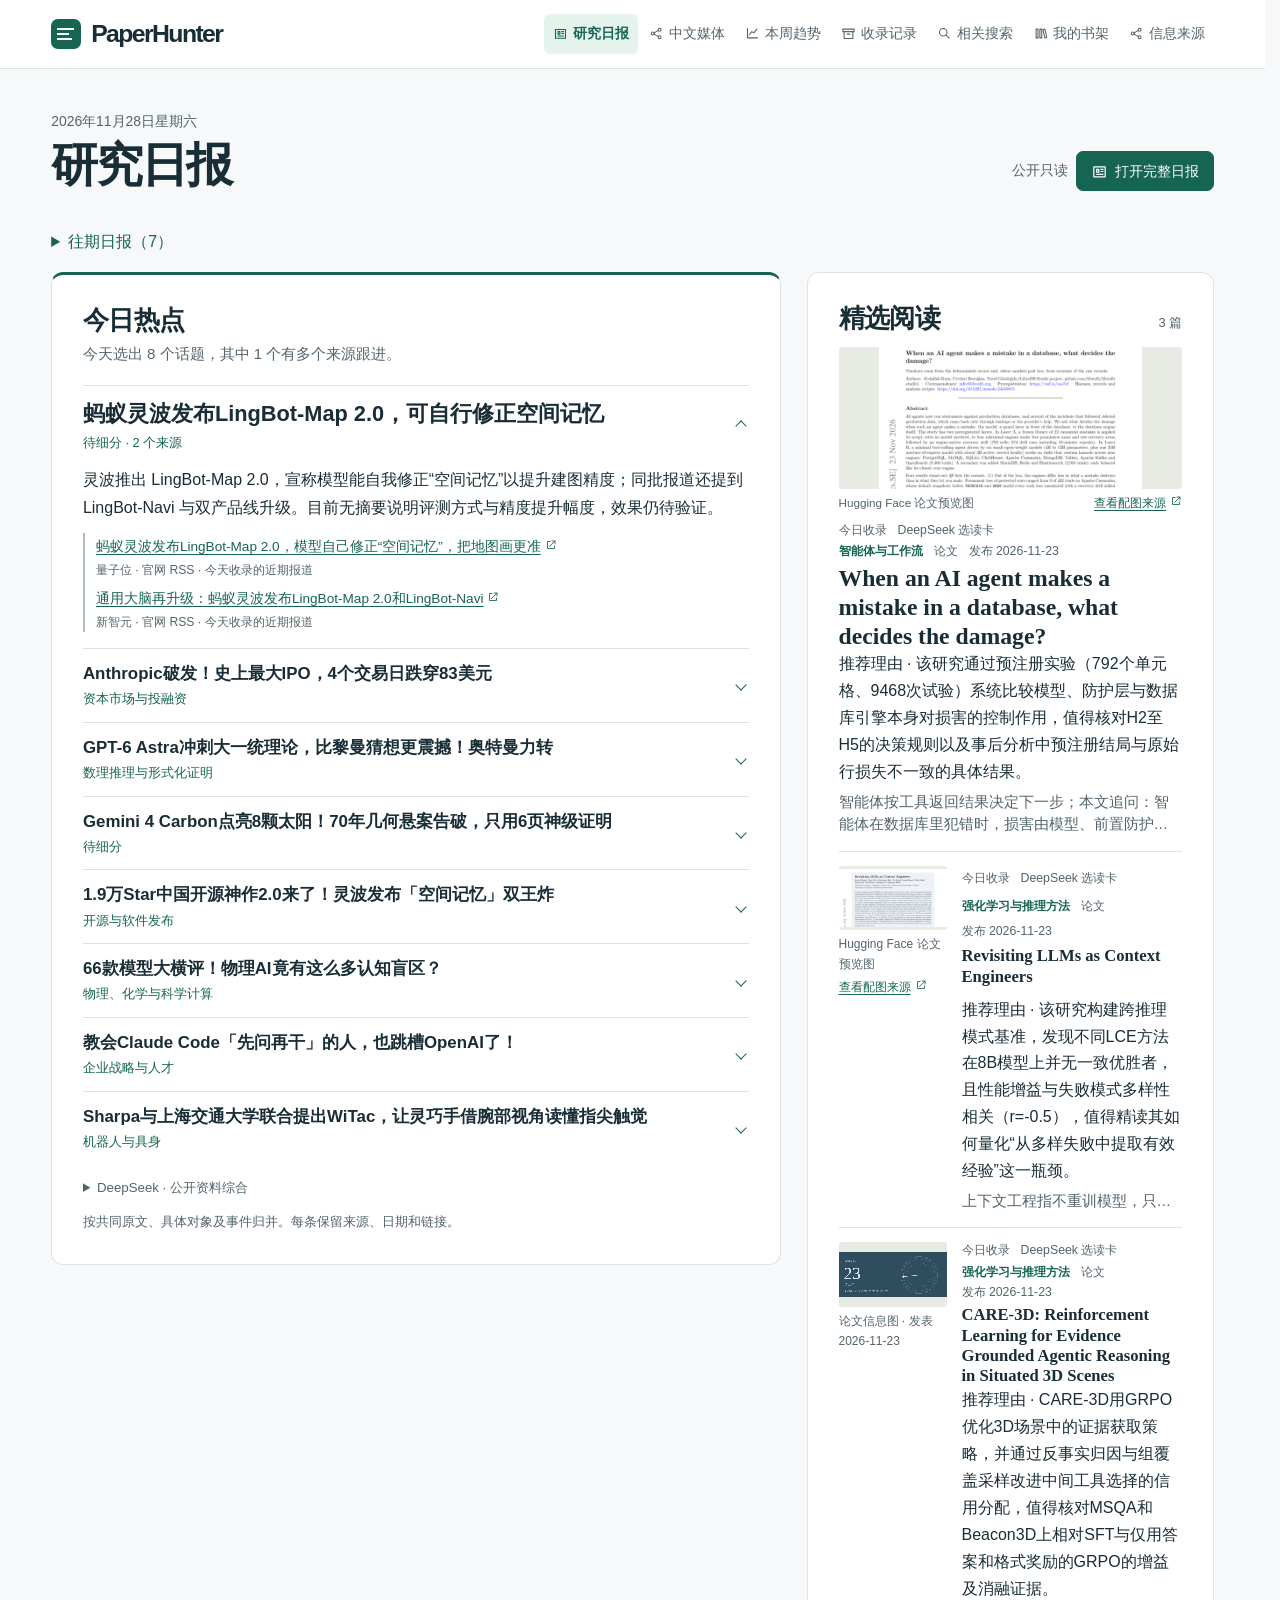
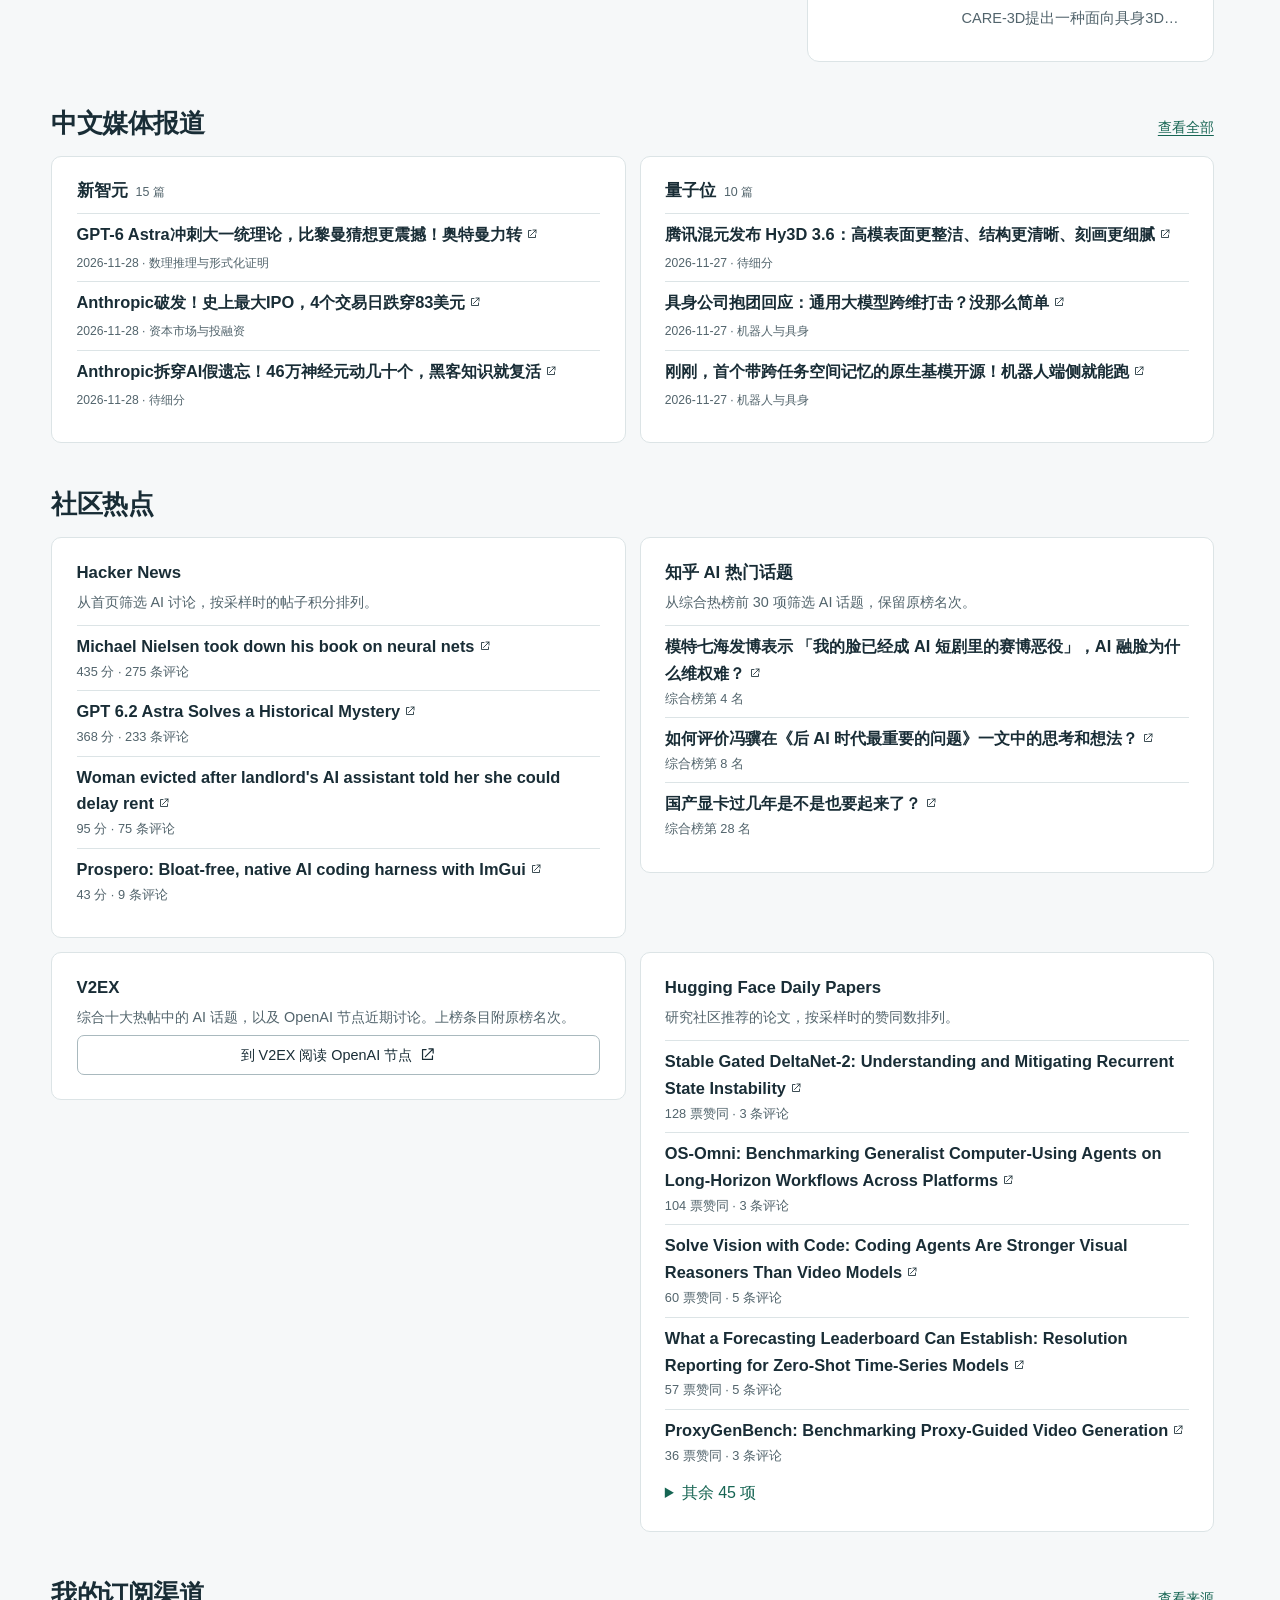
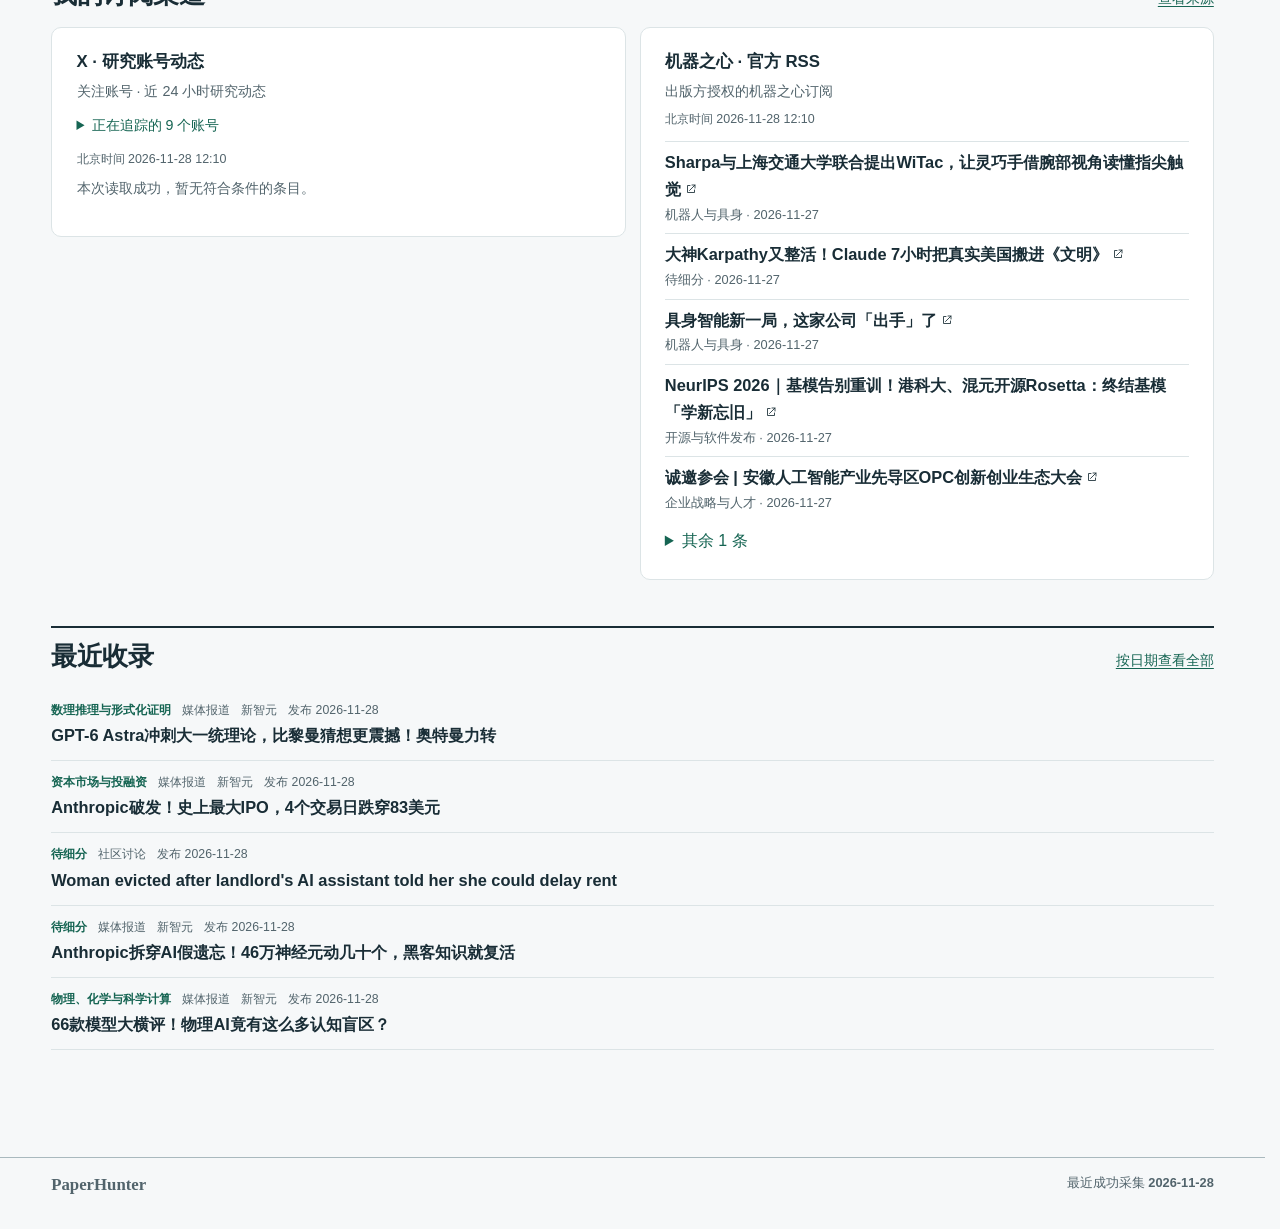
<file: index.html>
<!doctype html>
<html lang="zh-CN" data-reader="static">
<head>
  <meta charset="utf-8">
  <meta name="viewport" content="width=device-width, initial-scale=1">
  <meta name="theme-color" content="#ffffff">
  <title>PaperHunter · 今日</title>
  <link rel="stylesheet" href="./static/style.css">
  <script defer src="./static/app.js"></script>
</head>
<body>
  <svg class="icon-library" xmlns="http://www.w3.org/2000/svg" aria-hidden="true">
    <symbol id="i-today" viewBox="0 0 24 24"><path d="M4 5.5h16v14H4zM8 9h3v4H8zM14 9h3m-3 3h3M8 16h9"/></symbol>
    <symbol id="i-week" viewBox="0 0 24 24"><path d="M4 4v15h16M7 14l4-5 3 2 5-6"/></symbol>
    <symbol id="i-library" viewBox="0 0 24 24"><path d="M5 5h3v14H5zm6 0h3v14h-3zm5 1 3-1 3 13-3 1z"/></symbol>
    <symbol id="i-sources" viewBox="0 0 24 24"><circle cx="6" cy="12" r="2.4"/><circle cx="17" cy="6" r="2.4"/><circle cx="17" cy="18" r="2.4"/><path d="m8 11 7-4M8 13l7 4"/></symbol>
    <symbol id="i-link" viewBox="0 0 24 24"><path d="m10 14 4-4M9 16l-1 1a3.5 3.5 0 0 1-5-5l5-5a3.5 3.5 0 0 1 5 0m2 1 1-1a3.5 3.5 0 0 1 5 5l-5 5a3.5 3.5 0 0 1-5 0"/></symbol>
    <symbol id="i-sync" viewBox="0 0 24 24"><path d="M20 4v5h-5M4 20v-5h5m10.4-6.6a8 8 0 0 0-13-3M4.6 15.6a8 8 0 0 0 13 3"/></symbol>
    <symbol id="i-bookmark" viewBox="0 0 24 24"><path d="M6 4h12v16l-6-4-6 4z"/></symbol>
    <symbol id="i-track" viewBox="0 0 24 24"><circle cx="12" cy="12" r="2"/><path d="M7.6 7.6a6.2 6.2 0 0 0 0 8.8m8.8-8.8a6.2 6.2 0 0 1 0 8.8M5 5a10 10 0 0 0 0 14M19 5a10 10 0 0 1 0 14"/></symbol>
    <symbol id="i-check" viewBox="0 0 24 24"><path d="m4 12 5 5L20 6"/></symbol>
    <symbol id="i-external" viewBox="0 0 24 24"><path d="M14 4h6v6m0-6L9 15m1-10H5v14h14v-5"/></symbol>
    <symbol id="i-search" viewBox="0 0 24 24"><circle cx="10" cy="10" r="6"/><path d="m14.5 14.5 5 5"/></symbol>
    <symbol id="i-close" viewBox="0 0 24 24"><path d="m6 6 12 12M6 18 18 6"/></symbol>
    <symbol id="i-archive" viewBox="0 0 24 24"><path d="M3 5h18v4H3zM5 9v11h14V9m-9 4h4"/></symbol>
    <symbol id="i-meter" viewBox="0 0 24 24"><path d="M4 19h16M6 16v-5m6 5V5m6 11V8"/></symbol>
  </svg>
  <a class="skip" href="#main">跳至正文</a>
  <header class="site-header"><div class="site-header-inner">
    <a href="#today" class="brand" aria-label="PaperHunter 首页"><span class="brand-icon" aria-hidden="true"><i></i><i></i><i></i></span>PaperHunter</a>
    <button type="button" class="nav-toggle" id="nav-toggle" aria-controls="main-nav" aria-expanded="false"><span class="menu-lines" aria-hidden="true"></span>导航</button>
    <nav id="main-nav" aria-label="主要导航">
      <a href="#today" data-view="today"><svg class="icon"><use href="#i-today"/></svg>研究日报</a>
      <a href="#press" data-view="press"><svg class="icon"><use href="#i-sources"/></svg>中文媒体</a>
      <a href="#week" data-view="week"><svg class="icon"><use href="#i-week"/></svg>本周趋势</a>
      <a href="#archive" data-view="archive"><svg class="icon"><use href="#i-archive"/></svg>收录记录</a>
      <a href="#search" data-view="search"><svg class="icon"><use href="#i-search"/></svg>相关搜索</a>
      <a href="#library" data-view="library"><svg class="icon"><use href="#i-library"/></svg>我的书架</a>
      <a href="#sources" data-view="sources"><svg class="icon"><use href="#i-sources"/></svg>信息来源</a>
      <a href="#usage" data-view="usage" hidden><svg class="icon"><use href="#i-meter"/></svg>API 用量</a>
    </nav>
  </div></header>
  <main id="main" tabindex="-1">
    <header class="masthead">
      <div><p id="calendar" class="calendar"></p><h1 id="view-title">研究日报</h1></div>
      <div class="mast-actions">
        <span id="reader-mode" class="subtle" hidden>公开只读</span>
        <button id="open-import" type="button" class="button secondary" hidden><svg class="icon"><use href="#i-link"/></svg>收录链接</button>
        <button id="refresh" type="button" class="button secondary" hidden><svg class="icon"><use href="#i-sync"/></svg><span>刷新来源</span></button>
        <a id="daily-edition" class="button primary" target="_blank" rel="noopener" hidden><svg class="icon"><use href="#i-today"/></svg>打开完整日报</a>
      </div>
    </header>
    <div id="notice" role="status" aria-live="polite" hidden></div>
    <div id="content" aria-busy="true"><div class="empty">正在读取研究资料…</div></div>
    <noscript>请启用 JavaScript 以阅读和搜索研究资料。</noscript>
  </main>
  <footer class="site-footer"><span>PaperHunter</span><span>最近成功采集 <strong id="last-sync">—</strong></span></footer>
  <dialog id="reader" aria-labelledby="reader-title">
    <form method="dialog" class="close-form"><button class="icon-button" aria-label="关闭详情"><svg class="icon"><use href="#i-close"/></svg></button></form>
    <div id="reader-body"></div>
  </dialog>
  <dialog id="importer" aria-labelledby="import-title">
    <form method="dialog" class="close-form"><button class="icon-button" aria-label="关闭收录窗口"><svg class="icon"><use href="#i-close"/></svg></button></form>
    <h2 id="import-title">收录研究链接</h2>
    <form id="import-form">
      <label class="field">原文网址<input name="url" type="url" placeholder="https://" required></label>
      <label class="field">标题（选填）<input name="title" type="text"></label>
      <label class="field">我的笔记（选填）<textarea name="note" rows="3"></textarea></label>
      <p class="form-status" role="status" id="import-status"></p>
      <button class="button primary" type="submit">收录到资料库</button>
    </form>
  </dialog>
</body>
</html>
</file>
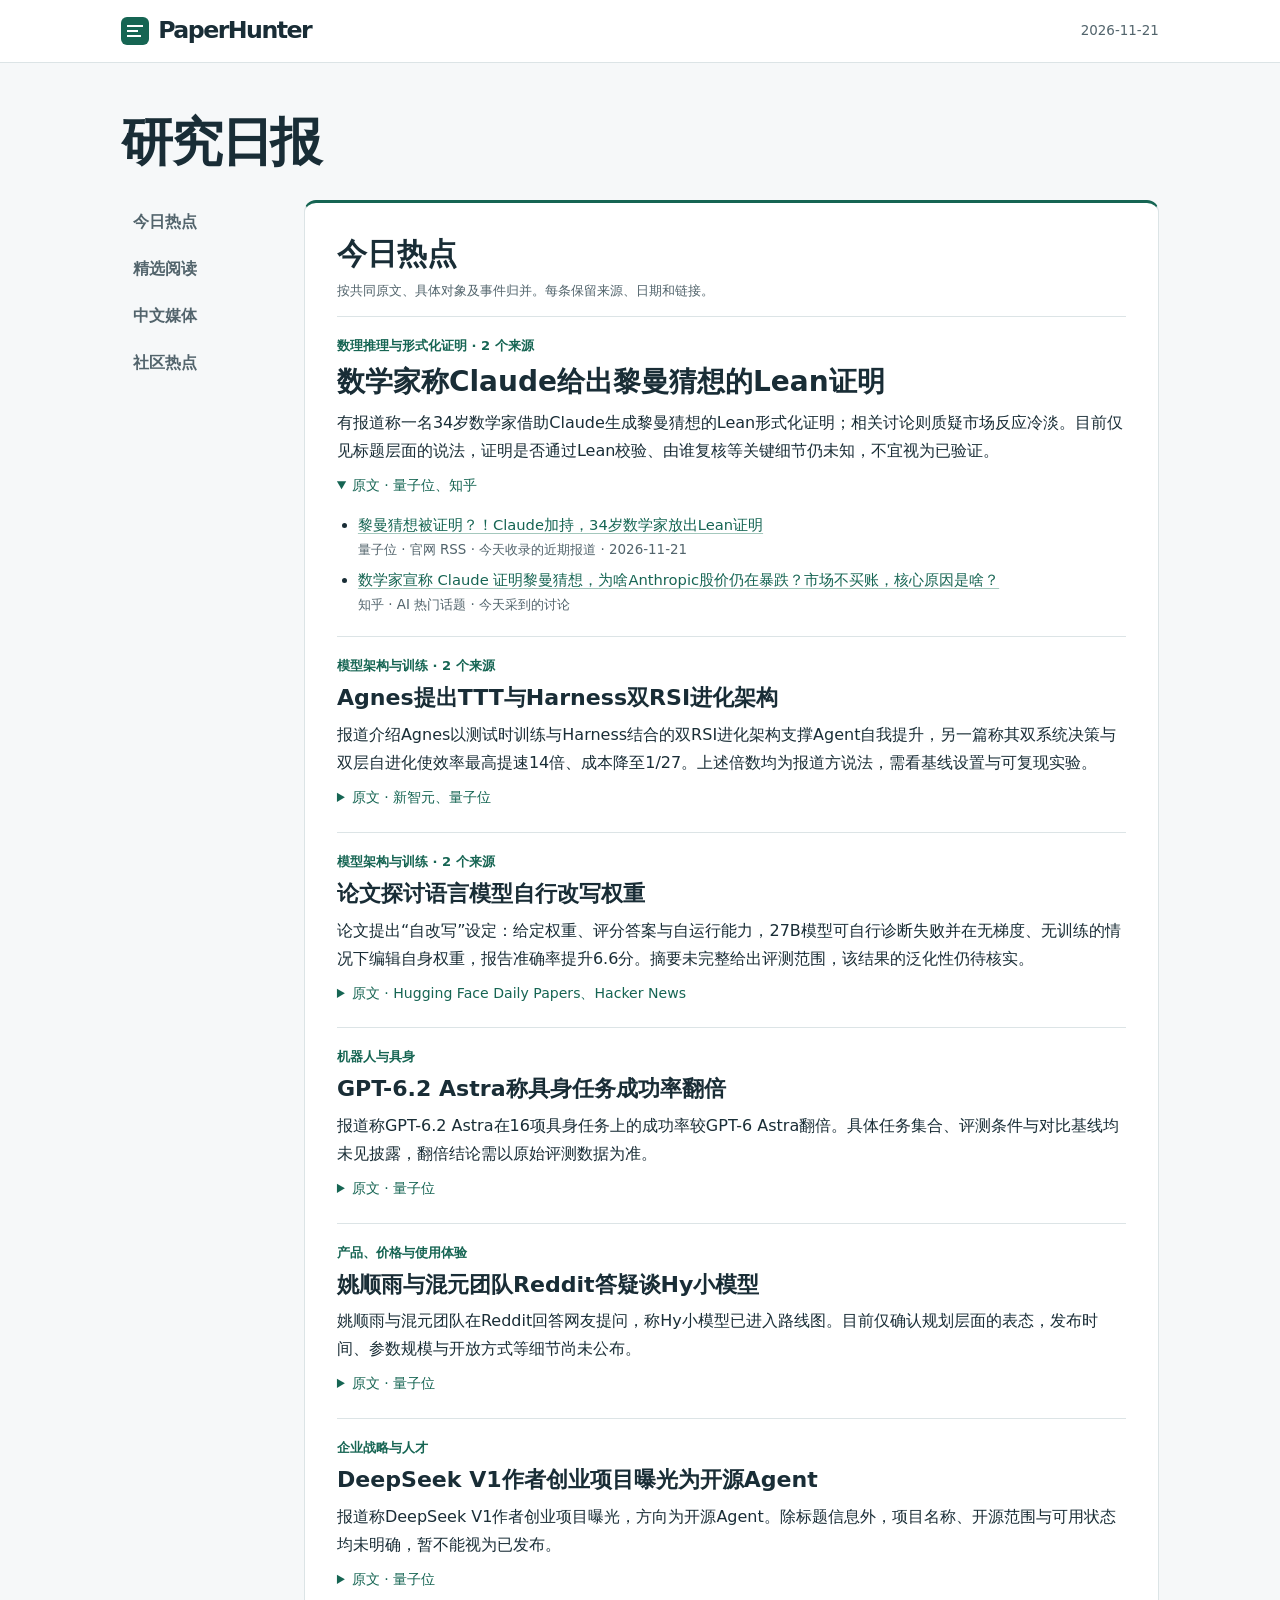
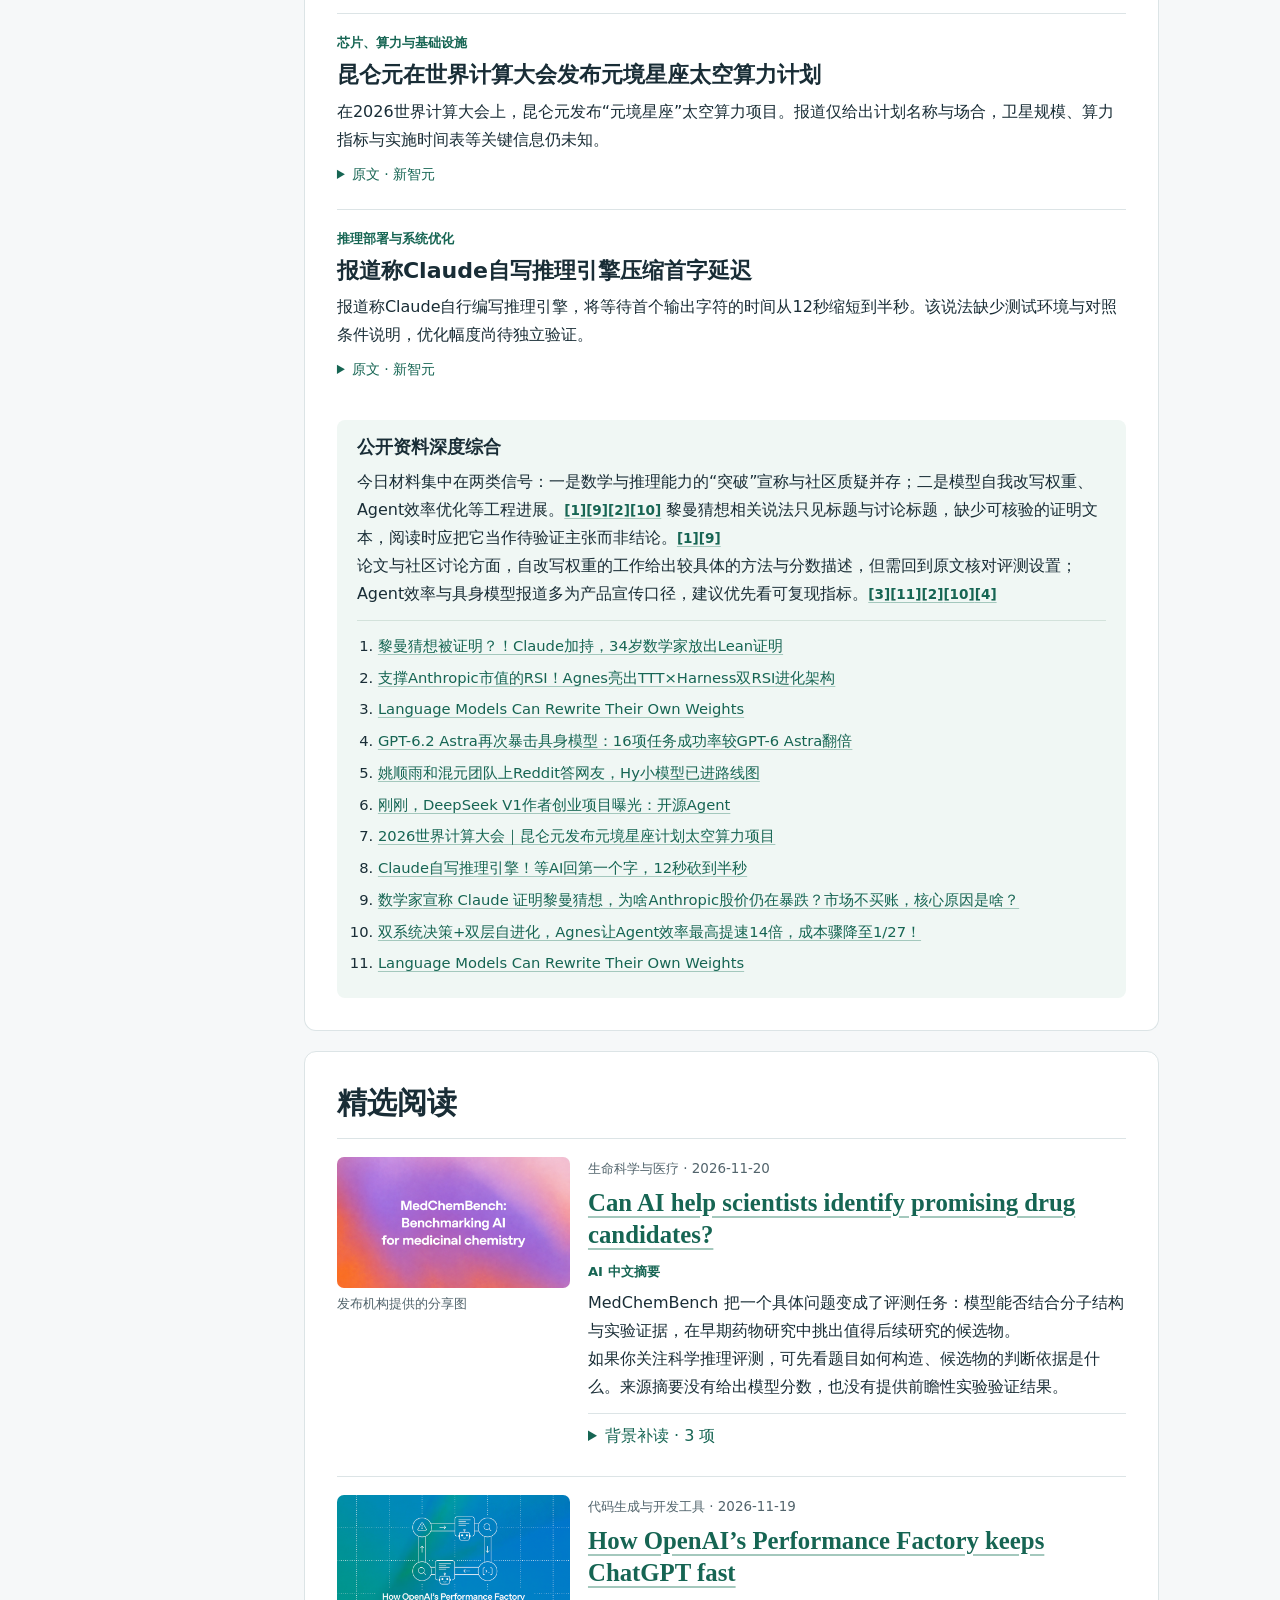
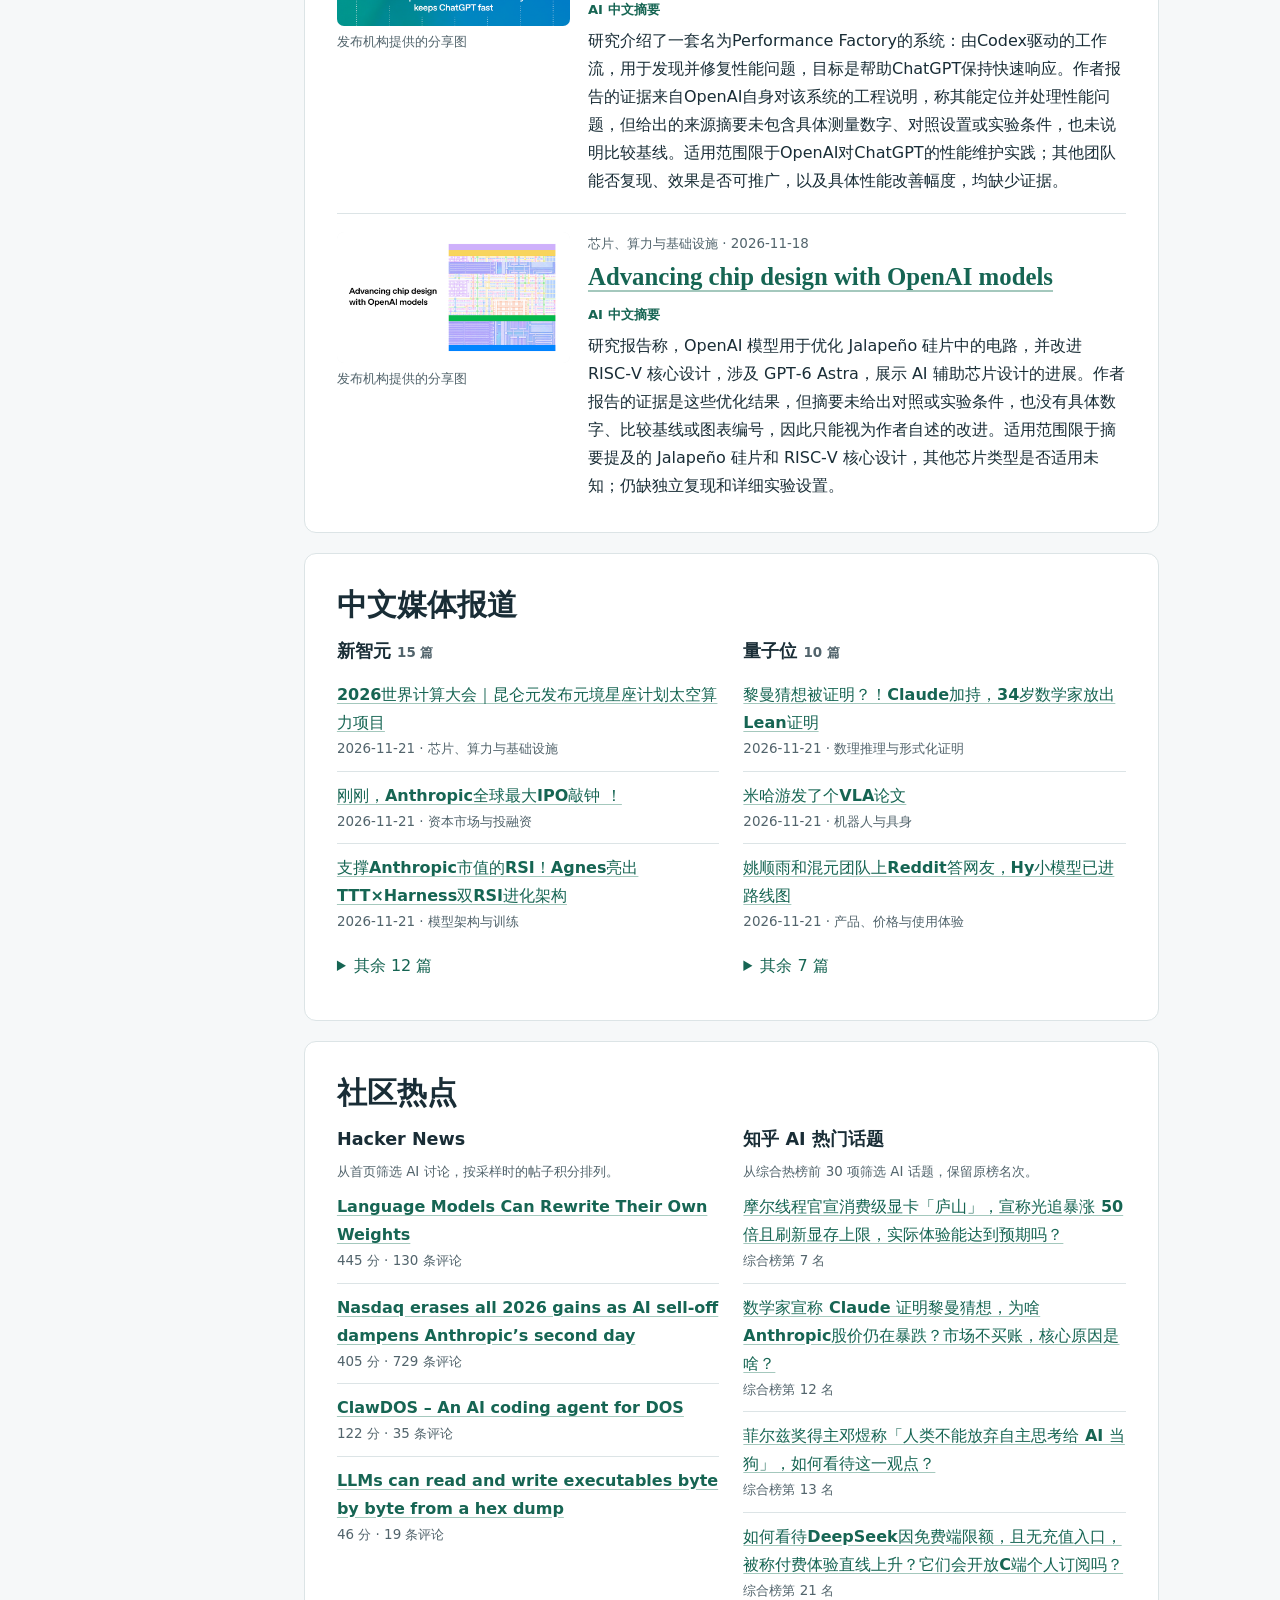
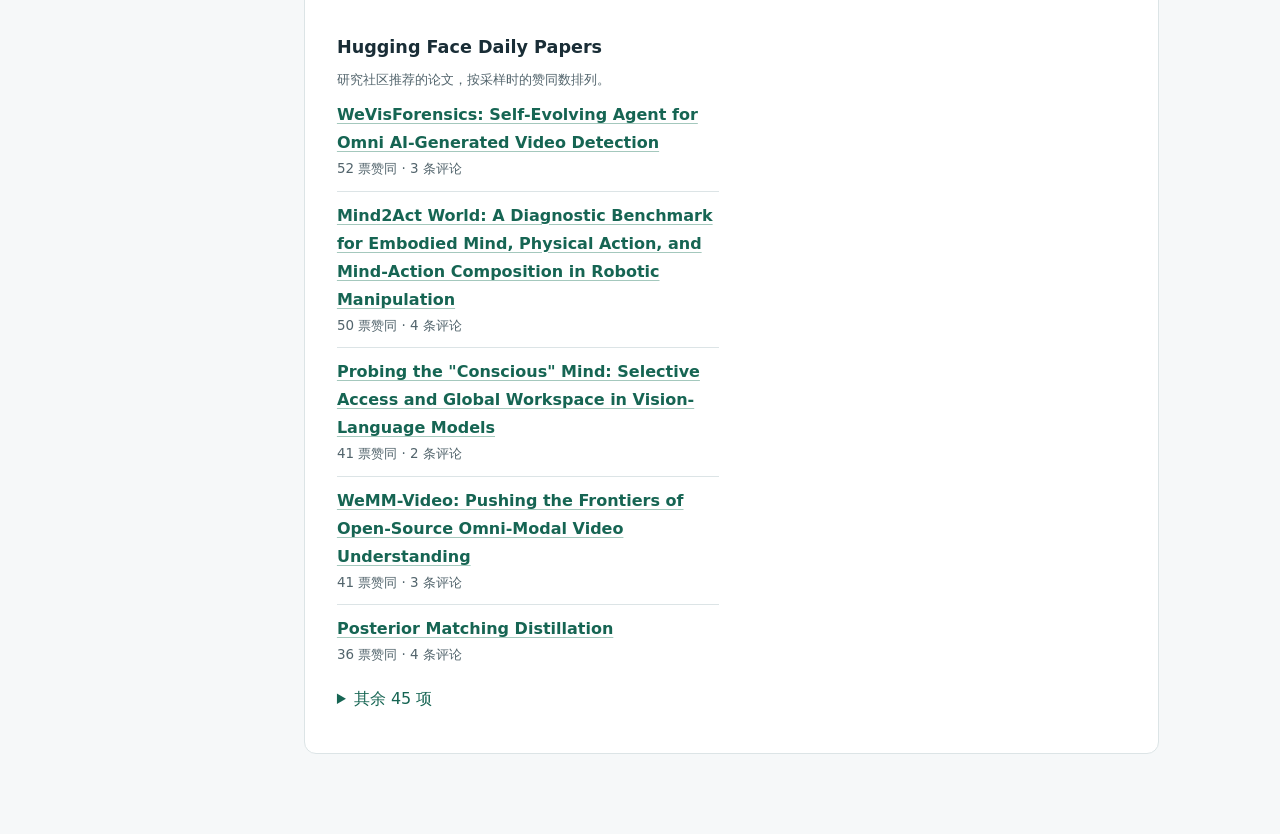
<file: daily/2026-11-21.html>
<!doctype html><html lang="zh-CN"><head><meta charset="utf-8">
<meta name="viewport" content="width=device-width,initial-scale=1">
<meta name="referrer" content="no-referrer"><title>PaperHunter · 2026-11-21</title>
<style>
:root {
  color-scheme: light;
  --ink: #192d36;
  --muted: #52646c;
  --accent: #166553;
  --wash: #e5f3ed;
  --page: #f6f8f9;
  --line: #dce4e6;
  --serif: "Baskervville", Georgia, "Songti SC", SimSun, serif;
}
* { box-sizing: border-box; }
body { margin: 0; background: var(--page); color: var(--ink); font: 1rem/1.75 "DM Sans", system-ui, "Microsoft YaHei", sans-serif; }
.wrap { max-width: 1140px; margin: auto; padding-inline: clamp(16px,4vw,52px); }
.mast { background: #fff; border-bottom: 1px solid var(--line); }
.mast .wrap { display: flex; align-items: center; justify-content: space-between; gap: 14px; min-height: 62px; }
.mast b { display: flex; align-items: center; gap: 9px; font-size: 1.48rem; letter-spacing: -.065em; }
.mast b::before { content: ""; width: 28px; height: 28px; background:
  linear-gradient(white,white) 6px 8px/16px 2px no-repeat,
  linear-gradient(white,white) 6px 13px/11px 2px no-repeat,
  linear-gradient(white,white) 6px 18px/14px 2px no-repeat, var(--accent); border-radius: 6px; }
.mast time, .meta, figcaption { color: var(--muted); font-size: .84rem; }
.mast time { font-variant-numeric: tabular-nums; }
h1, h2, h3, p, figure, dl, dd { margin: 0; }
h1, h2, h3 { line-height: 1.35; overflow-wrap: anywhere; }
h1, h2 { font-family: var(--serif); }
h1 { margin-block: clamp(22px,3.5vw,46px) 22px; font-size: clamp(2.05rem,4.3vw,3.25rem); letter-spacing: -.045em; }
h2 { font-size: clamp(1.38rem,2.5vw,1.85rem); margin-bottom: 14px; }
h3 { font-size: 1.1rem; margin-bottom: 8px; }
a { color: var(--accent); text-decoration-color: #a4c8bd; text-underline-offset: .2em; overflow-wrap: anywhere; }
a:hover { color: #0d4639; text-decoration-color: currentColor; }
:focus-visible { outline: 3px solid var(--accent); outline-offset: 3px; }
.edition-layout { display: grid; grid-template-columns: 9.5rem minmax(0,1fr); gap: clamp(14px,2.4vw,32px); align-items: start; padding-bottom: 60px; }
nav { display: grid; position: sticky; top: 18px; gap: 3px; }
nav a { border-radius: 6px; color: var(--muted); padding: 8px 12px; text-decoration: none; font-weight: 600; }
nav a:hover, nav a:focus-visible { background: var(--wash); color: var(--accent); }
.edition-body { min-width: 0; }
section { margin-bottom: 20px; border: 1px solid var(--line); border-radius: 12px; background: #fff; padding: clamp(18px,3vw,32px); scroll-margin-top: 14px; }
.overview { border-top: 3px solid var(--accent); }
.overview > h2 { margin-bottom: 4px; }
.topic { border-top: 1px solid var(--line); padding-block: 18px 14px; }
.topic:first-of-type { margin-top: 14px; }
.topic h3 { font-size: clamp(1.10rem,2vw,1.38rem); }
.topic:first-of-type h3 { font-size: clamp(1.28rem,2.5vw,1.75rem); }
.topic-meta, .cap { color: var(--accent); font-size: .82rem; font-weight: 650; margin-bottom: 5px; }
.topic > p, .body { overflow-wrap: anywhere; }
.body { white-space: pre-line; }
details summary { color: var(--accent); cursor: pointer; padding: 8px 0; }
.event-originals summary { font-size: .88rem; }
.citations, .reading-guide ul { margin: 4px 0 0; padding-left: 21px; font-size: .92rem; }
.citations li { margin-block: 6px; }
.citations .meta, .channels li .meta, .press li .meta { display: block; }
.reference { font-size: .85em; font-weight: 650; }
.citations li:target { background: var(--wash); }
.analysis { background: #f0f7f4; padding: 16px 20px; border-radius: 8px; margin-top: 16px; }
.analysis .citations { border-top: 1px solid #d3e2db; margin-top: 12px; padding-top: 6px; }
.pick { display: grid; grid-template-columns: minmax(100px,.65fr) minmax(0,1.5fr); align-items: start; gap: 18px; padding-block: 18px; border-top: 1px solid var(--line); }
.pick:last-child { padding-bottom: 0; }
.pick h3 { font: 650 clamp(1.15rem,2.2vw,1.55rem)/1.3 var(--serif); margin: 6px 0 10px; }
.cover img { display: block; width: 100%; height: auto; max-height: 250px; object-fit: contain; background: var(--page); border-radius: 7px; }
.cover figcaption { margin-top: 4px; }
.fact-sheet { color: white; background: #19564b; padding: 14px 16px; border-radius: 8px; }
.fact-sheet strong { display: block; font-size: 1.25rem; line-height: 1.4; margin: 8px 0; }
.fact-sheet dl { border-top: 1px solid #678f84; padding-top: 5px; font-size: .8rem; }
.fact-sheet figcaption, .fact-sheet dt { color: #d7e8e1; }
.channels { display: grid; grid-template-columns: repeat(2,minmax(0,1fr)); gap: 24px; }
.channels ul, .press > details > ul { list-style: none; margin: 0; padding: 0; }
.channels li, .press > details li { padding: 10px 0; overflow-wrap: anywhere; border-bottom: 1px solid var(--line); }
.channels li:last-child, .press > details li:last-child { border: 0; }
.channels li a, .press > details li a { font-weight: 550; }
.press > details { border-top: 1px solid var(--line); }
.reading-guide, .guide-empty { border-top: 1px solid var(--line); margin-top: 12px; }
.reading-guide li p { color: var(--muted); }
@media (max-width: 760px) {
  .mast .wrap { min-height: 54px; }
  .edition-layout { display: block; }
  nav { position: static; display: flex; flex-wrap: wrap; gap: 1px 7px; margin-bottom: 16px; border-block: 1px solid var(--line); }
  nav a { padding: 10px 4px; font-size: .875rem; }
  section { margin-bottom: 14px; }
}
@media (max-width: 570px) {
  .pick, .channels { grid-template-columns: minmax(0,1fr); gap: 14px; }
  .pick { padding: 16px 0; }
  .event-originals summary, .press summary, .channels summary { padding-block: 11px; }
}
@media print {
  body, section { background: white; }
  nav { display: none; }
  .wrap { max-width: none; padding: 0; }
  .edition-layout { display: block; }
  section { border: 0; padding: 0; }
  .pick, .topic { break-inside: avoid; }
}
</style></head><body><header class="mast"><div class="wrap"><b>PaperHunter</b>
<time datetime="2026-11-21">2026-11-21</time></div></header>
<main class="wrap"><h1>研究日报</h1>
<div class="edition-layout"><nav aria-label="本期目录"><a href="#events">今日热点</a><a href="#picks">精选阅读</a><a href="#press">中文媒体</a><a href="#community">社区热点</a></nav><div class="edition-body">
<section class="overview" id="events"><h2>今日热点</h2><p class="meta">按共同原文、具体对象及事件归并。每条保留来源、日期和链接。</p><article class="topic"><p class="topic-meta">数理推理与形式化证明 · 2 个来源</p><h3>数学家称Claude给出黎曼猜想的Lean证明</h3><p>有报道称一名34岁数学家借助Claude生成黎曼猜想的Lean形式化证明；相关讨论则质疑市场反应冷淡。目前仅见标题层面的说法，证明是否通过Lean校验、由谁复核等关键细节仍未知，不宜视为已验证。</p><details class="event-originals" open><summary>原文 · 量子位、知乎</summary><ul class="citations"><li><a href="https://www.qbitai.com/2026/11/511727.html" rel="noreferrer">黎曼猜想被证明？！Claude加持，34岁数学家放出Lean证明</a> <span class="meta">量子位 · 官网 RSS · 今天收录的近期报道 · 2026-11-21</span></li><li><a href="https://www.zhihu.com/question/2107267149399947120" rel="noreferrer">数学家宣称 Claude 证明黎曼猜想，为啥Anthropic股价仍在暴跌？市场不买账，核心原因是啥？</a> <span class="meta">知乎 · AI 热门话题 · 今天采到的讨论</span></li></ul></details></article><article class="topic"><p class="topic-meta">模型架构与训练 · 2 个来源</p><h3>Agnes提出TTT与Harness双RSI进化架构</h3><p>报道介绍Agnes以测试时训练与Harness结合的双RSI进化架构支撑Agent自我提升，另一篇称其双系统决策与双层自进化使效率最高提速14倍、成本降至1/27。上述倍数均为报道方说法，需看基线设置与可复现实验。</p><details class="event-originals"><summary>原文 · 新智元、量子位</summary><ul class="citations"><li><a href="https://aiera.com.cn/asi-post.html?id=124602" rel="noreferrer">支撑Anthropic市值的RSI！Agnes亮出TTT×Harness双RSI进化架构</a> <span class="meta">新智元 · 官网 RSS · 今天收录的近期报道 · 2026-11-21</span></li><li><a href="https://www.qbitai.com/2026/11/511582.html" rel="noreferrer">双系统决策+双层自进化，Agnes让Agent效率最高提速14倍，成本骤降至1/27！</a> <span class="meta">量子位 · 官网 RSS · 今天收录的近期报道 · 2026-11-20</span></li></ul></details></article><article class="topic"><p class="topic-meta">模型架构与训练 · 2 个来源</p><h3>论文探讨语言模型自行改写权重</h3><p>论文提出“自改写”设定：给定权重、评分答案与自运行能力，27B模型可自行诊断失败并在无梯度、无训练的情况下编辑自身权重，报告准确率提升6.6分。摘要未完整给出评测范围，该结果的泛化性仍待核实。</p><details class="event-originals"><summary>原文 · Hugging Face Daily Papers、Hacker News</summary><ul class="citations"><li><a href="https://arxiv.org/abs/2611.21885" rel="noreferrer">Language Models Can Rewrite Their Own Weights</a> <span class="meta">Hugging Face Daily Papers · 今天收录的近期成果 · 2026-11-16</span></li><li><a href="https://news.ycombinator.com/item?id=50577265" rel="noreferrer">Language Models Can Rewrite Their Own Weights</a> <span class="meta">Hacker News · 今天采到的讨论</span></li></ul></details></article><article class="topic"><p class="topic-meta">机器人与具身</p><h3>GPT-6.2 Astra称具身任务成功率翻倍</h3><p>报道称GPT-6.2 Astra在16项具身任务上的成功率较GPT-6 Astra翻倍。具体任务集合、评测条件与对比基线均未见披露，翻倍结论需以原始评测数据为准。</p><details class="event-originals"><summary>原文 · 量子位</summary><ul class="citations"><li><a href="https://www.qbitai.com/2026/11/511779.html" rel="noreferrer">GPT-6.2 Astra再次暴击具身模型：16项任务成功率较GPT-6 Astra翻倍</a> <span class="meta">量子位 · 官网 RSS · 今天收录的近期报道 · 2026-11-21</span></li></ul></details></article><article class="topic"><p class="topic-meta">产品、价格与使用体验</p><h3>姚顺雨与混元团队Reddit答疑谈Hy小模型</h3><p>姚顺雨与混元团队在Reddit回答网友提问，称Hy小模型已进入路线图。目前仅确认规划层面的表态，发布时间、参数规模与开放方式等细节尚未公布。</p><details class="event-originals"><summary>原文 · 量子位</summary><ul class="citations"><li><a href="https://www.qbitai.com/2026/11/511757.html" rel="noreferrer">姚顺雨和混元团队上Reddit答网友，Hy小模型已进路线图</a> <span class="meta">量子位 · 官网 RSS · 今天收录的近期报道 · 2026-11-21</span></li></ul></details></article><article class="topic"><p class="topic-meta">企业战略与人才</p><h3>DeepSeek V1作者创业项目曝光为开源Agent</h3><p>报道称DeepSeek V1作者创业项目曝光，方向为开源Agent。除标题信息外，项目名称、开源范围与可用状态均未明确，暂不能视为已发布。</p><details class="event-originals"><summary>原文 · 量子位</summary><ul class="citations"><li><a href="https://www.qbitai.com/2026/11/511570.html" rel="noreferrer">刚刚，DeepSeek V1作者创业项目曝光：开源Agent</a> <span class="meta">量子位 · 官网 RSS · 今天收录的近期报道 · 2026-11-21</span></li></ul></details></article><article class="topic"><p class="topic-meta">芯片、算力与基础设施</p><h3>昆仑元在世界计算大会发布元境星座太空算力计划</h3><p>在2026世界计算大会上，昆仑元发布“元境星座”太空算力项目。报道仅给出计划名称与场合，卫星规模、算力指标与实施时间表等关键信息仍未知。</p><details class="event-originals"><summary>原文 · 新智元</summary><ul class="citations"><li><a href="https://aiera.com.cn/asi-post.html?id=124677" rel="noreferrer">2026世界计算大会｜昆仑元发布元境星座计划太空算力项目</a> <span class="meta">新智元 · 官网 RSS · 今天收录的近期报道 · 2026-11-21</span></li></ul></details></article><article class="topic"><p class="topic-meta">推理部署与系统优化</p><h3>报道称Claude自写推理引擎压缩首字延迟</h3><p>报道称Claude自行编写推理引擎，将等待首个输出字符的时间从12秒缩短到半秒。该说法缺少测试环境与对照条件说明，优化幅度尚待独立验证。</p><details class="event-originals"><summary>原文 · 新智元</summary><ul class="citations"><li><a href="https://aiera.com.cn/asi-post.html?id=124673" rel="noreferrer">Claude自写推理引擎！等AI回第一个字，12秒砍到半秒</a> <span class="meta">新智元 · 官网 RSS · 今天收录的近期报道 · 2026-11-21</span></li></ul></details></article><div class="analysis"><h3>公开资料深度综合</h3><p class="body">今日材料集中在两类信号：一是数学与推理能力的“突破”宣称与社区质疑并存；二是模型自我改写权重、Agent效率优化等工程进展。<a class="reference" href="#evidence-1" aria-label="查看出处 1">[1]</a><a class="reference" href="#evidence-9" aria-label="查看出处 9">[9]</a><a class="reference" href="#evidence-2" aria-label="查看出处 2">[2]</a><a class="reference" href="#evidence-10" aria-label="查看出处 10">[10]</a> 黎曼猜想相关说法只见标题与讨论标题，缺少可核验的证明文本，阅读时应把它当作待验证主张而非结论。<a class="reference" href="#evidence-1" aria-label="查看出处 1">[1]</a><a class="reference" href="#evidence-9" aria-label="查看出处 9">[9]</a>
论文与社区讨论方面，自改写权重的工作给出较具体的方法与分数描述，但需回到原文核对评测设置；Agent效率与具身模型报道多为产品宣传口径，建议优先看可复现指标。<a class="reference" href="#evidence-3" aria-label="查看出处 3">[3]</a><a class="reference" href="#evidence-11" aria-label="查看出处 11">[11]</a><a class="reference" href="#evidence-2" aria-label="查看出处 2">[2]</a><a class="reference" href="#evidence-10" aria-label="查看出处 10">[10]</a><a class="reference" href="#evidence-4" aria-label="查看出处 4">[4]</a></p><ol class="citations"><li id="evidence-1"><a href="https://www.qbitai.com/2026/11/511727.html" rel="noreferrer">黎曼猜想被证明？！Claude加持，34岁数学家放出Lean证明</a></li><li id="evidence-2"><a href="https://aiera.com.cn/asi-post.html?id=124602" rel="noreferrer">支撑Anthropic市值的RSI！Agnes亮出TTT×Harness双RSI进化架构</a></li><li id="evidence-3"><a href="https://arxiv.org/abs/2611.21885" rel="noreferrer">Language Models Can Rewrite Their Own Weights</a></li><li id="evidence-4"><a href="https://www.qbitai.com/2026/11/511779.html" rel="noreferrer">GPT-6.2 Astra再次暴击具身模型：16项任务成功率较GPT-6 Astra翻倍</a></li><li id="evidence-5"><a href="https://www.qbitai.com/2026/11/511757.html" rel="noreferrer">姚顺雨和混元团队上Reddit答网友，Hy小模型已进路线图</a></li><li id="evidence-6"><a href="https://www.qbitai.com/2026/11/511570.html" rel="noreferrer">刚刚，DeepSeek V1作者创业项目曝光：开源Agent</a></li><li id="evidence-7"><a href="https://aiera.com.cn/asi-post.html?id=124677" rel="noreferrer">2026世界计算大会｜昆仑元发布元境星座计划太空算力项目</a></li><li id="evidence-8"><a href="https://aiera.com.cn/asi-post.html?id=124673" rel="noreferrer">Claude自写推理引擎！等AI回第一个字，12秒砍到半秒</a></li><li id="evidence-9"><a href="https://www.zhihu.com/question/2107267149399947120" rel="noreferrer">数学家宣称 Claude 证明黎曼猜想，为啥Anthropic股价仍在暴跌？市场不买账，核心原因是啥？</a></li><li id="evidence-10"><a href="https://www.qbitai.com/2026/11/511582.html" rel="noreferrer">双系统决策+双层自进化，Agnes让Agent效率最高提速14倍，成本骤降至1/27！</a></li><li id="evidence-11"><a href="https://news.ycombinator.com/item?id=50577265" rel="noreferrer">Language Models Can Rewrite Their Own Weights</a></li></ol></div></section><section class="picks" id="picks"><h2>精选阅读</h2><article class="pick"><figure class="cover"><img src="../media/459dc5c3bd8aa6915754a39745b198d9a0d87a47d25cc8c37090d16c35128cd2.png" loading="lazy" referrerpolicy="no-referrer" alt="发布机构提供的分享图"><figcaption>发布机构提供的分享图</figcaption></figure><div><p class="meta">生命科学与医疗 · 2026-11-20</p><h3><a href="https://openai.com/index/introducing-medchembench" rel="noreferrer">Can AI help scientists identify promising drug candidates?</a></h3><p class="cap">AI 中文摘要</p><p class="body">MedChemBench 把一个具体问题变成了评测任务：模型能否结合分子结构与实验证据，在早期药物研究中挑出值得后续研究的候选物。
如果你关注科学推理评测，可先看题目如何构造、候选物的判断依据是什么。来源摘要没有给出模型分数，也没有提供前瞻性实验验证结果。</p><details class="reading-guide"><summary>背景补读 · 3 项</summary><p>评估 AI 帮助科研的能力，先分清测量的是答题得分、节省的时间，还是由独立实验验证的结果。观察样本如何选取、有没有对照以及评价数据是否泄漏。</p><ul><li><span class="meta">原文参考 · cdn.openai.com</span><br><a href="https://cdn.openai.com/pdf/09c4ec60-a32e-4652-837b-1811368a3bb0/medchembench-paper.pdf" rel="noreferrer">Can AI help scientists identify promising drug candidates? · 技术论文</a><p>发布机构在正文中链接的论文，可核对这篇报道所依据的研究。</p></li><li><span class="meta">概念入门 · Sayash Kapoor、Arvind Narayanan</span><br><a href="https://arxiv.org/abs/2207.07048" rel="noreferrer">Leakage and the Reproducibility Crisis in ML-based Science</a><p>评估 AI 帮助科研的能力，先分清测量的是答题得分、节省的时间，还是由独立实验验证的结果。观察样本如何选取、有没有对照以及评价数据是否泄漏。</p></li><li><span class="meta">讲解视频 · Sayash Kapoor · Princeton CITP</span><br><a href="https://www.youtube.com/watch?v=8SGdYYtmmwI" rel="noreferrer">The Missing Science of AI Evaluation</a><p>有公开出处的英文主题讲解，可先补概念，再回到当前条目。</p></li></ul></details></div></article><article class="pick"><figure class="cover"><img src="../media/f3c104a1ffa18ddcee48a93e02644b22d1e798696ba31e8845a0da880345b2a7.png" loading="lazy" referrerpolicy="no-referrer" alt="发布机构提供的分享图"><figcaption>发布机构提供的分享图</figcaption></figure><div><p class="meta">代码生成与开发工具 · 2026-11-19</p><h3><a href="https://openai.com/index/how-openai-performance-factory-keeps-chatgpt-fast" rel="noreferrer">How OpenAI’s Performance Factory keeps ChatGPT fast</a></h3><p class="cap">AI 中文摘要</p><p class="body">研究介绍了一套名为Performance Factory的系统：由Codex驱动的工作流，用于发现并修复性能问题，目标是帮助ChatGPT保持快速响应。作者报告的证据来自OpenAI自身对该系统的工程说明，称其能定位并处理性能问题，但给出的来源摘要未包含具体测量数字、对照设置或实验条件，也未说明比较基线。适用范围限于OpenAI对ChatGPT的性能维护实践；其他团队能否复现、效果是否可推广，以及具体性能改善幅度，均缺少证据。</p></div></article><article class="pick"><figure class="cover"><img src="../media/c1db62a62bbd36a49ea8898d7492d1ff600937ed18b259f7c9b1ac0e3f12312f.png" loading="lazy" referrerpolicy="no-referrer" alt="发布机构提供的分享图"><figcaption>发布机构提供的分享图</figcaption></figure><div><p class="meta">芯片、算力与基础设施 · 2026-11-18</p><h3><a href="https://openai.com/index/advancing-chip-design-with-our-models" rel="noreferrer">Advancing chip design with OpenAI models</a></h3><p class="cap">AI 中文摘要</p><p class="body">研究报告称，OpenAI 模型用于优化 Jalapeño 硅片中的电路，并改进 RISC‑V 核心设计，涉及 GPT‑6 Astra，展示 AI 辅助芯片设计的进展。作者报告的证据是这些优化结果，但摘要未给出对照或实验条件，也没有具体数字、比较基线或图表编号，因此只能视为作者自述的改进。适用范围限于摘要提及的 Jalapeño 硅片和 RISC‑V 核心设计，其他芯片类型是否适用未知；仍缺独立复现和详细实验设置。</p></div></article></section><section id="press"><h2>中文媒体报道</h2><div class="channels press"><div><h3>新智元 <small class="meta">15 篇</small></h3><ul><li><a href="https://aiera.com.cn/asi-post.html?id=124677" rel="noreferrer">2026世界计算大会｜昆仑元发布元境星座计划太空算力项目</a><small class="meta">2026-11-21 · 芯片、算力与基础设施</small></li><li><a href="https://aiera.com.cn/asi-post.html?id=124661" rel="noreferrer">刚刚，Anthropic全球最大IPO敲钟 ！</a><small class="meta">2026-11-21 · 资本市场与投融资</small></li><li><a href="https://aiera.com.cn/asi-post.html?id=124602" rel="noreferrer">支撑Anthropic市值的RSI！Agnes亮出TTT×Harness双RSI进化架构</a><small class="meta">2026-11-21 · 模型架构与训练</small></li></ul><details><summary>其余 12 篇</summary><ul><li><a href="https://aiera.com.cn/asi-post.html?id=124585" rel="noreferrer">GPT-6掀了国内牌桌，这个缺口逼疯全行业！下一个估值百亿新赛道来了</a><small class="meta">2026-11-21 · 资本市场与投融资</small></li><li><a href="https://aiera.com.cn/asi-post.html?id=124564" rel="noreferrer">ChatGPT越改越卡？OpenAI派AI自己查，揪出600多个病根</a><small class="meta">2026-11-21 · 产品、价格与使用体验</small></li><li><a href="https://aiera.com.cn/asi-post.html?id=124618" rel="noreferrer">GPT-6.2自己造出全新证法！94分钟拿下20年前顶刊定理首证</a><small class="meta">2026-11-21 · 数理推理与形式化证明</small></li><li><a href="https://aiera.com.cn/asi-post.html?id=124639" rel="noreferrer">Anthropic上市冲破2万亿美元！超级智能第一股开盘暴涨</a><small class="meta">2026-11-21 · 资本市场与投融资</small></li><li><a href="https://aiera.com.cn/asi-post.html?id=124673" rel="noreferrer">Claude自写推理引擎！等AI回第一个字，12秒砍到半秒</a><small class="meta">2026-11-21 · 推理部署与系统优化</small></li><li><a href="https://aiera.com.cn/asi-post.html?id=124552" rel="noreferrer">全新Gemini 4 Neon震撼上线！编程Agent夺冠，暴击Opus 5.5</a><small class="meta">2026-11-20 · 产品、价格与使用体验</small></li><li><a href="https://aiera.com.cn/asi-post.html?id=124490" rel="noreferrer">Fable 5.2开卷80%，闭卷仅47%！最强编程智能体遇上机器人难题</a><small class="meta">2026-11-20 · 机器人与具身</small></li><li><a href="https://aiera.com.cn/asi-post.html?id=124470" rel="noreferrer">Claude开AI工厂：7周造38个模型，狂揽5.5万下载！</a><small class="meta">2026-11-20 · 待细分</small></li><li><a href="https://aiera.com.cn/asi-post.html?id=124502" rel="noreferrer">奥特曼给「AI造AI」踩刹车！方向盘必须握在人类手中</a><small class="meta">2026-11-20 · 待细分</small></li><li><a href="https://aiera.com.cn/asi-post.html?id=124519" rel="noreferrer">全球史上最大IPO今晚敲钟！诺奖图灵奖得主联名反对</a><small class="meta">2026-11-20 · 资本市场与投融资</small></li><li><a href="https://aiera.com.cn/asi-post.html?id=124554" rel="noreferrer">灵光开放生态再扩容：新增企业微信、腾讯文档等7项连接能力，累计支持54项外部服务</a><small class="meta">2026-11-20 · 产品、价格与使用体验</small></li><li><a href="https://aiera.com.cn/asi-post.html?id=124534" rel="noreferrer">不用训练！Opus 5.5直接手写Transformer权重，13类任务全拿100%</a><small class="meta">2026-11-20 · 模型架构与训练</small></li></ul></details></div><div><h3>量子位 <small class="meta">10 篇</small></h3><ul><li><a href="https://www.qbitai.com/2026/11/511727.html" rel="noreferrer">黎曼猜想被证明？！Claude加持，34岁数学家放出Lean证明</a><small class="meta">2026-11-21 · 数理推理与形式化证明</small></li><li><a href="https://www.qbitai.com/2026/11/511740.html" rel="noreferrer">米哈游发了个VLA论文</a><small class="meta">2026-11-21 · 机器人与具身</small></li><li><a href="https://www.qbitai.com/2026/11/511757.html" rel="noreferrer">姚顺雨和混元团队上Reddit答网友，Hy小模型已进路线图</a><small class="meta">2026-11-21 · 产品、价格与使用体验</small></li></ul><details><summary>其余 7 篇</summary><ul><li><a href="https://www.qbitai.com/2026/11/511570.html" rel="noreferrer">刚刚，DeepSeek V1作者创业项目曝光：开源Agent</a><small class="meta">2026-11-21 · 企业战略与人才</small></li><li><a href="https://www.qbitai.com/2026/11/511779.html" rel="noreferrer">GPT-6.2 Astra再次暴击具身模型：16项任务成功率较GPT-6 Astra翻倍</a><small class="meta">2026-11-21 · 机器人与具身</small></li><li><a href="https://www.qbitai.com/2026/11/511679.html" rel="noreferrer">给万卡国产芯装个“超级外挂”！清华团队要造最强国产Token工厂</a><small class="meta">2026-11-20 · 芯片、算力与基础设施</small></li><li><a href="https://www.qbitai.com/2026/11/511610.html" rel="noreferrer">昇腾算力训出了双榜SOTA的具身世界模型，华为云这次想把整套底座开放出来</a><small class="meta">2026-11-20 · 芯片、算力与基础设施</small></li><li><a href="https://www.qbitai.com/2026/11/511722.html" rel="noreferrer">美国AI音乐巨头进军视频生成，底层模型来自中国MiniMax</a><small class="meta">2026-11-20 · 语音、音频与音乐</small></li><li><a href="https://www.qbitai.com/2026/11/511582.html" rel="noreferrer">双系统决策+双层自进化，Agnes让Agent效率最高提速14倍，成本骤降至1/27！</a><small class="meta">2026-11-20 · 智能体与工作流</small></li><li><a href="https://www.qbitai.com/2026/11/511603.html" rel="noreferrer">新浪新闻·2026探索大会在京举行 虚实交融共探智能时代共生新图景</a><small class="meta">2026-11-20 · 会议、活动与访谈</small></li></ul></details></div></div></section><section class="community" id="community"><h2>社区热点</h2><div class="channels"><div><h3>Hacker News</h3><p class="meta">从首页筛选 AI 讨论，按采样时的帖子积分排列。</p><ul><li><a href="https://news.ycombinator.com/item?id=50577265" rel="noreferrer">Language Models Can Rewrite Their Own Weights</a> <span class="meta">445 分 · 130 条评论</span></li><li><a href="https://news.ycombinator.com/item?id=50574383" rel="noreferrer">Nasdaq erases all 2026 gains as AI sell-off dampens Anthropic’s second day</a> <span class="meta">405 分 · 729 条评论</span></li><li><a href="https://news.ycombinator.com/item?id=50586292" rel="noreferrer">ClawDOS – An AI coding agent for DOS</a> <span class="meta">122 分 · 35 条评论</span></li><li><a href="https://news.ycombinator.com/item?id=50546587" rel="noreferrer">LLMs can read and write executables byte by byte from a hex dump</a> <span class="meta">46 分 · 19 条评论</span></li></ul></div><div><h3>知乎 AI 热门话题</h3><p class="meta">从综合热榜前 30 项筛选 AI 话题，保留原榜名次。</p><ul><li><a href="https://www.zhihu.com/question/2107187179504006217" rel="noreferrer">摩尔线程官宣消费级显卡「庐山」，宣称光追暴涨 50 倍且刷新显存上限，实际体验能达到预期吗？</a> <span class="meta">综合榜第 7 名</span></li><li><a href="https://www.zhihu.com/question/2107267149399947120" rel="noreferrer">数学家宣称 Claude 证明黎曼猜想，为啥Anthropic股价仍在暴跌？市场不买账，核心原因是啥？</a> <span class="meta">综合榜第 12 名</span></li><li><a href="https://www.zhihu.com/question/2099876169013258150" rel="noreferrer">菲尔兹奖得主邓煜称「人类不能放弃自主思考给 AI 当狗」，如何看待这一观点？</a> <span class="meta">综合榜第 13 名</span></li><li><a href="https://www.zhihu.com/question/2107394861363983010" rel="noreferrer">如何看待DeepSeek因免费端限额，且无充值入口，被称付费体验直线上升？它们会开放C端个人订阅吗？</a> <span class="meta">综合榜第 21 名</span></li></ul></div><div><h3>Hugging Face Daily Papers</h3><p class="meta">研究社区推荐的论文，按采样时的赞同数排列。</p><ul><li><a href="https://huggingface.co/papers/2611.21373" rel="noreferrer">WeVisForensics: Self-Evolving Agent for Omni AI-Generated Video Detection</a> <span class="meta">52 票赞同 · 3 条评论</span></li><li><a href="https://huggingface.co/papers/2611.26444" rel="noreferrer">Mind2Act World: A Diagnostic Benchmark for Embodied Mind, Physical Action, and Mind-Action Composition in Robotic Manipulation</a> <span class="meta">50 票赞同 · 4 条评论</span></li><li><a href="https://huggingface.co/papers/2611.26590" rel="noreferrer">Probing the &quot;Conscious&quot; Mind: Selective Access and Global Workspace in Vision-Language Models</a> <span class="meta">41 票赞同 · 2 条评论</span></li><li><a href="https://huggingface.co/papers/2611.26409" rel="noreferrer">WeMM-Video: Pushing the Frontiers of Open-Source Omni-Modal Video Understanding</a> <span class="meta">41 票赞同 · 3 条评论</span></li><li><a href="https://huggingface.co/papers/2611.26629" rel="noreferrer">Posterior Matching Distillation</a> <span class="meta">36 票赞同 · 4 条评论</span></li></ul><details><summary>其余 45 项</summary><ul><li><a href="https://huggingface.co/papers/2611.26595" rel="noreferrer">Coda-DaVinci: Reimagining Video Generation with Code2Video</a> <span class="meta">35 票赞同 · 4 条评论</span></li><li><a href="https://huggingface.co/papers/2611.21383" rel="noreferrer">The Mask Is Not the Object: Volumetric Supervision for 3D Gaussian Segmentation</a> <span class="meta">32 票赞同 · 4 条评论</span></li><li><a href="https://huggingface.co/papers/2611.26603" rel="noreferrer">Depth Pro 2: Sharp and Temporally Consistent Metric Monocular Depth</a> <span class="meta">29 票赞同 · 2 条评论</span></li><li><a href="https://huggingface.co/papers/2611.26107" rel="noreferrer">HiUni: Harmonizing Understanding and Generation in Shared Visual Space</a> <span class="meta">25 票赞同 · 2 条评论</span></li><li><a href="https://huggingface.co/papers/2611.26380" rel="noreferrer">EgoCaptioner: Towards Comprehensive and Fine-Grained Egocentric Video Captioning</a> <span class="meta">25 票赞同 · 2 条评论</span></li><li><a href="https://huggingface.co/papers/2611.26073" rel="noreferrer">AltRA-Test: An Alternative Annotator Test for LLM Judges Without Shared Annotators</a> <span class="meta">23 票赞同 · 3 条评论</span></li><li><a href="https://huggingface.co/papers/2611.25387" rel="noreferrer">TuringSpace: Grounding Spatial Intelligence in Action with Interactive CAPTCHAs</a> <span class="meta">23 票赞同 · 2 条评论</span></li><li><a href="https://huggingface.co/papers/2611.26414" rel="noreferrer">ZeroVLN: Learning to Navigate without Supervised Fine-Tuning of the VLM Brain</a> <span class="meta">22 票赞同 · 2 条评论</span></li><li><a href="https://huggingface.co/papers/2611.26268" rel="noreferrer">Accelerating Mixture of Block Attention via Dynamic Routing, KV-Centric Execution and Runtime Pipelining</a> <span class="meta">18 票赞同 · 3 条评论</span></li><li><a href="https://huggingface.co/papers/2611.26627" rel="noreferrer">RL Post-Training in Diffusion Transformers Is Activation Steering</a> <span class="meta">17 票赞同 · 2 条评论</span></li><li><a href="https://huggingface.co/papers/2611.24011" rel="noreferrer">WAM-Policy: World Action Models with On-Policy Distillation for Quadrupedal Loco-Manipulation</a> <span class="meta">16 票赞同 · 2 条评论</span></li><li><a href="https://huggingface.co/papers/2611.26408" rel="noreferrer">Training Vision Models for LLM-Driven Weight-Space Programming</a> <span class="meta">15 票赞同 · 2 条评论</span></li><li><a href="https://huggingface.co/papers/2611.25980" rel="noreferrer">Learning What Actions Change: Action Effect Matching for Dynamics-Faithful World Models</a> <span class="meta">15 票赞同 · 2 条评论</span></li><li><a href="https://huggingface.co/papers/2611.24193" rel="noreferrer">WM^MLLM: Turning MLLMs into World Models</a> <span class="meta">15 票赞同 · 2 条评论</span></li><li><a href="https://huggingface.co/papers/2611.26510" rel="noreferrer">AutoMaster: Autonomous Post-Training by Making the Same Model a Better Teacher</a> <span class="meta">14 票赞同 · 2 条评论</span></li><li><a href="https://huggingface.co/papers/2611.24809" rel="noreferrer">On-Policy Morphing into Hybrid Attention Models</a> <span class="meta">13 票赞同 · 2 条评论</span></li><li><a href="https://huggingface.co/papers/2611.19230" rel="noreferrer">CompoundingKernel: Self-Improving from Zero to First</a> <span class="meta">11 票赞同 · 2 条评论</span></li><li><a href="https://huggingface.co/papers/2611.25567" rel="noreferrer">Online Mistake Detection in Instruction-Conditioned Procedural Video</a> <span class="meta">10 票赞同 · 2 条评论</span></li><li><a href="https://huggingface.co/papers/2611.26286" rel="noreferrer">Twice-Told Critiques: Claim-Level Homogenization of Peer Review in the LLM Era</a> <span class="meta">10 票赞同 · 2 条评论</span></li><li><a href="https://huggingface.co/papers/2611.22666" rel="noreferrer">VSpark: Speculative Decoding for Autoregressive Vision-Language-Action Models</a> <span class="meta">10 票赞同 · 3 条评论</span></li><li><a href="https://huggingface.co/papers/2611.25279" rel="noreferrer">Accord: Universal Online Metric Localization and Dense Mapping from one Camera and an IMU</a> <span class="meta">9 票赞同 · 2 条评论</span></li><li><a href="https://huggingface.co/papers/2611.20455" rel="noreferrer">Embeddings vs. Grep: Rethinking the Dense Advantage in Code Search</a> <span class="meta">9 票赞同 · 4 条评论</span></li><li><a href="https://huggingface.co/papers/2611.21885" rel="noreferrer">Language Models Can Rewrite Their Own Weights</a> <span class="meta">7 票赞同 · 2 条评论</span></li><li><a href="https://huggingface.co/papers/2611.21053" rel="noreferrer">System 1 agents: a method for local, reliable and fast agentic AI</a> <span class="meta">6 票赞同 · 5 条评论</span></li><li><a href="https://huggingface.co/papers/2611.26450" rel="noreferrer">A CPU Inside an LLM: Zero-Gradient Compilation of Exact Circuits into Pretrained Weights</a> <span class="meta">5 票赞同 · 2 条评论</span></li><li><a href="https://huggingface.co/papers/2611.19499" rel="noreferrer">Do Probing and Steering Favor the Same Directions Within and Across Language Models?</a> <span class="meta">5 票赞同 · 3 条评论</span></li><li><a href="https://huggingface.co/papers/2611.26248" rel="noreferrer">TwinLab-Bench: Evaluating AI Scientists in Agentic Twins of Real Labs</a> <span class="meta">5 票赞同 · 2 条评论</span></li><li><a href="https://huggingface.co/papers/2611.23835" rel="noreferrer">NarrowSpec: Draft Hidden Width Need Not Match the Target in Speculative Decoding</a> <span class="meta">5 票赞同 · 2 条评论</span></li><li><a href="https://huggingface.co/papers/2611.26239" rel="noreferrer">Teaching Vision-Language-Action Models to Stop Safely</a> <span class="meta">4 票赞同 · 1 条评论</span></li><li><a href="https://huggingface.co/papers/2611.25604" rel="noreferrer">PAD: Policy-Aware Data Valuation for Autonomous Driving</a> <span class="meta">4 票赞同 · 2 条评论</span></li><li><a href="https://huggingface.co/papers/2611.26511" rel="noreferrer">Direct3D-V3: Latent-Free Diffusion Transformers in the Native Voxel Domain</a> <span class="meta">4 票赞同 · 2 条评论</span></li><li><a href="https://huggingface.co/papers/2611.25179" rel="noreferrer">Phantom Success, Silent Failure: Auditing the Success Checkers of Simulated Manipulation Benchmarks</a> <span class="meta">4 票赞同 · 4 条评论</span></li><li><a href="https://huggingface.co/papers/2611.26617" rel="noreferrer">One Prior, Two Dynamics: Repurposing Video Diffusion Transformers for Self-Supervised Latent Action Learning</a> <span class="meta">4 票赞同 · 2 条评论</span></li><li><a href="https://huggingface.co/papers/2611.26298" rel="noreferrer">DailySafe: Benchmarking Dynamic Safety Awareness in Everyday Multi-Turn Multimodal Interactions</a> <span class="meta">4 票赞同 · 2 条评论</span></li><li><a href="https://huggingface.co/papers/2611.25776" rel="noreferrer">Suppressing the Shortcut Hidden Behind the Gains of VideoLLM Fine-Tuning</a> <span class="meta">4 票赞同 · 2 条评论</span></li><li><a href="https://huggingface.co/papers/2611.23875" rel="noreferrer">In Situ Training of Optical Neural Networks by Coding Agents</a> <span class="meta">3 票赞同 · 2 条评论</span></li><li><a href="https://huggingface.co/papers/2611.00911" rel="noreferrer">S1CogBench: What System One Decision Models Can and Cannot Do on Cognitive Experiments</a> <span class="meta">3 票赞同 · 2 条评论</span></li><li><a href="https://huggingface.co/papers/2611.25200" rel="noreferrer">Squoosh Bench: Evaluating UX-1 on 318 Historical Website A/B Tests</a> <span class="meta">2 票赞同 · 2 条评论</span></li><li><a href="https://huggingface.co/papers/2611.26540" rel="noreferrer">AURA: AUdio-dRiven streaming Avatar</a> <span class="meta">2 票赞同 · 2 条评论</span></li><li><a href="https://huggingface.co/papers/2611.26211" rel="noreferrer">SpecWM: Turning Verification into Refinement for Streaming World Models</a> <span class="meta">2 票赞同 · 2 条评论</span></li><li><a href="https://huggingface.co/papers/2611.25005" rel="noreferrer">Inhabitant: An Agent Framework for Long-Horizon Human-Scene Interaction with Spatial Control and Quantitative Feedback</a> <span class="meta">2 票赞同 · 2 条评论</span></li><li><a href="https://huggingface.co/papers/2611.26624" rel="noreferrer">PlayCraft: Designing Engaging Games from Agent Play Experience</a> <span class="meta">2 票赞同 · 2 条评论</span></li><li><a href="https://huggingface.co/papers/2611.26232" rel="noreferrer">Time Series Structure Learning with Local Causal Parent Discovery</a> <span class="meta">1 票赞同 · 1 条评论</span></li><li><a href="https://huggingface.co/papers/2611.15941" rel="noreferrer">Lang-SVG: Hierarchical Image Vectorization with Language Priors</a> <span class="meta">1 票赞同 · 2 条评论</span></li><li><a href="https://huggingface.co/papers/2611.25935" rel="noreferrer">TwinD: Generalizing Deepfake Detection from Blending to Entire Face Synthesis</a> <span class="meta">1 票赞同 · 2 条评论</span></li></ul></details></div></div></section></div></div></main></body></html>
</file>
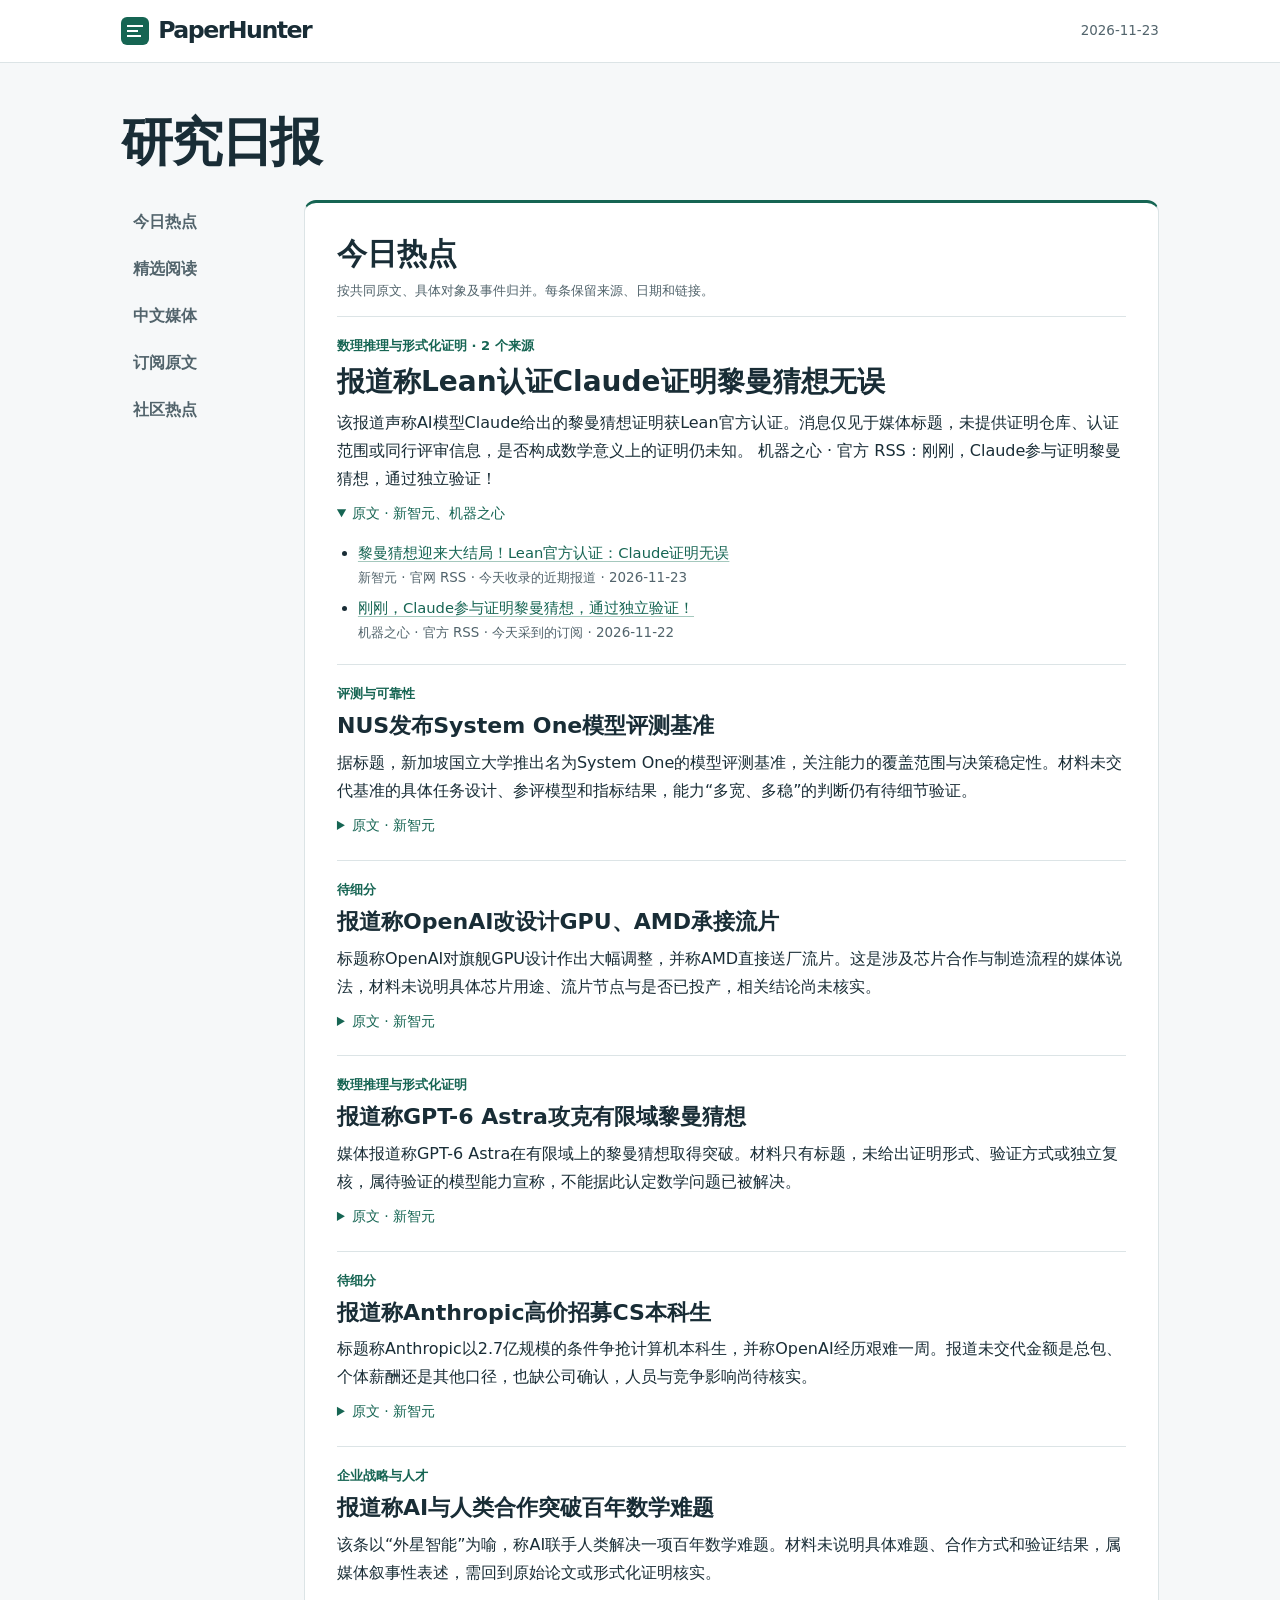
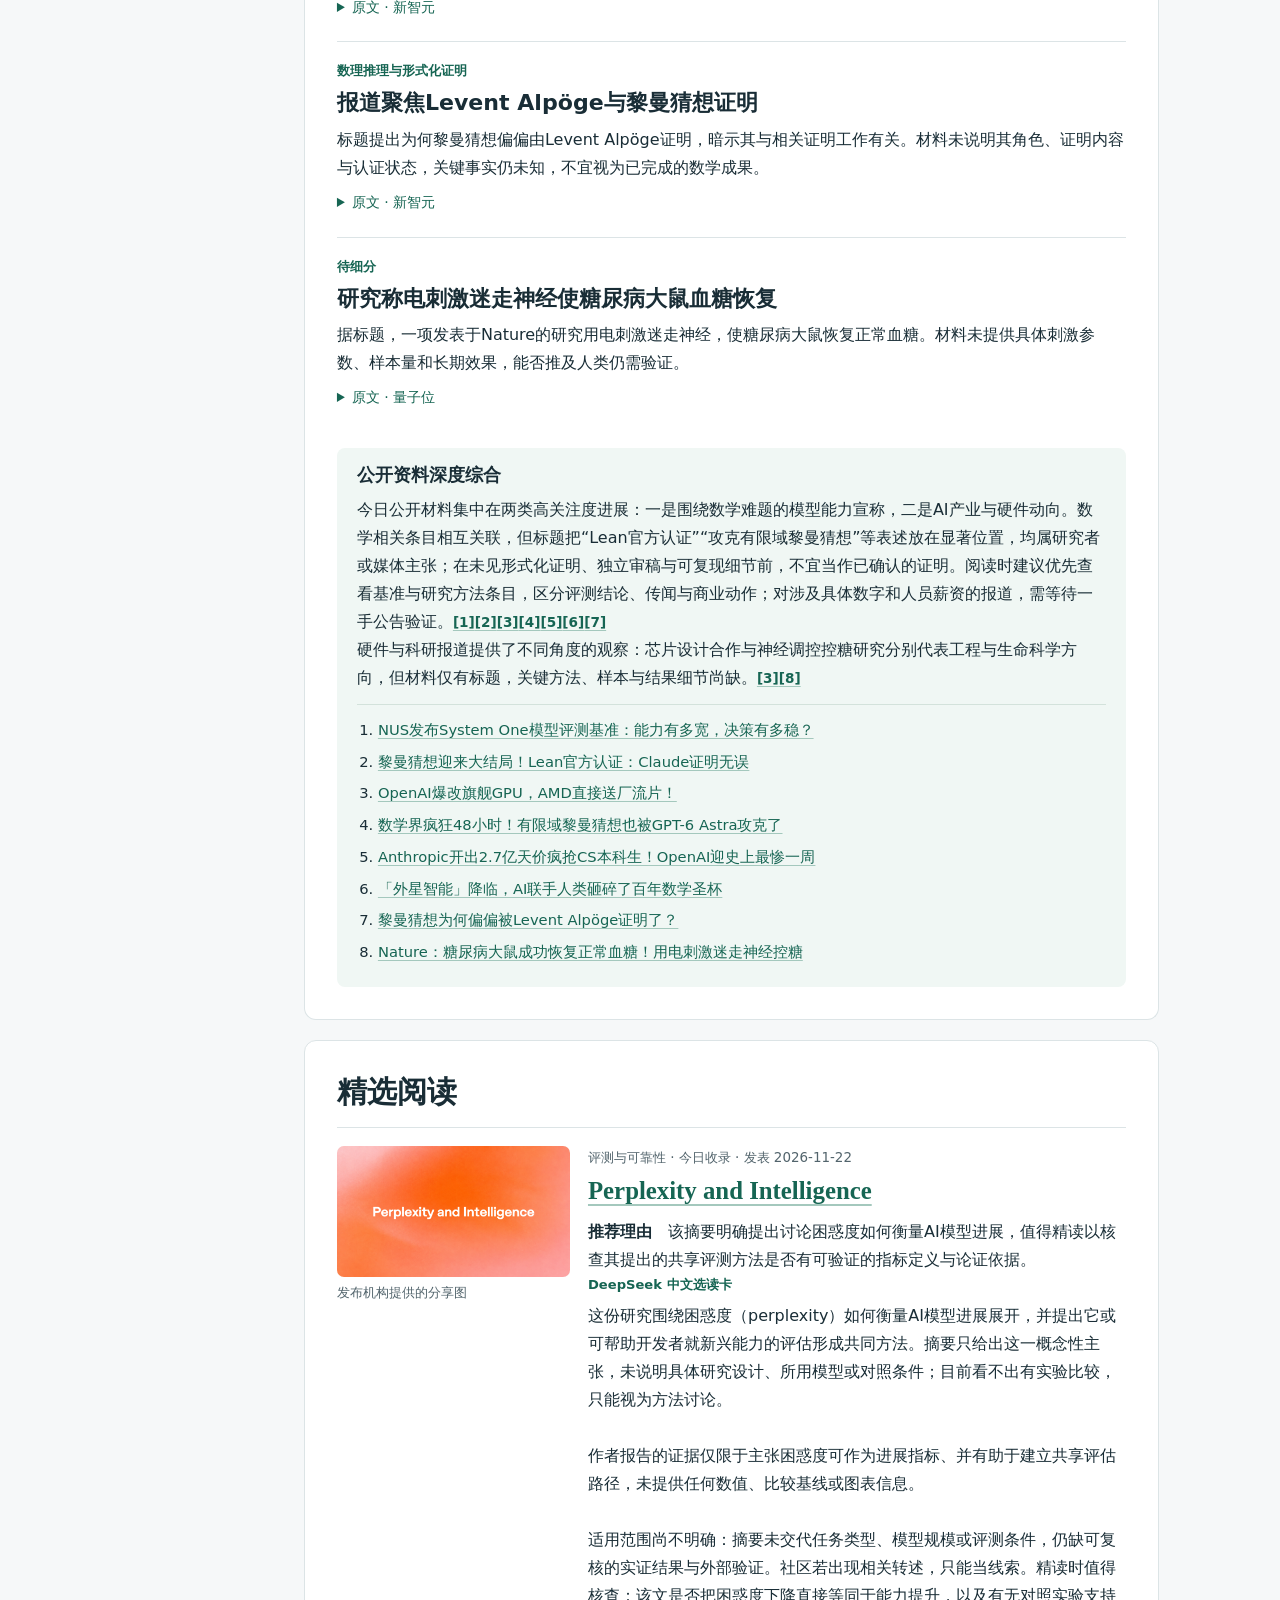
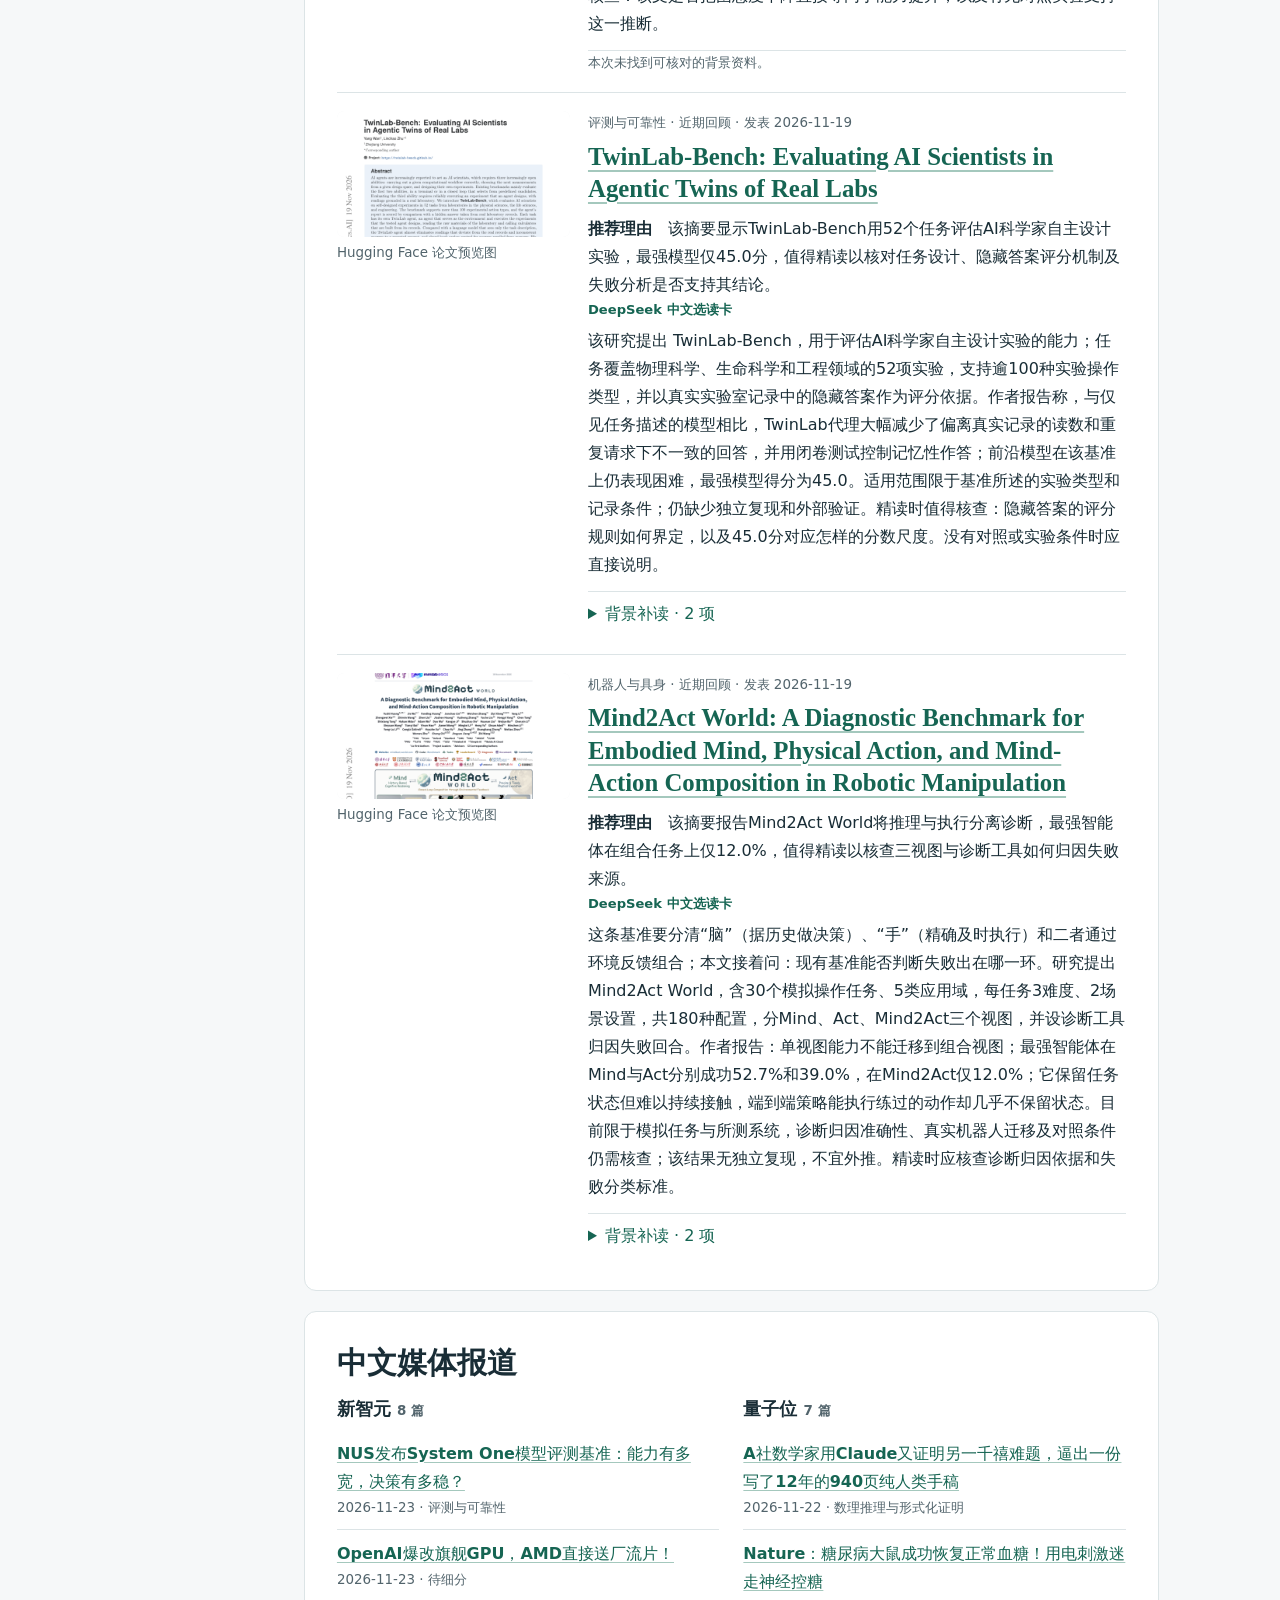
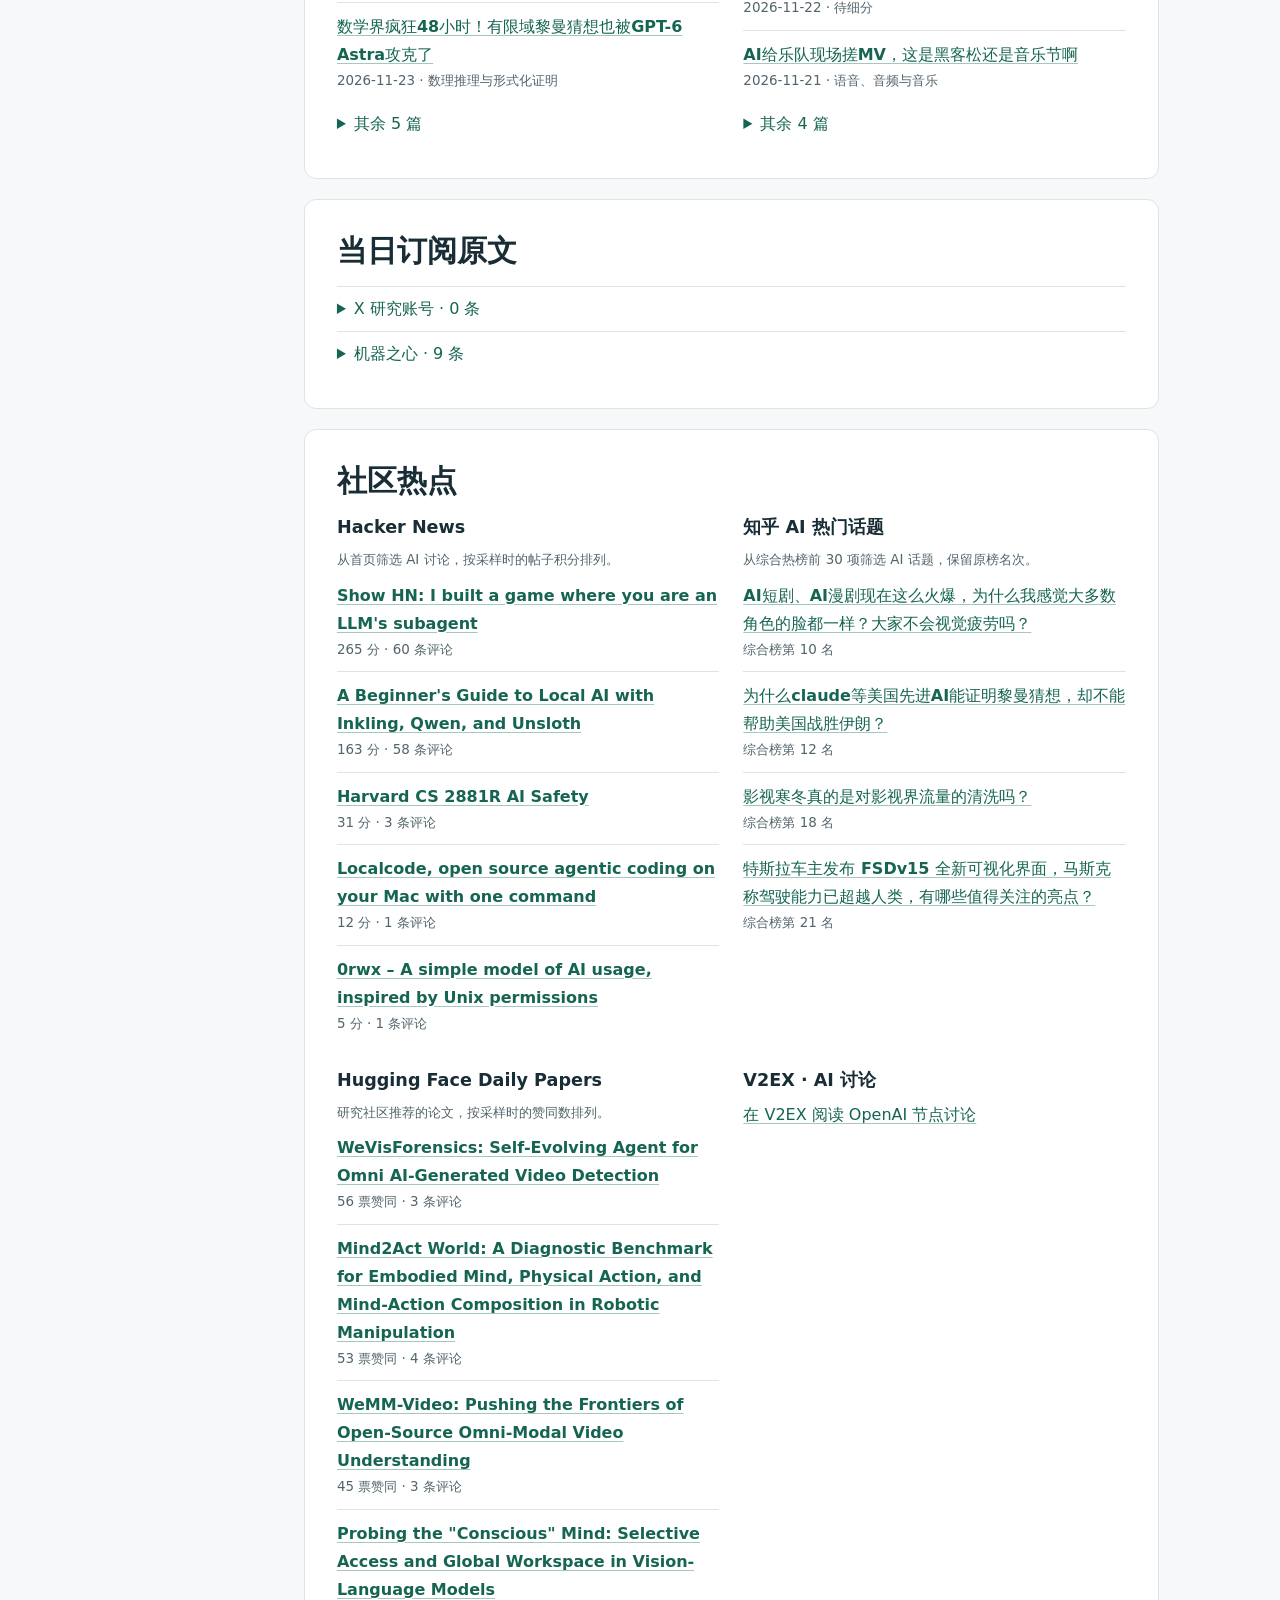
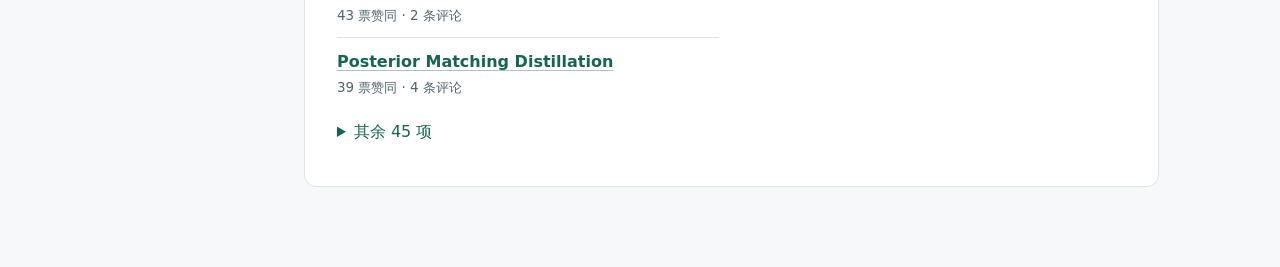
<file: daily/2026-11-23.html>
<!doctype html><html lang="zh-CN"><head><meta charset="utf-8">
<meta name="viewport" content="width=device-width,initial-scale=1"><meta name="paperhunter-edition" content="public-reader">
<meta name="referrer" content="no-referrer"><title>PaperHunter · 2026-11-23</title>
<style>
:root {
  color-scheme: light;
  --ink: #192d36;
  --muted: #52646c;
  --accent: #166553;
  --wash: #e5f3ed;
  --page: #f6f8f9;
  --line: #dce4e6;
  --serif: "Baskervville", Georgia, "Songti SC", SimSun, serif;
}
* { box-sizing: border-box; }
body { margin: 0; background: var(--page); color: var(--ink); font: 1rem/1.75 "DM Sans", system-ui, "Microsoft YaHei", sans-serif; }
.wrap { max-width: 1140px; margin: auto; padding-inline: clamp(16px,4vw,52px); }
.mast { background: #fff; border-bottom: 1px solid var(--line); }
.mast .wrap { display: flex; align-items: center; justify-content: space-between; gap: 14px; min-height: 62px; }
.mast b { display: flex; align-items: center; gap: 9px; font-size: 1.48rem; letter-spacing: -.065em; }
.mast b::before { content: ""; width: 28px; height: 28px; background:
  linear-gradient(white,white) 6px 8px/16px 2px no-repeat,
  linear-gradient(white,white) 6px 13px/11px 2px no-repeat,
  linear-gradient(white,white) 6px 18px/14px 2px no-repeat, var(--accent); border-radius: 6px; }
.mast time, .meta, figcaption { color: var(--muted); font-size: .84rem; }
.mast time { font-variant-numeric: tabular-nums; }
h1, h2, h3, p, figure, dl, dd { margin: 0; }
h1, h2, h3 { line-height: 1.35; overflow-wrap: anywhere; }
h1, h2 { font-family: var(--serif); }
h1 { margin-block: clamp(22px,3.5vw,46px) 22px; font-size: clamp(2.05rem,4.3vw,3.25rem); letter-spacing: -.045em; }
h2 { font-size: clamp(1.38rem,2.5vw,1.85rem); margin-bottom: 14px; }
h3 { font-size: 1.1rem; margin-bottom: 8px; }
a { color: var(--accent); text-decoration-color: #a4c8bd; text-underline-offset: .2em; overflow-wrap: anywhere; }
a:hover { color: #0d4639; text-decoration-color: currentColor; }
:focus-visible { outline: 3px solid var(--accent); outline-offset: 3px; }
.edition-layout { display: grid; grid-template-columns: 9.5rem minmax(0,1fr); gap: clamp(14px,2.4vw,32px); align-items: start; padding-bottom: 60px; }
nav { display: grid; position: sticky; top: 18px; gap: 3px; }
nav a { border-radius: 6px; color: var(--muted); padding: 8px 12px; text-decoration: none; font-weight: 600; }
nav a:hover, nav a:focus-visible { background: var(--wash); color: var(--accent); }
.edition-body { min-width: 0; }
section { margin-bottom: 20px; border: 1px solid var(--line); border-radius: 12px; background: #fff; padding: clamp(18px,3vw,32px); scroll-margin-top: 14px; }
.overview { border-top: 3px solid var(--accent); }
.overview > h2 { margin-bottom: 4px; }
.topic { border-top: 1px solid var(--line); padding-block: 18px 14px; }
.topic:first-of-type { margin-top: 14px; }
.topic h3 { font-size: clamp(1.10rem,2vw,1.38rem); }
.topic:first-of-type h3 { font-size: clamp(1.28rem,2.5vw,1.75rem); }
.topic-meta, .cap { color: var(--accent); font-size: .82rem; font-weight: 650; margin-bottom: 5px; }
.topic > p, .body { overflow-wrap: anywhere; }
.body { white-space: pre-line; }
details summary { color: var(--accent); cursor: pointer; padding: 8px 0; }
.event-originals summary { font-size: .88rem; }
.citations, .reading-guide ul { margin: 4px 0 0; padding-left: 21px; font-size: .92rem; }
.citations li { margin-block: 6px; }
.citations .meta, .channels li .meta, .press li .meta { display: block; }
.reference { font-size: .85em; font-weight: 650; }
.citations li:target { background: var(--wash); }
.analysis { background: #f0f7f4; padding: 16px 20px; border-radius: 8px; margin-top: 16px; }
.analysis .citations { border-top: 1px solid #d3e2db; margin-top: 12px; padding-top: 6px; }
.pick { display: grid; grid-template-columns: minmax(100px,.65fr) minmax(0,1.5fr); align-items: start; gap: 18px; padding-block: 18px; border-top: 1px solid var(--line); }
.pick:last-child { padding-bottom: 0; }
.pick h3 { font: 650 clamp(1.15rem,2.2vw,1.55rem)/1.3 var(--serif); margin: 6px 0 10px; }
.cover img { display: block; width: 100%; height: auto; max-height: 250px; object-fit: contain; background: var(--page); border-radius: 7px; }
.cover figcaption { margin-top: 4px; }
.fact-sheet { color: white; background: #19564b; padding: 14px 16px; border-radius: 8px; }
.fact-sheet strong { display: block; font-size: 1.25rem; line-height: 1.4; margin: 8px 0; }
.fact-sheet dl { border-top: 1px solid #678f84; padding-top: 5px; font-size: .8rem; }
.fact-sheet figcaption, .fact-sheet dt { color: #d7e8e1; }
.channels { display: grid; grid-template-columns: repeat(2,minmax(0,1fr)); gap: 24px; }
.channels ul, .press > details > ul { list-style: none; margin: 0; padding: 0; }
.channels li, .press > details li { padding: 10px 0; overflow-wrap: anywhere; border-bottom: 1px solid var(--line); }
.channels li:last-child, .press > details li:last-child { border: 0; }
.channels li a, .press > details li a { font-weight: 550; }
.press > details { border-top: 1px solid var(--line); }
.reading-guide, .guide-empty { border-top: 1px solid var(--line); margin-top: 12px; }
.reading-guide li p { color: var(--muted); }
@media (max-width: 760px) {
  .mast .wrap { min-height: 54px; }
  .edition-layout { display: block; }
  nav { position: static; display: flex; flex-wrap: wrap; gap: 1px 7px; margin-bottom: 16px; border-block: 1px solid var(--line); }
  nav a { padding: 10px 4px; font-size: .875rem; }
  section { margin-bottom: 14px; }
}
@media (max-width: 570px) {
  .pick, .channels { grid-template-columns: minmax(0,1fr); gap: 14px; }
  .pick { padding: 16px 0; }
  .event-originals summary, .press summary, .channels summary { padding-block: 11px; }
}
@media print {
  body, section { background: white; }
  nav { display: none; }
  .wrap { max-width: none; padding: 0; }
  .edition-layout { display: block; }
  section { border: 0; padding: 0; }
  .pick, .topic { break-inside: avoid; }
}
</style></head><body><header class="mast"><div class="wrap"><b>PaperHunter</b>
<time datetime="2026-11-23">2026-11-23</time></div></header>
<main class="wrap"><h1>研究日报</h1>
<div class="edition-layout"><nav aria-label="本期目录"><a href="#events">今日热点</a><a href="#picks">精选阅读</a><a href="#press">中文媒体</a><a href="#subscriptions">订阅原文</a><a href="#community">社区热点</a></nav><div class="edition-body">
<section class="overview" id="events"><h2>今日热点</h2><p class="meta">按共同原文、具体对象及事件归并。每条保留来源、日期和链接。</p><article class="topic"><p class="topic-meta">数理推理与形式化证明 · 2 个来源</p><h3>报道称Lean认证Claude证明黎曼猜想无误</h3><p>该报道声称AI模型Claude给出的黎曼猜想证明获Lean官方认证。消息仅见于媒体标题，未提供证明仓库、认证范围或同行评审信息，是否构成数学意义上的证明仍未知。 机器之心 · 官方 RSS：刚刚，Claude参与证明黎曼猜想，通过独立验证！</p><details class="event-originals" open><summary>原文 · 新智元、机器之心</summary><ul class="citations"><li><a href="https://aiera.com.cn/asi-post.html?id=124905" rel="noreferrer">黎曼猜想迎来大结局！Lean官方认证：Claude证明无误</a> <span class="meta">新智元 · 官网 RSS · 今天收录的近期报道 · 2026-11-23</span></li><li><a href="https://www.jiqizhixin.com/articles/2026-11-22-2" rel="noreferrer">刚刚，Claude参与证明黎曼猜想，通过独立验证！</a> <span class="meta">机器之心 · 官方 RSS · 今天采到的订阅 · 2026-11-22</span></li></ul></details></article><article class="topic"><p class="topic-meta">评测与可靠性</p><h3>NUS发布System One模型评测基准</h3><p>据标题，新加坡国立大学推出名为System One的模型评测基准，关注能力的覆盖范围与决策稳定性。材料未交代基准的具体任务设计、参评模型和指标结果，能力“多宽、多稳”的判断仍有待细节验证。</p><details class="event-originals"><summary>原文 · 新智元</summary><ul class="citations"><li><a href="https://aiera.com.cn/asi-post.html?id=124920" rel="noreferrer">NUS发布System One模型评测基准：能力有多宽，决策有多稳？</a> <span class="meta">新智元 · 官网 RSS · 今天收录的近期报道 · 2026-11-23</span></li></ul></details></article><article class="topic"><p class="topic-meta">待细分</p><h3>报道称OpenAI改设计GPU、AMD承接流片</h3><p>标题称OpenAI对旗舰GPU设计作出大幅调整，并称AMD直接送厂流片。这是涉及芯片合作与制造流程的媒体说法，材料未说明具体芯片用途、流片节点与是否已投产，相关结论尚未核实。</p><details class="event-originals"><summary>原文 · 新智元</summary><ul class="citations"><li><a href="https://aiera.com.cn/asi-post.html?id=124888" rel="noreferrer">OpenAI爆改旗舰GPU，AMD直接送厂流片！</a> <span class="meta">新智元 · 官网 RSS · 今天收录的近期报道 · 2026-11-23</span></li></ul></details></article><article class="topic"><p class="topic-meta">数理推理与形式化证明</p><h3>报道称GPT-6 Astra攻克有限域黎曼猜想</h3><p>媒体报道称GPT-6 Astra在有限域上的黎曼猜想取得突破。材料只有标题，未给出证明形式、验证方式或独立复核，属待验证的模型能力宣称，不能据此认定数学问题已被解决。</p><details class="event-originals"><summary>原文 · 新智元</summary><ul class="citations"><li><a href="https://aiera.com.cn/asi-post.html?id=124870" rel="noreferrer">数学界疯狂48小时！有限域黎曼猜想也被GPT-6 Astra攻克了</a> <span class="meta">新智元 · 官网 RSS · 今天收录的近期报道 · 2026-11-23</span></li></ul></details></article><article class="topic"><p class="topic-meta">待细分</p><h3>报道称Anthropic高价招募CS本科生</h3><p>标题称Anthropic以2.7亿规模的条件争抢计算机本科生，并称OpenAI经历艰难一周。报道未交代金额是总包、个体薪酬还是其他口径，也缺公司确认，人员与竞争影响尚待核实。</p><details class="event-originals"><summary>原文 · 新智元</summary><ul class="citations"><li><a href="https://aiera.com.cn/asi-post.html?id=124852" rel="noreferrer">Anthropic开出2.7亿天价疯抢CS本科生！OpenAI迎史上最惨一周</a> <span class="meta">新智元 · 官网 RSS · 今天收录的近期报道 · 2026-11-23</span></li></ul></details></article><article class="topic"><p class="topic-meta">企业战略与人才</p><h3>报道称AI与人类合作突破百年数学难题</h3><p>该条以“外星智能”为喻，称AI联手人类解决一项百年数学难题。材料未说明具体难题、合作方式和验证结果，属媒体叙事性表述，需回到原始论文或形式化证明核实。</p><details class="event-originals"><summary>原文 · 新智元</summary><ul class="citations"><li><a href="https://aiera.com.cn/asi-post.html?id=124831" rel="noreferrer">「外星智能」降临，AI联手人类砸碎了百年数学圣杯</a> <span class="meta">新智元 · 官网 RSS · 今天收录的近期报道 · 2026-11-23</span></li></ul></details></article><article class="topic"><p class="topic-meta">数理推理与形式化证明</p><h3>报道聚焦Levent Alpöge与黎曼猜想证明</h3><p>标题提出为何黎曼猜想偏偏由Levent Alpöge证明，暗示其与相关证明工作有关。材料未说明其角色、证明内容与认证状态，关键事实仍未知，不宜视为已完成的数学成果。</p><details class="event-originals"><summary>原文 · 新智元</summary><ul class="citations"><li><a href="https://aiera.com.cn/asi-post.html?id=124819" rel="noreferrer">黎曼猜想为何偏偏被Levent Alpöge证明了？</a> <span class="meta">新智元 · 官网 RSS · 今天收录的近期报道 · 2026-11-23</span></li></ul></details></article><article class="topic"><p class="topic-meta">待细分</p><h3>研究称电刺激迷走神经使糖尿病大鼠血糖恢复</h3><p>据标题，一项发表于Nature的研究用电刺激迷走神经，使糖尿病大鼠恢复正常血糖。材料未提供具体刺激参数、样本量和长期效果，能否推及人类仍需验证。</p><details class="event-originals"><summary>原文 · 量子位</summary><ul class="citations"><li><a href="https://www.qbitai.com/2026/11/511904.html" rel="noreferrer">Nature：糖尿病大鼠成功恢复正常血糖！用电刺激迷走神经控糖</a> <span class="meta">量子位 · 官网 RSS · 今天收录的近期报道 · 2026-11-22</span></li></ul></details></article><div class="analysis"><h3>公开资料深度综合</h3><p class="body">今日公开材料集中在两类高关注度进展：一是围绕数学难题的模型能力宣称，二是AI产业与硬件动向。数学相关条目相互关联，但标题把“Lean官方认证”“攻克有限域黎曼猜想”等表述放在显著位置，均属研究者或媒体主张；在未见形式化证明、独立审稿与可复现细节前，不宜当作已确认的证明。阅读时建议优先查看基准与研究方法条目，区分评测结论、传闻与商业动作；对涉及具体数字和人员薪资的报道，需等待一手公告验证。<a class="reference" href="#evidence-1" aria-label="查看出处 1">[1]</a><a class="reference" href="#evidence-2" aria-label="查看出处 2">[2]</a><a class="reference" href="#evidence-3" aria-label="查看出处 3">[3]</a><a class="reference" href="#evidence-4" aria-label="查看出处 4">[4]</a><a class="reference" href="#evidence-5" aria-label="查看出处 5">[5]</a><a class="reference" href="#evidence-6" aria-label="查看出处 6">[6]</a><a class="reference" href="#evidence-7" aria-label="查看出处 7">[7]</a>
硬件与科研报道提供了不同角度的观察：芯片设计合作与神经调控控糖研究分别代表工程与生命科学方向，但材料仅有标题，关键方法、样本与结果细节尚缺。<a class="reference" href="#evidence-3" aria-label="查看出处 3">[3]</a><a class="reference" href="#evidence-8" aria-label="查看出处 8">[8]</a></p><ol class="citations"><li id="evidence-1"><a href="https://aiera.com.cn/asi-post.html?id=124920" rel="noreferrer">NUS发布System One模型评测基准：能力有多宽，决策有多稳？</a></li><li id="evidence-2"><a href="https://aiera.com.cn/asi-post.html?id=124905" rel="noreferrer">黎曼猜想迎来大结局！Lean官方认证：Claude证明无误</a></li><li id="evidence-3"><a href="https://aiera.com.cn/asi-post.html?id=124888" rel="noreferrer">OpenAI爆改旗舰GPU，AMD直接送厂流片！</a></li><li id="evidence-4"><a href="https://aiera.com.cn/asi-post.html?id=124870" rel="noreferrer">数学界疯狂48小时！有限域黎曼猜想也被GPT-6 Astra攻克了</a></li><li id="evidence-5"><a href="https://aiera.com.cn/asi-post.html?id=124852" rel="noreferrer">Anthropic开出2.7亿天价疯抢CS本科生！OpenAI迎史上最惨一周</a></li><li id="evidence-6"><a href="https://aiera.com.cn/asi-post.html?id=124831" rel="noreferrer">「外星智能」降临，AI联手人类砸碎了百年数学圣杯</a></li><li id="evidence-7"><a href="https://aiera.com.cn/asi-post.html?id=124819" rel="noreferrer">黎曼猜想为何偏偏被Levent Alpöge证明了？</a></li><li id="evidence-8"><a href="https://www.qbitai.com/2026/11/511904.html" rel="noreferrer">Nature：糖尿病大鼠成功恢复正常血糖！用电刺激迷走神经控糖</a></li></ol></div></section><section class="picks" id="picks"><h2>精选阅读</h2><article class="pick"><figure class="cover"><img src="../media/c69052122af29328fe3818f872239b063f650ef626cdfbef5a8536cac57d6d47.png" loading="lazy" referrerpolicy="no-referrer" alt="发布机构提供的分享图"><figcaption>发布机构提供的分享图</figcaption></figure><div><p class="meta">评测与可靠性 · 今日收录 · 发表 2026-11-22</p><h3><a href="https://openai.com/index/perplexity-and-intelligence" rel="noreferrer">Perplexity and Intelligence</a></h3><p class="body"><strong>推荐理由</strong>　该摘要明确提出讨论困惑度如何衡量AI模型进展，值得精读以核查其提出的共享评测方法是否有可验证的指标定义与论证依据。</p><p class="cap">DeepSeek 中文选读卡</p><p class="body">这份研究围绕困惑度（perplexity）如何衡量AI模型进展展开，并提出它或可帮助开发者就新兴能力的评估形成共同方法。摘要只给出这一概念性主张，未说明具体研究设计、所用模型或对照条件；目前看不出有实验比较，只能视为方法讨论。

作者报告的证据仅限于主张困惑度可作为进展指标、并有助于建立共享评估路径，未提供任何数值、比较基线或图表信息。

适用范围尚不明确：摘要未交代任务类型、模型规模或评测条件，仍缺可复核的实证结果与外部验证。社区若出现相关转述，只能当线索。精读时值得核查：该文是否把困惑度下降直接等同于能力提升，以及有无对照实验支持这一推断。</p><p class="meta guide-empty">本次未找到可核对的背景资料。</p></div></article><article class="pick"><figure class="cover"><img src="../media/e77263f53db0b21e0ce05c09c2478fba4b9fbe3e239ba0642188ea4a115f4372.png" loading="lazy" referrerpolicy="no-referrer" alt="Hugging Face 论文预览图"><figcaption>Hugging Face 论文预览图</figcaption></figure><div><p class="meta">评测与可靠性 · 近期回顾 · 发表 2026-11-19</p><h3><a href="https://arxiv.org/abs/2611.26248" rel="noreferrer">TwinLab-Bench: Evaluating AI Scientists in Agentic Twins of Real Labs</a></h3><p class="body"><strong>推荐理由</strong>　该摘要显示TwinLab-Bench用52个任务评估AI科学家自主设计实验，最强模型仅45.0分，值得精读以核对任务设计、隐藏答案评分机制及失败分析是否支持其结论。</p><p class="cap">DeepSeek 中文选读卡</p><p class="body">该研究提出 TwinLab-Bench，用于评估AI科学家自主设计实验的能力；任务覆盖物理科学、生命科学和工程领域的52项实验，支持逾100种实验操作类型，并以真实实验室记录中的隐藏答案作为评分依据。作者报告称，与仅见任务描述的模型相比，TwinLab代理大幅减少了偏离真实记录的读数和重复请求下不一致的回答，并用闭卷测试控制记忆性作答；前沿模型在该基准上仍表现困难，最强模型得分为45.0。适用范围限于基准所述的实验类型和记录条件；仍缺少独立复现和外部验证。精读时值得核查：隐藏答案的评分规则如何界定，以及45.0分对应怎样的分数尺度。没有对照或实验条件时应直接说明。</p><details class="reading-guide"><summary>背景补读 · 2 项</summary><p>评估 AI 帮助科研的能力，先分清测量的是答题得分、节省的时间，还是由独立实验验证的结果。观察样本如何选取、有没有对照以及评价数据是否泄漏。</p><ul><li><span class="meta">概念入门 · Sayash Kapoor、Arvind Narayanan</span><br><a href="https://arxiv.org/abs/2207.07048" rel="noreferrer">Leakage and the Reproducibility Crisis in ML-based Science</a><p>评估 AI 帮助科研的能力，先分清测量的是答题得分、节省的时间，还是由独立实验验证的结果。观察样本如何选取、有没有对照以及评价数据是否泄漏。</p></li><li><span class="meta">讲解视频 · Sayash Kapoor · Princeton CITP</span><br><a href="https://www.youtube.com/watch?v=8SGdYYtmmwI" rel="noreferrer">The Missing Science of AI Evaluation</a><p>有公开出处的英文主题讲解，可先补概念，再回到当前条目。</p></li></ul></details></div></article><article class="pick"><figure class="cover"><img src="../media/9bf152d272098305d38685ea17853d3816b2cb8880c75c53f1863138887af4d9.png" loading="lazy" referrerpolicy="no-referrer" alt="Hugging Face 论文预览图"><figcaption>Hugging Face 论文预览图</figcaption></figure><div><p class="meta">机器人与具身 · 近期回顾 · 发表 2026-11-19</p><h3><a href="https://arxiv.org/abs/2611.26444" rel="noreferrer">Mind2Act World: A Diagnostic Benchmark for Embodied Mind, Physical Action, and Mind-Action Composition in Robotic Manipulation</a></h3><p class="body"><strong>推荐理由</strong>　该摘要报告Mind2Act World将推理与执行分离诊断，最强智能体在组合任务上仅12.0%，值得精读以核查三视图与诊断工具如何归因失败来源。</p><p class="cap">DeepSeek 中文选读卡</p><p class="body">这条基准要分清“脑”（据历史做决策）、“手”（精确及时执行）和二者通过环境反馈组合；本文接着问：现有基准能否判断失败出在哪一环。研究提出Mind2Act World，含30个模拟操作任务、5类应用域，每任务3难度、2场景设置，共180种配置，分Mind、Act、Mind2Act三个视图，并设诊断工具归因失败回合。作者报告：单视图能力不能迁移到组合视图；最强智能体在Mind与Act分别成功52.7%和39.0%，在Mind2Act仅12.0%；它保留任务状态但难以持续接触，端到端策略能执行练过的动作却几乎不保留状态。目前限于模拟任务与所测系统，诊断归因准确性、真实机器人迁移及对照条件仍需核查；该结果无独立复现，不宜外推。精读时应核查诊断归因依据和失败分类标准。</p><details class="reading-guide"><summary>背景补读 · 2 项</summary><p>语言模型智能体在多步任务中根据观察决定下一步行动，调用工具后再读取结果。理解这条循环，有助于区分计划出错、工具调用出错和反馈不足。</p><ul><li><span class="meta">概念入门 · Shunyu Yao 等</span><br><a href="https://arxiv.org/abs/2210.03629" rel="noreferrer">ReAct: Synergizing Reasoning and Acting in Language Models</a><p>语言模型智能体在多步任务中根据观察决定下一步行动，调用工具后再读取结果。理解这条循环，有助于区分计划出错、工具调用出错和反馈不足。</p></li><li><span class="meta">讲解视频 · Shunyu Yao · UC Berkeley</span><br><a href="https://www.youtube.com/watch?v=RM6ZArd2nVc" rel="noreferrer">LLM Agents: History &amp; Overview</a><p>有公开出处的英文主题讲解，可先补概念，再回到当前条目。</p></li></ul></details></div></article></section><section id="press"><h2>中文媒体报道</h2><div class="channels press"><div><h3>新智元 <small class="meta">8 篇</small></h3><ul><li><a href="https://aiera.com.cn/asi-post.html?id=124920" rel="noreferrer">NUS发布System One模型评测基准：能力有多宽，决策有多稳？</a><small class="meta">2026-11-23 · 评测与可靠性</small></li><li><a href="https://aiera.com.cn/asi-post.html?id=124888" rel="noreferrer">OpenAI爆改旗舰GPU，AMD直接送厂流片！</a><small class="meta">2026-11-23 · 待细分</small></li><li><a href="https://aiera.com.cn/asi-post.html?id=124870" rel="noreferrer">数学界疯狂48小时！有限域黎曼猜想也被GPT-6 Astra攻克了</a><small class="meta">2026-11-23 · 数理推理与形式化证明</small></li></ul><details><summary>其余 5 篇</summary><ul><li><a href="https://aiera.com.cn/asi-post.html?id=124831" rel="noreferrer">「外星智能」降临，AI联手人类砸碎了百年数学圣杯</a><small class="meta">2026-11-23 · 企业战略与人才</small></li><li><a href="https://aiera.com.cn/asi-post.html?id=124819" rel="noreferrer">黎曼猜想为何偏偏被Levent Alpöge证明了？</a><small class="meta">2026-11-23 · 数理推理与形式化证明</small></li><li><a href="https://aiera.com.cn/asi-post.html?id=124852" rel="noreferrer">Anthropic开出2.7亿天价疯抢CS本科生！OpenAI迎史上最惨一周</a><small class="meta">2026-11-23 · 待细分</small></li><li><a href="https://aiera.com.cn/asi-post.html?id=124905" rel="noreferrer">黎曼猜想迎来大结局！Lean官方认证：Claude证明无误</a><small class="meta">2026-11-23 · 数理推理与形式化证明</small></li><li><a href="https://aiera.com.cn/asi-post.html?id=124806" rel="noreferrer">黎曼200周年大会首日猜想告破！丘成桐：数学进入新纪元</a><small class="meta">2026-11-23 · 数理推理与形式化证明</small></li></ul></details></div><div><h3>量子位 <small class="meta">7 篇</small></h3><ul><li><a href="https://www.qbitai.com/2026/11/511870.html" rel="noreferrer">A社数学家用Claude又证明另一千禧难题，逼出一份写了12年的940页纯人类手稿</a><small class="meta">2026-11-22 · 数理推理与形式化证明</small></li><li><a href="https://www.qbitai.com/2026/11/511904.html" rel="noreferrer">Nature：糖尿病大鼠成功恢复正常血糖！用电刺激迷走神经控糖</a><small class="meta">2026-11-22 · 待细分</small></li><li><a href="https://www.qbitai.com/2026/11/511855.html" rel="noreferrer">AI给乐队现场搓MV，这是黑客松还是音乐节啊</a><small class="meta">2026-11-21 · 语音、音频与音乐</small></li></ul><details><summary>其余 4 篇</summary><ul><li><a href="https://www.qbitai.com/2026/11/511849.html" rel="noreferrer">中国计算，走出新的登峰之路</a><small class="meta">2026-11-21 · 待细分</small></li><li><a href="https://www.qbitai.com/2026/11/511841.html" rel="noreferrer">8万条群聊消息做成考卷：腾讯元宝×KCL发布首个基于群聊构建的Agent记忆基准</a><small class="meta">2026-11-21 · 智能体与工作流</small></li><li><a href="https://www.qbitai.com/2026/11/511830.html" rel="noreferrer">全网疯传！Grok一姐教你如何月提交3000个PR</a><small class="meta">2026-11-21 · 待细分</small></li><li><a href="https://www.qbitai.com/2026/11/511791.html" rel="noreferrer">反超Gemini之后，Karpo新作再开源，浏览器Agent速效双赢</a><small class="meta">2026-11-21 · 智能体与工作流</small></li></ul></details></div></div></section><section class="press" id="subscriptions"><h2>当日订阅原文</h2><details><summary>X 研究账号 · 0 条</summary><p class="meta">采样于北京时间 08:39。</p><ul></ul></details><details><summary>机器之心 · 9 条</summary><p class="meta">采样于北京时间 08:35。</p><ul><li><a href="https://www.jiqizhixin.com/articles/2026-11-22-6" rel="noreferrer">让机器人从实验执行走向科学决策：BioMARS 2.0打造新一代机器人生物学家</a><small class="meta">2026-11-22 · 机器人与具身</small></li><li><a href="https://www.jiqizhixin.com/articles/2026-11-22-5" rel="noreferrer">VLA/WAM已死，基模当立？Mind2Act World通用基准用「知行合一」角度为具身模型诊断进化方向</a><small class="meta">2026-11-22 · 机器人与具身</small></li><li><a href="https://www.jiqizhixin.com/articles/2026-11-22-4" rel="noreferrer">NeurIPS 2026 | F2G-Pose：一次前向预测物体位姿、尺寸与完整形状</a><small class="meta">2026-11-22 · 待细分</small></li><li><a href="https://www.jiqizhixin.com/articles/2026-11-22-3" rel="noreferrer">编程智能体指挥机器人，该怎么考？1156个任务、三种考法，把失败定位到每一步</a><small class="meta">2026-11-22 · 机器人与具身</small></li><li><a href="https://www.jiqizhixin.com/articles/2026-11-22-2" rel="noreferrer">刚刚，Claude参与证明黎曼猜想，通过独立验证！</a><small class="meta">2026-11-22 · 数理推理与形式化证明</small></li><li><a href="https://www.jiqizhixin.com/articles/2026-11-22" rel="noreferrer">NeurIPS 2026 | 大模型抗遗忘新范式：「先微调，后矫正」实现无遗忘等价条件</a><small class="meta">2026-11-22 · 模型架构与训练</small></li><li><a href="https://www.jiqizhixin.com/articles/2026-11-21-9" rel="noreferrer">Flagship布局伦敦，打造AI原生科学创业平台</a><small class="meta">2026-11-21 · 企业战略与人才</small></li><li><a href="https://www.jiqizhixin.com/articles/2026-11-21-8" rel="noreferrer">OpenAI与Anthropic围攻千禧年难题，七道题进展如何？</a><small class="meta">2026-11-21 · 数理推理与形式化证明</small></li><li><a href="https://www.jiqizhixin.com/articles/2026-11-21-7" rel="noreferrer">Claude Opus 5拿到45.7分，25个大模型视频记忆大考</a><small class="meta">2026-11-21 · 图像、视频与图形</small></li></ul></details></section><section class="community" id="community"><h2>社区热点</h2><div class="channels"><div><h3>Hacker News</h3><p class="meta">从首页筛选 AI 讨论，按采样时的帖子积分排列。</p><ul><li><a href="https://news.ycombinator.com/item?id=50599762" rel="noreferrer">Show HN: I built a game where you are an LLM&#x27;s subagent</a> <span class="meta">265 分 · 60 条评论</span></li><li><a href="https://news.ycombinator.com/item?id=50603845" rel="noreferrer">A Beginner&#x27;s Guide to Local AI with Inkling, Qwen, and Unsloth</a> <span class="meta">163 分 · 58 条评论</span></li><li><a href="https://news.ycombinator.com/item?id=50602153" rel="noreferrer">Harvard CS 2881R AI Safety</a> <span class="meta">31 分 · 3 条评论</span></li><li><a href="https://news.ycombinator.com/item?id=50604540" rel="noreferrer">Localcode, open source agentic coding on your Mac with one command</a> <span class="meta">12 分 · 1 条评论</span></li><li><a href="https://news.ycombinator.com/item?id=50605445" rel="noreferrer">0rwx – A simple model of AI usage, inspired by Unix permissions</a> <span class="meta">5 分 · 1 条评论</span></li></ul></div><div><h3>知乎 AI 热门话题</h3><p class="meta">从综合热榜前 30 项筛选 AI 话题，保留原榜名次。</p><ul><li><a href="https://www.zhihu.com/question/2079246734493066423" rel="noreferrer">AI短剧、AI漫剧现在这么火爆，为什么我感觉大多数角色的脸都一样？大家不会视觉疲劳吗？</a> <span class="meta">综合榜第 10 名</span></li><li><a href="https://www.zhihu.com/question/2107928239343662949" rel="noreferrer">为什么claude等美国先进AI能证明黎曼猜想，却不能帮助美国战胜伊朗？</a> <span class="meta">综合榜第 12 名</span></li><li><a href="https://www.zhihu.com/question/2088979672801468909" rel="noreferrer">影视寒冬真的是对影视界流量的清洗吗？</a> <span class="meta">综合榜第 18 名</span></li><li><a href="https://www.zhihu.com/question/2107700250081227911" rel="noreferrer">特斯拉车主发布 FSDv15 全新可视化界面，马斯克称驾驶能力已超越人类，有哪些值得关注的亮点？</a> <span class="meta">综合榜第 21 名</span></li></ul></div><div><h3>Hugging Face Daily Papers</h3><p class="meta">研究社区推荐的论文，按采样时的赞同数排列。</p><ul><li><a href="https://huggingface.co/papers/2611.21373" rel="noreferrer">WeVisForensics: Self-Evolving Agent for Omni AI-Generated Video Detection</a> <span class="meta">56 票赞同 · 3 条评论</span></li><li><a href="https://huggingface.co/papers/2611.26444" rel="noreferrer">Mind2Act World: A Diagnostic Benchmark for Embodied Mind, Physical Action, and Mind-Action Composition in Robotic Manipulation</a> <span class="meta">53 票赞同 · 4 条评论</span></li><li><a href="https://huggingface.co/papers/2611.26409" rel="noreferrer">WeMM-Video: Pushing the Frontiers of Open-Source Omni-Modal Video Understanding</a> <span class="meta">45 票赞同 · 3 条评论</span></li><li><a href="https://huggingface.co/papers/2611.26590" rel="noreferrer">Probing the &quot;Conscious&quot; Mind: Selective Access and Global Workspace in Vision-Language Models</a> <span class="meta">43 票赞同 · 2 条评论</span></li><li><a href="https://huggingface.co/papers/2611.26629" rel="noreferrer">Posterior Matching Distillation</a> <span class="meta">39 票赞同 · 4 条评论</span></li></ul><details><summary>其余 45 项</summary><ul><li><a href="https://huggingface.co/papers/2611.26595" rel="noreferrer">Coda-DaVinci: Reimagining Video Generation with Code2Video</a> <span class="meta">39 票赞同 · 4 条评论</span></li><li><a href="https://huggingface.co/papers/2611.26603" rel="noreferrer">Depth Pro 2: Sharp and Temporally Consistent Metric Monocular Depth</a> <span class="meta">34 票赞同 · 3 条评论</span></li><li><a href="https://huggingface.co/papers/2611.21383" rel="noreferrer">The Mask Is Not the Object: Volumetric Supervision for 3D Gaussian Segmentation</a> <span class="meta">33 票赞同 · 4 条评论</span></li><li><a href="https://huggingface.co/papers/2611.26107" rel="noreferrer">HiUni: Harmonizing Understanding and Generation in Shared Visual Space</a> <span class="meta">25 票赞同 · 2 条评论</span></li><li><a href="https://huggingface.co/papers/2611.26380" rel="noreferrer">EgoCaptioner: Towards Comprehensive and Fine-Grained Egocentric Video Captioning</a> <span class="meta">25 票赞同 · 2 条评论</span></li><li><a href="https://huggingface.co/papers/2611.26073" rel="noreferrer">AltRA-Test: An Alternative Annotator Test for LLM Judges Without Shared Annotators</a> <span class="meta">23 票赞同 · 3 条评论</span></li><li><a href="https://huggingface.co/papers/2611.25387" rel="noreferrer">TuringSpace: Grounding Spatial Intelligence in Action with Interactive CAPTCHAs</a> <span class="meta">23 票赞同 · 2 条评论</span></li><li><a href="https://huggingface.co/papers/2611.26414" rel="noreferrer">ZeroVLN: Learning to Navigate without Supervised Fine-Tuning of the VLM Brain</a> <span class="meta">22 票赞同 · 2 条评论</span></li><li><a href="https://huggingface.co/papers/2611.26627" rel="noreferrer">RL Post-Training in Diffusion Transformers Is Activation Steering</a> <span class="meta">20 票赞同 · 4 条评论</span></li><li><a href="https://huggingface.co/papers/2611.21885" rel="noreferrer">Language Models Can Rewrite Their Own Weights</a> <span class="meta">19 票赞同 · 2 条评论</span></li><li><a href="https://huggingface.co/papers/2611.26268" rel="noreferrer">Accelerating Mixture of Block Attention via Dynamic Routing, KV-Centric Execution and Runtime Pipelining</a> <span class="meta">18 票赞同 · 3 条评论</span></li><li><a href="https://huggingface.co/papers/2611.24011" rel="noreferrer">WAM-Policy: World Action Models with On-Policy Distillation for Quadrupedal Loco-Manipulation</a> <span class="meta">18 票赞同 · 2 条评论</span></li><li><a href="https://huggingface.co/papers/2611.26408" rel="noreferrer">Training Vision Models for LLM-Driven Weight-Space Programming</a> <span class="meta">17 票赞同 · 3 条评论</span></li><li><a href="https://huggingface.co/papers/2611.25980" rel="noreferrer">Learning What Actions Change: Action Effect Matching for Dynamics-Faithful World Models</a> <span class="meta">17 票赞同 · 3 条评论</span></li><li><a href="https://huggingface.co/papers/2611.24193" rel="noreferrer">WM^MLLM: Turning MLLMs into World Models</a> <span class="meta">16 票赞同 · 2 条评论</span></li><li><a href="https://huggingface.co/papers/2611.26510" rel="noreferrer">AutoMaster: Autonomous Post-Training by Making the Same Model a Better Teacher</a> <span class="meta">14 票赞同 · 2 条评论</span></li><li><a href="https://huggingface.co/papers/2611.24809" rel="noreferrer">On-Policy Morphing into Hybrid Attention Models</a> <span class="meta">14 票赞同 · 2 条评论</span></li><li><a href="https://huggingface.co/papers/2611.25567" rel="noreferrer">Online Mistake Detection in Instruction-Conditioned Procedural Video</a> <span class="meta">12 票赞同 · 3 条评论</span></li><li><a href="https://huggingface.co/papers/2611.19230" rel="noreferrer">CompoundingKernel: Self-Improving from Zero to First</a> <span class="meta">12 票赞同 · 3 条评论</span></li><li><a href="https://huggingface.co/papers/2611.26286" rel="noreferrer">Twice-Told Critiques: Claim-Level Homogenization of Peer Review in the LLM Era</a> <span class="meta">10 票赞同 · 2 条评论</span></li><li><a href="https://huggingface.co/papers/2611.25279" rel="noreferrer">Accord: Universal Online Metric Localization and Dense Mapping from one Camera and an IMU</a> <span class="meta">10 票赞同 · 3 条评论</span></li><li><a href="https://huggingface.co/papers/2611.20455" rel="noreferrer">Embeddings vs. Grep: Rethinking the Dense Advantage in Code Search</a> <span class="meta">10 票赞同 · 6 条评论</span></li><li><a href="https://huggingface.co/papers/2611.22666" rel="noreferrer">VSpark: Speculative Decoding for Autoregressive Vision-Language-Action Models</a> <span class="meta">10 票赞同 · 4 条评论</span></li><li><a href="https://huggingface.co/papers/2611.26239" rel="noreferrer">Teaching Vision-Language-Action Models to Stop Safely</a> <span class="meta">9 票赞同 · 3 条评论</span></li><li><a href="https://huggingface.co/papers/2611.26211" rel="noreferrer">SpecWM: Turning Verification into Refinement for Streaming World Models</a> <span class="meta">7 票赞同 · 2 条评论</span></li><li><a href="https://huggingface.co/papers/2611.26450" rel="noreferrer">A CPU Inside an LLM: Zero-Gradient Compilation of Exact Circuits into Pretrained Weights</a> <span class="meta">7 票赞同 · 2 条评论</span></li><li><a href="https://huggingface.co/papers/2611.26248" rel="noreferrer">TwinLab-Bench: Evaluating AI Scientists in Agentic Twins of Real Labs</a> <span class="meta">7 票赞同 · 2 条评论</span></li><li><a href="https://huggingface.co/papers/2611.21053" rel="noreferrer">System 1 agents: a method for local, reliable and fast agentic AI</a> <span class="meta">6 票赞同 · 7 条评论</span></li><li><a href="https://huggingface.co/papers/2611.26511" rel="noreferrer">Direct3D-V3: Latent-Free Diffusion Transformers in the Native Voxel Domain</a> <span class="meta">6 票赞同 · 2 条评论</span></li><li><a href="https://huggingface.co/papers/2611.19499" rel="noreferrer">Do Probing and Steering Favor the Same Directions Within and Across Language Models?</a> <span class="meta">6 票赞同 · 3 条评论</span></li><li><a href="https://huggingface.co/papers/2611.23835" rel="noreferrer">NarrowSpec: Draft Hidden Width Need Not Match the Target in Speculative Decoding</a> <span class="meta">5 票赞同 · 2 条评论</span></li><li><a href="https://huggingface.co/papers/2611.25604" rel="noreferrer">PAD: Policy-Aware Data Valuation for Autonomous Driving</a> <span class="meta">4 票赞同 · 2 条评论</span></li><li><a href="https://huggingface.co/papers/2611.26540" rel="noreferrer">AURA: AUdio-dRiven streaming Avatar</a> <span class="meta">4 票赞同 · 3 条评论</span></li><li><a href="https://huggingface.co/papers/2611.25179" rel="noreferrer">Phantom Success, Silent Failure: Auditing the Success Checkers of Simulated Manipulation Benchmarks</a> <span class="meta">4 票赞同 · 5 条评论</span></li><li><a href="https://huggingface.co/papers/2611.26617" rel="noreferrer">One Prior, Two Dynamics: Repurposing Video Diffusion Transformers for Self-Supervised Latent Action Learning</a> <span class="meta">4 票赞同 · 2 条评论</span></li><li><a href="https://huggingface.co/papers/2611.00911" rel="noreferrer">S1CogBench: What System One Decision Models Can and Cannot Do on Cognitive Experiments</a> <span class="meta">4 票赞同 · 3 条评论</span></li><li><a href="https://huggingface.co/papers/2611.26298" rel="noreferrer">DailySafe: Benchmarking Dynamic Safety Awareness in Everyday Multi-Turn Multimodal Interactions</a> <span class="meta">4 票赞同 · 2 条评论</span></li><li><a href="https://huggingface.co/papers/2611.25776" rel="noreferrer">Suppressing the Shortcut Hidden Behind the Gains of VideoLLM Fine-Tuning</a> <span class="meta">4 票赞同 · 2 条评论</span></li><li><a href="https://huggingface.co/papers/2611.25200" rel="noreferrer">Squoosh Bench: Evaluating UX-1 on 318 Historical Website A/B Tests</a> <span class="meta">3 票赞同 · 2 条评论</span></li><li><a href="https://huggingface.co/papers/2611.23875" rel="noreferrer">In Situ Training of Optical Neural Networks by Coding Agents</a> <span class="meta">3 票赞同 · 2 条评论</span></li><li><a href="https://huggingface.co/papers/2611.26624" rel="noreferrer">PlayCraft: Designing Engaging Games from Agent Play Experience</a> <span class="meta">3 票赞同 · 2 条评论</span></li><li><a href="https://huggingface.co/papers/2611.26232" rel="noreferrer">Time Series Structure Learning with Local Causal Parent Discovery</a> <span class="meta">2 票赞同 · 2 条评论</span></li><li><a href="https://huggingface.co/papers/2611.25005" rel="noreferrer">Inhabitant: An Agent Framework for Long-Horizon Human-Scene Interaction with Spatial Control and Quantitative Feedback</a> <span class="meta">2 票赞同 · 2 条评论</span></li><li><a href="https://huggingface.co/papers/2611.15941" rel="noreferrer">Lang-SVG: Hierarchical Image Vectorization with Language Priors</a> <span class="meta">1 票赞同 · 2 条评论</span></li><li><a href="https://huggingface.co/papers/2611.25935" rel="noreferrer">TwinD: Generalizing Deepfake Detection from Blending to Entire Face Synthesis</a> <span class="meta">1 票赞同 · 2 条评论</span></li></ul></details></div><div><h3>V2EX · AI 讨论</h3><p><a href="https://www.v2ex.com/go/openai" rel="noreferrer">在 V2EX 阅读 OpenAI 节点讨论</a></p></div></div></section></div></div></main></body></html>
</file>
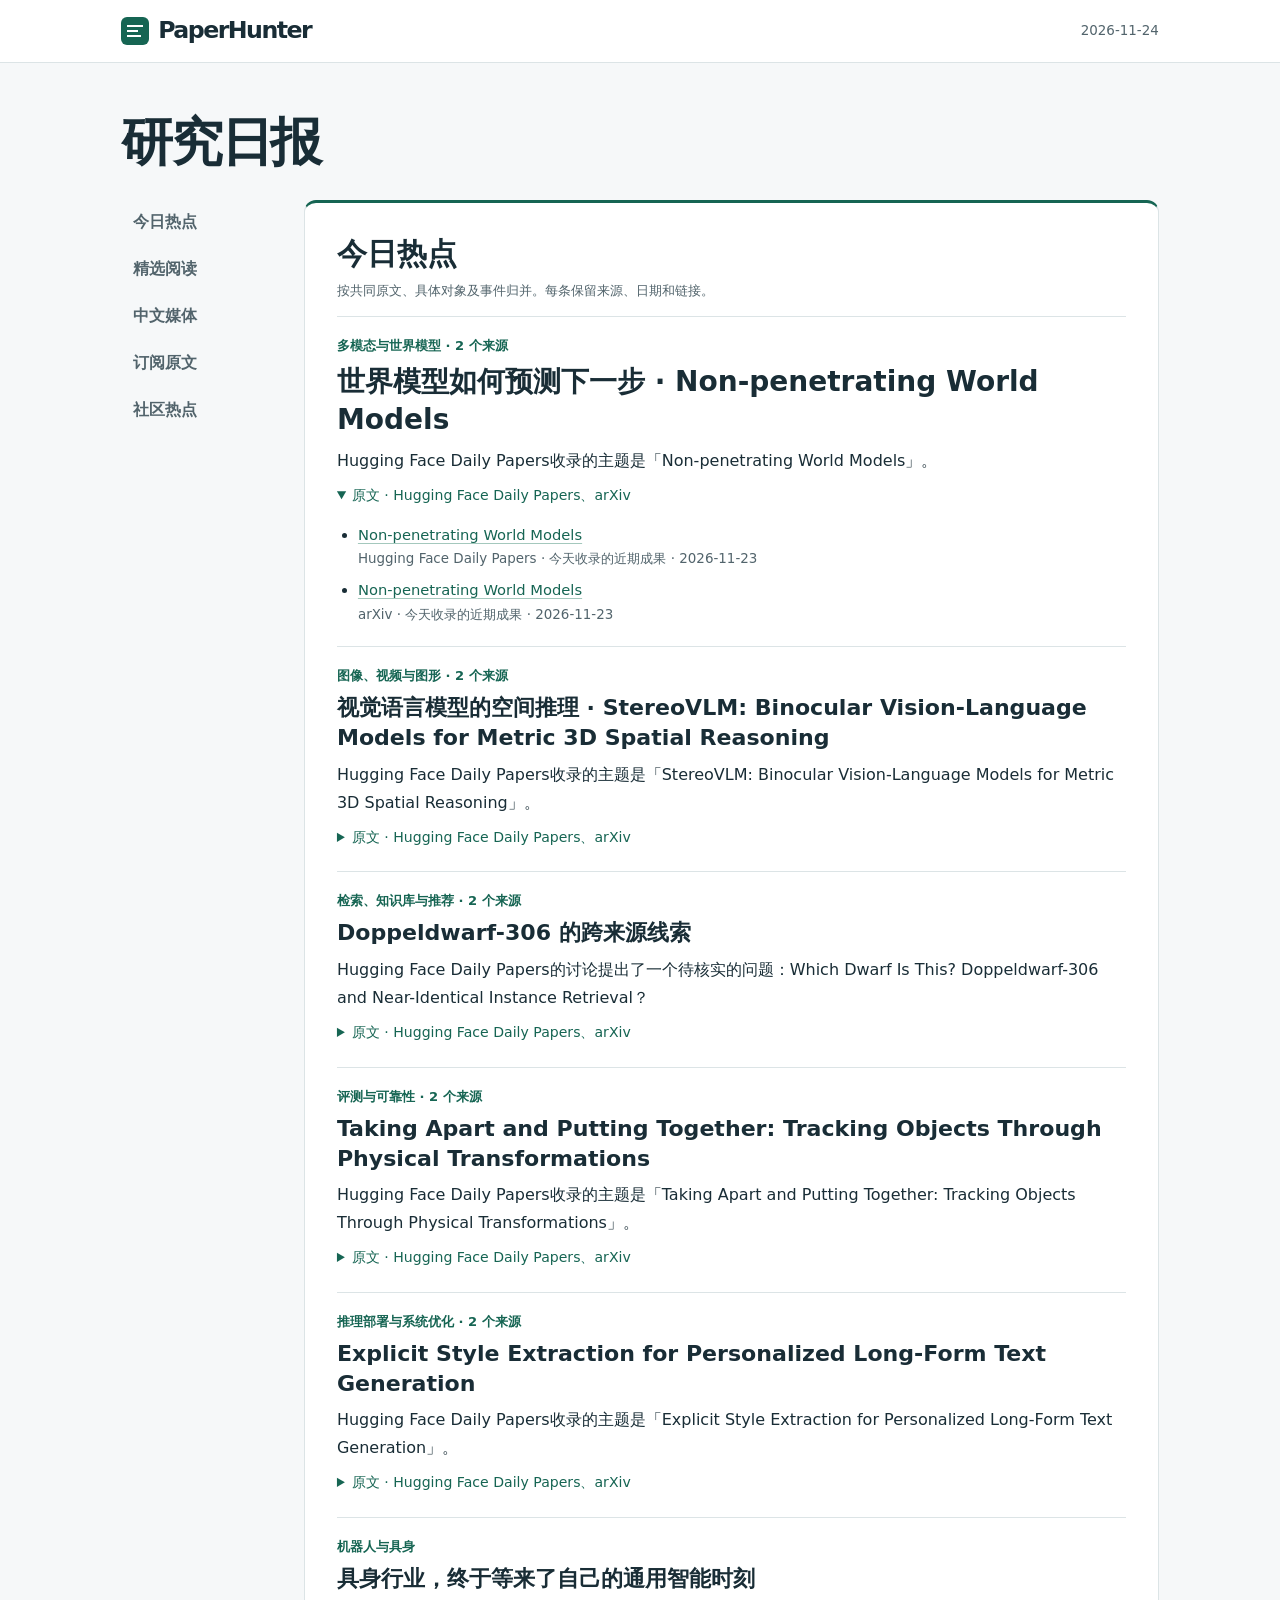
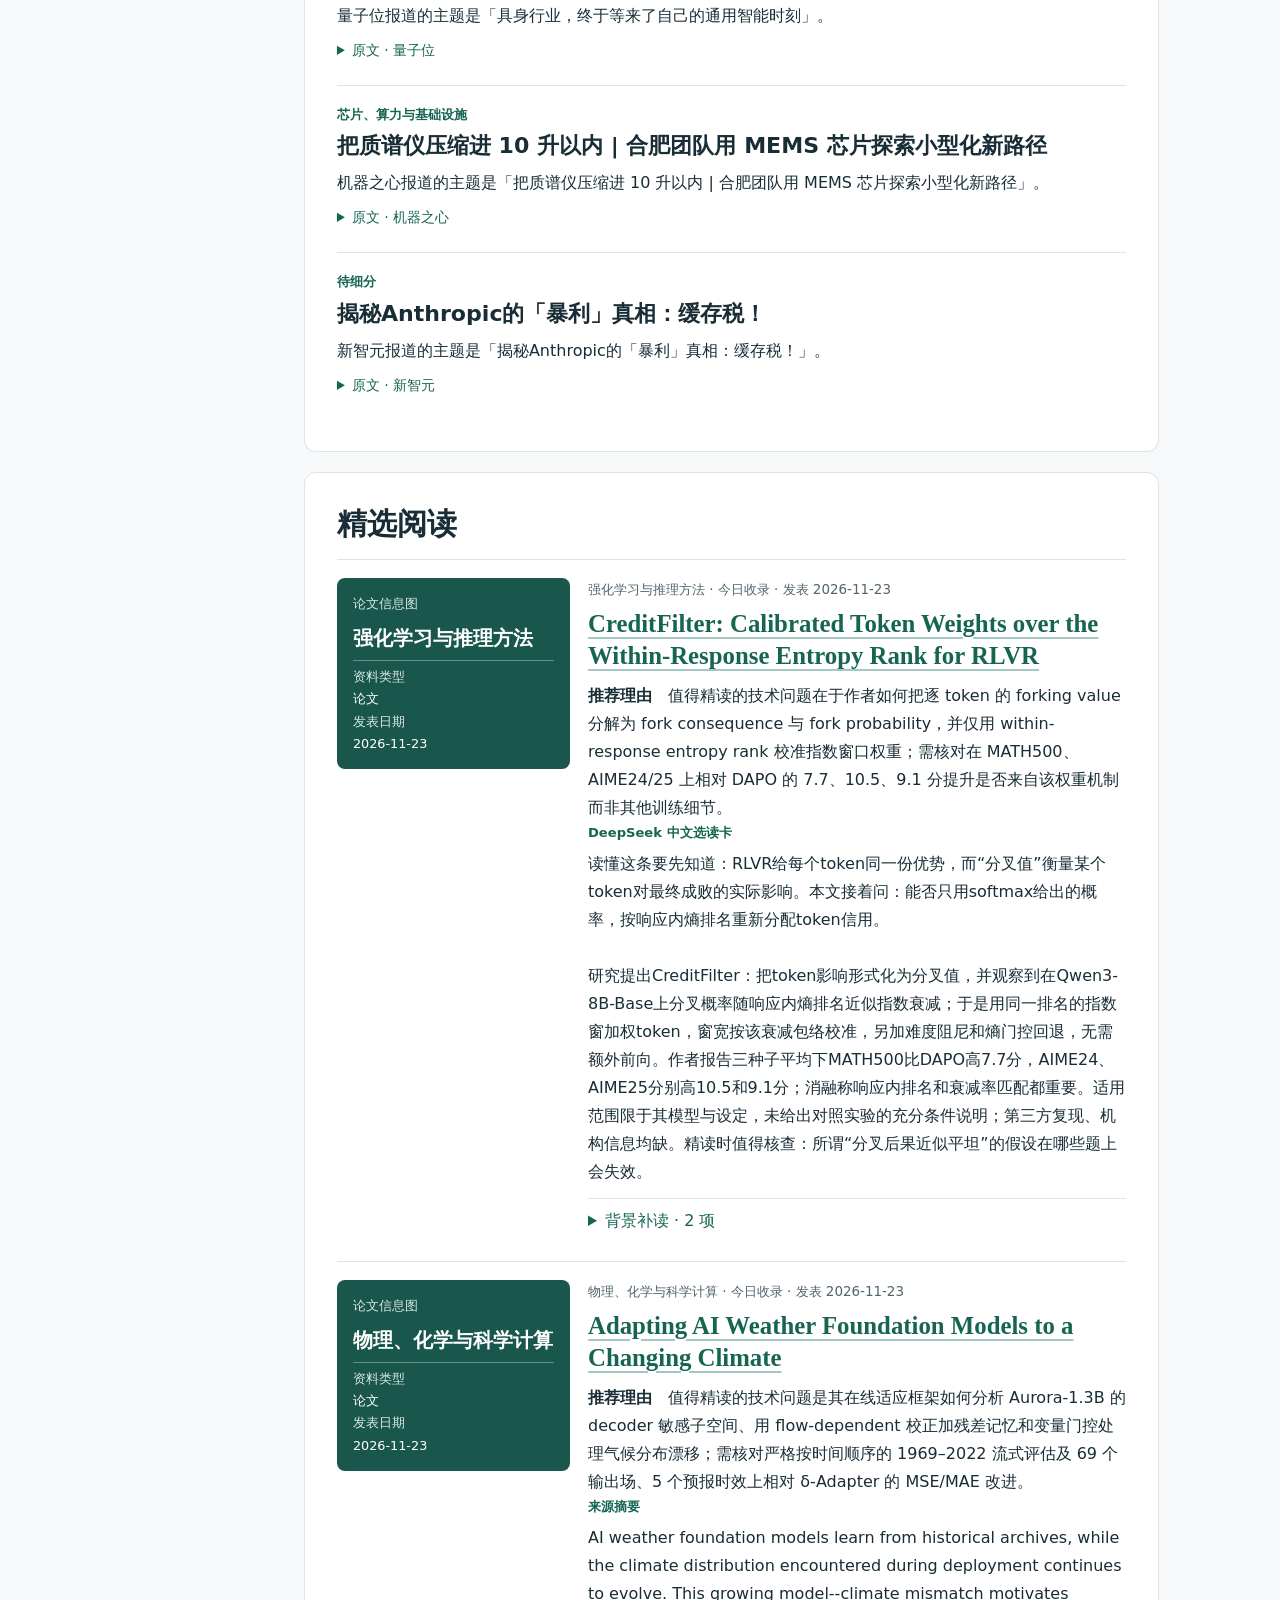
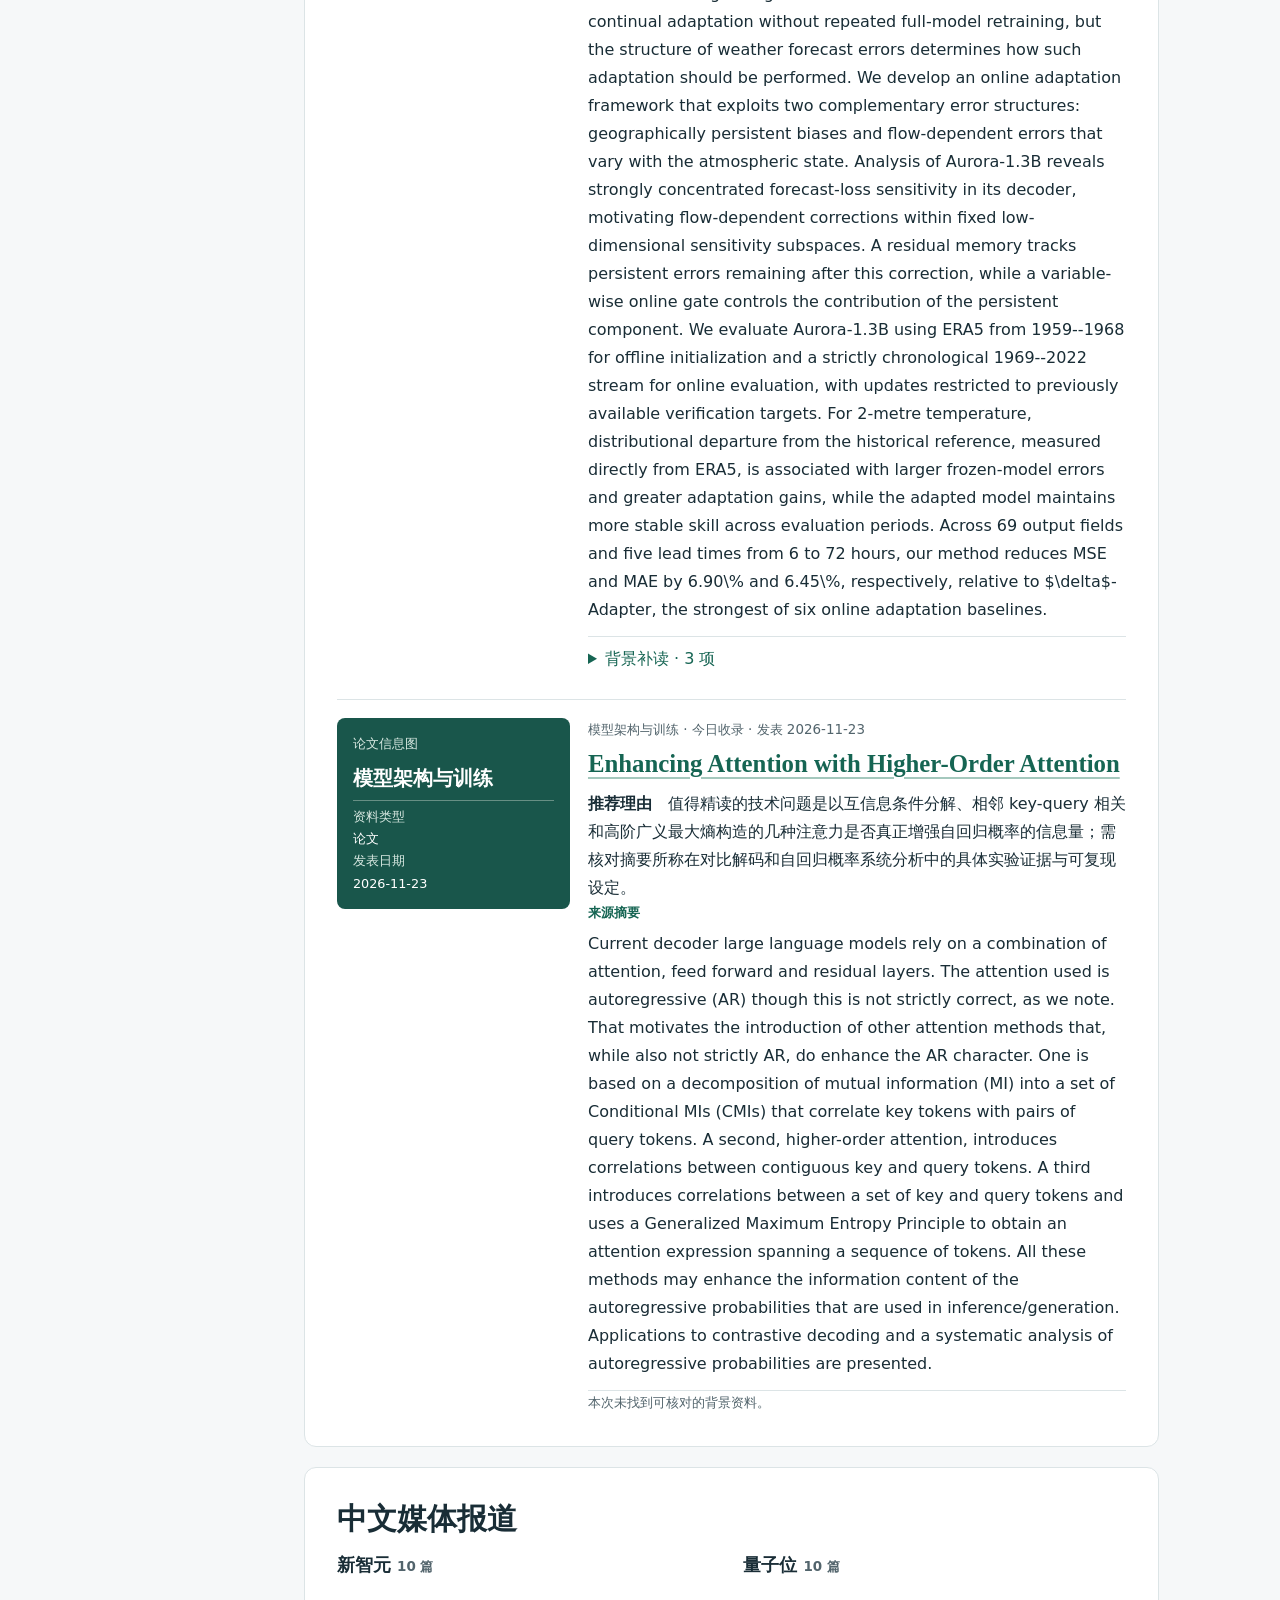
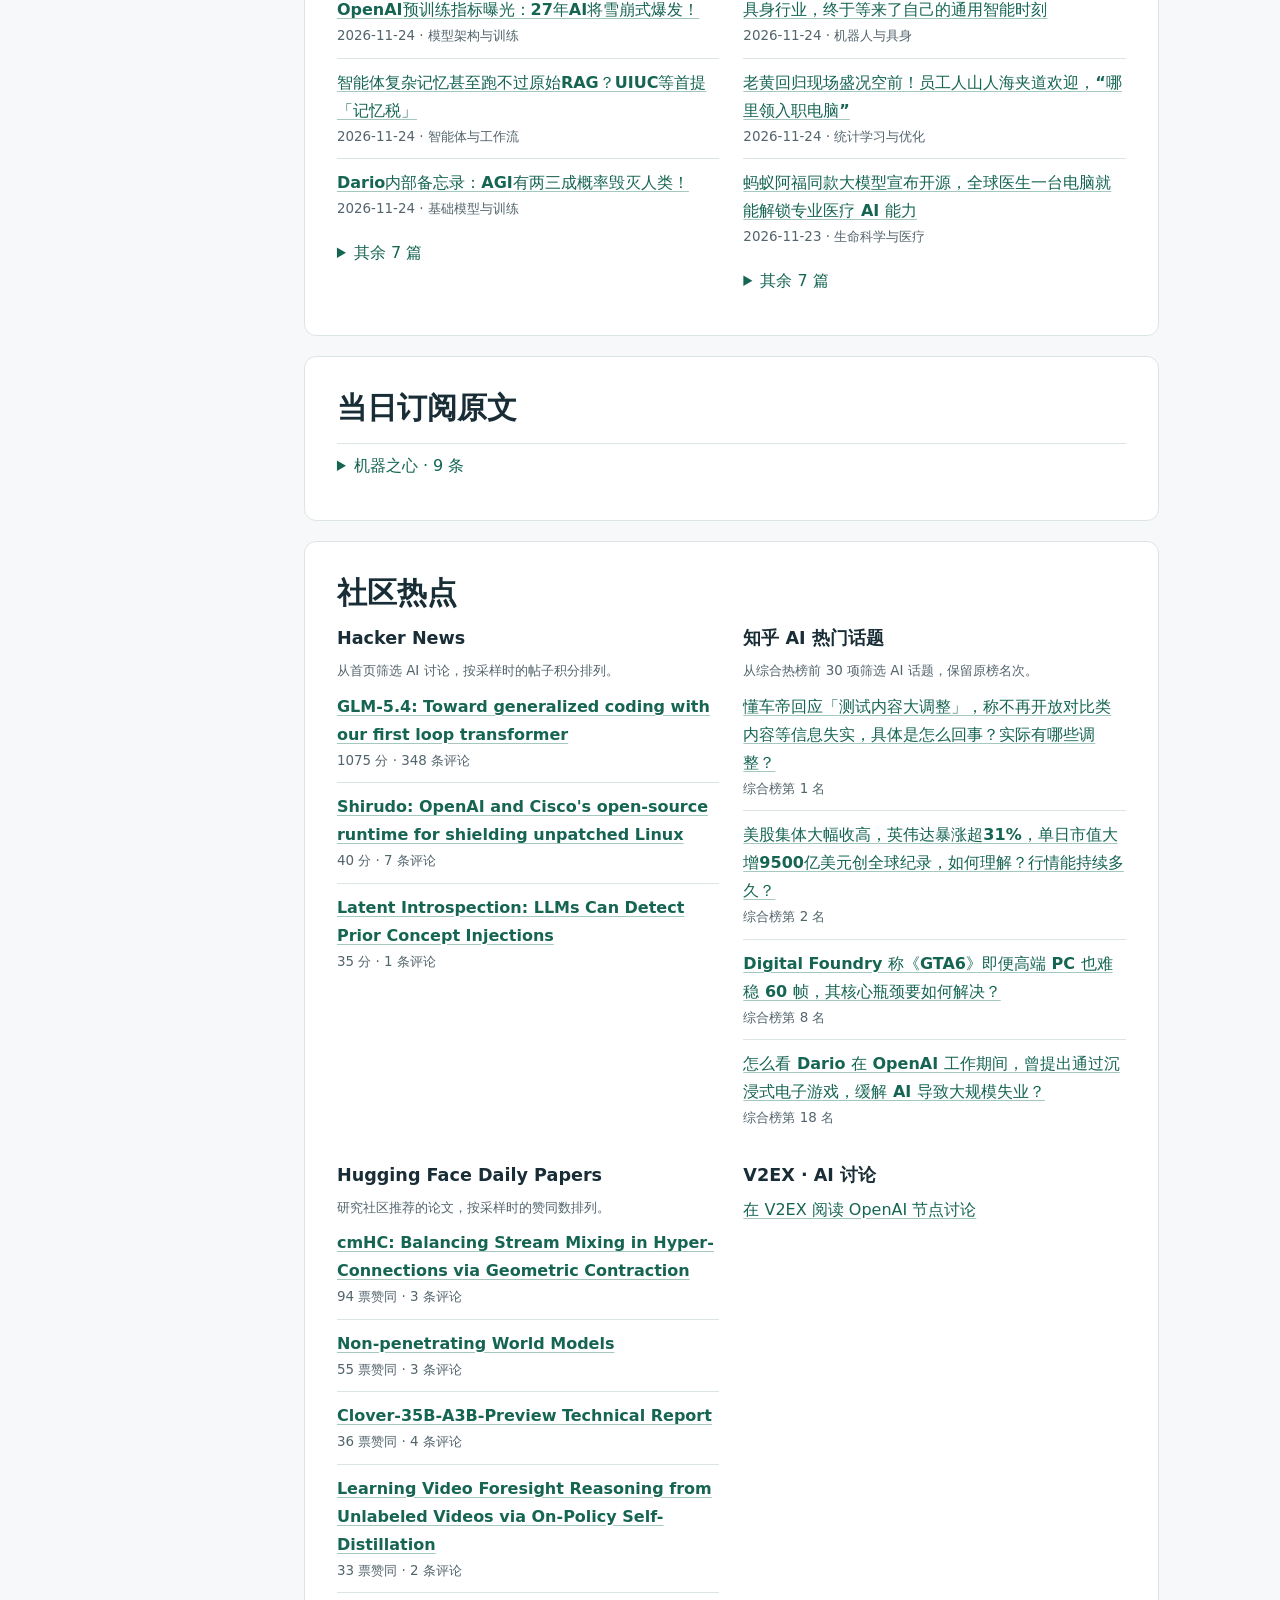
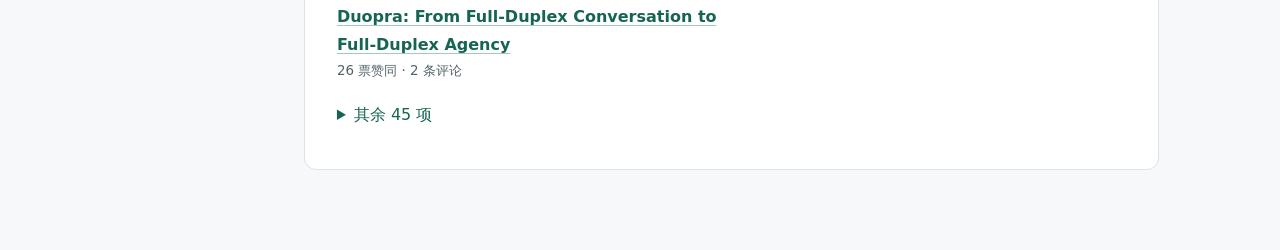
<file: daily/2026-11-24.html>
<!doctype html><html lang="zh-CN"><head><meta charset="utf-8">
<meta name="viewport" content="width=device-width,initial-scale=1"><meta name="paperhunter-edition" content="public-reader">
<meta name="referrer" content="no-referrer"><title>PaperHunter · 2026-11-24</title>
<style>
:root {
  color-scheme: light;
  --ink: #192d36;
  --muted: #52646c;
  --accent: #166553;
  --wash: #e5f3ed;
  --page: #f6f8f9;
  --line: #dce4e6;
  --serif: "Baskervville", Georgia, "Songti SC", SimSun, serif;
}
* { box-sizing: border-box; }
body { margin: 0; background: var(--page); color: var(--ink); font: 1rem/1.75 "DM Sans", system-ui, "Microsoft YaHei", sans-serif; }
.wrap { max-width: 1140px; margin: auto; padding-inline: clamp(16px,4vw,52px); }
.mast { background: #fff; border-bottom: 1px solid var(--line); }
.mast .wrap { display: flex; align-items: center; justify-content: space-between; gap: 14px; min-height: 62px; }
.mast b { display: flex; align-items: center; gap: 9px; font-size: 1.48rem; letter-spacing: -.065em; }
.mast b::before { content: ""; width: 28px; height: 28px; background:
  linear-gradient(white,white) 6px 8px/16px 2px no-repeat,
  linear-gradient(white,white) 6px 13px/11px 2px no-repeat,
  linear-gradient(white,white) 6px 18px/14px 2px no-repeat, var(--accent); border-radius: 6px; }
.mast time, .meta, figcaption { color: var(--muted); font-size: .84rem; }
.mast time { font-variant-numeric: tabular-nums; }
h1, h2, h3, p, figure, dl, dd { margin: 0; }
h1, h2, h3 { line-height: 1.35; overflow-wrap: anywhere; }
h1, h2 { font-family: var(--serif); }
h1 { margin-block: clamp(22px,3.5vw,46px) 22px; font-size: clamp(2.05rem,4.3vw,3.25rem); letter-spacing: -.045em; }
h2 { font-size: clamp(1.38rem,2.5vw,1.85rem); margin-bottom: 14px; }
h3 { font-size: 1.1rem; margin-bottom: 8px; }
a { color: var(--accent); text-decoration-color: #a4c8bd; text-underline-offset: .2em; overflow-wrap: anywhere; }
a:hover { color: #0d4639; text-decoration-color: currentColor; }
:focus-visible { outline: 3px solid var(--accent); outline-offset: 3px; }
.edition-layout { display: grid; grid-template-columns: 9.5rem minmax(0,1fr); gap: clamp(14px,2.4vw,32px); align-items: start; padding-bottom: 60px; }
nav { display: grid; position: sticky; top: 18px; gap: 3px; }
nav a { border-radius: 6px; color: var(--muted); padding: 8px 12px; text-decoration: none; font-weight: 600; }
nav a:hover, nav a:focus-visible { background: var(--wash); color: var(--accent); }
.edition-body { min-width: 0; }
section { margin-bottom: 20px; border: 1px solid var(--line); border-radius: 12px; background: #fff; padding: clamp(18px,3vw,32px); scroll-margin-top: 14px; }
.overview { border-top: 3px solid var(--accent); }
.overview > h2 { margin-bottom: 4px; }
.topic { border-top: 1px solid var(--line); padding-block: 18px 14px; }
.topic:first-of-type { margin-top: 14px; }
.topic h3 { font-size: clamp(1.10rem,2vw,1.38rem); }
.topic:first-of-type h3 { font-size: clamp(1.28rem,2.5vw,1.75rem); }
.topic-meta, .cap { color: var(--accent); font-size: .82rem; font-weight: 650; margin-bottom: 5px; }
.topic > p, .body { overflow-wrap: anywhere; }
.body { white-space: pre-line; }
details summary { color: var(--accent); cursor: pointer; padding: 8px 0; }
.event-originals summary { font-size: .88rem; }
.citations, .reading-guide ul { margin: 4px 0 0; padding-left: 21px; font-size: .92rem; }
.citations li { margin-block: 6px; }
.citations .meta, .channels li .meta, .press li .meta { display: block; }
.reference { font-size: .85em; font-weight: 650; }
.citations li:target { background: var(--wash); }
.analysis { background: #f0f7f4; padding: 16px 20px; border-radius: 8px; margin-top: 16px; }
.analysis .citations { border-top: 1px solid #d3e2db; margin-top: 12px; padding-top: 6px; }
.pick { display: grid; grid-template-columns: minmax(100px,.65fr) minmax(0,1.5fr); align-items: start; gap: 18px; padding-block: 18px; border-top: 1px solid var(--line); }
.pick:last-child { padding-bottom: 0; }
.pick h3 { font: 650 clamp(1.15rem,2.2vw,1.55rem)/1.3 var(--serif); margin: 6px 0 10px; }
.cover img { display: block; width: 100%; height: auto; max-height: 250px; object-fit: contain; background: var(--page); border-radius: 7px; }
.cover figcaption { margin-top: 4px; }
.fact-sheet { color: white; background: #19564b; padding: 14px 16px; border-radius: 8px; }
.fact-sheet strong { display: block; font-size: 1.25rem; line-height: 1.4; margin: 8px 0; }
.fact-sheet dl { border-top: 1px solid #678f84; padding-top: 5px; font-size: .8rem; }
.fact-sheet figcaption, .fact-sheet dt { color: #d7e8e1; }
.channels { display: grid; grid-template-columns: repeat(2,minmax(0,1fr)); gap: 24px; }
.channels ul, .press > details > ul { list-style: none; margin: 0; padding: 0; }
.channels li, .press > details li { padding: 10px 0; overflow-wrap: anywhere; border-bottom: 1px solid var(--line); }
.channels li:last-child, .press > details li:last-child { border: 0; }
.channels li a, .press > details li a { font-weight: 550; }
.press > details { border-top: 1px solid var(--line); }
.reading-guide, .guide-empty { border-top: 1px solid var(--line); margin-top: 12px; }
.reading-guide li p { color: var(--muted); }
@media (max-width: 760px) {
  .mast .wrap { min-height: 54px; }
  .edition-layout { display: block; }
  nav { position: static; display: flex; flex-wrap: wrap; gap: 1px 7px; margin-bottom: 16px; border-block: 1px solid var(--line); }
  nav a { padding: 10px 4px; font-size: .875rem; }
  section { margin-bottom: 14px; }
}
@media (max-width: 570px) {
  .pick, .channels { grid-template-columns: minmax(0,1fr); gap: 14px; }
  .pick { padding: 16px 0; }
  .event-originals summary, .press summary, .channels summary { padding-block: 11px; }
}
@media print {
  body, section { background: white; }
  nav { display: none; }
  .wrap { max-width: none; padding: 0; }
  .edition-layout { display: block; }
  section { border: 0; padding: 0; }
  .pick, .topic { break-inside: avoid; }
}
</style></head><body><header class="mast"><div class="wrap"><b>PaperHunter</b>
<time datetime="2026-11-24">2026-11-24</time></div></header>
<main class="wrap"><h1>研究日报</h1>
<div class="edition-layout"><nav aria-label="本期目录"><a href="#events">今日热点</a><a href="#picks">精选阅读</a><a href="#press">中文媒体</a><a href="#subscriptions">订阅原文</a><a href="#community">社区热点</a></nav><div class="edition-body">
<section class="overview" id="events"><h2>今日热点</h2><p class="meta">按共同原文、具体对象及事件归并。每条保留来源、日期和链接。</p><article class="topic"><p class="topic-meta">多模态与世界模型 · 2 个来源</p><h3>世界模型如何预测下一步 · Non-penetrating World Models</h3><p>Hugging Face Daily Papers收录的主题是「Non-penetrating World Models」。</p><details class="event-originals" open><summary>原文 · Hugging Face Daily Papers、arXiv</summary><ul class="citations"><li><a href="https://huggingface.co/papers/2611.27963" rel="noreferrer">Non-penetrating World Models</a> <span class="meta">Hugging Face Daily Papers · 今天收录的近期成果 · 2026-11-23</span></li><li><a href="https://arxiv.org/abs/2611.27963" rel="noreferrer">Non-penetrating World Models</a> <span class="meta">arXiv · 今天收录的近期成果 · 2026-11-23</span></li></ul></details></article><article class="topic"><p class="topic-meta">图像、视频与图形 · 2 个来源</p><h3>视觉语言模型的空间推理 · StereoVLM: Binocular Vision-Language Models for Metric 3D Spatial Reasoning</h3><p>Hugging Face Daily Papers收录的主题是「StereoVLM: Binocular Vision-Language Models for Metric 3D Spatial Reasoning」。</p><details class="event-originals"><summary>原文 · Hugging Face Daily Papers、arXiv</summary><ul class="citations"><li><a href="https://huggingface.co/papers/2611.27915" rel="noreferrer">StereoVLM: Binocular Vision-Language Models for Metric 3D Spatial Reasoning</a> <span class="meta">Hugging Face Daily Papers · 今天收录的近期成果 · 2026-11-23</span></li><li><a href="https://arxiv.org/abs/2611.27915" rel="noreferrer">StereoVLM: Binocular Vision-Language Models for Metric 3D Spatial Reasoning</a> <span class="meta">arXiv · 今天收录的近期成果 · 2026-11-23</span></li></ul></details></article><article class="topic"><p class="topic-meta">检索、知识库与推荐 · 2 个来源</p><h3>Doppeldwarf-306 的跨来源线索</h3><p>Hugging Face Daily Papers的讨论提出了一个待核实的问题：Which Dwarf Is This? Doppeldwarf-306 and Near-Identical Instance Retrieval？</p><details class="event-originals"><summary>原文 · Hugging Face Daily Papers、arXiv</summary><ul class="citations"><li><a href="https://huggingface.co/papers/2611.27490" rel="noreferrer">Which Dwarf Is This? Doppeldwarf-306 and Near-Identical Instance Retrieval</a> <span class="meta">Hugging Face Daily Papers · 今天收录的近期成果 · 2026-11-23</span></li><li><a href="https://arxiv.org/abs/2611.27490" rel="noreferrer">Which Dwarf Is This? Doppeldwarf-306 and Near-Identical Instance Retrieval</a> <span class="meta">arXiv · 今天收录的近期成果 · 2026-11-23</span></li></ul></details></article><article class="topic"><p class="topic-meta">评测与可靠性 · 2 个来源</p><h3>Taking Apart and Putting Together: Tracking Objects Through Physical Transformations</h3><p>Hugging Face Daily Papers收录的主题是「Taking Apart and Putting Together: Tracking Objects Through Physical Transformations」。</p><details class="event-originals"><summary>原文 · Hugging Face Daily Papers、arXiv</summary><ul class="citations"><li><a href="https://huggingface.co/papers/2611.27398" rel="noreferrer">Taking Apart and Putting Together: Tracking Objects Through Physical Transformations</a> <span class="meta">Hugging Face Daily Papers · 今天收录的近期成果 · 2026-11-23</span></li><li><a href="https://arxiv.org/abs/2611.27398" rel="noreferrer">Taking Apart and Putting Together: Tracking Objects Through Physical Transformations</a> <span class="meta">arXiv · 今天收录的近期成果 · 2026-11-23</span></li></ul></details></article><article class="topic"><p class="topic-meta">推理部署与系统优化 · 2 个来源</p><h3>Explicit Style Extraction for Personalized Long-Form Text Generation</h3><p>Hugging Face Daily Papers收录的主题是「Explicit Style Extraction for Personalized Long-Form Text Generation」。</p><details class="event-originals"><summary>原文 · Hugging Face Daily Papers、arXiv</summary><ul class="citations"><li><a href="https://huggingface.co/papers/2611.27211" rel="noreferrer">Explicit Style Extraction for Personalized Long-Form Text Generation</a> <span class="meta">Hugging Face Daily Papers · 今天收录的近期成果 · 2026-11-23</span></li><li><a href="https://arxiv.org/abs/2611.27211" rel="noreferrer">Explicit Style Extraction for Personalized Long-Form Text Generation</a> <span class="meta">arXiv · 今天收录的近期成果 · 2026-11-23</span></li></ul></details></article><article class="topic"><p class="topic-meta">机器人与具身</p><h3>具身行业，终于等来了自己的通用智能时刻</h3><p>量子位报道的主题是「具身行业，终于等来了自己的通用智能时刻」。</p><details class="event-originals"><summary>原文 · 量子位</summary><ul class="citations"><li><a href="https://www.qbitai.com/2026/11/512264.html" rel="noreferrer">具身行业，终于等来了自己的通用智能时刻</a> <span class="meta">量子位 · 官网 RSS · 今天收录的近期报道 · 2026-11-24</span></li></ul></details></article><article class="topic"><p class="topic-meta">芯片、算力与基础设施</p><h3>把质谱仪压缩进 10 升以内 | 合肥团队用 MEMS 芯片探索小型化新路径</h3><p>机器之心报道的主题是「把质谱仪压缩进 10 升以内 | 合肥团队用 MEMS 芯片探索小型化新路径」。</p><details class="event-originals"><summary>原文 · 机器之心</summary><ul class="citations"><li><a href="https://www.jiqizhixin.com/articles/2026-11-24" rel="noreferrer">把质谱仪压缩进 10 升以内 | 合肥团队用 MEMS 芯片探索小型化新路径</a> <span class="meta">机器之心 · 官方 RSS · 今天采到的订阅 · 2026-11-24</span></li></ul></details></article><article class="topic"><p class="topic-meta">待细分</p><h3>揭秘Anthropic的「暴利」真相：缓存税！</h3><p>新智元报道的主题是「揭秘Anthropic的「暴利」真相：缓存税！」。</p><details class="event-originals"><summary>原文 · 新智元</summary><ul class="citations"><li><a href="https://aiera.com.cn/asi-post.html?id=125064" rel="noreferrer">揭秘Anthropic的「暴利」真相：缓存税！</a> <span class="meta">新智元 · 官网 RSS · 今天收录的近期报道 · 2026-11-24</span></li></ul></details></article></section><section class="picks" id="picks"><h2>精选阅读</h2><article class="pick"><figure class="fact-sheet"><figcaption>论文信息图</figcaption><strong>强化学习与推理方法</strong><dl><dt>资料类型</dt><dd>论文</dd><dt>发表日期</dt><dd>2026-11-23</dd></dl></figure><div><p class="meta">强化学习与推理方法 · 今日收录 · 发表 2026-11-23</p><h3><a href="https://arxiv.org/abs/2611.27227" rel="noreferrer">CreditFilter: Calibrated Token Weights over the Within-Response Entropy Rank for RLVR</a></h3><p class="body"><strong>推荐理由</strong>　值得精读的技术问题在于作者如何把逐 token 的 forking value 分解为 fork consequence 与 fork probability，并仅用 within-response entropy rank 校准指数窗口权重；需核对在 MATH500、AIME24/25 上相对 DAPO 的 7.7、10.5、9.1 分提升是否来自该权重机制而非其他训练细节。</p><p class="cap">DeepSeek 中文选读卡</p><p class="body">读懂这条要先知道：RLVR给每个token同一份优势，而“分叉值”衡量某个token对最终成败的实际影响。本文接着问：能否只用softmax给出的概率，按响应内熵排名重新分配token信用。

研究提出CreditFilter：把token影响形式化为分叉值，并观察到在Qwen3-8B-Base上分叉概率随响应内熵排名近似指数衰减；于是用同一排名的指数窗加权token，窗宽按该衰减包络校准，另加难度阻尼和熵门控回退，无需额外前向。作者报告三种子平均下MATH500比DAPO高7.7分，AIME24、AIME25分别高10.5和9.1分；消融称响应内排名和衰减率匹配都重要。适用范围限于其模型与设定，未给出对照实验的充分条件说明；第三方复现、机构信息均缺。精读时值得核查：所谓“分叉后果近似平坦”的假设在哪些题上会失效。</p><details class="reading-guide"><summary>背景补读 · 2 项</summary><p>以下早期研究与本条讨论的具体方法或模型相符。可先读其问题和评测设置，再看当前报道提出了什么新主张。</p><ul><li><span class="meta">相关前序研究 · Crossref · 出版方元数据</span><br><a href="https://doi.org/10.5220/0011746300003393" rel="noreferrer">Logic + Reinforcement Learning + Deep Learning: A Survey</a><p>题名同样涉及 reinforcement learning，登记发表时间为 2023。</p></li><li><span class="meta">相关前序研究 · Crossref · 出版方元数据</span><br><a href="https://doi.org/10.5772/13214" rel="noreferrer">Subgoal Identifications in Reinforcement Learning: A Survey</a><p>题名同样涉及 reinforcement learning，登记发表时间为 2011-01-14。</p></li></ul></details></div></article><article class="pick"><figure class="fact-sheet"><figcaption>论文信息图</figcaption><strong>物理、化学与科学计算</strong><dl><dt>资料类型</dt><dd>论文</dd><dt>发表日期</dt><dd>2026-11-23</dd></dl></figure><div><p class="meta">物理、化学与科学计算 · 今日收录 · 发表 2026-11-23</p><h3><a href="https://arxiv.org/abs/2611.27605" rel="noreferrer">Adapting AI Weather Foundation Models to a Changing Climate</a></h3><p class="body"><strong>推荐理由</strong>　值得精读的技术问题是其在线适应框架如何分析 Aurora-1.3B 的 decoder 敏感子空间、用 flow-dependent 校正加残差记忆和变量门控处理气候分布漂移；需核对严格按时间顺序的 1969–2022 流式评估及 69 个输出场、5 个预报时效上相对 δ-Adapter 的 MSE/MAE 改进。</p><p class="cap">来源摘要</p><p class="body">AI weather foundation models learn from historical archives, while the climate distribution encountered during deployment continues to evolve. This growing model--climate mismatch motivates continual adaptation without repeated full-model retraining, but the structure of weather forecast errors determines how such adaptation should be performed. We develop an online adaptation framework that exploits two complementary error structures: geographically persistent biases and flow-dependent errors that vary with the atmospheric state. Analysis of Aurora-1.3B reveals strongly concentrated forecast-loss sensitivity in its decoder, motivating flow-dependent corrections within fixed low-dimensional sensitivity subspaces. A residual memory tracks persistent errors remaining after this correction, while a variable-wise online gate controls the contribution of the persistent component. We evaluate Aurora-1.3B using ERA5 from 1959--1968 for offline initialization and a strictly chronological 1969--2022 stream for online evaluation, with updates restricted to previously available verification targets. For 2-metre temperature, distributional departure from the historical reference, measured directly from ERA5, is associated with larger frozen-model errors and greater adaptation gains, while the adapted model maintains more stable skill across evaluation periods. Across 69 output fields and five lead times from 6 to 72 hours, our method reduces MSE and MAE by 6.90\% and 6.45\%, respectively, relative to $\delta$-Adapter, the strongest of six online adaptation baselines.</p><details class="reading-guide"><summary>背景补读 · 3 项</summary><p>先从原文明确列出的资料读起。可用相同的研究问题对照其任务、方法和评测条件，再回到当前条目。</p><ul><li><span class="meta">原文参考 · arXiv · 原文文献表</span><br><a href="https://proceedings.mlr.press/v267/lee25ag.html" rel="noreferrer">Lightweight online adaption for time series foundation model forecasts</a><p>作者在参考文献 Lee et al. (2025) 中列出了这项工作。它与本文共同讨论foundation，可对照两篇所用任务和评测条件。</p></li><li><span class="meta">原文参考 · arXiv · 原文文献表</span><br><a href="https://arxiv.org/abs/2511.14218" rel="noreferrer">Resolving Sources of Uncertainty in AI Weather Forecasting</a><p>作者在参考文献 Hu et al. (2025) 中列出了这项工作。它与本文共同讨论weather，可对照两篇所用任务和评测条件。</p></li><li><span class="meta">原文参考 · arXiv · 原文文献表</span><br><a href="https://arxiv.org/abs/2605.22248" rel="noreferrer">No epoch like the present: robust climate emulation requires out-of-distribution generalisation</a><p>作者在参考文献 Stanley-Clamp et al. (2026) 中列出了这项工作。它与本文共同讨论climate，可对照两篇所用任务和评测条件。</p></li></ul></details></div></article><article class="pick"><figure class="fact-sheet"><figcaption>论文信息图</figcaption><strong>模型架构与训练</strong><dl><dt>资料类型</dt><dd>论文</dd><dt>发表日期</dt><dd>2026-11-23</dd></dl></figure><div><p class="meta">模型架构与训练 · 今日收录 · 发表 2026-11-23</p><h3><a href="https://arxiv.org/abs/2611.27764" rel="noreferrer">Enhancing Attention with Higher-Order Attention</a></h3><p class="body"><strong>推荐理由</strong>　值得精读的技术问题是以互信息条件分解、相邻 key-query 相关和高阶广义最大熵构造的几种注意力是否真正增强自回归概率的信息量；需核对摘要所称在对比解码和自回归概率系统分析中的具体实验证据与可复现设定。</p><p class="cap">来源摘要</p><p class="body">Current decoder large language models rely on a combination of attention, feed forward and residual layers. The attention used is autoregressive (AR) though this is not strictly correct, as we note. That motivates the introduction of other attention methods that, while also not strictly AR, do enhance the AR character. One is based on a decomposition of mutual information (MI) into a set of Conditional MIs (CMIs) that correlate key tokens with pairs of query tokens. A second, higher-order attention, introduces correlations between contiguous key and query tokens. A third introduces correlations between a set of key and query tokens and uses a Generalized Maximum Entropy Principle to obtain an attention expression spanning a sequence of tokens. All these methods may enhance the information content of the autoregressive probabilities that are used in inference/generation. Applications to contrastive decoding and a systematic analysis of autoregressive probabilities are presented.</p><p class="meta guide-empty">本次未找到可核对的背景资料。</p></div></article></section><section id="press"><h2>中文媒体报道</h2><div class="channels press"><div><h3>新智元 <small class="meta">10 篇</small></h3><ul><li><a href="https://aiera.com.cn/asi-post.html?id=125004" rel="noreferrer">OpenAI预训练指标曝光：27年AI将雪崩式爆发！</a><small class="meta">2026-11-24 · 模型架构与训练</small></li><li><a href="https://aiera.com.cn/asi-post.html?id=125031" rel="noreferrer">智能体复杂记忆甚至跑不过原始RAG？UIUC等首提「记忆税」</a><small class="meta">2026-11-24 · 智能体与工作流</small></li><li><a href="https://aiera.com.cn/asi-post.html?id=124989" rel="noreferrer">Dario内部备忘录：AGI有两三成概率毁灭人类！</a><small class="meta">2026-11-24 · 基础模型与训练</small></li></ul><details><summary>其余 7 篇</summary><ul><li><a href="https://aiera.com.cn/asi-post.html?id=125064" rel="noreferrer">揭秘Anthropic的「暴利」真相：缓存税！</a><small class="meta">2026-11-24 · 待细分</small></li><li><a href="https://aiera.com.cn/asi-post.html?id=124980" rel="noreferrer">马斯克把GTA 6搬上特斯拉！FSD端到端实时生世界，一脚油开进3A游戏</a><small class="meta">2026-11-24 · 待细分</small></li><li><a href="https://aiera.com.cn/asi-post.html?id=124936" rel="noreferrer">斯坦福博士零AI苦研黎曼猜想12年，公开8小时反遭AI挑错！</a><small class="meta">2026-11-24 · 数理推理与形式化证明</small></li><li><a href="https://aiera.com.cn/asi-post.html?id=125048" rel="noreferrer">中国AI刷爆全球纪录！比Claude快四万倍，多个密码学难题被破解</a><small class="meta">2026-11-24 · 待细分</small></li><li><a href="https://aiera.com.cn/asi-post.html?id=125016" rel="noreferrer">GPT-6.2刚登顶游戏榜，Claude反手空降抢走第一！</a><small class="meta">2026-11-24 · 待细分</small></li><li><a href="https://aiera.com.cn/asi-post.html?id=124951" rel="noreferrer">AI巨头CEO惊人暴论：人类被AI抢饭碗后，可以用沉浸式游戏安抚</a><small class="meta">2026-11-24 · 待细分</small></li><li><a href="https://aiera.com.cn/asi-post.html?id=124924" rel="noreferrer">百灵医疗健康大模型LingSante家族发布，AI望闻问切的“武功秘籍”向行业开源</a><small class="meta">2026-11-23 · 生命科学与医疗</small></li></ul></details></div><div><h3>量子位 <small class="meta">10 篇</small></h3><ul><li><a href="https://www.qbitai.com/2026/11/512264.html" rel="noreferrer">具身行业，终于等来了自己的通用智能时刻</a><small class="meta">2026-11-24 · 机器人与具身</small></li><li><a href="https://www.qbitai.com/2026/11/512252.html" rel="noreferrer">老黄回归现场盛况空前！员工人山人海夹道欢迎，“哪里领入职电脑”</a><small class="meta">2026-11-24 · 统计学习与优化</small></li><li><a href="https://www.qbitai.com/2026/11/511998.html" rel="noreferrer">蚂蚁阿福同款大模型宣布开源，全球医生一台电脑就能解锁专业医疗 AI 能力</a><small class="meta">2026-11-23 · 生命科学与医疗</small></li></ul><details><summary>其余 7 篇</summary><ul><li><a href="https://www.qbitai.com/2026/11/511989.html" rel="noreferrer">算力周期更迭，数据复合增长：为何存储经济性对中国规模化 AI 至关重要</a><small class="meta">2026-11-23 · 芯片、算力与基础设施</small></li><li><a href="https://www.qbitai.com/2026/11/512179.html" rel="noreferrer">XROGO郑随兵：机器人不能只在视频里，终究要进入工厂“真干活”</a><small class="meta">2026-11-23 · 机器人与具身</small></li><li><a href="https://www.qbitai.com/2026/11/511978.html" rel="noreferrer">当大模型接上真实机器人：RoboChallenge Zero首期评测发布</a><small class="meta">2026-11-23 · 机器人与具身</small></li><li><a href="https://www.qbitai.com/2026/11/512195.html" rel="noreferrer">实测：1450亿参数塞进笔记本，每秒狂飙80+Token！国产端侧大模型杀疯了</a><small class="meta">2026-11-23 · 待细分</small></li><li><a href="https://www.qbitai.com/2026/11/512017.html" rel="noreferrer">蚂蚁医疗健康AI五连发！开源、本地部署、望闻问切全安排上了</a><small class="meta">2026-11-23 · 生命科学与医疗</small></li><li><a href="https://www.qbitai.com/2026/11/512004.html" rel="noreferrer">“Agent版arXiv”来了！936个智能体12个星期狂发近千篇论文，连同行评议都整上了</a><small class="meta">2026-11-23 · 智能体与工作流</small></li><li><a href="https://www.qbitai.com/2026/11/511933.html" rel="noreferrer">豆姐威武！豆包工作上新21个专业工作台，AI直接替你上班</a><small class="meta">2026-11-23 · 待细分</small></li></ul></details></div></div></section><section class="press" id="subscriptions"><h2>当日订阅原文</h2><details><summary>机器之心 · 9 条</summary><p class="meta">采样于北京时间 11:08。</p><ul><li><a href="https://www.jiqizhixin.com/articles/2026-11-24" rel="noreferrer">把质谱仪压缩进 10 升以内 | 合肥团队用 MEMS 芯片探索小型化新路径</a><small class="meta">2026-11-24 · 芯片、算力与基础设施</small></li><li><a href="https://www.jiqizhixin.com/articles/2026-11-23-14" rel="noreferrer">突发！黄仁勋重任英伟达CEO，恢复全部职位</a><small class="meta">2026-11-23 · 待细分</small></li><li><a href="https://www.jiqizhixin.com/articles/2026-11-23-13" rel="noreferrer">北大开源PipeLink，让GPU算子优化成为可复用组件</a><small class="meta">2026-11-23 · 开源与软件发布</small></li><li><a href="https://www.jiqizhixin.com/articles/2026-11-23-12" rel="noreferrer">刚刚，GLM-5.4上线！全新的Loop Transformer架构亮相</a><small class="meta">2026-11-23 · 产品、价格与使用体验</small></li><li><a href="https://www.jiqizhixin.com/articles/2026-11-23-11" rel="noreferrer">微信新开源模型，试图打造面向端侧应用的瑞士军刀</a><small class="meta">2026-11-23 · 开源与软件发布</small></li><li><a href="https://www.jiqizhixin.com/articles/2026-11-23-10" rel="noreferrer">为下一代智算系统搭建开放模拟实验室，清华、无问芯穹开源系统级仿真平台Uni3Sim</a><small class="meta">2026-11-23 · 开源与软件发布</small></li><li><a href="https://www.jiqizhixin.com/articles/2026-11-23-9" rel="noreferrer">Meta亚历山大王：超级智能即将到来，AI将接管一切科学研究</a><small class="meta">2026-11-23 · 基础模型与训练</small></li><li><a href="https://www.jiqizhixin.com/articles/2026-11-23-8" rel="noreferrer">NeurIPS 26｜新国立提出PEEK：扩散生成采样「偷看」一步，相同步数下FID可压49点，即插即用</a><small class="meta">2026-11-23 · 待细分</small></li><li><a href="https://www.jiqizhixin.com/articles/2026-11-23-7" rel="noreferrer">OpenAI发布药物化学新基准，跨冲突性质识别有前景候选药物</a><small class="meta">2026-11-23 · 生命科学与医疗</small></li></ul></details></section><section class="community" id="community"><h2>社区热点</h2><div class="channels"><div><h3>Hacker News</h3><p class="meta">从首页筛选 AI 讨论，按采样时的帖子积分排列。</p><ul><li><a href="https://news.ycombinator.com/item?id=50609685" rel="noreferrer">GLM-5.4: Toward generalized coding with our first loop transformer</a> <span class="meta">1075 分 · 348 条评论</span></li><li><a href="https://news.ycombinator.com/item?id=50619630" rel="noreferrer">Shirudo: OpenAI and Cisco&#x27;s open-source runtime for shielding unpatched Linux</a> <span class="meta">40 分 · 7 条评论</span></li><li><a href="https://news.ycombinator.com/item?id=50620328" rel="noreferrer">Latent Introspection: LLMs Can Detect Prior Concept Injections</a> <span class="meta">35 分 · 1 条评论</span></li></ul></div><div><h3>知乎 AI 热门话题</h3><p class="meta">从综合热榜前 30 项筛选 AI 话题，保留原榜名次。</p><ul><li><a href="https://www.zhihu.com/question/2108257367678613356" rel="noreferrer">懂车帝回应「测试内容大调整」，称不再开放对比类内容等信息失实，具体是怎么回事？实际有哪些调整？</a> <span class="meta">综合榜第 1 名</span></li><li><a href="https://www.zhihu.com/question/2108463757307240853" rel="noreferrer">美股集体大幅收高，英伟达暴涨超31%，单日市值大增9500亿美元创全球纪录，如何理解？行情能持续多久？</a> <span class="meta">综合榜第 2 名</span></li><li><a href="https://www.zhihu.com/question/2107441603245876469" rel="noreferrer">Digital Foundry 称《GTA6》即便高端 PC 也难稳 60 帧，其核心瓶颈要如何解决？</a> <span class="meta">综合榜第 8 名</span></li><li><a href="https://www.zhihu.com/question/2108143859003831791" rel="noreferrer">怎么看 Dario 在 OpenAI 工作期间，曾提出通过沉浸式电子游戏，缓解 AI 导致大规模失业？</a> <span class="meta">综合榜第 18 名</span></li></ul></div><div><h3>Hugging Face Daily Papers</h3><p class="meta">研究社区推荐的论文，按采样时的赞同数排列。</p><ul><li><a href="https://huggingface.co/papers/2611.27193" rel="noreferrer">cmHC: Balancing Stream Mixing in Hyper-Connections via Geometric Contraction</a> <span class="meta">94 票赞同 · 3 条评论</span></li><li><a href="https://huggingface.co/papers/2611.27963" rel="noreferrer">Non-penetrating World Models</a> <span class="meta">55 票赞同 · 3 条评论</span></li><li><a href="https://huggingface.co/papers/2611.24636" rel="noreferrer">Clover-35B-A3B-Preview Technical Report</a> <span class="meta">36 票赞同 · 4 条评论</span></li><li><a href="https://huggingface.co/papers/2611.26954" rel="noreferrer">Learning Video Foresight Reasoning from Unlabeled Videos via On-Policy Self-Distillation</a> <span class="meta">33 票赞同 · 2 条评论</span></li><li><a href="https://huggingface.co/papers/2611.25773" rel="noreferrer">Duopra: From Full-Duplex Conversation to Full-Duplex Agency</a> <span class="meta">26 票赞同 · 2 条评论</span></li></ul><details><summary>其余 45 项</summary><ul><li><a href="https://huggingface.co/papers/2611.26073" rel="noreferrer">AltRA-Test: An Alternative Annotator Test for LLM Judges Without Shared Annotators</a> <span class="meta">24 票赞同 · 3 条评论</span></li><li><a href="https://huggingface.co/papers/2611.21885" rel="noreferrer">Language Models Can Rewrite Their Own Weights</a> <span class="meta">23 票赞同 · 2 条评论</span></li><li><a href="https://huggingface.co/papers/2611.26627" rel="noreferrer">RL Post-Training in Diffusion Transformers Is Activation Steering</a> <span class="meta">22 票赞同 · 4 条评论</span></li><li><a href="https://huggingface.co/papers/2611.15449" rel="noreferrer">Reading the Unreadable: Text-Aware Image Super-Resolution Needs Reasoning</a> <span class="meta">21 票赞同 · 2 条评论</span></li><li><a href="https://huggingface.co/papers/2611.27973" rel="noreferrer">MemOnce: A Scalable Memory Architecture for Large Language Models</a> <span class="meta">19 票赞同 · 2 条评论</span></li><li><a href="https://huggingface.co/papers/2611.26408" rel="noreferrer">Training Vision Models for LLM-Driven Weight-Space Programming</a> <span class="meta">19 票赞同 · 3 条评论</span></li><li><a href="https://huggingface.co/papers/2611.26516" rel="noreferrer">Plan4D: Generative Plannable 4D Worlds</a> <span class="meta">16 票赞同 · 1 条评论</span></li><li><a href="https://huggingface.co/papers/2611.26617" rel="noreferrer">One Prior, Two Dynamics: Repurposing Video Diffusion Transformers for Self-Supervised Latent Action Learning</a> <span class="meta">14 票赞同 · 2 条评论</span></li><li><a href="https://huggingface.co/papers/2611.25567" rel="noreferrer">Online Mistake Detection in Instruction-Conditioned Procedural Video</a> <span class="meta">12 票赞同 · 3 条评论</span></li><li><a href="https://huggingface.co/papers/2611.26286" rel="noreferrer">Twice-Told Critiques: Claim-Level Homogenization of Peer Review in the LLM Era</a> <span class="meta">11 票赞同 · 2 条评论</span></li><li><a href="https://huggingface.co/papers/2611.21485" rel="noreferrer">Lost in the Hallway: Benchmarking Persistent Spatial Memory Across Revisits</a> <span class="meta">10 票赞同 · 4 条评论</span></li><li><a href="https://huggingface.co/papers/2611.25279" rel="noreferrer">Accord: Universal Online Metric Localization and Dense Mapping from one Camera and an IMU</a> <span class="meta">10 票赞同 · 3 条评论</span></li><li><a href="https://huggingface.co/papers/2611.26239" rel="noreferrer">Teaching Vision-Language-Action Models to Stop Safely</a> <span class="meta">9 票赞同 · 4 条评论</span></li><li><a href="https://huggingface.co/papers/2611.26613" rel="noreferrer">AgentRoboCritic: Understanding the Capability of Frontier Agents on Direct Robot Control</a> <span class="meta">8 票赞同 · 2 条评论</span></li><li><a href="https://huggingface.co/papers/2611.22343" rel="noreferrer">PURE: A Diagnostic Benchmark for Multi-Granularity Multimodal Identity Matching</a> <span class="meta">8 票赞同 · 2 条评论</span></li><li><a href="https://huggingface.co/papers/2611.27915" rel="noreferrer">StereoVLM: Binocular Vision-Language Models for Metric 3D Spatial Reasoning</a> <span class="meta">7 票赞同 · 2 条评论</span></li><li><a href="https://huggingface.co/papers/2611.24077" rel="noreferrer">AeroRSI: Recursive Self-Improvement for Aerial Vision-Language Navigation</a> <span class="meta">7 票赞同 · 2 条评论</span></li><li><a href="https://huggingface.co/papers/2611.21053" rel="noreferrer">System 1 agents: a method for local, reliable and fast agentic AI</a> <span class="meta">7 票赞同 · 7 条评论</span></li><li><a href="https://huggingface.co/papers/2611.26211" rel="noreferrer">SpecWM: Turning Verification into Refinement for Streaming World Models</a> <span class="meta">7 票赞同 · 2 条评论</span></li><li><a href="https://huggingface.co/papers/2611.26511" rel="noreferrer">Direct3D-V3: Latent-Free Diffusion Transformers in the Native Voxel Domain</a> <span class="meta">7 票赞同 · 2 条评论</span></li><li><a href="https://huggingface.co/papers/2611.26450" rel="noreferrer">A CPU Inside an LLM: Zero-Gradient Compilation of Exact Circuits into Pretrained Weights</a> <span class="meta">7 票赞同 · 2 条评论</span></li><li><a href="https://huggingface.co/papers/2611.25476" rel="noreferrer">WeightCode: Installing New Capabilities into Neural Networks via Weight-Space Programming</a> <span class="meta">6 票赞同 · 1 条评论</span></li><li><a href="https://huggingface.co/papers/2611.19499" rel="noreferrer">Do Probing and Steering Favor the Same Directions Within and Across Language Models?</a> <span class="meta">6 票赞同 · 6 条评论</span></li><li><a href="https://huggingface.co/papers/2611.27398" rel="noreferrer">Taking Apart and Putting Together: Tracking Objects Through Physical Transformations</a> <span class="meta">5 票赞同 · 2 条评论</span></li><li><a href="https://huggingface.co/papers/2611.25179" rel="noreferrer">Phantom Success, Silent Failure: Auditing the Success Checkers of Simulated Manipulation Benchmarks</a> <span class="meta">5 票赞同 · 5 条评论</span></li><li><a href="https://huggingface.co/papers/2611.28123" rel="noreferrer">Seeing the Invisible: How Vision-Language Models Read, Predict and Trace Radio Fields</a> <span class="meta">4 票赞同 · 1 条评论</span></li><li><a href="https://huggingface.co/papers/2611.24249" rel="noreferrer">From Points to Trajectories: Rethinking Multimodal Alignment for Physical Events</a> <span class="meta">4 票赞同 · 1 条评论</span></li><li><a href="https://huggingface.co/papers/2611.25252" rel="noreferrer">Moving Generality from Model to Modeler: LLM Agents for PHM on a Deployment-Style Benchmark</a> <span class="meta">4 票赞同 · 4 条评论</span></li><li><a href="https://huggingface.co/papers/2611.24025" rel="noreferrer">Intent Contracts: Taking Tools Away from Agents</a> <span class="meta">4 票赞同 · 4 条评论</span></li><li><a href="https://huggingface.co/papers/2611.27229" rel="noreferrer">Prune to Expand: Training Prompt Enhancers with Less to Imitate</a> <span class="meta">4 票赞同 · 2 条评论</span></li><li><a href="https://huggingface.co/papers/2611.25604" rel="noreferrer">PAD: Policy-Aware Data Valuation for Autonomous Driving</a> <span class="meta">4 票赞同 · 2 条评论</span></li><li><a href="https://huggingface.co/papers/2611.26540" rel="noreferrer">AURA: AUdio-dRiven streaming Avatar</a> <span class="meta">4 票赞同 · 3 条评论</span></li><li><a href="https://huggingface.co/papers/2611.25534" rel="noreferrer">How Feedback-Free Self-Evolution Reshapes Agent Skills: A Systematic Study</a> <span class="meta">3 票赞同 · 1 条评论</span></li><li><a href="https://huggingface.co/papers/2611.22479" rel="noreferrer">Exploited Before It Was Fixed? Vulnerability Timelines from Open, Machine-Readable Evidence</a> <span class="meta">3 票赞同 · 4 条评论</span></li><li><a href="https://huggingface.co/papers/2611.19247" rel="noreferrer">GameWM: Toward Next-Generation Video Games with Interaction-Centric World Models</a> <span class="meta">3 票赞同 · 2 条评论</span></li><li><a href="https://huggingface.co/papers/2611.27211" rel="noreferrer">Explicit Style Extraction for Personalized Long-Form Text Generation</a> <span class="meta">3 票赞同 · 2 条评论</span></li><li><a href="https://huggingface.co/papers/2611.15941" rel="noreferrer">Lang-SVG: Hierarchical Image Vectorization with Language Priors</a> <span class="meta">3 票赞同 · 2 条评论</span></li><li><a href="https://huggingface.co/papers/2611.25200" rel="noreferrer">Squoosh Bench: Evaluating UX-1 on 318 Historical Website A/B Tests</a> <span class="meta">3 票赞同 · 2 条评论</span></li><li><a href="https://huggingface.co/papers/2611.23875" rel="noreferrer">In Situ Training of Optical Neural Networks by Coding Agents</a> <span class="meta">3 票赞同 · 2 条评论</span></li><li><a href="https://huggingface.co/papers/2611.27490" rel="noreferrer">Which Dwarf Is This? Doppeldwarf-306 and Near-Identical Instance Retrieval</a> <span class="meta">2 票赞同 · 2 条评论</span></li><li><a href="https://huggingface.co/papers/2611.26809" rel="noreferrer">Search From the Start: Search-Native Pretraining for Language Models</a> <span class="meta">2 票赞同 · 2 条评论</span></li><li><a href="https://huggingface.co/papers/2611.22495" rel="noreferrer">Motion-Aware Reward Modeling for Instruction-Guided Video Editing</a> <span class="meta">2 票赞同 · 2 条评论</span></li><li><a href="https://huggingface.co/papers/2611.26232" rel="noreferrer">Time Series Structure Learning with Local Causal Parent Discovery</a> <span class="meta">2 票赞同 · 2 条评论</span></li><li><a href="https://huggingface.co/papers/2611.23417" rel="noreferrer">Autoregressive View Model</a> <span class="meta">1 票赞同 · 2 条评论</span></li><li><a href="https://huggingface.co/papers/2611.25935" rel="noreferrer">TwinD: Generalizing Deepfake Detection from Blending to Entire Face Synthesis</a> <span class="meta">1 票赞同 · 2 条评论</span></li></ul></details></div><div><h3>V2EX · AI 讨论</h3><p><a href="https://www.v2ex.com/go/openai" rel="noreferrer">在 V2EX 阅读 OpenAI 节点讨论</a></p></div></div></section></div></div></main></body></html>
</file>
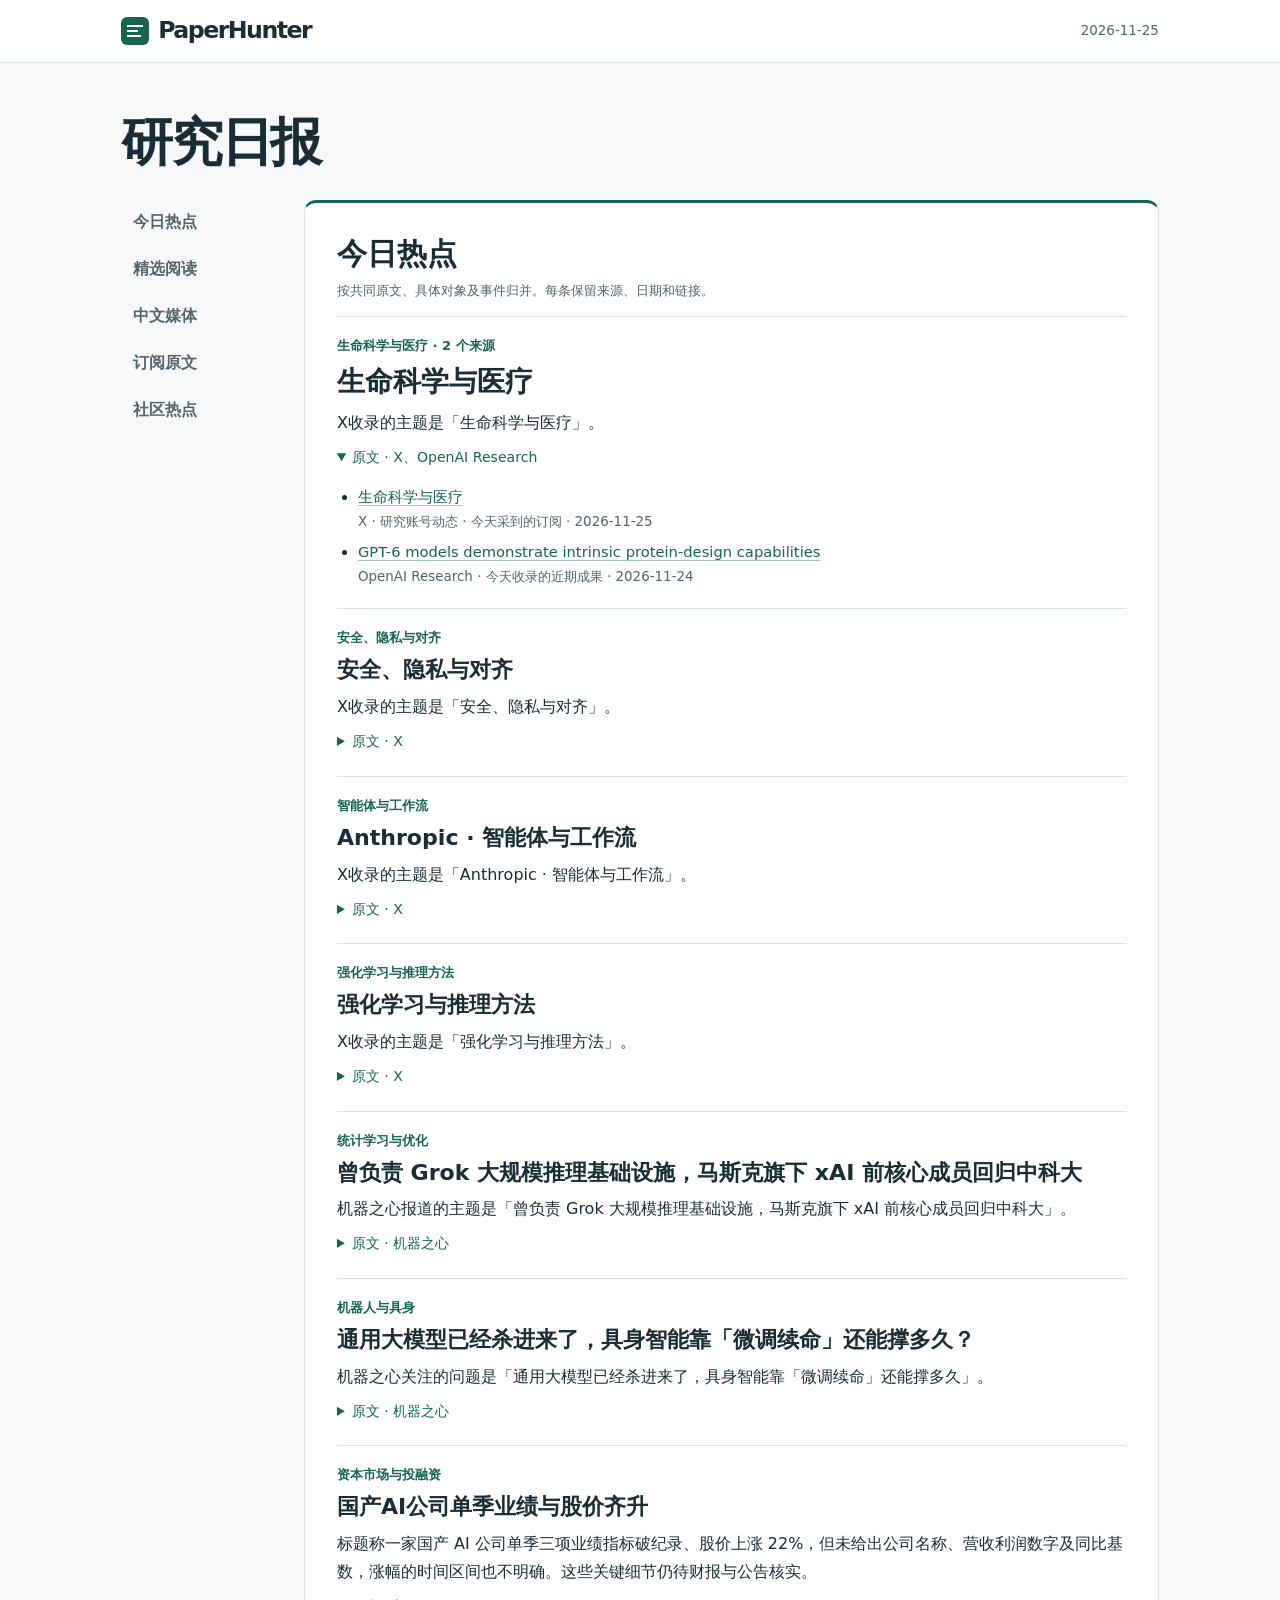
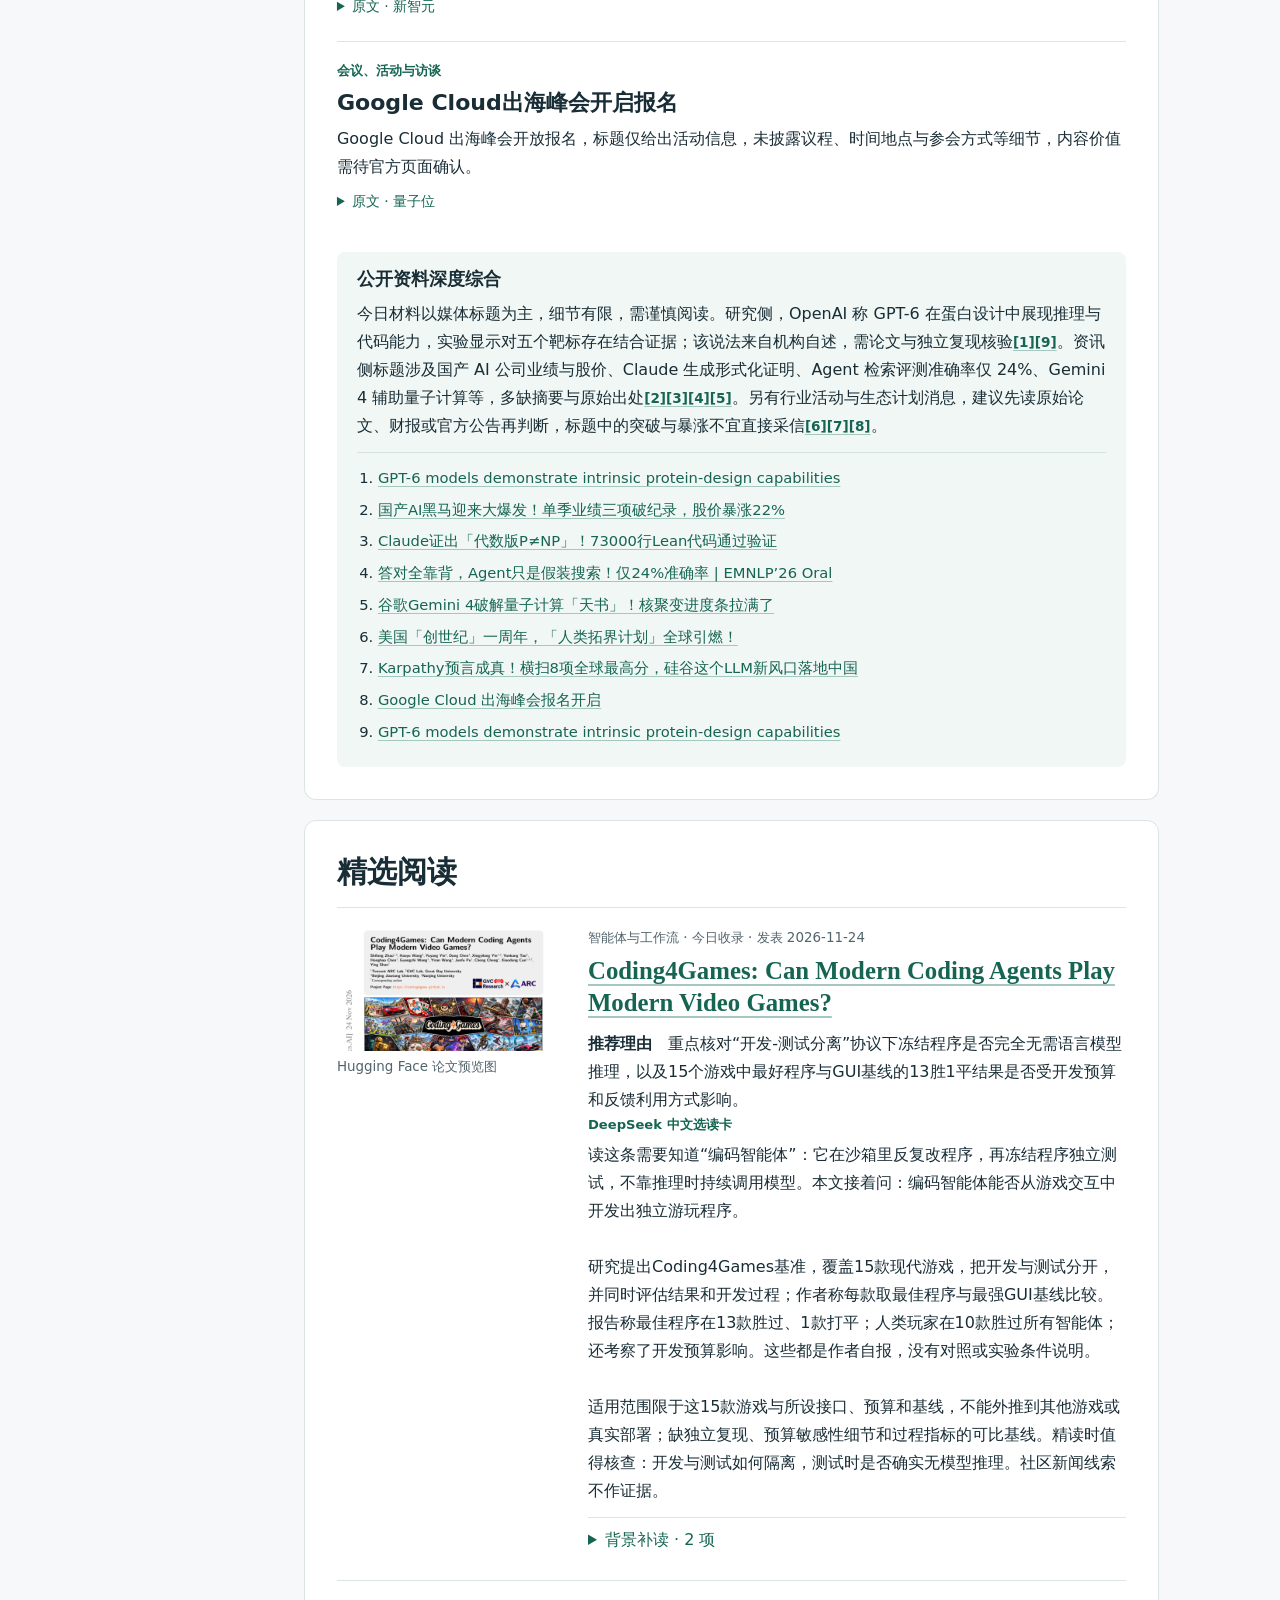
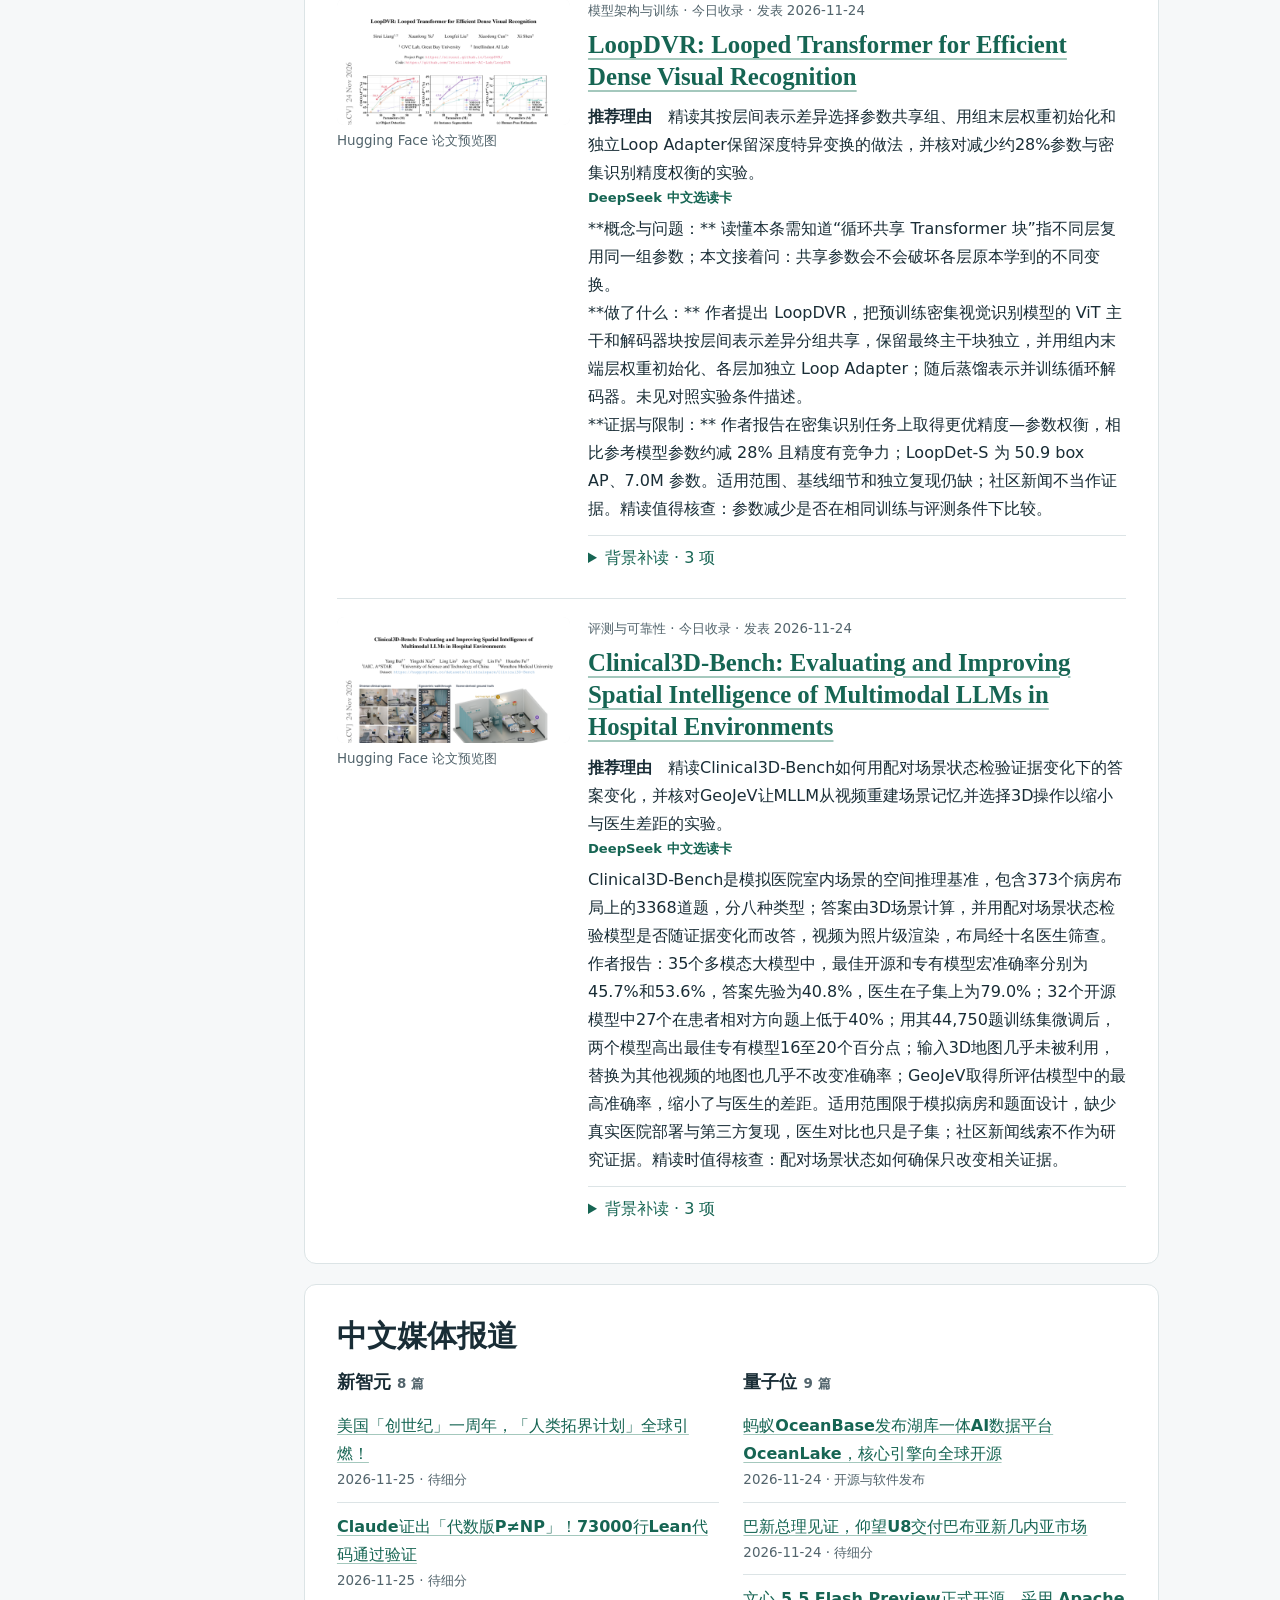
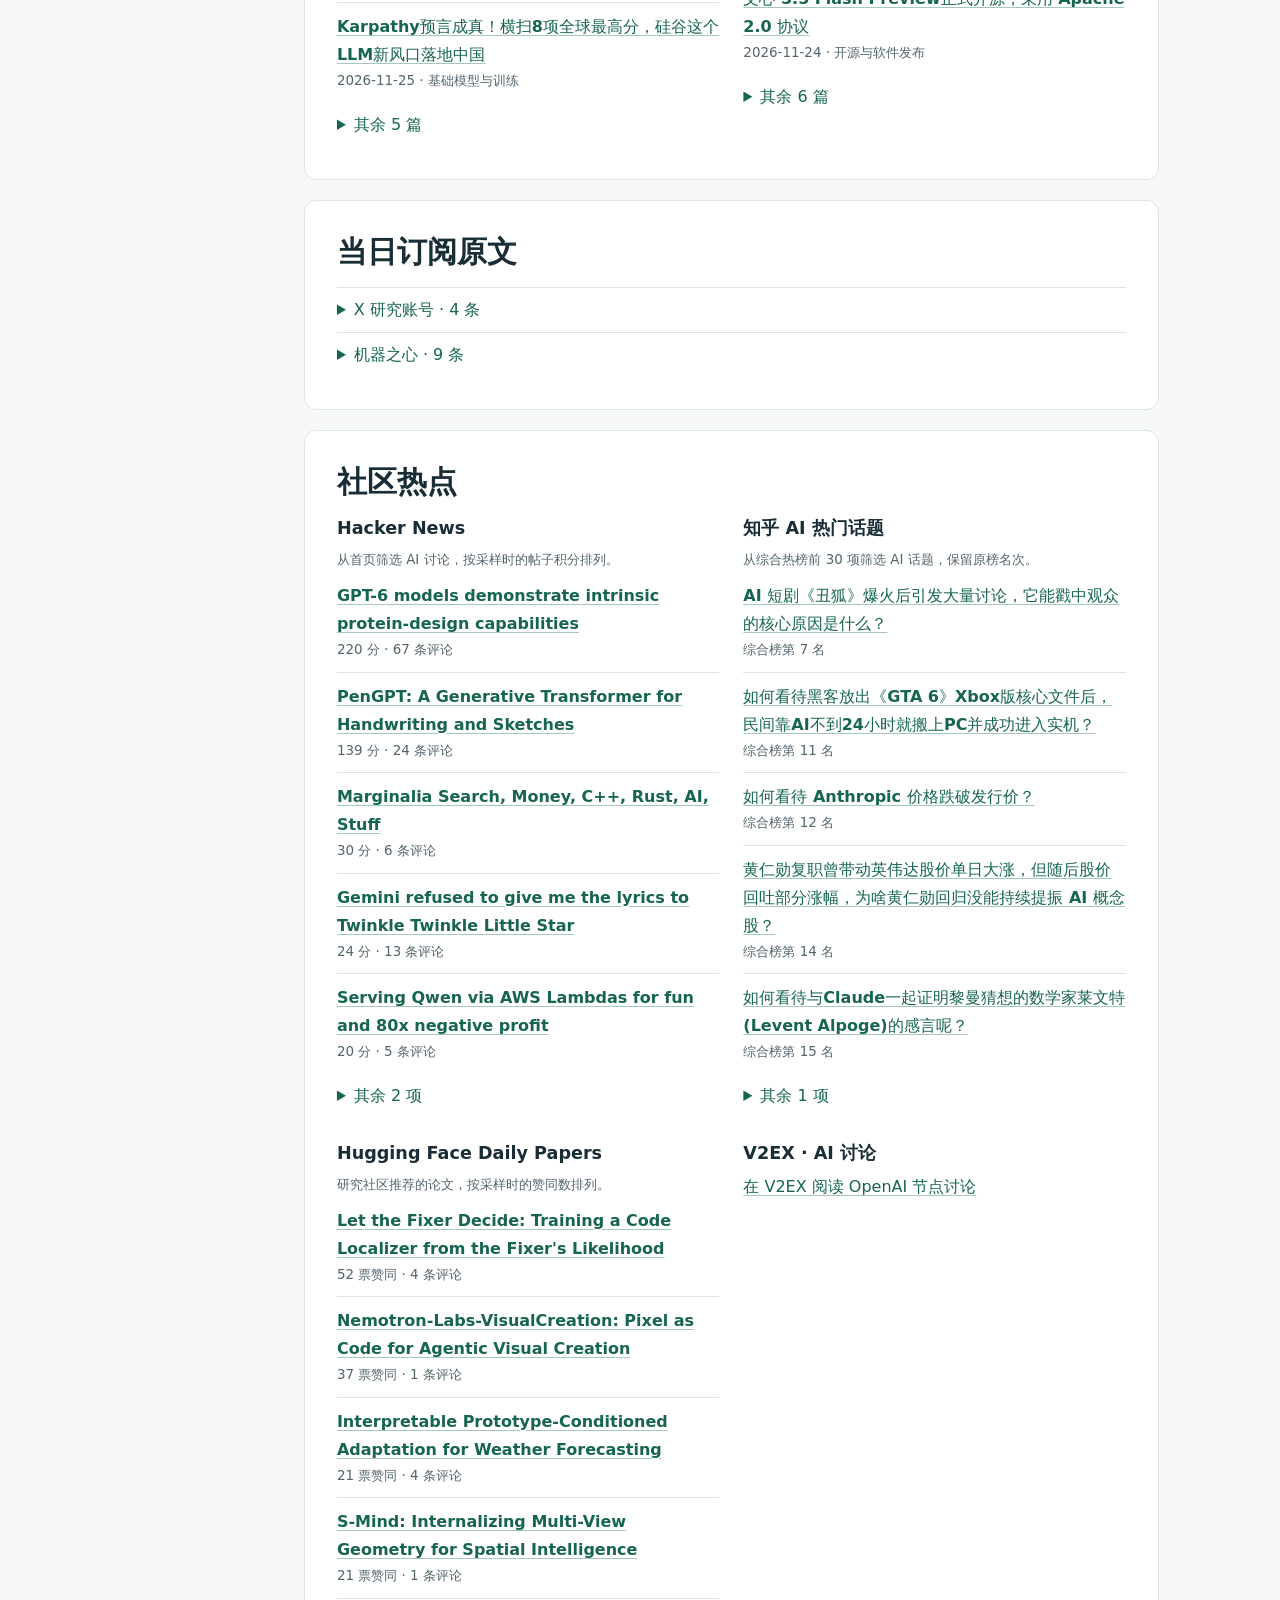
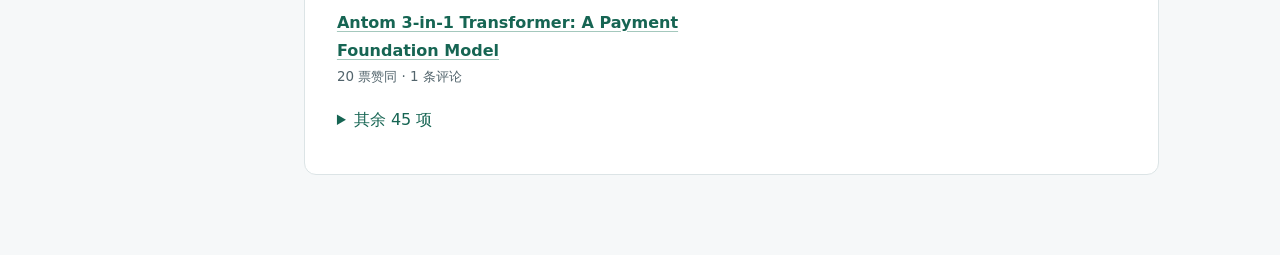
<file: daily/2026-11-25.html>
<!doctype html><html lang="zh-CN"><head><meta charset="utf-8">
<meta name="viewport" content="width=device-width,initial-scale=1"><meta name="paperhunter-edition" content="public-reader">
<meta name="referrer" content="no-referrer"><title>PaperHunter · 2026-11-25</title>
<style>
:root {
  color-scheme: light;
  --ink: #192d36;
  --muted: #52646c;
  --accent: #166553;
  --wash: #e5f3ed;
  --page: #f6f8f9;
  --line: #dce4e6;
  --serif: "Baskervville", Georgia, "Songti SC", SimSun, serif;
}
* { box-sizing: border-box; }
body { margin: 0; background: var(--page); color: var(--ink); font: 1rem/1.75 "DM Sans", system-ui, "Microsoft YaHei", sans-serif; }
.wrap { max-width: 1140px; margin: auto; padding-inline: clamp(16px,4vw,52px); }
.mast { background: #fff; border-bottom: 1px solid var(--line); }
.mast .wrap { display: flex; align-items: center; justify-content: space-between; gap: 14px; min-height: 62px; }
.mast b { display: flex; align-items: center; gap: 9px; font-size: 1.48rem; letter-spacing: -.065em; }
.mast b::before { content: ""; width: 28px; height: 28px; background:
  linear-gradient(white,white) 6px 8px/16px 2px no-repeat,
  linear-gradient(white,white) 6px 13px/11px 2px no-repeat,
  linear-gradient(white,white) 6px 18px/14px 2px no-repeat, var(--accent); border-radius: 6px; }
.mast time, .meta, figcaption { color: var(--muted); font-size: .84rem; }
.mast time { font-variant-numeric: tabular-nums; }
h1, h2, h3, p, figure, dl, dd { margin: 0; }
h1, h2, h3 { line-height: 1.35; overflow-wrap: anywhere; }
h1, h2 { font-family: var(--serif); }
h1 { margin-block: clamp(22px,3.5vw,46px) 22px; font-size: clamp(2.05rem,4.3vw,3.25rem); letter-spacing: -.045em; }
h2 { font-size: clamp(1.38rem,2.5vw,1.85rem); margin-bottom: 14px; }
h3 { font-size: 1.1rem; margin-bottom: 8px; }
a { color: var(--accent); text-decoration-color: #a4c8bd; text-underline-offset: .2em; overflow-wrap: anywhere; }
a:hover { color: #0d4639; text-decoration-color: currentColor; }
:focus-visible { outline: 3px solid var(--accent); outline-offset: 3px; }
.edition-layout { display: grid; grid-template-columns: 9.5rem minmax(0,1fr); gap: clamp(14px,2.4vw,32px); align-items: start; padding-bottom: 60px; }
nav { display: grid; position: sticky; top: 18px; gap: 3px; }
nav a { border-radius: 6px; color: var(--muted); padding: 8px 12px; text-decoration: none; font-weight: 600; }
nav a:hover, nav a:focus-visible { background: var(--wash); color: var(--accent); }
.edition-body { min-width: 0; }
section { margin-bottom: 20px; border: 1px solid var(--line); border-radius: 12px; background: #fff; padding: clamp(18px,3vw,32px); scroll-margin-top: 14px; }
.overview { border-top: 3px solid var(--accent); }
.overview > h2 { margin-bottom: 4px; }
.topic { border-top: 1px solid var(--line); padding-block: 18px 14px; }
.topic:first-of-type { margin-top: 14px; }
.topic h3 { font-size: clamp(1.10rem,2vw,1.38rem); }
.topic:first-of-type h3 { font-size: clamp(1.28rem,2.5vw,1.75rem); }
.topic-meta, .cap { color: var(--accent); font-size: .82rem; font-weight: 650; margin-bottom: 5px; }
.topic > p, .body { overflow-wrap: anywhere; }
.body { white-space: pre-line; }
details summary { color: var(--accent); cursor: pointer; padding: 8px 0; }
.event-originals summary { font-size: .88rem; }
.citations, .reading-guide ul { margin: 4px 0 0; padding-left: 21px; font-size: .92rem; }
.citations li { margin-block: 6px; }
.citations .meta, .channels li .meta, .press li .meta { display: block; }
.reference { font-size: .85em; font-weight: 650; }
.citations li:target { background: var(--wash); }
.analysis { background: #f0f7f4; padding: 16px 20px; border-radius: 8px; margin-top: 16px; }
.analysis .citations { border-top: 1px solid #d3e2db; margin-top: 12px; padding-top: 6px; }
.pick { display: grid; grid-template-columns: minmax(100px,.65fr) minmax(0,1.5fr); align-items: start; gap: 18px; padding-block: 18px; border-top: 1px solid var(--line); }
.pick:last-child { padding-bottom: 0; }
.pick h3 { font: 650 clamp(1.15rem,2.2vw,1.55rem)/1.3 var(--serif); margin: 6px 0 10px; }
.cover img { display: block; width: 100%; height: auto; max-height: 250px; object-fit: contain; background: var(--page); border-radius: 7px; }
.cover figcaption { margin-top: 4px; }
.fact-sheet { color: white; background: #19564b; padding: 14px 16px; border-radius: 8px; }
.fact-sheet strong { display: block; font-size: 1.25rem; line-height: 1.4; margin: 8px 0; }
.fact-sheet dl { border-top: 1px solid #678f84; padding-top: 5px; font-size: .8rem; }
.fact-sheet figcaption, .fact-sheet dt { color: #d7e8e1; }
.channels { display: grid; grid-template-columns: repeat(2,minmax(0,1fr)); gap: 24px; }
.channels ul, .press > details > ul { list-style: none; margin: 0; padding: 0; }
.channels li, .press > details li { padding: 10px 0; overflow-wrap: anywhere; border-bottom: 1px solid var(--line); }
.channels li:last-child, .press > details li:last-child { border: 0; }
.channels li a, .press > details li a { font-weight: 550; }
.press > details { border-top: 1px solid var(--line); }
.reading-guide, .guide-empty { border-top: 1px solid var(--line); margin-top: 12px; }
.reading-guide li p { color: var(--muted); }
@media (max-width: 760px) {
  .mast .wrap { min-height: 54px; }
  .edition-layout { display: block; }
  nav { position: static; display: flex; flex-wrap: wrap; gap: 1px 7px; margin-bottom: 16px; border-block: 1px solid var(--line); }
  nav a { padding: 10px 4px; font-size: .875rem; }
  section { margin-bottom: 14px; }
}
@media (max-width: 570px) {
  .pick, .channels { grid-template-columns: minmax(0,1fr); gap: 14px; }
  .pick { padding: 16px 0; }
  .event-originals summary, .press summary, .channels summary { padding-block: 11px; }
}
@media print {
  body, section { background: white; }
  nav { display: none; }
  .wrap { max-width: none; padding: 0; }
  .edition-layout { display: block; }
  section { border: 0; padding: 0; }
  .pick, .topic { break-inside: avoid; }
}
</style></head><body><header class="mast"><div class="wrap"><b>PaperHunter</b>
<time datetime="2026-11-25">2026-11-25</time></div></header>
<main class="wrap"><h1>研究日报</h1>
<div class="edition-layout"><nav aria-label="本期目录"><a href="#events">今日热点</a><a href="#picks">精选阅读</a><a href="#press">中文媒体</a><a href="#subscriptions">订阅原文</a><a href="#community">社区热点</a></nav><div class="edition-body">
<section class="overview" id="events"><h2>今日热点</h2><p class="meta">按共同原文、具体对象及事件归并。每条保留来源、日期和链接。</p><article class="topic"><p class="topic-meta">生命科学与医疗 · 2 个来源</p><h3>生命科学与医疗</h3><p>X收录的主题是「生命科学与医疗」。</p><details class="event-originals" open><summary>原文 · X、OpenAI Research</summary><ul class="citations"><li><a href="https://x.com/i/web/status/2125334383490105601" rel="noreferrer">生命科学与医疗</a> <span class="meta">X · 研究账号动态 · 今天采到的订阅 · 2026-11-25</span></li><li><a href="https://openai.com/index/gpt-6-models-demonstrate-intrinsic-protein-design-capabilities" rel="noreferrer">GPT-6 models demonstrate intrinsic protein-design capabilities</a> <span class="meta">OpenAI Research · 今天收录的近期成果 · 2026-11-24</span></li></ul></details></article><article class="topic"><p class="topic-meta">安全、隐私与对齐</p><h3>安全、隐私与对齐</h3><p>X收录的主题是「安全、隐私与对齐」。</p><details class="event-originals"><summary>原文 · X</summary><ul class="citations"><li><a href="https://x.com/i/web/status/2125365268381929637" rel="noreferrer">安全、隐私与对齐</a> <span class="meta">X · 研究账号动态 · 今天采到的订阅 · 2026-11-25</span></li></ul></details></article><article class="topic"><p class="topic-meta">智能体与工作流</p><h3>Anthropic · 智能体与工作流</h3><p>X收录的主题是「Anthropic · 智能体与工作流」。</p><details class="event-originals"><summary>原文 · X</summary><ul class="citations"><li><a href="https://x.com/i/web/status/2125341904644763678" rel="noreferrer">Anthropic · 智能体与工作流</a> <span class="meta">X · 研究账号动态 · 今天采到的订阅 · 2026-11-25</span></li></ul></details></article><article class="topic"><p class="topic-meta">强化学习与推理方法</p><h3>强化学习与推理方法</h3><p>X收录的主题是「强化学习与推理方法」。</p><details class="event-originals"><summary>原文 · X</summary><ul class="citations"><li><a href="https://x.com/i/web/status/2125286866496671873" rel="noreferrer">强化学习与推理方法</a> <span class="meta">X · 研究账号动态 · 今天采到的订阅 · 2026-11-25</span></li></ul></details></article><article class="topic"><p class="topic-meta">统计学习与优化</p><h3>曾负责 Grok 大规模推理基础设施，马斯克旗下 xAI 前核心成员回归中科大</h3><p>机器之心报道的主题是「曾负责 Grok 大规模推理基础设施，马斯克旗下 xAI 前核心成员回归中科大」。</p><details class="event-originals"><summary>原文 · 机器之心</summary><ul class="citations"><li><a href="https://www.jiqizhixin.com/articles/2026-11-25-5" rel="noreferrer">曾负责 Grok 大规模推理基础设施，马斯克旗下 xAI 前核心成员回归中科大</a> <span class="meta">机器之心 · 官方 RSS · 今天采到的订阅 · 2026-11-25</span></li></ul></details></article><article class="topic"><p class="topic-meta">机器人与具身</p><h3>通用大模型已经杀进来了，具身智能靠「微调续命」还能撑多久？</h3><p>机器之心关注的问题是「通用大模型已经杀进来了，具身智能靠「微调续命」还能撑多久」。</p><details class="event-originals"><summary>原文 · 机器之心</summary><ul class="citations"><li><a href="https://www.jiqizhixin.com/articles/2026-11-25-4" rel="noreferrer">通用大模型已经杀进来了，具身智能靠「微调续命」还能撑多久？</a> <span class="meta">机器之心 · 官方 RSS · 今天采到的订阅 · 2026-11-25</span></li></ul></details></article><article class="topic"><p class="topic-meta">资本市场与投融资</p><h3>国产AI公司单季业绩与股价齐升</h3><p>标题称一家国产 AI 公司单季三项业绩指标破纪录、股价上涨 22%，但未给出公司名称、营收利润数字及同比基数，涨幅的时间区间也不明确。这些关键细节仍待财报与公告核实。</p><details class="event-originals"><summary>原文 · 新智元</summary><ul class="citations"><li><a href="https://aiera.com.cn/asi-post.html?id=125210" rel="noreferrer">国产AI黑马迎来大爆发！单季业绩三项破纪录，股价暴涨22%</a> <span class="meta">新智元 · 官网 RSS · 今天收录的近期报道 · 2026-11-25</span></li></ul></details></article><article class="topic"><p class="topic-meta">会议、活动与访谈</p><h3>Google Cloud出海峰会开启报名</h3><p>Google Cloud 出海峰会开放报名，标题仅给出活动信息，未披露议程、时间地点与参会方式等细节，内容价值需待官方页面确认。</p><details class="event-originals"><summary>原文 · 量子位</summary><ul class="citations"><li><a href="https://www.qbitai.com/2026/11/512370.html" rel="noreferrer">Google Cloud 出海峰会报名开启</a> <span class="meta">量子位 · 官网 RSS · 今天收录的近期报道 · 2026-11-24</span></li></ul></details></article><div class="analysis"><h3>公开资料深度综合</h3><p class="body">今日材料以媒体标题为主，细节有限，需谨慎阅读。研究侧，OpenAI 称 GPT-6 在蛋白设计中展现推理与代码能力，实验显示对五个靶标存在结合证据；该说法来自机构自述，需论文与独立复现核验<a class="reference" href="#evidence-1" aria-label="查看出处 1">[1]</a><a class="reference" href="#evidence-9" aria-label="查看出处 9">[9]</a>。资讯侧标题涉及国产 AI 公司业绩与股价、Claude 生成形式化证明、Agent 检索评测准确率仅 24%、Gemini 4 辅助量子计算等，多缺摘要与原始出处<a class="reference" href="#evidence-2" aria-label="查看出处 2">[2]</a><a class="reference" href="#evidence-3" aria-label="查看出处 3">[3]</a><a class="reference" href="#evidence-4" aria-label="查看出处 4">[4]</a><a class="reference" href="#evidence-5" aria-label="查看出处 5">[5]</a>。另有行业活动与生态计划消息，建议先读原始论文、财报或官方公告再判断，标题中的突破与暴涨不宜直接采信<a class="reference" href="#evidence-6" aria-label="查看出处 6">[6]</a><a class="reference" href="#evidence-7" aria-label="查看出处 7">[7]</a><a class="reference" href="#evidence-8" aria-label="查看出处 8">[8]</a>。</p><ol class="citations"><li id="evidence-1"><a href="https://openai.com/index/gpt-6-models-demonstrate-intrinsic-protein-design-capabilities" rel="noreferrer">GPT-6 models demonstrate intrinsic protein-design capabilities</a></li><li id="evidence-2"><a href="https://aiera.com.cn/asi-post.html?id=125210" rel="noreferrer">国产AI黑马迎来大爆发！单季业绩三项破纪录，股价暴涨22%</a></li><li id="evidence-3"><a href="https://aiera.com.cn/asi-post.html?id=125192" rel="noreferrer">Claude证出「代数版P≠NP」！73000行Lean代码通过验证</a></li><li id="evidence-4"><a href="https://aiera.com.cn/asi-post.html?id=125168" rel="noreferrer">答对全靠背，Agent只是假装搜索！仅24%准确率 | EMNLP’26 Oral</a></li><li id="evidence-5"><a href="https://aiera.com.cn/asi-post.html?id=125152" rel="noreferrer">谷歌Gemini 4破解量子计算「天书」！核聚变进度条拉满了</a></li><li id="evidence-6"><a href="https://aiera.com.cn/asi-post.html?id=125135" rel="noreferrer">美国「创世纪」一周年，「人类拓界计划」全球引燃！</a></li><li id="evidence-7"><a href="https://aiera.com.cn/asi-post.html?id=125120" rel="noreferrer">Karpathy预言成真！横扫8项全球最高分，硅谷这个LLM新风口落地中国</a></li><li id="evidence-8"><a href="https://www.qbitai.com/2026/11/512370.html" rel="noreferrer">Google Cloud 出海峰会报名开启</a></li><li id="evidence-9"><a href="https://news.ycombinator.com/item?id=50634658" rel="noreferrer">GPT-6 models demonstrate intrinsic protein-design capabilities</a></li></ol></div></section><section class="picks" id="picks"><h2>精选阅读</h2><article class="pick"><figure class="cover"><img src="../media/eae60570d7d45cab89caeb76eedc2048a766d66d6856b67b0c42964cee70579c.png" loading="lazy" referrerpolicy="no-referrer" alt="Hugging Face 论文预览图"><figcaption>Hugging Face 论文预览图</figcaption></figure><div><p class="meta">智能体与工作流 · 今日收录 · 发表 2026-11-24</p><h3><a href="https://arxiv.org/abs/2611.31974" rel="noreferrer">Coding4Games: Can Modern Coding Agents Play Modern Video Games?</a></h3><p class="body"><strong>推荐理由</strong>　重点核对“开发-测试分离”协议下冻结程序是否完全无需语言模型推理，以及15个游戏中最好程序与GUI基线的13胜1平结果是否受开发预算和反馈利用方式影响。</p><p class="cap">DeepSeek 中文选读卡</p><p class="body">读这条需要知道“编码智能体”：它在沙箱里反复改程序，再冻结程序独立测试，不靠推理时持续调用模型。本文接着问：编码智能体能否从游戏交互中开发出独立游玩程序。

研究提出Coding4Games基准，覆盖15款现代游戏，把开发与测试分开，并同时评估结果和开发过程；作者称每款取最佳程序与最强GUI基线比较。报告称最佳程序在13款胜过、1款打平；人类玩家在10款胜过所有智能体；还考察了开发预算影响。这些都是作者自报，没有对照或实验条件说明。

适用范围限于这15款游戏与所设接口、预算和基线，不能外推到其他游戏或真实部署；缺独立复现、预算敏感性细节和过程指标的可比基线。精读时值得核查：开发与测试如何隔离，测试时是否确实无模型推理。社区新闻线索不作证据。</p><details class="reading-guide"><summary>背景补读 · 2 项</summary><p>语言模型智能体在多步任务中根据观察决定下一步行动，调用工具后再读取结果。理解这条循环，有助于区分计划出错、工具调用出错和反馈不足。</p><ul><li><span class="meta">概念入门 · Shunyu Yao 等</span><br><a href="https://arxiv.org/abs/2210.03629" rel="noreferrer">ReAct: Synergizing Reasoning and Acting in Language Models</a><p>语言模型智能体在多步任务中根据观察决定下一步行动，调用工具后再读取结果。理解这条循环，有助于区分计划出错、工具调用出错和反馈不足。</p></li><li><span class="meta">讲解视频 · Shunyu Yao · UC Berkeley</span><br><a href="https://www.youtube.com/watch?v=RM6ZArd2nVc" rel="noreferrer">LLM Agents: History &amp; Overview</a><p>有公开出处的英文主题讲解，可先补概念，再回到当前条目。</p></li></ul></details></div></article><article class="pick"><figure class="cover"><img src="../media/c10caeece17f96de37446c13d7283f7933848678b1fe4faef58e2d93ddd3b2bb.png" loading="lazy" referrerpolicy="no-referrer" alt="Hugging Face 论文预览图"><figcaption>Hugging Face 论文预览图</figcaption></figure><div><p class="meta">模型架构与训练 · 今日收录 · 发表 2026-11-24</p><h3><a href="https://arxiv.org/abs/2611.32067" rel="noreferrer">LoopDVR: Looped Transformer for Efficient Dense Visual Recognition</a></h3><p class="body"><strong>推荐理由</strong>　精读其按层间表示差异选择参数共享组、用组末层权重初始化和独立Loop Adapter保留深度特异变换的做法，并核对减少约28%参数与密集识别精度权衡的实验。</p><p class="cap">DeepSeek 中文选读卡</p><p class="body">**概念与问题：** 读懂本条需知道“循环共享 Transformer 块”指不同层复用同一组参数；本文接着问：共享参数会不会破坏各层原本学到的不同变换。  
**做了什么：** 作者提出 LoopDVR，把预训练密集视觉识别模型的 ViT 主干和解码器块按层间表示差异分组共享，保留最终主干块独立，并用组内末端层权重初始化、各层加独立 Loop Adapter；随后蒸馏表示并训练循环解码器。未见对照实验条件描述。  
**证据与限制：** 作者报告在密集识别任务上取得更优精度—参数权衡，相比参考模型参数约减 28% 且精度有竞争力；LoopDet-S 为 50.9 box AP、7.0M 参数。适用范围、基线细节和独立复现仍缺；社区新闻不当作证据。精读值得核查：参数减少是否在相同训练与评测条件下比较。</p><details class="reading-guide"><summary>背景补读 · 3 项</summary><p>先从原文明确列出的资料读起。可用相同的研究问题对照其任务、方法和评测条件，再回到当前条目。</p><ul><li><span class="meta">原文参考 · arXiv · 原文文献表</span><br><a href="https://arxiv.org/abs/2609.40305" rel="noreferrer">Looped diffusion transformer</a><p>作者在参考文献 [13] 中列出了这项工作。它与本文共同讨论looped、transformer，可对照两篇所用任务和评测条件。</p></li><li><span class="meta">原文参考 · arXiv · 原文文献表</span><br><a href="https://arxiv.org/abs/2609.33306" rel="noreferrer">LoopTrack: a simple baseline for parameter-efficient transformer tracking</a><p>作者在参考文献 [44] 中列出了这项工作。它与本文共同讨论transformer，可对照两篇所用任务和评测条件。</p></li><li><span class="meta">原文参考 · arXiv · 原文文献表</span><br><a href="https://arxiv.org/abs/2406.03459" rel="noreferrer">LW-DETR: a transformer replacement to YOLO for real-time detection</a><p>作者在参考文献 [8] 中列出了这项工作。它与本文共同讨论transformer，可对照两篇所用任务和评测条件。</p></li></ul></details></div></article><article class="pick"><figure class="cover"><img src="../media/4b533d27f5e99e3a8da714921eaff77e262886d61c7ed07df6dc838a127aa2ab.png" loading="lazy" referrerpolicy="no-referrer" alt="Hugging Face 论文预览图"><figcaption>Hugging Face 论文预览图</figcaption></figure><div><p class="meta">评测与可靠性 · 今日收录 · 发表 2026-11-24</p><h3><a href="https://arxiv.org/abs/2611.32094" rel="noreferrer">Clinical3D-Bench: Evaluating and Improving Spatial Intelligence of Multimodal LLMs in Hospital Environments</a></h3><p class="body"><strong>推荐理由</strong>　精读Clinical3D-Bench如何用配对场景状态检验证据变化下的答案变化，并核对GeoJeV让MLLM从视频重建场景记忆并选择3D操作以缩小与医生差距的实验。</p><p class="cap">DeepSeek 中文选读卡</p><p class="body">Clinical3D-Bench是模拟医院室内场景的空间推理基准，包含373个病房布局上的3368道题，分八种类型；答案由3D场景计算，并用配对场景状态检验模型是否随证据变化而改答，视频为照片级渲染，布局经十名医生筛查。作者报告：35个多模态大模型中，最佳开源和专有模型宏准确率分别为45.7%和53.6%，答案先验为40.8%，医生在子集上为79.0%；32个开源模型中27个在患者相对方向题上低于40%；用其44,750题训练集微调后，两个模型高出最佳专有模型16至20个百分点；输入3D地图几乎未被利用，替换为其他视频的地图也几乎不改变准确率；GeoJeV取得所评估模型中的最高准确率，缩小了与医生的差距。适用范围限于模拟病房和题面设计，缺少真实医院部署与第三方复现，医生对比也只是子集；社区新闻线索不作为研究证据。精读时值得核查：配对场景状态如何确保只改变相关证据。</p><details class="reading-guide"><summary>背景补读 · 3 项</summary><p>先从原文明确列出的资料读起。可用相同的研究问题对照其任务、方法和评测条件，再回到当前条目。</p><ul><li><span class="meta">原文参考 · arXiv · 原文文献表</span><br><a href="https://arxiv.org/abs/2503.11094" rel="noreferrer">Open3D-VQA: a benchmark for comprehensive spatial reasoning with multimodal large language model in open space</a><p>作者在参考文献 [54] 中列出了这项工作。它与本文共同讨论multimodal、spatial，可对照两篇所用任务和评测条件。</p></li><li><span class="meta">原文参考 · arXiv · 原文文献表</span><br><a href="https://arxiv.org/abs/2505.21500" rel="noreferrer">ViewSpatial-Bench: evaluating multi-perspective spatial localization in vision-language models</a><p>作者在参考文献 [21] 中列出了这项工作。它与本文共同讨论evaluating、spatial，可对照两篇所用任务和评测条件。</p></li><li><span class="meta">原文参考 · arXiv · 原文文献表</span><br><a href="https://arxiv.org/abs/2504.01805" rel="noreferrer">SpaceR: reinforcing MLLMs in video spatial reasoning</a><p>作者在参考文献 [31] 中列出了这项工作。它与本文共同讨论spatial，可对照两篇所用任务和评测条件。</p></li></ul></details></div></article></section><section id="press"><h2>中文媒体报道</h2><div class="channels press"><div><h3>新智元 <small class="meta">8 篇</small></h3><ul><li><a href="https://aiera.com.cn/asi-post.html?id=125135" rel="noreferrer">美国「创世纪」一周年，「人类拓界计划」全球引燃！</a><small class="meta">2026-11-25 · 待细分</small></li><li><a href="https://aiera.com.cn/asi-post.html?id=125192" rel="noreferrer">Claude证出「代数版P≠NP」！73000行Lean代码通过验证</a><small class="meta">2026-11-25 · 待细分</small></li><li><a href="https://aiera.com.cn/asi-post.html?id=125120" rel="noreferrer">Karpathy预言成真！横扫8项全球最高分，硅谷这个LLM新风口落地中国</a><small class="meta">2026-11-25 · 基础模型与训练</small></li></ul><details><summary>其余 5 篇</summary><ul><li><a href="https://aiera.com.cn/asi-post.html?id=125152" rel="noreferrer">谷歌Gemini 4破解量子计算「天书」！核聚变进度条拉满了</a><small class="meta">2026-11-25 · 物理、化学与科学计算</small></li><li><a href="https://aiera.com.cn/asi-post.html?id=125085" rel="noreferrer">Gemini 4包揽前三！能打败谷歌的只有谷歌</a><small class="meta">2026-11-25 · 待细分</small></li><li><a href="https://aiera.com.cn/asi-post.html?id=125210" rel="noreferrer">国产AI黑马迎来大爆发！单季业绩三项破纪录，股价暴涨22%</a><small class="meta">2026-11-25 · 资本市场与投融资</small></li><li><a href="https://aiera.com.cn/asi-post.html?id=125168" rel="noreferrer">答对全靠背，Agent只是假装搜索！仅24%准确率 | EMNLP’26 Oral</a><small class="meta">2026-11-25 · 智能体与工作流</small></li><li><a href="https://aiera.com.cn/asi-post.html?id=125067" rel="noreferrer">华为云发布智能体伙伴开放计划 帮助伙伴搭建流量入口</a><small class="meta">2026-11-24 · 智能体与工作流</small></li></ul></details></div><div><h3>量子位 <small class="meta">9 篇</small></h3><ul><li><a href="https://www.qbitai.com/2026/11/512330.html" rel="noreferrer">蚂蚁OceanBase发布湖库一体AI数据平台OceanLake，核心引擎向全球开源</a><small class="meta">2026-11-24 · 开源与软件发布</small></li><li><a href="https://www.qbitai.com/2026/11/512343.html" rel="noreferrer">巴新总理见证，仰望U8交付巴布亚新几内亚市场</a><small class="meta">2026-11-24 · 待细分</small></li><li><a href="https://www.qbitai.com/2026/11/512354.html" rel="noreferrer">文心 5.5 Flash Preview正式开源，采用 Apache 2.0 协议</a><small class="meta">2026-11-24 · 开源与软件发布</small></li></ul><details><summary>其余 6 篇</summary><ul><li><a href="https://www.qbitai.com/2026/11/512297.html" rel="noreferrer">“得Agent开发者，得天下”，70+技术大咖共探AI技术演进与生态变革，2026奇点智能技术大会圆满收官！</a><small class="meta">2026-11-24 · 智能体与工作流</small></li><li><a href="https://www.qbitai.com/2026/11/512362.html" rel="noreferrer">业界首提“端侧超节点”，让端侧AI组队计算：AI效率暴涨270%，不用换芯片或模型</a><small class="meta">2026-11-24 · 芯片、算力与基础设施</small></li><li><a href="https://www.qbitai.com/2026/11/512305.html" rel="noreferrer">释放AI与出海强预期，近1500人参与亿邦产业互联网年会暨首届产业智能体大会</a><small class="meta">2026-11-24 · 智能体与工作流</small></li><li><a href="https://www.qbitai.com/2026/11/512329.html" rel="noreferrer">报名从速｜来MEET2027！听AI前沿实践者交出“判断”</a><small class="meta">2026-11-24 · 待细分</small></li><li><a href="https://www.qbitai.com/2026/11/512348.html" rel="noreferrer">八年研发，首搭方程豹钛9，全球首个折叠方向盘量产上车</a><small class="meta">2026-11-24 · 待细分</small></li><li><a href="https://www.qbitai.com/2026/11/512370.html" rel="noreferrer">Google Cloud 出海峰会报名开启</a><small class="meta">2026-11-24 · 会议、活动与访谈</small></li></ul></details></div></div></section><section class="press" id="subscriptions"><h2>当日订阅原文</h2><details><summary>X 研究账号 · 4 条</summary><p class="meta">采样于北京时间 13:08。</p><ul><li><a href="https://x.com/i/web/status/2125365268381929637" rel="noreferrer">安全、隐私与对齐</a><small class="meta">@AnthropicAI · 2026-11-25 · 安全、隐私与对齐</small></li><li><a href="https://x.com/i/web/status/2125334383490105601" rel="noreferrer">生命科学与医疗</a><small class="meta">@OpenAI · 2026-11-25 · 生命科学与医疗</small></li><li><a href="https://x.com/i/web/status/2125286866496671873" rel="noreferrer">强化学习与推理方法</a><small class="meta">@GoogleDeepMind · 2026-11-25 · 强化学习与推理方法</small></li><li><a href="https://x.com/i/web/status/2125341904644763678" rel="noreferrer">Anthropic · 智能体与工作流</a><small class="meta">@AnthropicAI · 2026-11-25 · 智能体与工作流</small></li></ul></details><details><summary>机器之心 · 9 条</summary><p class="meta">采样于北京时间 13:08。</p><ul><li><a href="https://www.jiqizhixin.com/articles/2026-11-25-5" rel="noreferrer">曾负责 Grok 大规模推理基础设施，马斯克旗下 xAI 前核心成员回归中科大</a><small class="meta">2026-11-25 · 统计学习与优化</small></li><li><a href="https://www.jiqizhixin.com/articles/2026-11-25-4" rel="noreferrer">通用大模型已经杀进来了，具身智能靠「微调续命」还能撑多久？</a><small class="meta">2026-11-25 · 机器人与具身</small></li><li><a href="https://www.jiqizhixin.com/articles/2026-11-25-3" rel="noreferrer">不再一味堆参数：General Looped Model向计算深度要智能</a><small class="meta">2026-11-25 · 待细分</small></li><li><a href="https://www.jiqizhixin.com/articles/2026-11-25-2" rel="noreferrer">突发！模型强到不敢发？OpenAI、Anthropic内部开始讨论「停训」</a><small class="meta">2026-11-25 · 待细分</small></li><li><a href="https://www.jiqizhixin.com/articles/2026-11-25" rel="noreferrer">Google RSI 新作：跨模型、跨数据，如何让 Agent 带着经验持续自我改进？</a><small class="meta">2026-11-25 · 智能体与工作流</small></li><li><a href="https://www.jiqizhixin.com/articles/2026-11-24-13" rel="noreferrer">看一遍就会，60ms出手，最强生产力模型来了</a><small class="meta">2026-11-24 · 待细分</small></li><li><a href="https://www.jiqizhixin.com/articles/2026-11-24-12" rel="noreferrer">EMNLP 2026杰出论文 | 统一多模态模型，想对了却画错了？UCSD、USC、UIUC与CMU提出UReason</a><small class="meta">2026-11-24 · 多模态与世界模型</small></li><li><a href="https://www.jiqizhixin.com/articles/2026-11-24-11" rel="noreferrer">具身智能商业化提速！网易灵动与柳工达成战略合作，单季作业量超去年全年</a><small class="meta">2026-11-24 · 企业战略与人才</small></li><li><a href="https://www.jiqizhixin.com/articles/2026-11-24-10" rel="noreferrer">迈向具身智能的GPT时刻！Einsia AI开源首个万级具身RL环境RoboUniverse-10K</a><small class="meta">2026-11-24 · 机器人与具身</small></li></ul></details></section><section class="community" id="community"><h2>社区热点</h2><div class="channels"><div><h3>Hacker News</h3><p class="meta">从首页筛选 AI 讨论，按采样时的帖子积分排列。</p><ul><li><a href="https://news.ycombinator.com/item?id=50634658" rel="noreferrer">GPT-6 models demonstrate intrinsic protein-design capabilities</a> <span class="meta">220 分 · 67 条评论</span></li><li><a href="https://news.ycombinator.com/item?id=50637056" rel="noreferrer">PenGPT: A Generative Transformer for Handwriting and Sketches</a> <span class="meta">139 分 · 24 条评论</span></li><li><a href="https://news.ycombinator.com/item?id=50638220" rel="noreferrer">Marginalia Search, Money, C++, Rust, AI, Stuff</a> <span class="meta">30 分 · 6 条评论</span></li><li><a href="https://news.ycombinator.com/item?id=50638320" rel="noreferrer">Gemini refused to give me the lyrics to Twinkle Twinkle Little Star</a> <span class="meta">24 分 · 13 条评论</span></li><li><a href="https://news.ycombinator.com/item?id=50638070" rel="noreferrer">Serving Qwen via AWS Lambdas for fun and 80x negative profit</a> <span class="meta">20 分 · 5 条评论</span></li></ul><details><summary>其余 2 项</summary><ul><li><a href="https://news.ycombinator.com/item?id=50637871" rel="noreferrer">Top open problems in mathematics ranked by LLM-assessed importance</a> <span class="meta">15 分 · 3 条评论</span></li><li><a href="https://news.ycombinator.com/item?id=50631041" rel="noreferrer">Weave (YC W25) is hiring ML, AI, product, &amp; design engineers</a> <span class="meta">本次未取得指标</span></li></ul></details></div><div><h3>知乎 AI 热门话题</h3><p class="meta">从综合热榜前 30 项筛选 AI 话题，保留原榜名次。</p><ul><li><a href="https://www.zhihu.com/question/2108451365806776772" rel="noreferrer">AI 短剧《丑狐》爆火后引发大量讨论，它能戳中观众的核心原因是什么？</a> <span class="meta">综合榜第 7 名</span></li><li><a href="https://www.zhihu.com/question/2108737825650762733" rel="noreferrer">如何看待黑客放出《GTA 6》Xbox版核心文件后，民间靠AI不到24小时就搬上PC并成功进入实机？</a> <span class="meta">综合榜第 11 名</span></li><li><a href="https://www.zhihu.com/question/2108665221980148805" rel="noreferrer">如何看待 Anthropic 价格跌破发行价？</a> <span class="meta">综合榜第 12 名</span></li><li><a href="https://www.zhihu.com/question/2108830979951260328" rel="noreferrer">黄仁勋复职曾带动英伟达股价单日大涨，但随后股价回吐部分涨幅，为啥黄仁勋回归没能持续提振 AI 概念股？</a> <span class="meta">综合榜第 14 名</span></li><li><a href="https://www.zhihu.com/question/2107907327009502178" rel="noreferrer">如何看待与Claude一起证明黎曼猜想的数学家莱文特(Levent Alpoge)的感言呢？</a> <span class="meta">综合榜第 15 名</span></li></ul><details><summary>其余 1 项</summary><ul><li><a href="https://www.zhihu.com/question/2071607223839731944" rel="noreferrer">大家都用 Deepseek Harness 了嘛，感受如何？</a> <span class="meta">综合榜第 22 名</span></li></ul></details></div><div><h3>Hugging Face Daily Papers</h3><p class="meta">研究社区推荐的论文，按采样时的赞同数排列。</p><ul><li><a href="https://huggingface.co/papers/2611.12164" rel="noreferrer">Let the Fixer Decide: Training a Code Localizer from the Fixer&#x27;s Likelihood</a> <span class="meta">52 票赞同 · 4 条评论</span></li><li><a href="https://huggingface.co/papers/2611.31358" rel="noreferrer">Nemotron-Labs-VisualCreation: Pixel as Code for Agentic Visual Creation</a> <span class="meta">37 票赞同 · 1 条评论</span></li><li><a href="https://huggingface.co/papers/2611.25848" rel="noreferrer">Interpretable Prototype-Conditioned Adaptation for Weather Forecasting</a> <span class="meta">21 票赞同 · 4 条评论</span></li><li><a href="https://huggingface.co/papers/2611.28649" rel="noreferrer">S-Mind: Internalizing Multi-View Geometry for Spatial Intelligence</a> <span class="meta">21 票赞同 · 1 条评论</span></li><li><a href="https://huggingface.co/papers/2611.25403" rel="noreferrer">Antom 3-in-1 Transformer: A Payment Foundation Model</a> <span class="meta">20 票赞同 · 1 条评论</span></li></ul><details><summary>其余 45 项</summary><ul><li><a href="https://huggingface.co/papers/2611.30634" rel="noreferrer">Rewirable Circuits in Transformers with Loom Attention</a> <span class="meta">19 票赞同 · 1 条评论</span></li><li><a href="https://huggingface.co/papers/2611.31205" rel="noreferrer">ACAP: Asynchronous Coding Agents for Efficient Robot Control</a> <span class="meta">16 票赞同 · 1 条评论</span></li><li><a href="https://huggingface.co/papers/2611.29064" rel="noreferrer">Single-Transformer Latent Diffusion</a> <span class="meta">15 票赞同 · 2 条评论</span></li><li><a href="https://huggingface.co/papers/2611.26358" rel="noreferrer">Beam Model Technical Report</a> <span class="meta">14 票赞同 · 2 条评论</span></li><li><a href="https://huggingface.co/papers/2611.28719" rel="noreferrer">KMed-31B Technical Report</a> <span class="meta">13 票赞同 · 1 条评论</span></li><li><a href="https://huggingface.co/papers/2611.29184" rel="noreferrer">PhyCoVE: Benchmarking Physical Counterfactual Video Editing across Diverse Material Dynamics</a> <span class="meta">13 票赞同 · 1 条评论</span></li><li><a href="https://huggingface.co/papers/2611.31198" rel="noreferrer">ToolSmith: An Automatic Tool-Generation Framework for Multimodal Search Agents</a> <span class="meta">13 票赞同 · 2 条评论</span></li><li><a href="https://huggingface.co/papers/2611.30495" rel="noreferrer">DexDuet: Learning Contact-Preserving Bimanual Dexterity from Human Demonstrations</a> <span class="meta">13 票赞同 · 2 条评论</span></li><li><a href="https://huggingface.co/papers/2611.32554" rel="noreferrer">PartAgent: Agentic 3D Part Segmentation via Expert Integration and Closed-Loop Refinement</a> <span class="meta">12 票赞同 · 1 条评论</span></li><li><a href="https://huggingface.co/papers/2611.30254" rel="noreferrer">Innata-0: A Native Embodied World System with Model-Agent Co-Design</a> <span class="meta">11 票赞同 · 2 条评论</span></li><li><a href="https://huggingface.co/papers/2611.30962" rel="noreferrer">Self-Evolving Evaluation Environments for Computer-Use Agents</a> <span class="meta">10 票赞同 · 1 条评论</span></li><li><a href="https://huggingface.co/papers/2611.30149" rel="noreferrer">LeadVLA: Learning Follower-Aware Route Execution for Robot Leading</a> <span class="meta">10 票赞同 · 1 条评论</span></li><li><a href="https://huggingface.co/papers/2611.31015" rel="noreferrer">Can Latent Reasoning Drive LLM Outputs Without a Trace?</a> <span class="meta">10 票赞同 · 3 条评论</span></li><li><a href="https://huggingface.co/papers/2611.30219" rel="noreferrer">RoomTokens: Masked Diffusion over Structured Tokens for Indoor Scene Synthesis</a> <span class="meta">9 票赞同 · 1 条评论</span></li><li><a href="https://huggingface.co/papers/2611.31209" rel="noreferrer">WorldLatent: A Unified 4D Latent Space for World Perception and Generation</a> <span class="meta">9 票赞同 · 2 条评论</span></li><li><a href="https://huggingface.co/papers/2611.31237" rel="noreferrer">Let Vision-Language Models Generate Images through Their Representations</a> <span class="meta">7 票赞同 · 1 条评论</span></li><li><a href="https://huggingface.co/papers/2611.31184" rel="noreferrer">On-Policy Codec Distillation for Efficient All-in-One Video Generation</a> <span class="meta">6 票赞同 · 1 条评论</span></li><li><a href="https://huggingface.co/papers/2611.31094" rel="noreferrer">Unlocking the Power of Loops in Pretrained LLMs with Loop Residuals</a> <span class="meta">6 票赞同 · 2 条评论</span></li><li><a href="https://huggingface.co/papers/2611.30900" rel="noreferrer">GlanceNav: Efficient Vision-and-Language Navigation with Streaming Memory and Counterfactual Rewind</a> <span class="meta">5 票赞同 · 2 条评论</span></li><li><a href="https://huggingface.co/papers/2611.26863" rel="noreferrer">LLMs Memorize Their Own Hallucinations During Post-Training</a> <span class="meta">5 票赞同 · 3 条评论</span></li><li><a href="https://huggingface.co/papers/2611.29389" rel="noreferrer">PINE: Point, Instance and Normal Estimation in One-Step Diffusion Model</a> <span class="meta">4 票赞同 · 1 条评论</span></li><li><a href="https://huggingface.co/papers/2611.32067" rel="noreferrer">LoopDVR: Looped Transformer for Efficient Dense Visual Recognition</a> <span class="meta">4 票赞同 · 1 条评论</span></li><li><a href="https://huggingface.co/papers/2611.28947" rel="noreferrer">Don&#x27;t Sleep, Keep Watch: Proactive Perception for Computer-Use Agents</a> <span class="meta">4 票赞同 · 0 条评论</span></li><li><a href="https://huggingface.co/papers/2611.25595" rel="noreferrer">LoopedWAM: Looped World Action Models for Elastic Inference</a> <span class="meta">4 票赞同 · 1 条评论</span></li><li><a href="https://huggingface.co/papers/2611.29150" rel="noreferrer">Can an Agent Trust Its Own Zoom? Cross-Magnification Provenance Verification for Whole-Slide Images</a> <span class="meta">3 票赞同 · 1 条评论</span></li><li><a href="https://huggingface.co/papers/2611.28167" rel="noreferrer">VideoJSON: A Minimal Harness Beats Purpose-Built Memory for Ultra-Long Video Understanding</a> <span class="meta">3 票赞同 · 6 条评论</span></li><li><a href="https://huggingface.co/papers/2611.28158" rel="noreferrer">Measuring and Teaching Language Model Agents to Act on Delayed Consequences</a> <span class="meta">3 票赞同 · 3 条评论</span></li><li><a href="https://huggingface.co/papers/2611.29590" rel="noreferrer">KernelShift: Benchmarking Kernel Optimization Across Evolving Hardware</a> <span class="meta">3 票赞同 · 1 条评论</span></li><li><a href="https://huggingface.co/papers/2611.29547" rel="noreferrer">Align the Pair, Not the Sample: Representation Alignment for Faster and Better One-Step Generato</a> <span class="meta">2 票赞同 · 1 条评论</span></li><li><a href="https://huggingface.co/papers/2611.30075" rel="noreferrer">Context-Grounded Skill Internalization for Vision-Language Agents</a> <span class="meta">2 票赞同 · 1 条评论</span></li><li><a href="https://huggingface.co/papers/2611.31225" rel="noreferrer">Self-Supervised Dataset Distillation via Mutual Information Maximization</a> <span class="meta">2 票赞同 · 2 条评论</span></li><li><a href="https://huggingface.co/papers/2611.29723" rel="noreferrer">ApexID: Hierarchical Learning for Multi-Species Animal Re-Identification</a> <span class="meta">2 票赞同 · 2 条评论</span></li><li><a href="https://huggingface.co/papers/2611.31974" rel="noreferrer">Coding4Games: Can Modern Coding Agents Play Modern Video Games?</a> <span class="meta">1 票赞同 · 1 条评论</span></li><li><a href="https://huggingface.co/papers/2611.32094" rel="noreferrer">Clinical3D-Bench: Evaluating and Improving Spatial Intelligence of Multimodal LLMs in Hospital Environments</a> <span class="meta">1 票赞同 · 1 条评论</span></li><li><a href="https://huggingface.co/papers/2611.32100" rel="noreferrer">EEGJev: A System One Decision Model and Benchmark for Multi-Task EEG Question Answering</a> <span class="meta">1 票赞同 · 1 条评论</span></li><li><a href="https://huggingface.co/papers/2611.28574" rel="noreferrer">EvoViM: Recursively Self-Evolving Visual Agents for Exploration with Deferred Queries</a> <span class="meta">1 票赞同 · 1 条评论</span></li><li><a href="https://huggingface.co/papers/2611.31595" rel="noreferrer">LUCID: Statistically Grounded Self-Correction for LLM Reasoning Evaluation</a> <span class="meta">1 票赞同 · 2 条评论</span></li><li><a href="https://huggingface.co/papers/2611.30235" rel="noreferrer">PixelOne: From Options to Pixels in a Single Forward for GUI Grounding</a> <span class="meta">1 票赞同 · 2 条评论</span></li><li><a href="https://huggingface.co/papers/2611.26216" rel="noreferrer">Frontier models need only one text to unmask its human or AI author</a> <span class="meta">1 票赞同 · 2 条评论</span></li><li><a href="https://huggingface.co/papers/2611.28194" rel="noreferrer">HEP-Ex-Bench: Evaluating Agentic Performance in High Energy Physics Experiment Data Analyses with Sealed Worlds</a> <span class="meta">1 票赞同 · 2 条评论</span></li><li><a href="https://huggingface.co/papers/2611.31239" rel="noreferrer">Lyris: Layout-Guided Long Video Generation with Persistent 3D Memory</a> <span class="meta">1 票赞同 · 1 条评论</span></li><li><a href="https://huggingface.co/papers/2611.32462" rel="noreferrer">MAGPIE: Agentic Multi-Reference Image Generation via Executable Scene Construction</a> <span class="meta">0 票赞同 · 1 条评论</span></li><li><a href="https://huggingface.co/papers/2611.30488" rel="noreferrer">Do learned image captioning metrics generalize? Auditing duplicated samples in human-judgment benchmarks</a> <span class="meta">0 票赞同 · 1 条评论</span></li><li><a href="https://huggingface.co/papers/2611.29874" rel="noreferrer">Escriba-OCR: A 1B Vision-Language Model for Error-Preserving Transcription of Handwritten Portuguese Essays</a> <span class="meta">0 票赞同 · 1 条评论</span></li><li><a href="https://huggingface.co/papers/2611.30737" rel="noreferrer">CCFinance: Reconstructing Financial News Samples from Web Archives</a> <span class="meta">0 票赞同 · 1 条评论</span></li></ul></details></div><div><h3>V2EX · AI 讨论</h3><p><a href="https://www.v2ex.com/go/openai" rel="noreferrer">在 V2EX 阅读 OpenAI 节点讨论</a></p></div></div></section></div></div></main></body></html>
</file>
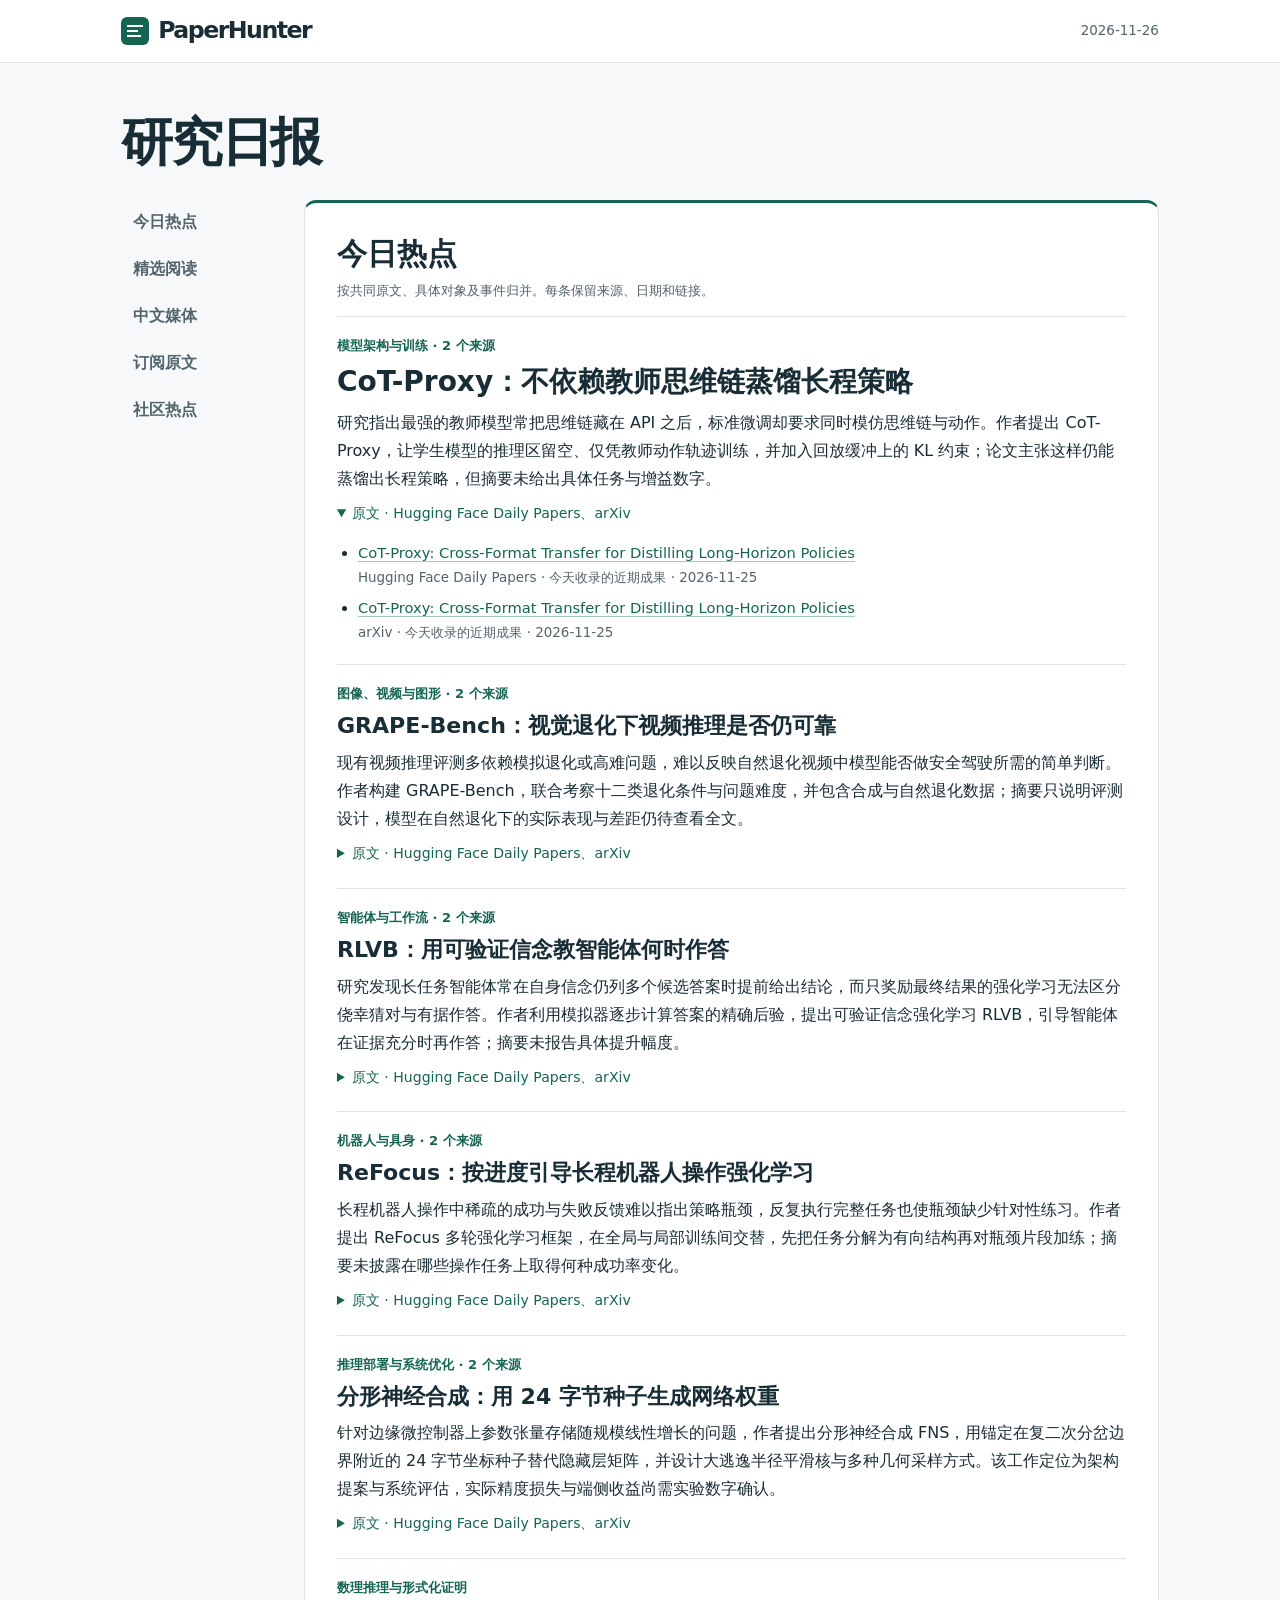
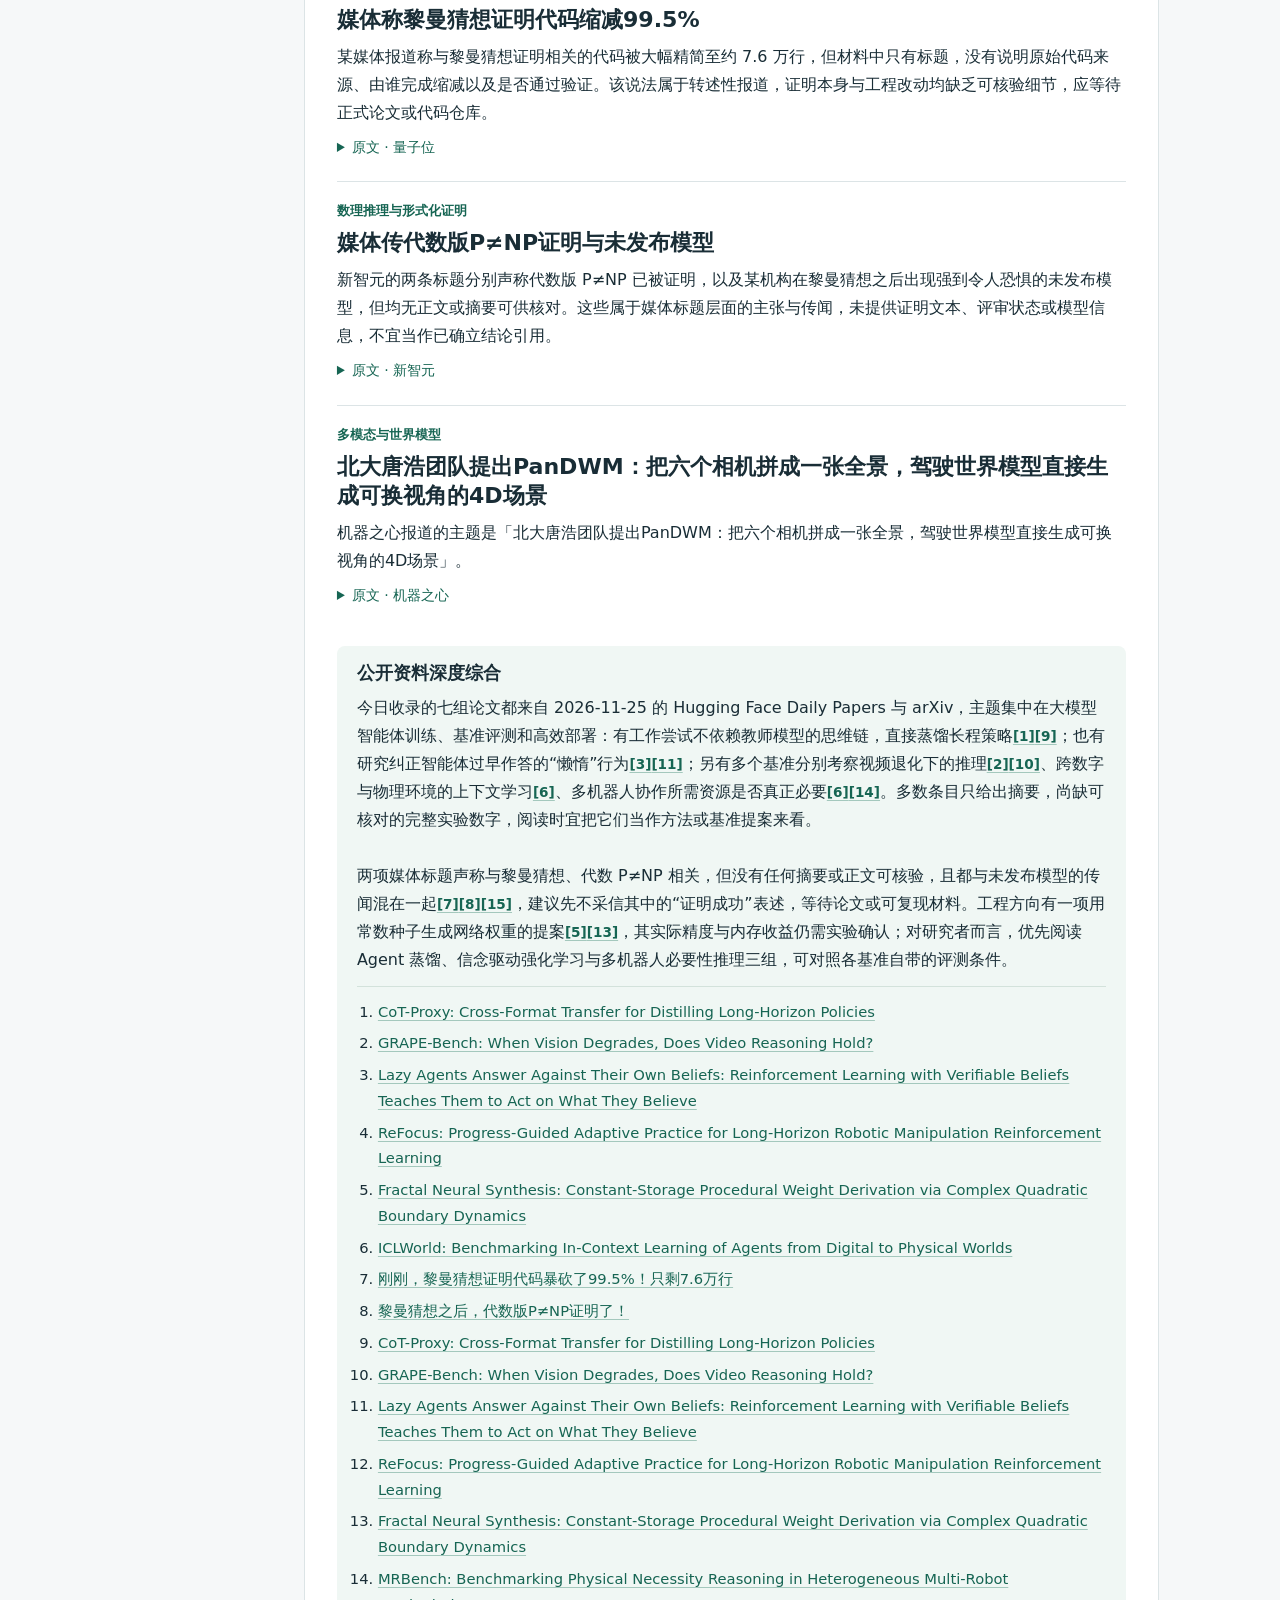
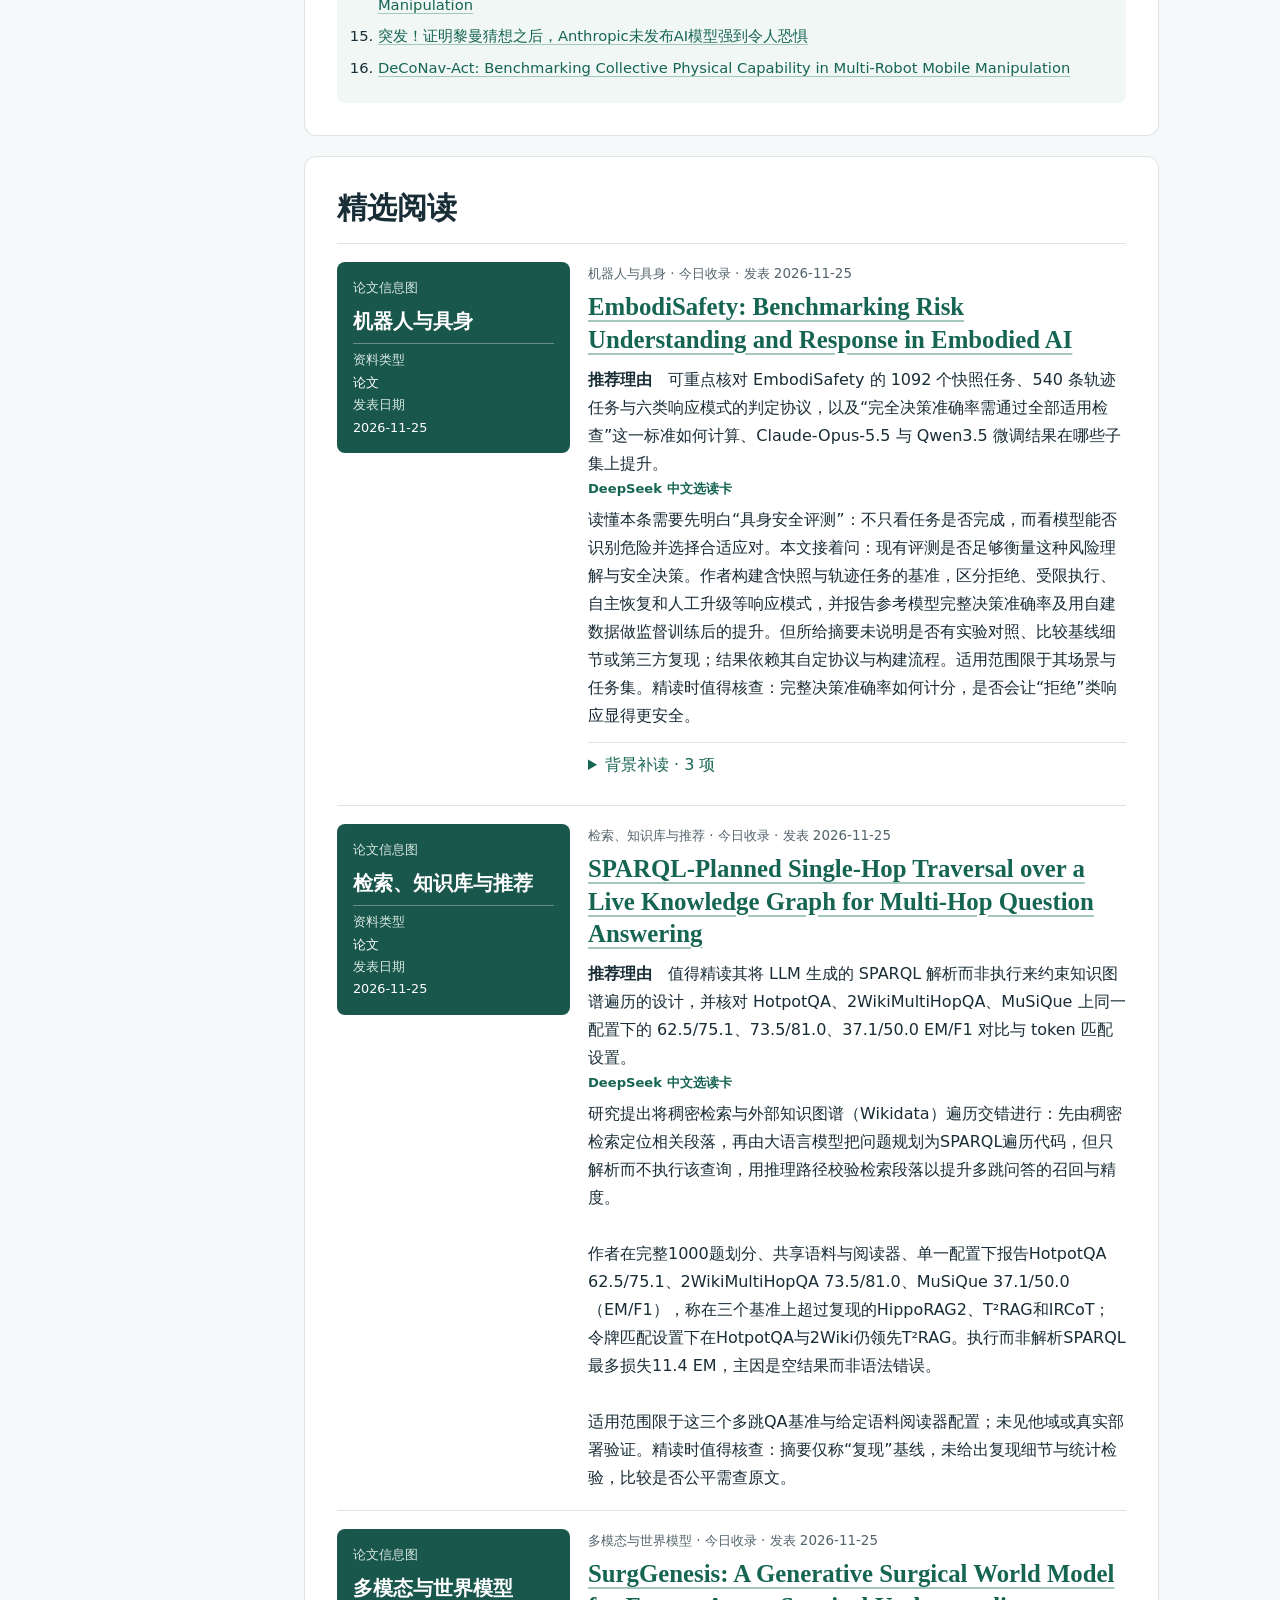
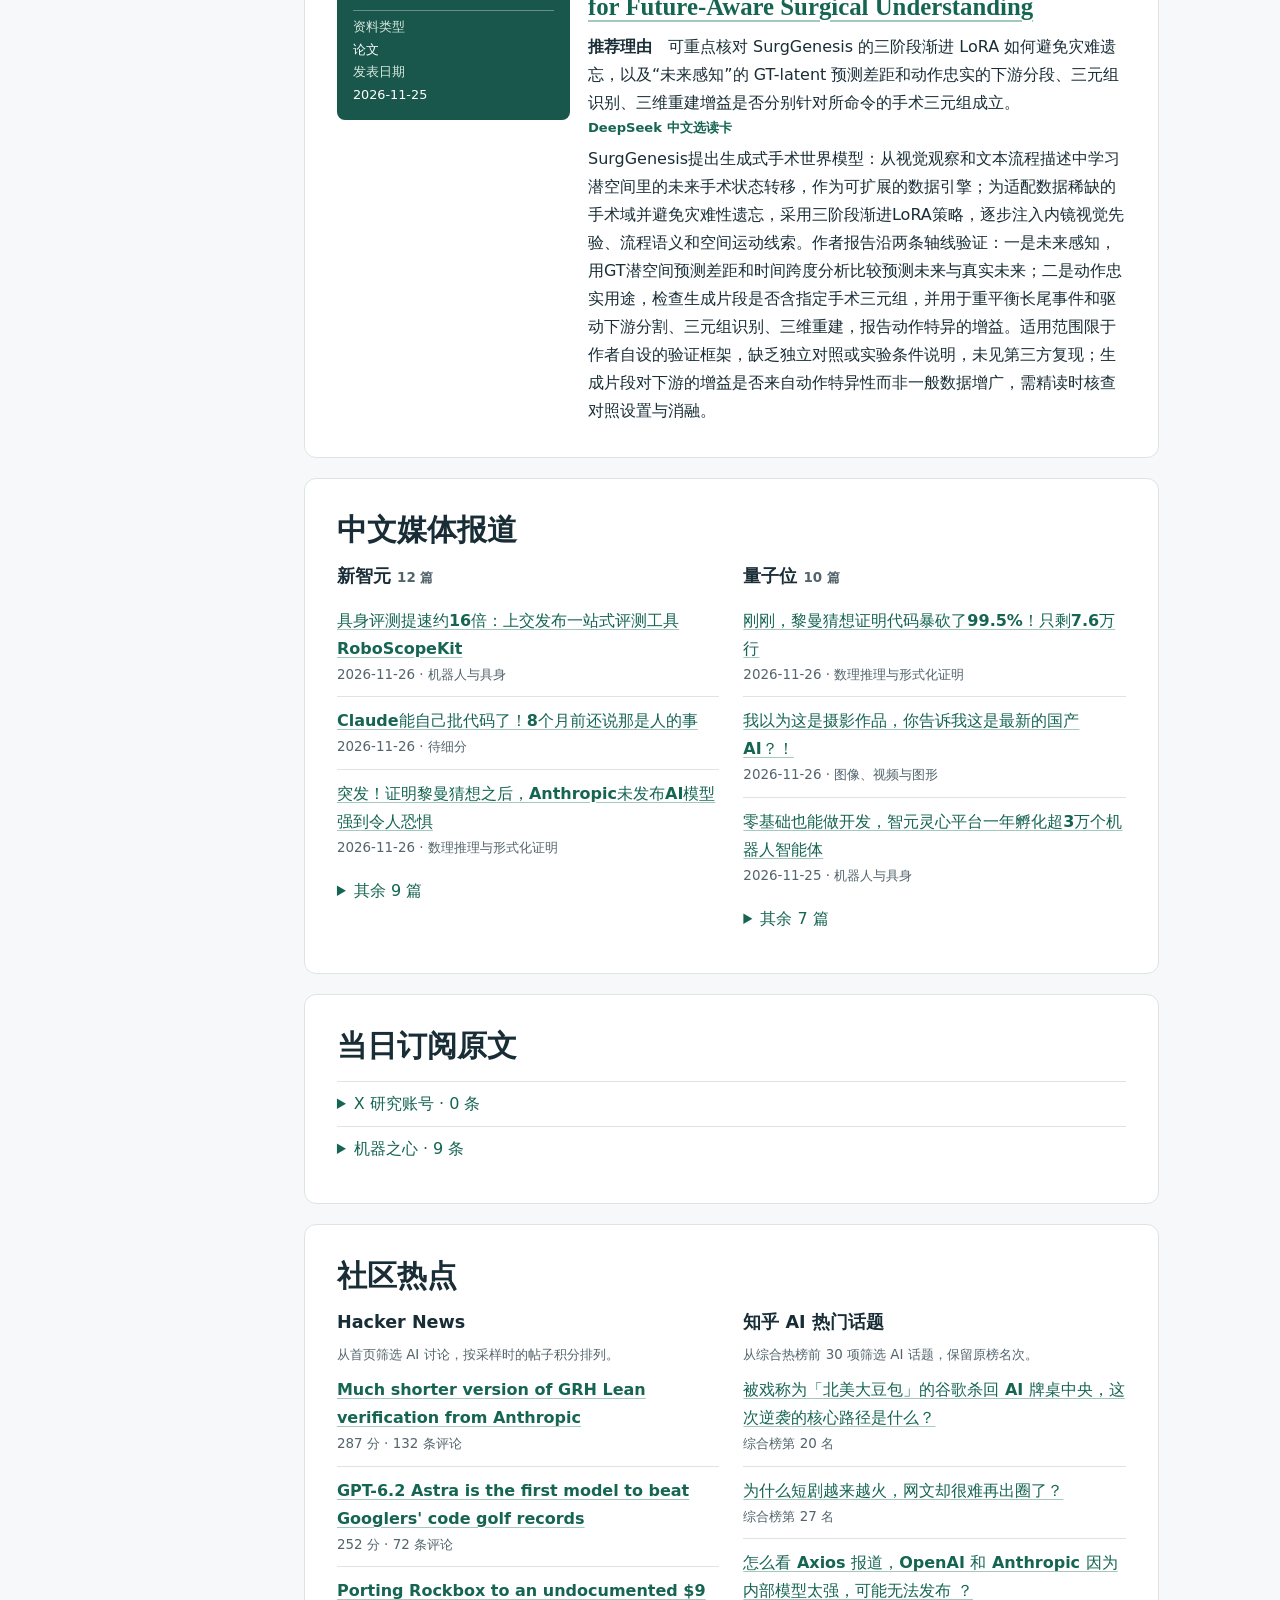
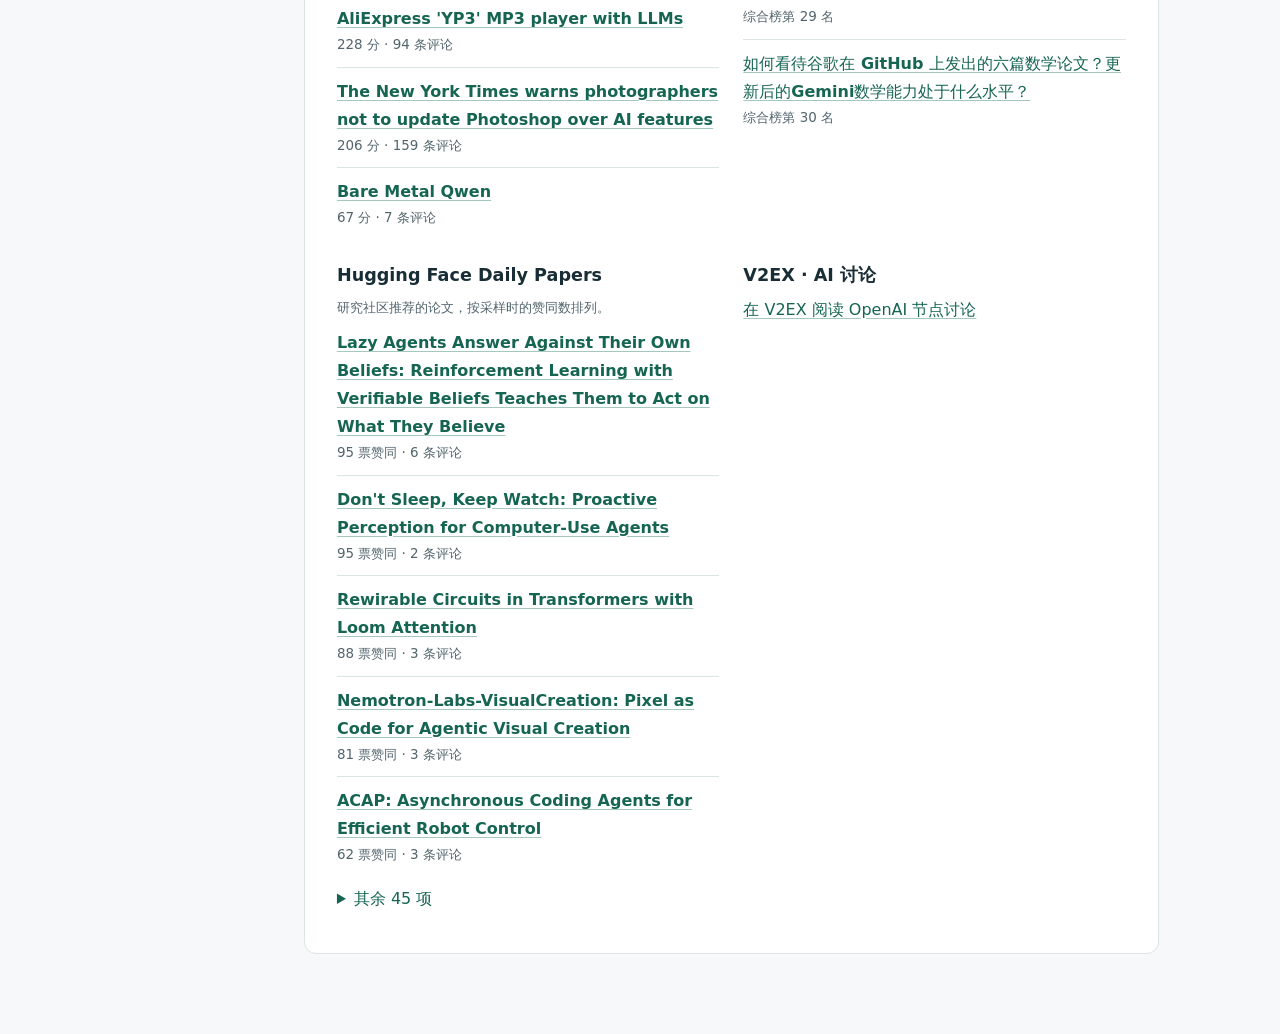
<file: daily/2026-11-26.html>
<!doctype html><html lang="zh-CN"><head><meta charset="utf-8">
<meta name="viewport" content="width=device-width,initial-scale=1"><meta name="paperhunter-edition" content="public-reader">
<meta name="referrer" content="no-referrer"><title>PaperHunter · 2026-11-26</title>
<style>
:root {
  color-scheme: light;
  --ink: #192d36;
  --muted: #52646c;
  --accent: #166553;
  --wash: #e5f3ed;
  --page: #f6f8f9;
  --line: #dce4e6;
  --serif: "Baskervville", Georgia, "Songti SC", SimSun, serif;
}
* { box-sizing: border-box; }
body { margin: 0; background: var(--page); color: var(--ink); font: 1rem/1.75 "DM Sans", system-ui, "Microsoft YaHei", sans-serif; }
.wrap { max-width: 1140px; margin: auto; padding-inline: clamp(16px,4vw,52px); }
.mast { background: #fff; border-bottom: 1px solid var(--line); }
.mast .wrap { display: flex; align-items: center; justify-content: space-between; gap: 14px; min-height: 62px; }
.mast b { display: flex; align-items: center; gap: 9px; font-size: 1.48rem; letter-spacing: -.065em; }
.mast b::before { content: ""; width: 28px; height: 28px; background:
  linear-gradient(white,white) 6px 8px/16px 2px no-repeat,
  linear-gradient(white,white) 6px 13px/11px 2px no-repeat,
  linear-gradient(white,white) 6px 18px/14px 2px no-repeat, var(--accent); border-radius: 6px; }
.mast time, .meta, figcaption { color: var(--muted); font-size: .84rem; }
.mast time { font-variant-numeric: tabular-nums; }
h1, h2, h3, p, figure, dl, dd { margin: 0; }
h1, h2, h3 { line-height: 1.35; overflow-wrap: anywhere; }
h1, h2 { font-family: var(--serif); }
h1 { margin-block: clamp(22px,3.5vw,46px) 22px; font-size: clamp(2.05rem,4.3vw,3.25rem); letter-spacing: -.045em; }
h2 { font-size: clamp(1.38rem,2.5vw,1.85rem); margin-bottom: 14px; }
h3 { font-size: 1.1rem; margin-bottom: 8px; }
a { color: var(--accent); text-decoration-color: #a4c8bd; text-underline-offset: .2em; overflow-wrap: anywhere; }
a:hover { color: #0d4639; text-decoration-color: currentColor; }
:focus-visible { outline: 3px solid var(--accent); outline-offset: 3px; }
.edition-layout { display: grid; grid-template-columns: 9.5rem minmax(0,1fr); gap: clamp(14px,2.4vw,32px); align-items: start; padding-bottom: 60px; }
nav { display: grid; position: sticky; top: 18px; gap: 3px; }
nav a { border-radius: 6px; color: var(--muted); padding: 8px 12px; text-decoration: none; font-weight: 600; }
nav a:hover, nav a:focus-visible { background: var(--wash); color: var(--accent); }
.edition-body { min-width: 0; }
section { margin-bottom: 20px; border: 1px solid var(--line); border-radius: 12px; background: #fff; padding: clamp(18px,3vw,32px); scroll-margin-top: 14px; }
.overview { border-top: 3px solid var(--accent); }
.overview > h2 { margin-bottom: 4px; }
.topic { border-top: 1px solid var(--line); padding-block: 18px 14px; }
.topic:first-of-type { margin-top: 14px; }
.topic h3 { font-size: clamp(1.10rem,2vw,1.38rem); }
.topic:first-of-type h3 { font-size: clamp(1.28rem,2.5vw,1.75rem); }
.topic-meta, .cap { color: var(--accent); font-size: .82rem; font-weight: 650; margin-bottom: 5px; }
.topic > p, .body { overflow-wrap: anywhere; }
.body { white-space: pre-line; }
details summary { color: var(--accent); cursor: pointer; padding: 8px 0; }
.event-originals summary { font-size: .88rem; }
.citations, .reading-guide ul { margin: 4px 0 0; padding-left: 21px; font-size: .92rem; }
.citations li { margin-block: 6px; }
.citations .meta, .channels li .meta, .press li .meta { display: block; }
.reference { font-size: .85em; font-weight: 650; }
.citations li:target { background: var(--wash); }
.analysis { background: #f0f7f4; padding: 16px 20px; border-radius: 8px; margin-top: 16px; }
.analysis .citations { border-top: 1px solid #d3e2db; margin-top: 12px; padding-top: 6px; }
.pick { display: grid; grid-template-columns: minmax(100px,.65fr) minmax(0,1.5fr); align-items: start; gap: 18px; padding-block: 18px; border-top: 1px solid var(--line); }
.pick:last-child { padding-bottom: 0; }
.pick h3 { font: 650 clamp(1.15rem,2.2vw,1.55rem)/1.3 var(--serif); margin: 6px 0 10px; }
.cover img { display: block; width: 100%; height: auto; max-height: 250px; object-fit: contain; background: var(--page); border-radius: 7px; }
.cover figcaption { margin-top: 4px; }
.fact-sheet { color: white; background: #19564b; padding: 14px 16px; border-radius: 8px; }
.fact-sheet strong { display: block; font-size: 1.25rem; line-height: 1.4; margin: 8px 0; }
.fact-sheet dl { border-top: 1px solid #678f84; padding-top: 5px; font-size: .8rem; }
.fact-sheet figcaption, .fact-sheet dt { color: #d7e8e1; }
.channels { display: grid; grid-template-columns: repeat(2,minmax(0,1fr)); gap: 24px; }
.channels ul, .press > details > ul { list-style: none; margin: 0; padding: 0; }
.channels li, .press > details li { padding: 10px 0; overflow-wrap: anywhere; border-bottom: 1px solid var(--line); }
.channels li:last-child, .press > details li:last-child { border: 0; }
.channels li a, .press > details li a { font-weight: 550; }
.press > details { border-top: 1px solid var(--line); }
.reading-guide, .guide-empty { border-top: 1px solid var(--line); margin-top: 12px; }
.reading-guide li p { color: var(--muted); }
@media (max-width: 760px) {
  .mast .wrap { min-height: 54px; }
  .edition-layout { display: block; }
  nav { position: static; display: flex; flex-wrap: wrap; gap: 1px 7px; margin-bottom: 16px; border-block: 1px solid var(--line); }
  nav a { padding: 10px 4px; font-size: .875rem; }
  section { margin-bottom: 14px; }
}
@media (max-width: 570px) {
  .pick, .channels { grid-template-columns: minmax(0,1fr); gap: 14px; }
  .pick { padding: 16px 0; }
  .event-originals summary, .press summary, .channels summary { padding-block: 11px; }
}
@media print {
  body, section { background: white; }
  nav { display: none; }
  .wrap { max-width: none; padding: 0; }
  .edition-layout { display: block; }
  section { border: 0; padding: 0; }
  .pick, .topic { break-inside: avoid; }
}
</style></head><body><header class="mast"><div class="wrap"><b>PaperHunter</b>
<time datetime="2026-11-26">2026-11-26</time></div></header>
<main class="wrap"><h1>研究日报</h1>
<div class="edition-layout"><nav aria-label="本期目录"><a href="#events">今日热点</a><a href="#picks">精选阅读</a><a href="#press">中文媒体</a><a href="#subscriptions">订阅原文</a><a href="#community">社区热点</a></nav><div class="edition-body">
<section class="overview" id="events"><h2>今日热点</h2><p class="meta">按共同原文、具体对象及事件归并。每条保留来源、日期和链接。</p><article class="topic"><p class="topic-meta">模型架构与训练 · 2 个来源</p><h3>CoT-Proxy：不依赖教师思维链蒸馏长程策略</h3><p>研究指出最强的教师模型常把思维链藏在 API 之后，标准微调却要求同时模仿思维链与动作。作者提出 CoT-Proxy，让学生模型的推理区留空、仅凭教师动作轨迹训练，并加入回放缓冲上的 KL 约束；论文主张这样仍能蒸馏出长程策略，但摘要未给出具体任务与增益数字。</p><details class="event-originals" open><summary>原文 · Hugging Face Daily Papers、arXiv</summary><ul class="citations"><li><a href="https://huggingface.co/papers/2611.33148" rel="noreferrer">CoT-Proxy: Cross-Format Transfer for Distilling Long-Horizon Policies</a> <span class="meta">Hugging Face Daily Papers · 今天收录的近期成果 · 2026-11-25</span></li><li><a href="https://arxiv.org/abs/2611.33148" rel="noreferrer">CoT-Proxy: Cross-Format Transfer for Distilling Long-Horizon Policies</a> <span class="meta">arXiv · 今天收录的近期成果 · 2026-11-25</span></li></ul></details></article><article class="topic"><p class="topic-meta">图像、视频与图形 · 2 个来源</p><h3>GRAPE-Bench：视觉退化下视频推理是否仍可靠</h3><p>现有视频推理评测多依赖模拟退化或高难问题，难以反映自然退化视频中模型能否做安全驾驶所需的简单判断。作者构建 GRAPE-Bench，联合考察十二类退化条件与问题难度，并包含合成与自然退化数据；摘要只说明评测设计，模型在自然退化下的实际表现与差距仍待查看全文。</p><details class="event-originals"><summary>原文 · Hugging Face Daily Papers、arXiv</summary><ul class="citations"><li><a href="https://huggingface.co/papers/2611.33020" rel="noreferrer">GRAPE-Bench: When Vision Degrades, Does Video Reasoning Hold?</a> <span class="meta">Hugging Face Daily Papers · 今天收录的近期成果 · 2026-11-25</span></li><li><a href="https://arxiv.org/abs/2611.33020" rel="noreferrer">GRAPE-Bench: When Vision Degrades, Does Video Reasoning Hold?</a> <span class="meta">arXiv · 今天收录的近期成果 · 2026-11-25</span></li></ul></details></article><article class="topic"><p class="topic-meta">智能体与工作流 · 2 个来源</p><h3>RLVB：用可验证信念教智能体何时作答</h3><p>研究发现长任务智能体常在自身信念仍列多个候选答案时提前给出结论，而只奖励最终结果的强化学习无法区分侥幸猜对与有据作答。作者利用模拟器逐步计算答案的精确后验，提出可验证信念强化学习 RLVB，引导智能体在证据充分时再作答；摘要未报告具体提升幅度。</p><details class="event-originals"><summary>原文 · Hugging Face Daily Papers、arXiv</summary><ul class="citations"><li><a href="https://huggingface.co/papers/2611.32884" rel="noreferrer">Lazy Agents Answer Against Their Own Beliefs: Reinforcement Learning with Verifiable Beliefs Teaches Them to Act on What They Believe</a> <span class="meta">Hugging Face Daily Papers · 今天收录的近期成果 · 2026-11-25</span></li><li><a href="https://arxiv.org/abs/2611.32884" rel="noreferrer">Lazy Agents Answer Against Their Own Beliefs: Reinforcement Learning with Verifiable Beliefs Teaches Them to Act on What They Believe</a> <span class="meta">arXiv · 今天收录的近期成果 · 2026-11-25</span></li></ul></details></article><article class="topic"><p class="topic-meta">机器人与具身 · 2 个来源</p><h3>ReFocus：按进度引导长程机器人操作强化学习</h3><p>长程机器人操作中稀疏的成功与失败反馈难以指出策略瓶颈，反复执行完整任务也使瓶颈缺少针对性练习。作者提出 ReFocus 多轮强化学习框架，在全局与局部训练间交替，先把任务分解为有向结构再对瓶颈片段加练；摘要未披露在哪些操作任务上取得何种成功率变化。</p><details class="event-originals"><summary>原文 · Hugging Face Daily Papers、arXiv</summary><ul class="citations"><li><a href="https://huggingface.co/papers/2611.32639" rel="noreferrer">ReFocus: Progress-Guided Adaptive Practice for Long-Horizon Robotic Manipulation Reinforcement Learning</a> <span class="meta">Hugging Face Daily Papers · 今天收录的近期成果 · 2026-11-25</span></li><li><a href="https://arxiv.org/abs/2611.32639" rel="noreferrer">ReFocus: Progress-Guided Adaptive Practice for Long-Horizon Robotic Manipulation Reinforcement Learning</a> <span class="meta">arXiv · 今天收录的近期成果 · 2026-11-25</span></li></ul></details></article><article class="topic"><p class="topic-meta">推理部署与系统优化 · 2 个来源</p><h3>分形神经合成：用 24 字节种子生成网络权重</h3><p>针对边缘微控制器上参数张量存储随规模线性增长的问题，作者提出分形神经合成 FNS，用锚定在复二次分岔边界附近的 24 字节坐标种子替代隐藏层矩阵，并设计大逃逸半径平滑核与多种几何采样方式。该工作定位为架构提案与系统评估，实际精度损失与端侧收益尚需实验数字确认。</p><details class="event-originals"><summary>原文 · Hugging Face Daily Papers、arXiv</summary><ul class="citations"><li><a href="https://huggingface.co/papers/2611.32393" rel="noreferrer">Fractal Neural Synthesis: Constant-Storage Procedural Weight Derivation via Complex Quadratic Boundary Dynamics</a> <span class="meta">Hugging Face Daily Papers · 今天收录的近期成果 · 2026-11-25</span></li><li><a href="https://arxiv.org/abs/2611.32393" rel="noreferrer">Fractal Neural Synthesis: Constant-Storage Procedural Weight Derivation via Complex Quadratic Boundary Dynamics</a> <span class="meta">arXiv · 今天收录的近期成果 · 2026-11-25</span></li></ul></details></article><article class="topic"><p class="topic-meta">数理推理与形式化证明</p><h3>媒体称黎曼猜想证明代码缩减99.5%</h3><p>某媒体报道称与黎曼猜想证明相关的代码被大幅精简至约 7.6 万行，但材料中只有标题，没有说明原始代码来源、由谁完成缩减以及是否通过验证。该说法属于转述性报道，证明本身与工程改动均缺乏可核验细节，应等待正式论文或代码仓库。</p><details class="event-originals"><summary>原文 · 量子位</summary><ul class="citations"><li><a href="https://www.qbitai.com/2026/11/512819.html" rel="noreferrer">刚刚，黎曼猜想证明代码暴砍了99.5%！只剩7.6万行</a> <span class="meta">量子位 · 官网 RSS · 今天收录的近期报道 · 2026-11-26</span></li></ul></details></article><article class="topic"><p class="topic-meta">数理推理与形式化证明</p><h3>媒体传代数版P≠NP证明与未发布模型</h3><p>新智元的两条标题分别声称代数版 P≠NP 已被证明，以及某机构在黎曼猜想之后出现强到令人恐惧的未发布模型，但均无正文或摘要可供核对。这些属于媒体标题层面的主张与传闻，未提供证明文本、评审状态或模型信息，不宜当作已确立结论引用。</p><details class="event-originals"><summary>原文 · 新智元</summary><ul class="citations"><li><a href="https://aiera.com.cn/asi-post.html?id=125372" rel="noreferrer">黎曼猜想之后，代数版P≠NP证明了！</a> <span class="meta">新智元 · 官网 RSS · 今天收录的近期报道 · 2026-11-26</span></li><li><a href="https://aiera.com.cn/asi-post.html?id=125356" rel="noreferrer">突发！证明黎曼猜想之后，Anthropic未发布AI模型强到令人恐惧</a> <span class="meta">新智元 · 官网 RSS · 今天收录的近期报道 · 2026-11-26</span></li></ul></details></article><article class="topic"><p class="topic-meta">多模态与世界模型</p><h3>北大唐浩团队提出PanDWM：把六个相机拼成一张全景，驾驶世界模型直接生成可换视角的4D场景</h3><p>机器之心报道的主题是「北大唐浩团队提出PanDWM：把六个相机拼成一张全景，驾驶世界模型直接生成可换视角的4D场景」。</p><details class="event-originals"><summary>原文 · 机器之心</summary><ul class="citations"><li><a href="https://www.jiqizhixin.com/articles/2026-11-25-9" rel="noreferrer">北大唐浩团队提出PanDWM：把六个相机拼成一张全景，驾驶世界模型直接生成可换视角的4D场景</a> <span class="meta">机器之心 · 官方 RSS · 今天采到的订阅 · 2026-11-25</span></li></ul></details></article><div class="analysis"><h3>公开资料深度综合</h3><p class="body">今日收录的七组论文都来自 2026-11-25 的 Hugging Face Daily Papers 与 arXiv，主题集中在大模型智能体训练、基准评测和高效部署：有工作尝试不依赖教师模型的思维链，直接蒸馏长程策略<a class="reference" href="#evidence-1" aria-label="查看出处 1">[1]</a><a class="reference" href="#evidence-9" aria-label="查看出处 9">[9]</a>；也有研究纠正智能体过早作答的“懒惰”行为<a class="reference" href="#evidence-3" aria-label="查看出处 3">[3]</a><a class="reference" href="#evidence-11" aria-label="查看出处 11">[11]</a>；另有多个基准分别考察视频退化下的推理<a class="reference" href="#evidence-2" aria-label="查看出处 2">[2]</a><a class="reference" href="#evidence-10" aria-label="查看出处 10">[10]</a>、跨数字与物理环境的上下文学习<a class="reference" href="#evidence-6" aria-label="查看出处 6">[6]</a>、多机器人协作所需资源是否真正必要<a class="reference" href="#evidence-6" aria-label="查看出处 6">[6]</a><a class="reference" href="#evidence-14" aria-label="查看出处 14">[14]</a>。多数条目只给出摘要，尚缺可核对的完整实验数字，阅读时宜把它们当作方法或基准提案来看。

两项媒体标题声称与黎曼猜想、代数 P≠NP 相关，但没有任何摘要或正文可核验，且都与未发布模型的传闻混在一起<a class="reference" href="#evidence-7" aria-label="查看出处 7">[7]</a><a class="reference" href="#evidence-8" aria-label="查看出处 8">[8]</a><a class="reference" href="#evidence-15" aria-label="查看出处 15">[15]</a>，建议先不采信其中的“证明成功”表述，等待论文或可复现材料。工程方向有一项用常数种子生成网络权重的提案<a class="reference" href="#evidence-5" aria-label="查看出处 5">[5]</a><a class="reference" href="#evidence-13" aria-label="查看出处 13">[13]</a>，其实际精度与内存收益仍需实验确认；对研究者而言，优先阅读 Agent 蒸馏、信念驱动强化学习与多机器人必要性推理三组，可对照各基准自带的评测条件。</p><ol class="citations"><li id="evidence-1"><a href="https://huggingface.co/papers/2611.33148" rel="noreferrer">CoT-Proxy: Cross-Format Transfer for Distilling Long-Horizon Policies</a></li><li id="evidence-2"><a href="https://huggingface.co/papers/2611.33020" rel="noreferrer">GRAPE-Bench: When Vision Degrades, Does Video Reasoning Hold?</a></li><li id="evidence-3"><a href="https://huggingface.co/papers/2611.32884" rel="noreferrer">Lazy Agents Answer Against Their Own Beliefs: Reinforcement Learning with Verifiable Beliefs Teaches Them to Act on What They Believe</a></li><li id="evidence-4"><a href="https://huggingface.co/papers/2611.32639" rel="noreferrer">ReFocus: Progress-Guided Adaptive Practice for Long-Horizon Robotic Manipulation Reinforcement Learning</a></li><li id="evidence-5"><a href="https://huggingface.co/papers/2611.32393" rel="noreferrer">Fractal Neural Synthesis: Constant-Storage Procedural Weight Derivation via Complex Quadratic Boundary Dynamics</a></li><li id="evidence-6"><a href="https://huggingface.co/papers/2611.32649" rel="noreferrer">ICLWorld: Benchmarking In-Context Learning of Agents from Digital to Physical Worlds</a></li><li id="evidence-7"><a href="https://www.qbitai.com/2026/11/512819.html" rel="noreferrer">刚刚，黎曼猜想证明代码暴砍了99.5%！只剩7.6万行</a></li><li id="evidence-8"><a href="https://aiera.com.cn/asi-post.html?id=125372" rel="noreferrer">黎曼猜想之后，代数版P≠NP证明了！</a></li><li id="evidence-9"><a href="https://arxiv.org/abs/2611.33148" rel="noreferrer">CoT-Proxy: Cross-Format Transfer for Distilling Long-Horizon Policies</a></li><li id="evidence-10"><a href="https://arxiv.org/abs/2611.33020" rel="noreferrer">GRAPE-Bench: When Vision Degrades, Does Video Reasoning Hold?</a></li><li id="evidence-11"><a href="https://arxiv.org/abs/2611.32884" rel="noreferrer">Lazy Agents Answer Against Their Own Beliefs: Reinforcement Learning with Verifiable Beliefs Teaches Them to Act on What They Believe</a></li><li id="evidence-12"><a href="https://arxiv.org/abs/2611.32639" rel="noreferrer">ReFocus: Progress-Guided Adaptive Practice for Long-Horizon Robotic Manipulation Reinforcement Learning</a></li><li id="evidence-13"><a href="https://arxiv.org/abs/2611.32393" rel="noreferrer">Fractal Neural Synthesis: Constant-Storage Procedural Weight Derivation via Complex Quadratic Boundary Dynamics</a></li><li id="evidence-14"><a href="https://arxiv.org/abs/2611.32803" rel="noreferrer">MRBench: Benchmarking Physical Necessity Reasoning in Heterogeneous Multi-Robot Manipulation</a></li><li id="evidence-15"><a href="https://aiera.com.cn/asi-post.html?id=125356" rel="noreferrer">突发！证明黎曼猜想之后，Anthropic未发布AI模型强到令人恐惧</a></li><li id="evidence-16"><a href="https://arxiv.org/abs/2611.32683" rel="noreferrer">DeCoNav-Act: Benchmarking Collective Physical Capability in Multi-Robot Mobile Manipulation</a></li></ol></div></section><section class="picks" id="picks"><h2>精选阅读</h2><article class="pick"><figure class="fact-sheet"><figcaption>论文信息图</figcaption><strong>机器人与具身</strong><dl><dt>资料类型</dt><dd>论文</dd><dt>发表日期</dt><dd>2026-11-25</dd></dl></figure><div><p class="meta">机器人与具身 · 今日收录 · 发表 2026-11-25</p><h3><a href="https://arxiv.org/abs/2611.33054" rel="noreferrer">EmbodiSafety: Benchmarking Risk Understanding and Response in Embodied AI</a></h3><p class="body"><strong>推荐理由</strong>　可重点核对 EmbodiSafety 的 1092 个快照任务、540 条轨迹任务与六类响应模式的判定协议，以及“完全决策准确率需通过全部适用检查”这一标准如何计算、Claude-Opus-5.5 与 Qwen3.5 微调结果在哪些子集上提升。</p><p class="cap">DeepSeek 中文选读卡</p><p class="body">读懂本条需要先明白“具身安全评测”：不只看任务是否完成，而看模型能否识别危险并选择合适应对。本文接着问：现有评测是否足够衡量这种风险理解与安全决策。作者构建含快照与轨迹任务的基准，区分拒绝、受限执行、自主恢复和人工升级等响应模式，并报告参考模型完整决策准确率及用自建数据做监督训练后的提升。但所给摘要未说明是否有实验对照、比较基线细节或第三方复现；结果依赖其自定协议与构建流程。适用范围限于其场景与任务集。精读时值得核查：完整决策准确率如何计分，是否会让“拒绝”类响应显得更安全。</p><details class="reading-guide"><summary>背景补读 · 3 项</summary><p>先从原文明确列出的资料读起。可用相同的研究问题对照其任务、方法和评测条件，再回到当前条目。</p><ul><li><span class="meta">原文参考 · arXiv · 原文文献表</span><br><a href="https://arxiv.org/abs/2603.14367" rel="noreferrer">HomeGuard: VLM-based embodied safeguard for identifying contextual risk in household task</a><p>作者在参考文献 [13] 中列出了这项工作。它与本文共同讨论embodied、risk，可对照两篇所用任务和评测条件。</p></li><li><span class="meta">原文参考 · arXiv · 原文文献表</span><br><a href="https://arxiv.org/abs/2509.25885" rel="noreferrer">SafeMind: benchmarking and mitigating safety risks in embodied LLM agents</a><p>作者在参考文献 [3] 中列出了这项工作。它与本文共同讨论benchmarking、embodied，可对照两篇所用任务和评测条件。</p></li><li><span class="meta">原文参考 · arXiv · 原文文献表</span><br><a href="https://arxiv.org/abs/2509.23690" rel="noreferrer">HomeSafeBench: benchmarking embodied vision-language models in free-exploration home safety inspection</a><p>作者在参考文献 [26] 中列出了这项工作。它与本文共同讨论benchmarking、embodied，可对照两篇所用任务和评测条件。</p></li></ul></details></div></article><article class="pick"><figure class="fact-sheet"><figcaption>论文信息图</figcaption><strong>检索、知识库与推荐</strong><dl><dt>资料类型</dt><dd>论文</dd><dt>发表日期</dt><dd>2026-11-25</dd></dl></figure><div><p class="meta">检索、知识库与推荐 · 今日收录 · 发表 2026-11-25</p><h3><a href="https://arxiv.org/abs/2611.31771" rel="noreferrer">SPARQL-Planned Single-Hop Traversal over a Live Knowledge Graph for Multi-Hop Question Answering</a></h3><p class="body"><strong>推荐理由</strong>　值得精读其将 LLM 生成的 SPARQL 解析而非执行来约束知识图谱遍历的设计，并核对 HotpotQA、2WikiMultiHopQA、MuSiQue 上同一配置下的 62.5/75.1、73.5/81.0、37.1/50.0 EM/F1 对比与 token 匹配设置。</p><p class="cap">DeepSeek 中文选读卡</p><p class="body">研究提出将稠密检索与外部知识图谱（Wikidata）遍历交错进行：先由稠密检索定位相关段落，再由大语言模型把问题规划为SPARQL遍历代码，但只解析而不执行该查询，用推理路径校验检索段落以提升多跳问答的召回与精度。

作者在完整1000题划分、共享语料与阅读器、单一配置下报告HotpotQA 62.5/75.1、2WikiMultiHopQA 73.5/81.0、MuSiQue 37.1/50.0（EM/F1），称在三个基准上超过复现的HippoRAG2、T²RAG和IRCoT；令牌匹配设置下在HotpotQA与2Wiki仍领先T²RAG。执行而非解析SPARQL最多损失11.4 EM，主因是空结果而非语法错误。

适用范围限于这三个多跳QA基准与给定语料阅读器配置；未见他域或真实部署验证。精读时值得核查：摘要仅称“复现”基线，未给出复现细节与统计检验，比较是否公平需查原文。</p></div></article><article class="pick"><figure class="fact-sheet"><figcaption>论文信息图</figcaption><strong>多模态与世界模型</strong><dl><dt>资料类型</dt><dd>论文</dd><dt>发表日期</dt><dd>2026-11-25</dd></dl></figure><div><p class="meta">多模态与世界模型 · 今日收录 · 发表 2026-11-25</p><h3><a href="https://arxiv.org/abs/2611.32054" rel="noreferrer">SurgGenesis: A Generative Surgical World Model for Future-Aware Surgical Understanding</a></h3><p class="body"><strong>推荐理由</strong>　可重点核对 SurgGenesis 的三阶段渐进 LoRA 如何避免灾难遗忘，以及“未来感知”的 GT-latent 预测差距和动作忠实的下游分段、三元组识别、三维重建增益是否分别针对所命令的手术三元组成立。</p><p class="cap">DeepSeek 中文选读卡</p><p class="body">SurgGenesis提出生成式手术世界模型：从视觉观察和文本流程描述中学习潜空间里的未来手术状态转移，作为可扩展的数据引擎；为适配数据稀缺的手术域并避免灾难性遗忘，采用三阶段渐进LoRA策略，逐步注入内镜视觉先验、流程语义和空间运动线索。作者报告沿两条轴线验证：一是未来感知，用GT潜空间预测差距和时间跨度分析比较预测未来与真实未来；二是动作忠实用途，检查生成片段是否含指定手术三元组，并用于重平衡长尾事件和驱动下游分割、三元组识别、三维重建，报告动作特异的增益。适用范围限于作者自设的验证框架，缺乏独立对照或实验条件说明，未见第三方复现；生成片段对下游的增益是否来自动作特异性而非一般数据增广，需精读时核查对照设置与消融。</p></div></article></section><section id="press"><h2>中文媒体报道</h2><div class="channels press"><div><h3>新智元 <small class="meta">12 篇</small></h3><ul><li><a href="https://aiera.com.cn/asi-post.html?id=125285" rel="noreferrer">具身评测提速约16倍：上交发布一站式评测工具RoboScopeKit</a><small class="meta">2026-11-26 · 机器人与具身</small></li><li><a href="https://aiera.com.cn/asi-post.html?id=125318" rel="noreferrer">Claude能自己批代码了！8个月前还说那是人的事</a><small class="meta">2026-11-26 · 待细分</small></li><li><a href="https://aiera.com.cn/asi-post.html?id=125356" rel="noreferrer">突发！证明黎曼猜想之后，Anthropic未发布AI模型强到令人恐惧</a><small class="meta">2026-11-26 · 数理推理与形式化证明</small></li></ul><details><summary>其余 9 篇</summary><ul><li><a href="https://aiera.com.cn/asi-post.html?id=125245" rel="noreferrer">Gemini 4 Neon登顶LiveBench！长流程榜甩开Claude和GPT</a><small class="meta">2026-11-26 · 待细分</small></li><li><a href="https://aiera.com.cn/asi-post.html?id=125336" rel="noreferrer">Claude也能用摇杆操控了！一台小街机通吃9大Agent</a><small class="meta">2026-11-26 · 智能体与工作流</small></li><li><a href="https://aiera.com.cn/asi-post.html?id=120096" rel="noreferrer">爆肝实测四大国产AI神器！7大变态考题，逼出最野导演</a><small class="meta">2026-11-26 · 待细分</small></li><li><a href="https://aiera.com.cn/asi-post.html?id=125372" rel="noreferrer">黎曼猜想之后，代数版P≠NP证明了！</a><small class="meta">2026-11-26 · 数理推理与形式化证明</small></li><li><a href="https://aiera.com.cn/asi-post.html?id=125268" rel="noreferrer">神秘模型突降热搜！一夜爆火HungerG，到底是谁？</a><small class="meta">2026-11-26 · 待细分</small></li><li><a href="https://aiera.com.cn/asi-post.html?id=125338" rel="noreferrer">史上最大IPO，4天破发！Anthropic比首日开盘一度跌三成</a><small class="meta">2026-11-26 · 资本市场与投融资</small></li><li><a href="https://aiera.com.cn/asi-post.html?id=125311" rel="noreferrer">中国AI视频新王诞生！4800亿参数登顶全球，一折价格还要开源</a><small class="meta">2026-11-26 · 产品、价格与使用体验</small></li><li><a href="https://aiera.com.cn/asi-post.html?id=125213" rel="noreferrer">蚂蚁发布医疗AI安全防护模型LingSante MedGuard，开放风险评测数据集</a><small class="meta">2026-11-25 · 生命科学与医疗</small></li><li><a href="https://aiera.com.cn/asi-post.html?id=125232" rel="noreferrer">豆包工作这波更新，我给满分！一大波实测来了</a><small class="meta">2026-11-25 · 待细分</small></li></ul></details></div><div><h3>量子位 <small class="meta">10 篇</small></h3><ul><li><a href="https://www.qbitai.com/2026/11/512819.html" rel="noreferrer">刚刚，黎曼猜想证明代码暴砍了99.5%！只剩7.6万行</a><small class="meta">2026-11-26 · 数理推理与形式化证明</small></li><li><a href="https://www.qbitai.com/2026/11/512748.html" rel="noreferrer">我以为这是摄影作品，你告诉我这是最新的国产AI？！</a><small class="meta">2026-11-26 · 图像、视频与图形</small></li><li><a href="https://www.qbitai.com/2026/11/512715.html" rel="noreferrer">零基础也能做开发，智元灵心平台一年孵化超3万个机器人智能体</a><small class="meta">2026-11-25 · 机器人与具身</small></li></ul><details><summary>其余 7 篇</summary><ul><li><a href="https://www.qbitai.com/2026/11/512565.html" rel="noreferrer">9400万参数硬刚50亿，权重显存直降98%！Loop架构被这家中国团队玩明白了</a><small class="meta">2026-11-25 · 芯片、算力与基础设施</small></li><li><a href="https://www.qbitai.com/2026/11/512727.html" rel="noreferrer">丢个故事就行！直出15分钟AI短片，家里二舅也能上手</a><small class="meta">2026-11-25 · 待细分</small></li><li><a href="https://www.qbitai.com/2026/11/512538.html" rel="noreferrer">Anthropic还藏着2个最强模型…</a><small class="meta">2026-11-25 · 待细分</small></li><li><a href="https://www.qbitai.com/2026/11/512582.html" rel="noreferrer">算力唤醒真实世界：九章云极发布物理AI工厂与生态开放计划</a><small class="meta">2026-11-25 · 芯片、算力与基础设施</small></li><li><a href="https://www.qbitai.com/2026/11/512683.html" rel="noreferrer">逐际动⼒与商汤⼤装置达成合作，以高质量算力全⾯⽀撑机器⼈仿真训练与测试</a><small class="meta">2026-11-25 · 芯片、算力与基础设施</small></li><li><a href="https://www.qbitai.com/2026/11/512532.html" rel="noreferrer">完整议程！第二十一届中国IDC产业年度大典（IDCC2026）</a><small class="meta">2026-11-25 · 待细分</small></li><li><a href="https://www.qbitai.com/2026/11/512515.html" rel="noreferrer">A社Tibo被曝加盟OpenAI！上市前离职三人组异地团圆</a><small class="meta">2026-11-25 · 资本市场与投融资</small></li></ul></details></div></div></section><section class="press" id="subscriptions"><h2>当日订阅原文</h2><details><summary>X 研究账号 · 0 条</summary><p class="meta">采样于北京时间 10:14。</p><ul></ul></details><details><summary>机器之心 · 9 条</summary><p class="meta">采样于北京时间 10:14。</p><ul><li><a href="https://www.jiqizhixin.com/articles/2026-11-25-11" rel="noreferrer">全链路任务对齐，浙江人形升级 NAVIAI 工业作业能力</a><small class="meta">2026-11-25 · 机器人与具身</small></li><li><a href="https://www.jiqizhixin.com/articles/2026-11-25-10" rel="noreferrer">Karpathy提出的LLM Wiki，中国公司做出来了！lumimax八项公开基准测试全线领先</a><small class="meta">2026-11-25 · 评测与可靠性</small></li><li><a href="https://www.jiqizhixin.com/articles/2026-11-25-9" rel="noreferrer">北大唐浩团队提出PanDWM：把六个相机拼成一张全景，驾驶世界模型直接生成可换视角的4D场景</a><small class="meta">2026-11-25 · 多模态与世界模型</small></li><li><a href="https://www.jiqizhixin.com/articles/2026-11-25-8" rel="noreferrer">OceanBase AI数据大会共识：AI要进核心业务，先盘活企业私有数据</a><small class="meta">2026-11-25 · 会议、活动与访谈</small></li><li><a href="https://www.jiqizhixin.com/articles/2026-11-25-7" rel="noreferrer">华人计算机视觉泰斗、港科大权龙再创业！携手马尔奖得主与数十位00后海内外名校博士生，押注空间物理AI</a><small class="meta">2026-11-25 · 企业战略与人才</small></li><li><a href="https://www.jiqizhixin.com/articles/2026-11-25-6" rel="noreferrer">Infrathon：迈向RSI，首个Long Horizon AI Infra优化Benchmark</a><small class="meta">2026-11-25 · 评测与可靠性</small></li><li><a href="https://www.jiqizhixin.com/articles/2026-11-25-5" rel="noreferrer">曾负责 Grok 大规模推理基础设施，马斯克旗下 xAI 前核心成员回归中科大</a><small class="meta">2026-11-25 · 统计学习与优化</small></li><li><a href="https://www.jiqizhixin.com/articles/2026-11-25-4" rel="noreferrer">通用大模型已经杀进来了，具身智能靠「微调续命」还能撑多久？</a><small class="meta">2026-11-25 · 机器人与具身</small></li><li><a href="https://www.jiqizhixin.com/articles/2026-11-25-3" rel="noreferrer">不再一味堆参数：General Looped Model向计算深度要智能</a><small class="meta">2026-11-25 · 待细分</small></li></ul></details></section><section class="community" id="community"><h2>社区热点</h2><div class="channels"><div><h3>Hacker News</h3><p class="meta">从首页筛选 AI 讨论，按采样时的帖子积分排列。</p><ul><li><a href="https://news.ycombinator.com/item?id=50648050" rel="noreferrer">Much shorter version of GRH Lean verification from Anthropic</a> <span class="meta">287 分 · 132 条评论</span></li><li><a href="https://news.ycombinator.com/item?id=50601280" rel="noreferrer">GPT-6.2 Astra is the first model to beat Googlers&#x27; code golf records</a> <span class="meta">252 分 · 72 条评论</span></li><li><a href="https://news.ycombinator.com/item?id=50624446" rel="noreferrer">Porting Rockbox to an undocumented $9 AliExpress &#x27;YP3&#x27; MP3 player with LLMs</a> <span class="meta">228 分 · 94 条评论</span></li><li><a href="https://news.ycombinator.com/item?id=50647673" rel="noreferrer">The New York Times warns photographers not to update Photoshop over AI features</a> <span class="meta">206 分 · 159 条评论</span></li><li><a href="https://news.ycombinator.com/item?id=50648365" rel="noreferrer">Bare Metal Qwen</a> <span class="meta">67 分 · 7 条评论</span></li></ul></div><div><h3>知乎 AI 热门话题</h3><p class="meta">从综合热榜前 30 项筛选 AI 话题，保留原榜名次。</p><ul><li><a href="https://www.zhihu.com/question/2106715996711142004" rel="noreferrer">被戏称为「北美大豆包」的谷歌杀回 AI 牌桌中央，这次逆袭的核心路径是什么？</a> <span class="meta">综合榜第 20 名</span></li><li><a href="https://www.zhihu.com/question/2094135356660752573" rel="noreferrer">为什么短剧越来越火，网文却很难再出圈了？</a> <span class="meta">综合榜第 27 名</span></li><li><a href="https://www.zhihu.com/question/2108663109493715917" rel="noreferrer">怎么看 Axios 报道，OpenAI 和 Anthropic 因为内部模型太强，可能无法发布 ？</a> <span class="meta">综合榜第 29 名</span></li><li><a href="https://www.zhihu.com/question/2109042588002907107" rel="noreferrer">如何看待谷歌在 GitHub 上发出的六篇数学论文？更新后的Gemini数学能力处于什么水平？</a> <span class="meta">综合榜第 30 名</span></li></ul></div><div><h3>Hugging Face Daily Papers</h3><p class="meta">研究社区推荐的论文，按采样时的赞同数排列。</p><ul><li><a href="https://huggingface.co/papers/2611.32884" rel="noreferrer">Lazy Agents Answer Against Their Own Beliefs: Reinforcement Learning with Verifiable Beliefs Teaches Them to Act on What They Believe</a> <span class="meta">95 票赞同 · 6 条评论</span></li><li><a href="https://huggingface.co/papers/2611.28947" rel="noreferrer">Don&#x27;t Sleep, Keep Watch: Proactive Perception for Computer-Use Agents</a> <span class="meta">95 票赞同 · 2 条评论</span></li><li><a href="https://huggingface.co/papers/2611.30634" rel="noreferrer">Rewirable Circuits in Transformers with Loom Attention</a> <span class="meta">88 票赞同 · 3 条评论</span></li><li><a href="https://huggingface.co/papers/2611.31358" rel="noreferrer">Nemotron-Labs-VisualCreation: Pixel as Code for Agentic Visual Creation</a> <span class="meta">81 票赞同 · 3 条评论</span></li><li><a href="https://huggingface.co/papers/2611.31205" rel="noreferrer">ACAP: Asynchronous Coding Agents for Efficient Robot Control</a> <span class="meta">62 票赞同 · 3 条评论</span></li></ul><details><summary>其余 45 项</summary><ul><li><a href="https://huggingface.co/papers/2611.30962" rel="noreferrer">Self-Evolving Evaluation Environments for Computer-Use Agents</a> <span class="meta">47 票赞同 · 2 条评论</span></li><li><a href="https://huggingface.co/papers/2611.25509" rel="noreferrer">LingSante MedGuard Technical Report</a> <span class="meta">34 票赞同 · 2 条评论</span></li><li><a href="https://huggingface.co/papers/2611.32554" rel="noreferrer">PartAgent: Agentic 3D Part Segmentation via Expert Integration and Closed-Loop Refinement</a> <span class="meta">33 票赞同 · 3 条评论</span></li><li><a href="https://huggingface.co/papers/2611.33010" rel="noreferrer">Embodied AI Fails the Mirror Test: How a Simple Mirror Breaks Robot Policies</a> <span class="meta">28 票赞同 · 2 条评论</span></li><li><a href="https://huggingface.co/papers/2611.25848" rel="noreferrer">Interpretable Prototype-Conditioned Adaptation for Weather Forecasting</a> <span class="meta">23 票赞同 · 4 条评论</span></li><li><a href="https://huggingface.co/papers/2611.32183" rel="noreferrer">ThinkMorph-SSL: Scaling Interleaved Multimodal Reasoning with Pretext Tasks</a> <span class="meta">21 票赞同 · 2 条评论</span></li><li><a href="https://huggingface.co/papers/2611.32649" rel="noreferrer">ICLWorld: Benchmarking In-Context Learning of Agents from Digital to Physical Worlds</a> <span class="meta">20 票赞同 · 2 条评论</span></li><li><a href="https://huggingface.co/papers/2611.32736" rel="noreferrer">Qwen-Image-HD: Autoregressive Diffusion for High Definition Image Generation</a> <span class="meta">20 票赞同 · 1 条评论</span></li><li><a href="https://huggingface.co/papers/2611.28719" rel="noreferrer">KMed-31B Technical Report</a> <span class="meta">19 票赞同 · 2 条评论</span></li><li><a href="https://huggingface.co/papers/2611.33148" rel="noreferrer">CoT-Proxy: Cross-Format Transfer for Distilling Long-Horizon Policies</a> <span class="meta">14 票赞同 · 2 条评论</span></li><li><a href="https://huggingface.co/papers/2611.30986" rel="noreferrer">Reinforcing Diffusion Models by Instantaneous Trajectory Distribution Matching</a> <span class="meta">14 票赞同 · 2 条评论</span></li><li><a href="https://huggingface.co/papers/2611.32462" rel="noreferrer">MAGPIE: Agentic Multi-Reference Image Generation via Executable Scene Construction</a> <span class="meta">13 票赞同 · 2 条评论</span></li><li><a href="https://huggingface.co/papers/2611.31184" rel="noreferrer">On-Policy Codec Distillation for Efficient All-in-One Video Generation</a> <span class="meta">12 票赞同 · 2 条评论</span></li><li><a href="https://huggingface.co/papers/2611.32973" rel="noreferrer">SpecEngineeringBench: Evaluating Coding Agents as Autonomous Specification Engineers</a> <span class="meta">11 票赞同 · 4 条评论</span></li><li><a href="https://huggingface.co/papers/2611.31974" rel="noreferrer">Coding4Games: Can Modern Coding Agents Play Modern Video Games?</a> <span class="meta">10 票赞同 · 2 条评论</span></li><li><a href="https://huggingface.co/papers/2611.32617" rel="noreferrer">VenusOCR2.0: Towards Efficient and Effective Document Parsing</a> <span class="meta">9 票赞同 · 3 条评论</span></li><li><a href="https://huggingface.co/papers/2611.32067" rel="noreferrer">LoopDVR: Looped Transformer for Efficient Dense Visual Recognition</a> <span class="meta">9 票赞同 · 2 条评论</span></li><li><a href="https://huggingface.co/papers/2510.22622" rel="noreferrer">Mega-MMDF and DeepfakeBench-MM: Benchmarking Multimodal Deepfake Detection Across Diverse Forgery Pipelines</a> <span class="meta">8 票赞同 · 2 条评论</span></li><li><a href="https://huggingface.co/papers/2611.32820" rel="noreferrer">Residual Guidance for Real-Time Interactive Video Generation</a> <span class="meta">8 票赞同 · 2 条评论</span></li><li><a href="https://huggingface.co/papers/2611.32782" rel="noreferrer">Measuring Layer-wise Intrinsic Dimensionality of FFNs in LLMs via PCA</a> <span class="meta">7 票赞同 · 2 条评论</span></li><li><a href="https://huggingface.co/papers/2611.29389" rel="noreferrer">PINE: Point, Instance and Normal Estimation in One-Step Diffusion Model</a> <span class="meta">6 票赞同 · 2 条评论</span></li><li><a href="https://huggingface.co/papers/2611.31977" rel="noreferrer">Distill to Loop: Turning Pretrained Diffusion Transformers into Looped Models with Adjustable Depth</a> <span class="meta">4 票赞同 · 2 条评论</span></li><li><a href="https://huggingface.co/papers/2611.31752" rel="noreferrer">Separating Measurement Failures from Defence Failures in Split Language-Model Privacy</a> <span class="meta">4 票赞同 · 2 条评论</span></li><li><a href="https://huggingface.co/papers/2611.33020" rel="noreferrer">GRAPE-Bench: When Vision Degrades, Does Video Reasoning Hold?</a> <span class="meta">4 票赞同 · 2 条评论</span></li><li><a href="https://huggingface.co/papers/2611.31466" rel="noreferrer">AdProducer: Towards Agentic Advertising Video Generation</a> <span class="meta">4 票赞同 · 2 条评论</span></li><li><a href="https://huggingface.co/papers/2611.32094" rel="noreferrer">Clinical3D-Bench: Evaluating and Improving Spatial Intelligence of Multimodal LLMs in Hospital Environments</a> <span class="meta">4 票赞同 · 2 条评论</span></li><li><a href="https://huggingface.co/papers/2611.32816" rel="noreferrer">SpatialArena: Where Do Geometric Foundation Models Stand?</a> <span class="meta">3 票赞同 · 3 条评论</span></li><li><a href="https://huggingface.co/papers/2611.32918" rel="noreferrer">InstructReplay: Replaying Assistant Turns to Preserve General Behavior During Factual Fine-Tuning</a> <span class="meta">3 票赞同 · 3 条评论</span></li><li><a href="https://huggingface.co/papers/2611.30488" rel="noreferrer">Do learned image captioning metrics generalize? Auditing duplicated samples in human-judgment benchmarks</a> <span class="meta">3 票赞同 · 3 条评论</span></li><li><a href="https://huggingface.co/papers/2611.29547" rel="noreferrer">Align the Pair, Not the Sample: Representation Alignment for Faster and Better One-Step Generato</a> <span class="meta">3 票赞同 · 2 条评论</span></li><li><a href="https://huggingface.co/papers/2611.29150" rel="noreferrer">Can an Agent Trust Its Own Zoom? Cross-Magnification Provenance Verification for Whole-Slide Images</a> <span class="meta">3 票赞同 · 2 条评论</span></li><li><a href="https://huggingface.co/papers/2611.30017" rel="noreferrer">OWE-Bench: A long-horizon benchmark for measuring real-world engineering</a> <span class="meta">2 票赞同 · 2 条评论</span></li><li><a href="https://huggingface.co/papers/2611.30963" rel="noreferrer">Foresight Forcing: Learning Spatial Foresight for Robotic Manipulation</a> <span class="meta">2 票赞同 · 2 条评论</span></li><li><a href="https://huggingface.co/papers/2611.32423" rel="noreferrer">Factorized Context Attention: From Emulated to Native Grid Probing</a> <span class="meta">2 票赞同 · 2 条评论</span></li><li><a href="https://huggingface.co/papers/2611.32199" rel="noreferrer">Steerable by Design: Conditional Pretraining for Robust Control of Language Models</a> <span class="meta">1 票赞同 · 1 条评论</span></li><li><a href="https://huggingface.co/papers/2611.30564" rel="noreferrer">Seeing Is Locating: Spatial Awareness and Geographic Bias in Decision Language Models</a> <span class="meta">1 票赞同 · 1 条评论</span></li><li><a href="https://huggingface.co/papers/2611.32393" rel="noreferrer">Fractal Neural Synthesis: Constant-Storage Procedural Weight Derivation via Complex Quadratic Boundary Dynamics</a> <span class="meta">1 票赞同 · 2 条评论</span></li><li><a href="https://huggingface.co/papers/2611.25946" rel="noreferrer">Point Dynamics as Proxy for Robotic World Models</a> <span class="meta">1 票赞同 · 2 条评论</span></li><li><a href="https://huggingface.co/papers/2611.31129" rel="noreferrer">FATCAT: Fault Injection Attacks Targeting Chip-level Alignment</a> <span class="meta">1 票赞同 · 2 条评论</span></li><li><a href="https://huggingface.co/papers/2611.31258" rel="noreferrer">RECAP: Training Long-horizon LLM Agents with Context Compaction</a> <span class="meta">1 票赞同 · 3 条评论</span></li><li><a href="https://huggingface.co/papers/2611.31442" rel="noreferrer">Small Learned Projections for Semantic-Reversal-Aware Retrieval with Spectral Acceleration: A Four-Domain Empirical Study</a> <span class="meta">1 票赞同 · 2 条评论</span></li><li><a href="https://huggingface.co/papers/2611.32639" rel="noreferrer">ReFocus: Progress-Guided Adaptive Practice for Long-Horizon Robotic Manipulation Reinforcement Learning</a> <span class="meta">1 票赞同 · 2 条评论</span></li><li><a href="https://huggingface.co/papers/2611.31766" rel="noreferrer">RoMo Hands: A Large Scale Richly Organized Text to Hand Motion Dataset</a> <span class="meta">1 票赞同 · 2 条评论</span></li><li><a href="https://huggingface.co/papers/2611.32351" rel="noreferrer">LookAnything: A Foundation Model for Holistic Gaze Following</a> <span class="meta">0 票赞同 · 1 条评论</span></li><li><a href="https://huggingface.co/papers/2611.27404" rel="noreferrer">Degradation of Language Models under Controlled Load: Synchronization, Rule Execution and Misfires on the Background</a> <span class="meta">0 票赞同 · 2 条评论</span></li></ul></details></div><div><h3>V2EX · AI 讨论</h3><p><a href="https://www.v2ex.com/go/openai" rel="noreferrer">在 V2EX 阅读 OpenAI 节点讨论</a></p></div></div></section></div></div></main></body></html>
</file>
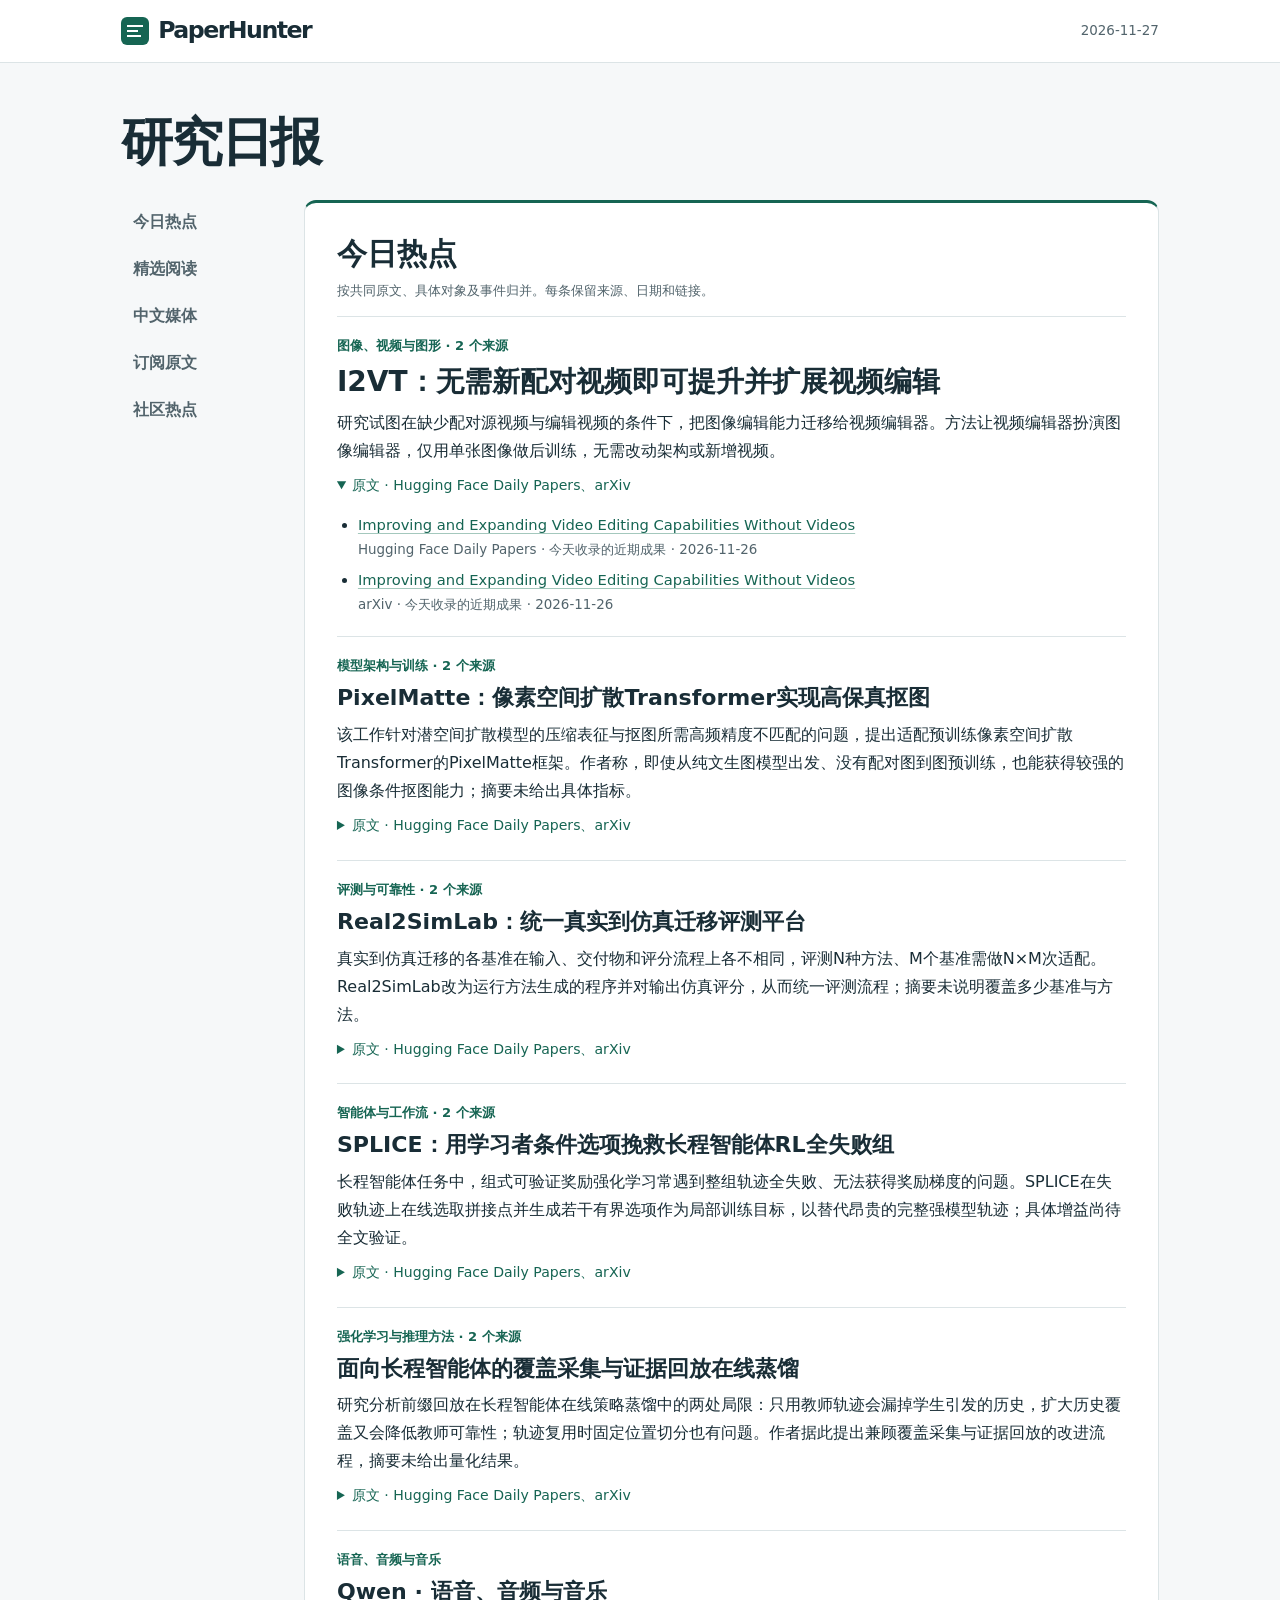
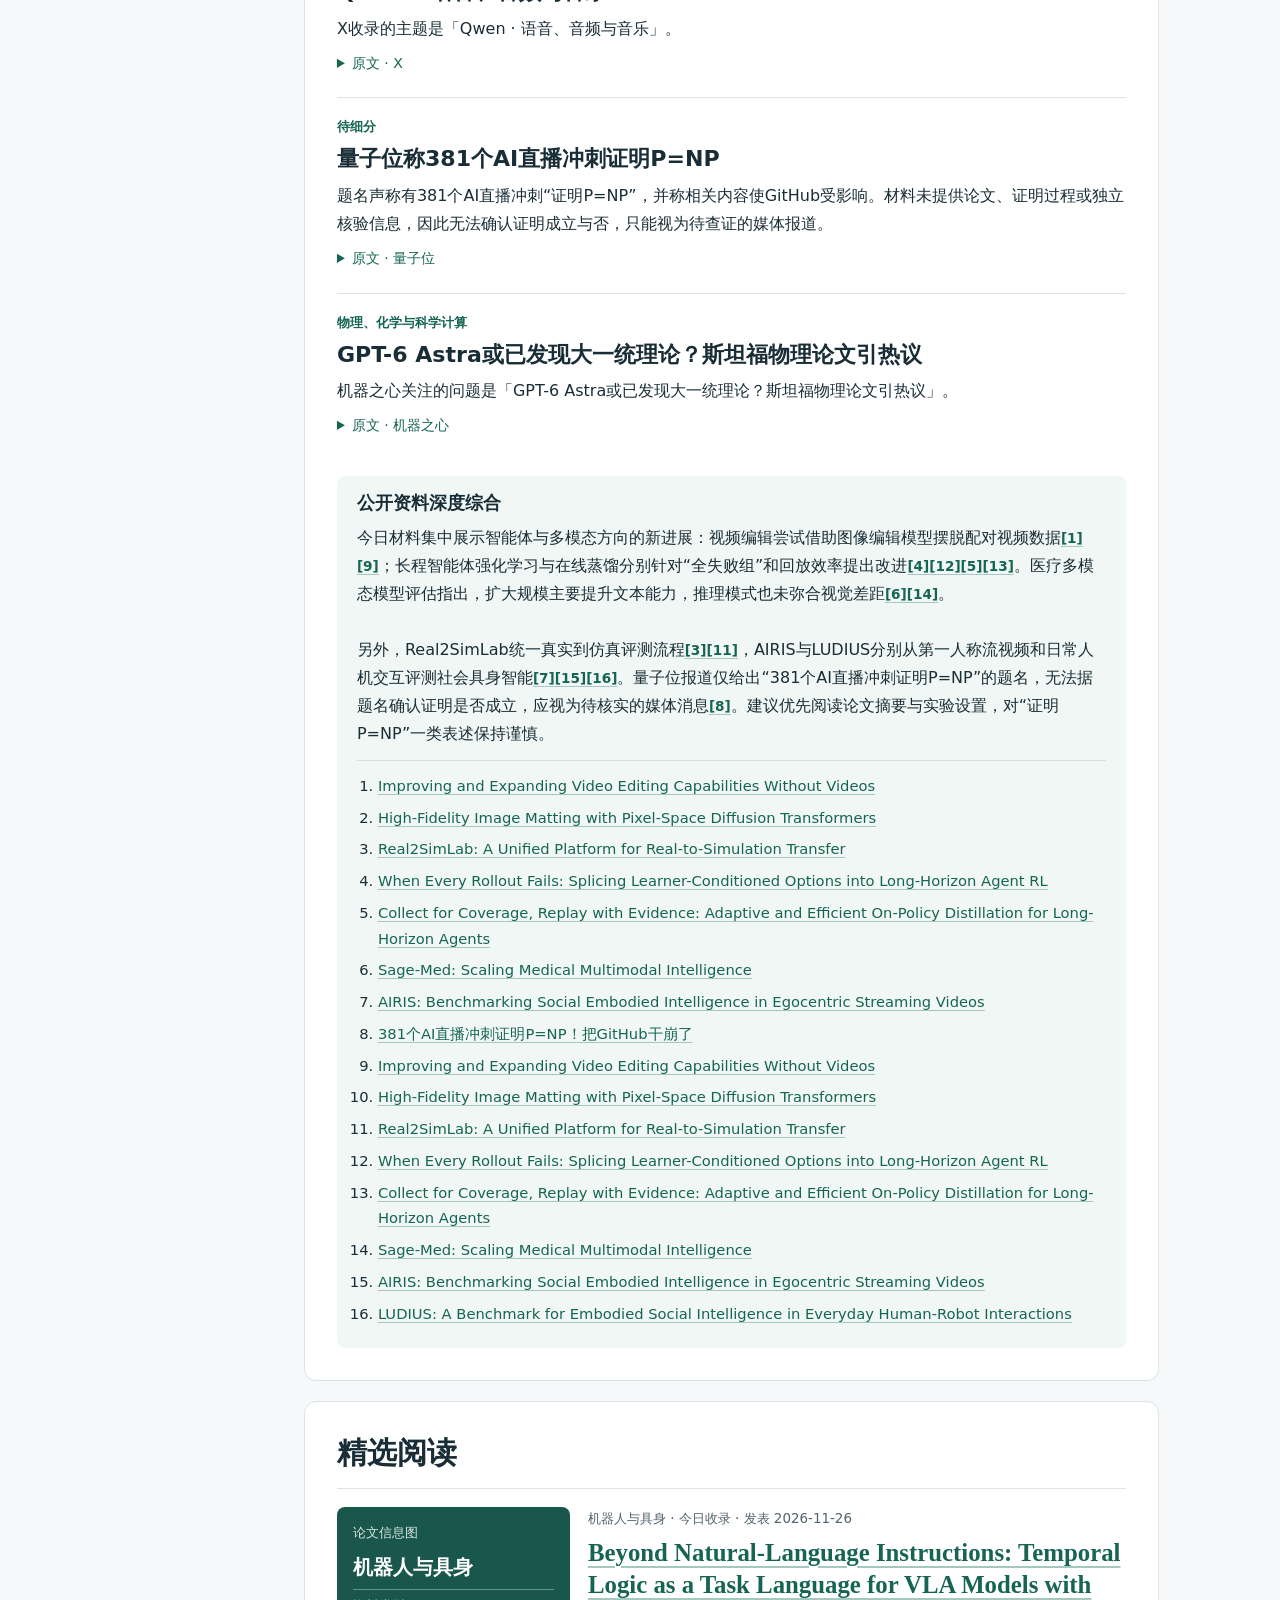
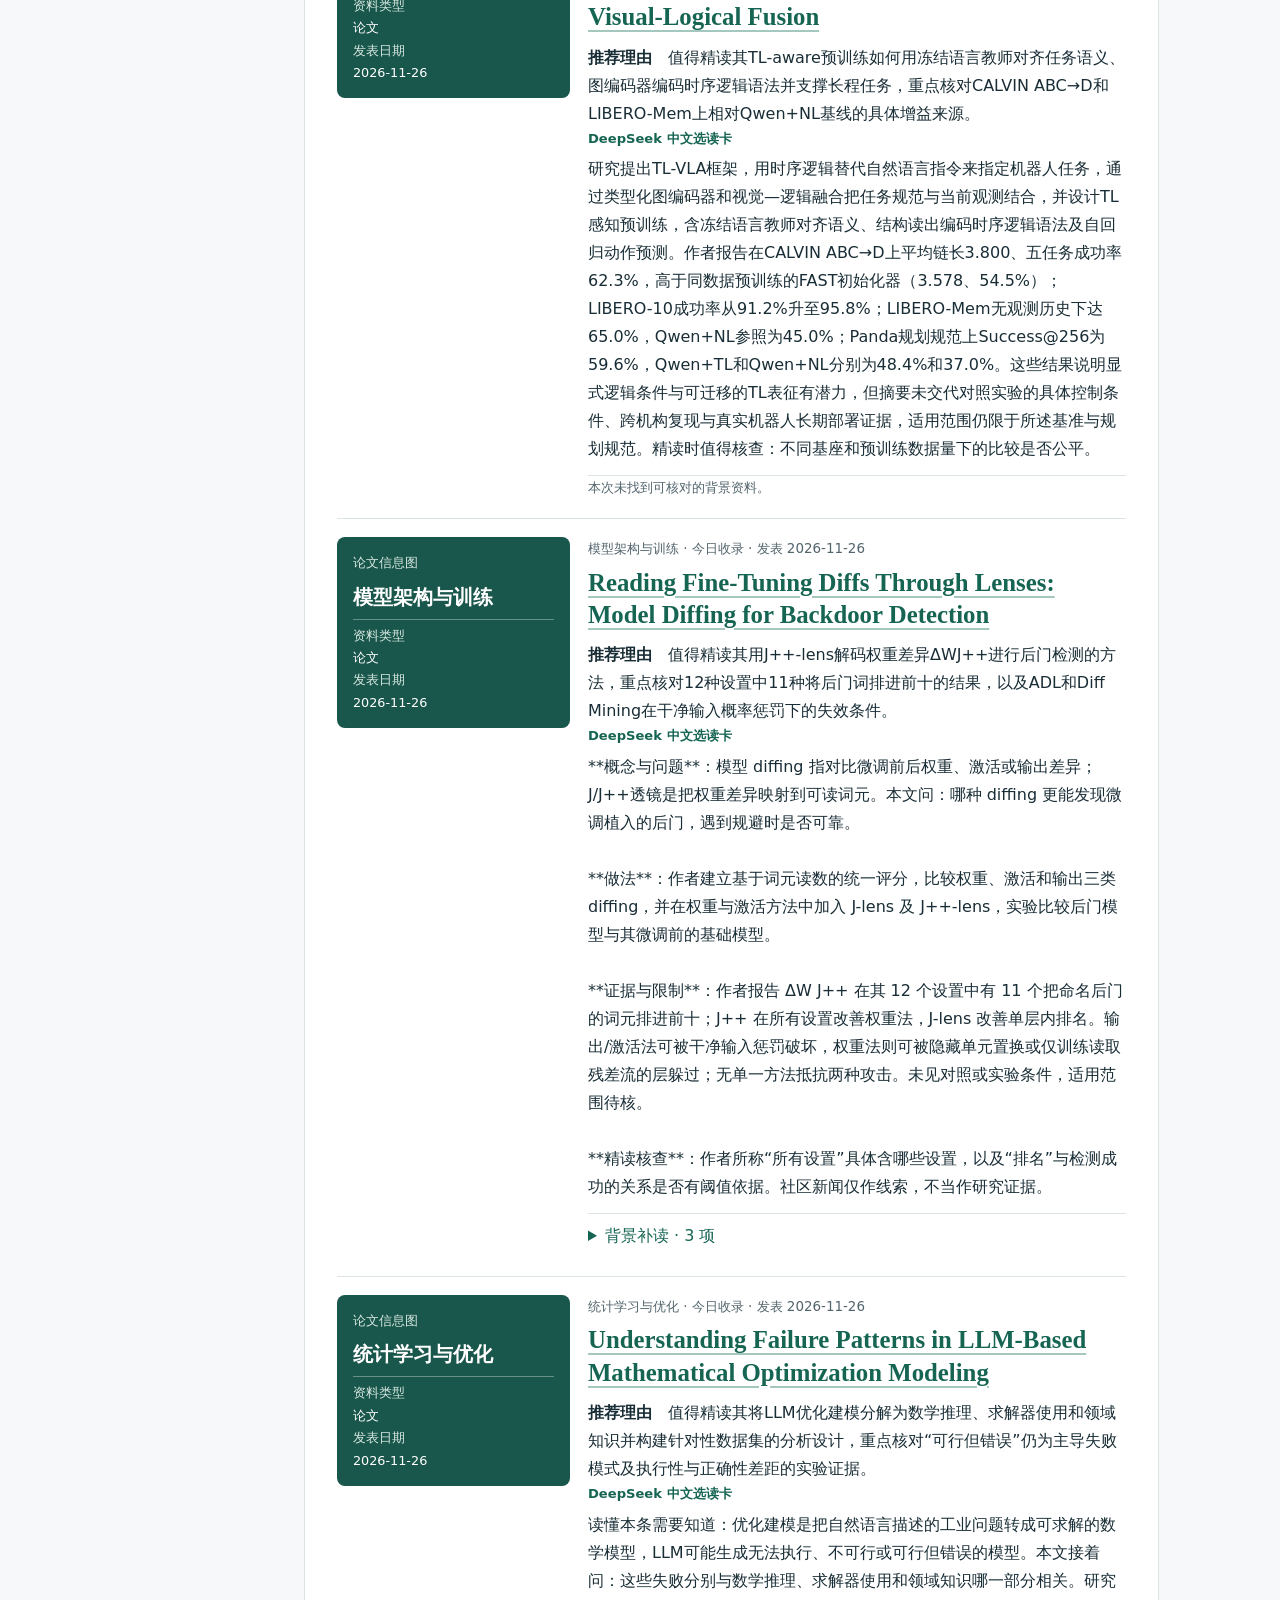
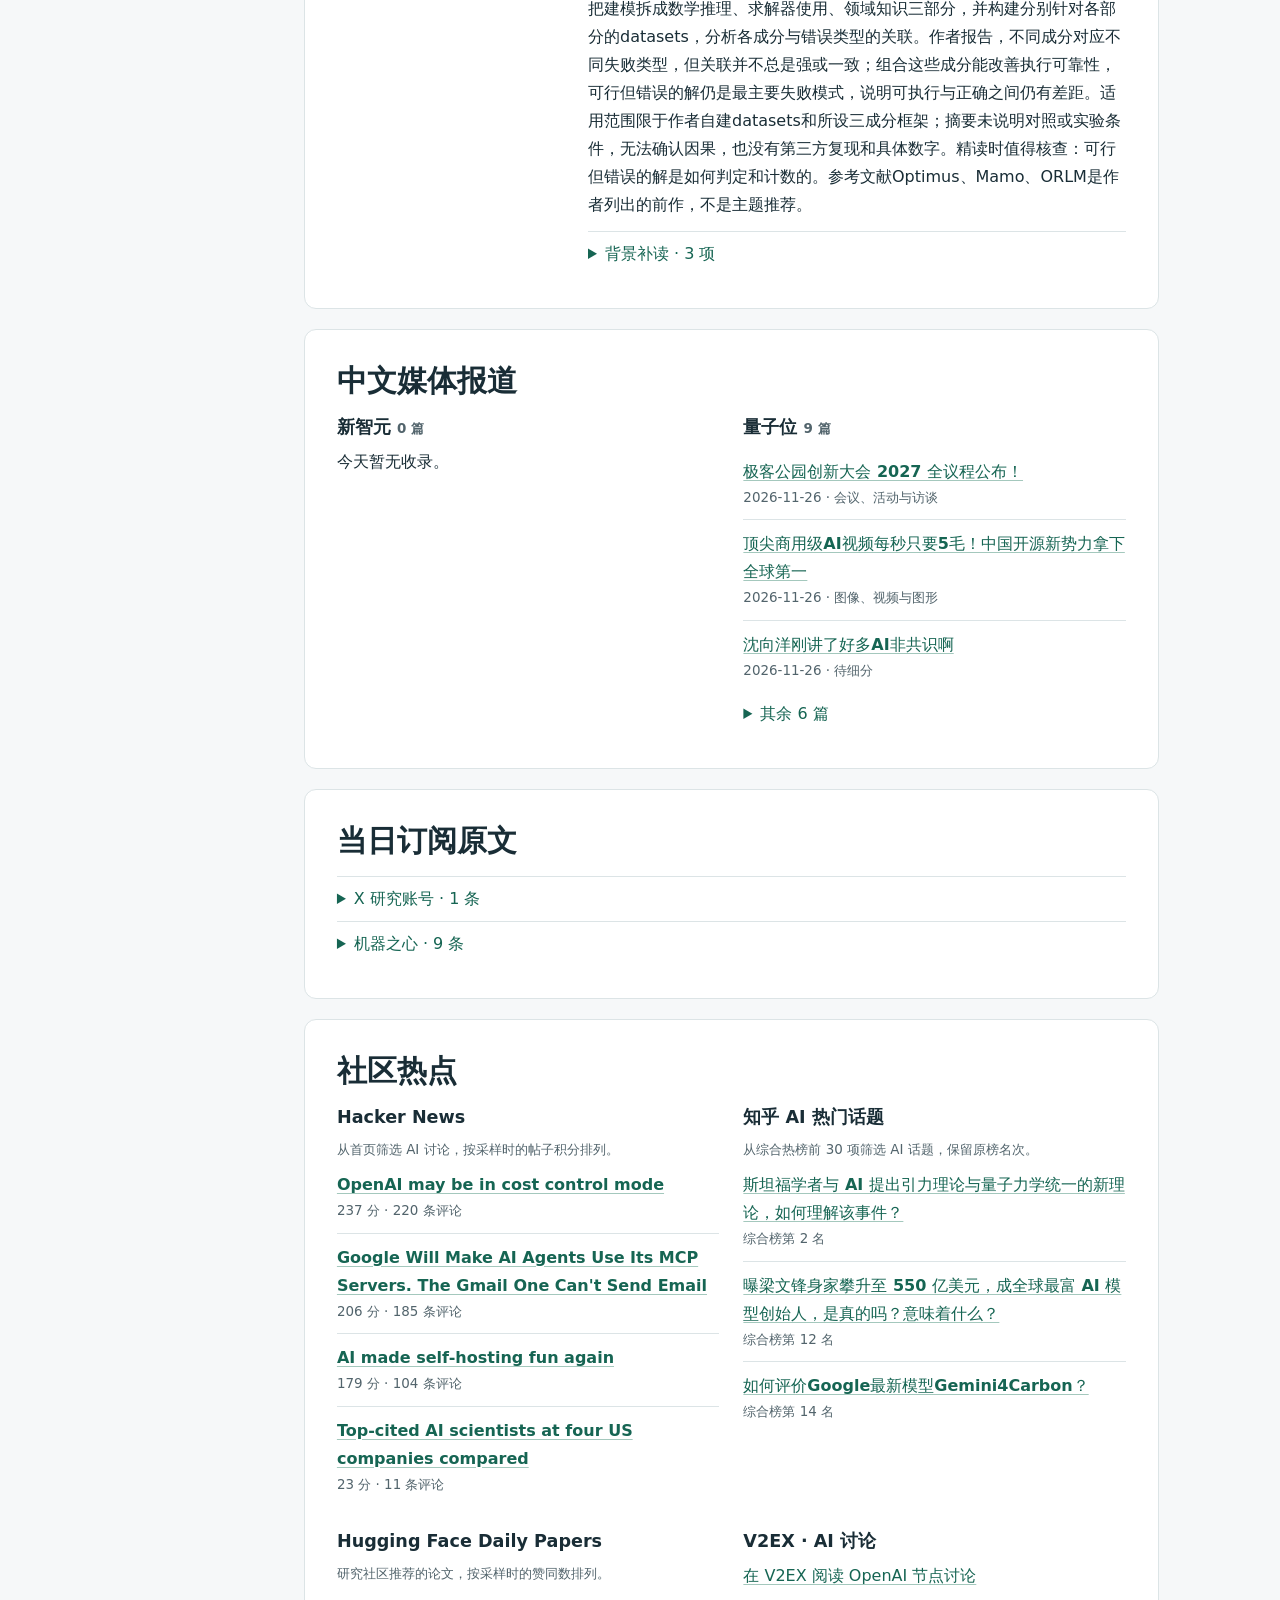
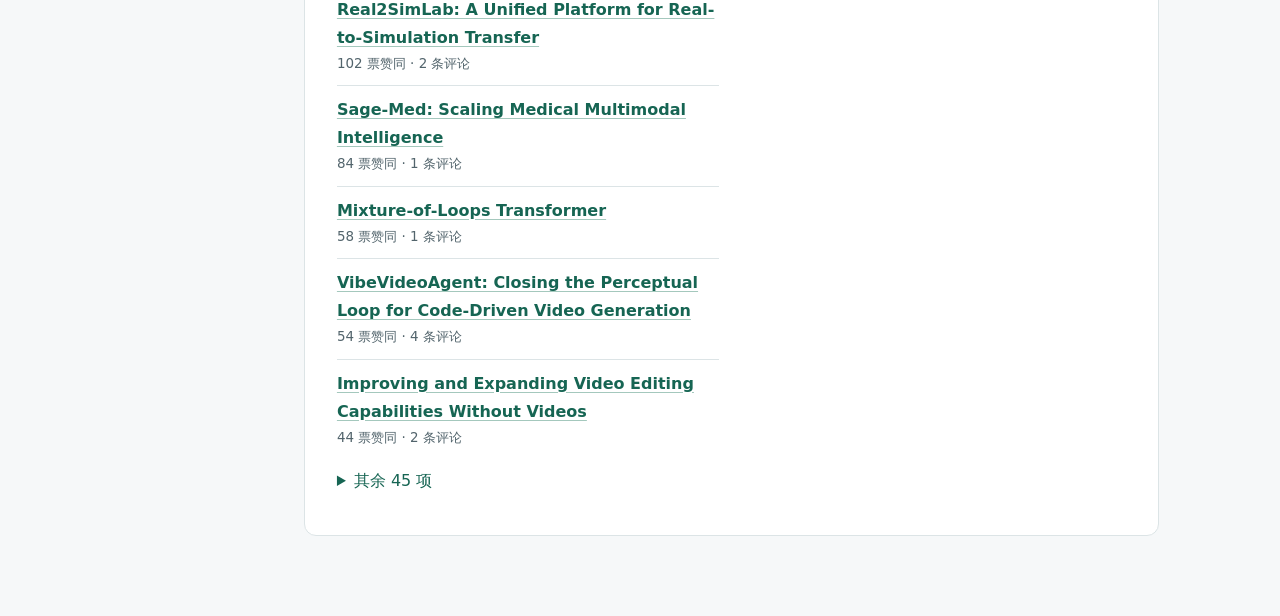
<file: daily/2026-11-27.html>
<!doctype html><html lang="zh-CN"><head><meta charset="utf-8">
<meta name="viewport" content="width=device-width,initial-scale=1"><meta name="paperhunter-edition" content="public-reader">
<meta name="referrer" content="no-referrer"><title>PaperHunter · 2026-11-27</title>
<style>
:root {
  color-scheme: light;
  --ink: #192d36;
  --muted: #52646c;
  --accent: #166553;
  --wash: #e5f3ed;
  --page: #f6f8f9;
  --line: #dce4e6;
  --serif: "Baskervville", Georgia, "Songti SC", SimSun, serif;
}
* { box-sizing: border-box; }
body { margin: 0; background: var(--page); color: var(--ink); font: 1rem/1.75 "DM Sans", system-ui, "Microsoft YaHei", sans-serif; }
.wrap { max-width: 1140px; margin: auto; padding-inline: clamp(16px,4vw,52px); }
.mast { background: #fff; border-bottom: 1px solid var(--line); }
.mast .wrap { display: flex; align-items: center; justify-content: space-between; gap: 14px; min-height: 62px; }
.mast b { display: flex; align-items: center; gap: 9px; font-size: 1.48rem; letter-spacing: -.065em; }
.mast b::before { content: ""; width: 28px; height: 28px; background:
  linear-gradient(white,white) 6px 8px/16px 2px no-repeat,
  linear-gradient(white,white) 6px 13px/11px 2px no-repeat,
  linear-gradient(white,white) 6px 18px/14px 2px no-repeat, var(--accent); border-radius: 6px; }
.mast time, .meta, figcaption { color: var(--muted); font-size: .84rem; }
.mast time { font-variant-numeric: tabular-nums; }
h1, h2, h3, p, figure, dl, dd { margin: 0; }
h1, h2, h3 { line-height: 1.35; overflow-wrap: anywhere; }
h1, h2 { font-family: var(--serif); }
h1 { margin-block: clamp(22px,3.5vw,46px) 22px; font-size: clamp(2.05rem,4.3vw,3.25rem); letter-spacing: -.045em; }
h2 { font-size: clamp(1.38rem,2.5vw,1.85rem); margin-bottom: 14px; }
h3 { font-size: 1.1rem; margin-bottom: 8px; }
a { color: var(--accent); text-decoration-color: #a4c8bd; text-underline-offset: .2em; overflow-wrap: anywhere; }
a:hover { color: #0d4639; text-decoration-color: currentColor; }
:focus-visible { outline: 3px solid var(--accent); outline-offset: 3px; }
.edition-layout { display: grid; grid-template-columns: 9.5rem minmax(0,1fr); gap: clamp(14px,2.4vw,32px); align-items: start; padding-bottom: 60px; }
nav { display: grid; position: sticky; top: 18px; gap: 3px; }
nav a { border-radius: 6px; color: var(--muted); padding: 8px 12px; text-decoration: none; font-weight: 600; }
nav a:hover, nav a:focus-visible { background: var(--wash); color: var(--accent); }
.edition-body { min-width: 0; }
section { margin-bottom: 20px; border: 1px solid var(--line); border-radius: 12px; background: #fff; padding: clamp(18px,3vw,32px); scroll-margin-top: 14px; }
.overview { border-top: 3px solid var(--accent); }
.overview > h2 { margin-bottom: 4px; }
.topic { border-top: 1px solid var(--line); padding-block: 18px 14px; }
.topic:first-of-type { margin-top: 14px; }
.topic h3 { font-size: clamp(1.10rem,2vw,1.38rem); }
.topic:first-of-type h3 { font-size: clamp(1.28rem,2.5vw,1.75rem); }
.topic-meta, .cap { color: var(--accent); font-size: .82rem; font-weight: 650; margin-bottom: 5px; }
.topic > p, .body { overflow-wrap: anywhere; }
.body { white-space: pre-line; }
details summary { color: var(--accent); cursor: pointer; padding: 8px 0; }
.event-originals summary { font-size: .88rem; }
.citations, .reading-guide ul { margin: 4px 0 0; padding-left: 21px; font-size: .92rem; }
.citations li { margin-block: 6px; }
.citations .meta, .channels li .meta, .press li .meta { display: block; }
.reference { font-size: .85em; font-weight: 650; }
.citations li:target { background: var(--wash); }
.analysis { background: #f0f7f4; padding: 16px 20px; border-radius: 8px; margin-top: 16px; }
.analysis .citations { border-top: 1px solid #d3e2db; margin-top: 12px; padding-top: 6px; }
.pick { display: grid; grid-template-columns: minmax(100px,.65fr) minmax(0,1.5fr); align-items: start; gap: 18px; padding-block: 18px; border-top: 1px solid var(--line); }
.pick:last-child { padding-bottom: 0; }
.pick h3 { font: 650 clamp(1.15rem,2.2vw,1.55rem)/1.3 var(--serif); margin: 6px 0 10px; }
.cover img { display: block; width: 100%; height: auto; max-height: 250px; object-fit: contain; background: var(--page); border-radius: 7px; }
.cover figcaption { margin-top: 4px; }
.fact-sheet { color: white; background: #19564b; padding: 14px 16px; border-radius: 8px; }
.fact-sheet strong { display: block; font-size: 1.25rem; line-height: 1.4; margin: 8px 0; }
.fact-sheet dl { border-top: 1px solid #678f84; padding-top: 5px; font-size: .8rem; }
.fact-sheet figcaption, .fact-sheet dt { color: #d7e8e1; }
.channels { display: grid; grid-template-columns: repeat(2,minmax(0,1fr)); gap: 24px; }
.channels ul, .press > details > ul { list-style: none; margin: 0; padding: 0; }
.channels li, .press > details li { padding: 10px 0; overflow-wrap: anywhere; border-bottom: 1px solid var(--line); }
.channels li:last-child, .press > details li:last-child { border: 0; }
.channels li a, .press > details li a { font-weight: 550; }
.press > details { border-top: 1px solid var(--line); }
.reading-guide, .guide-empty { border-top: 1px solid var(--line); margin-top: 12px; }
.reading-guide li p { color: var(--muted); }
@media (max-width: 760px) {
  .mast .wrap { min-height: 54px; }
  .edition-layout { display: block; }
  nav { position: static; display: flex; flex-wrap: wrap; gap: 1px 7px; margin-bottom: 16px; border-block: 1px solid var(--line); }
  nav a { padding: 10px 4px; font-size: .875rem; }
  section { margin-bottom: 14px; }
}
@media (max-width: 570px) {
  .pick, .channels { grid-template-columns: minmax(0,1fr); gap: 14px; }
  .pick { padding: 16px 0; }
  .event-originals summary, .press summary, .channels summary { padding-block: 11px; }
}
@media print {
  body, section { background: white; }
  nav { display: none; }
  .wrap { max-width: none; padding: 0; }
  .edition-layout { display: block; }
  section { border: 0; padding: 0; }
  .pick, .topic { break-inside: avoid; }
}
</style></head><body><header class="mast"><div class="wrap"><b>PaperHunter</b>
<time datetime="2026-11-27">2026-11-27</time></div></header>
<main class="wrap"><h1>研究日报</h1>
<div class="edition-layout"><nav aria-label="本期目录"><a href="#events">今日热点</a><a href="#picks">精选阅读</a><a href="#press">中文媒体</a><a href="#subscriptions">订阅原文</a><a href="#community">社区热点</a></nav><div class="edition-body">
<section class="overview" id="events"><h2>今日热点</h2><p class="meta">按共同原文、具体对象及事件归并。每条保留来源、日期和链接。</p><article class="topic"><p class="topic-meta">图像、视频与图形 · 2 个来源</p><h3>I2VT：无需新配对视频即可提升并扩展视频编辑</h3><p>研究试图在缺少配对源视频与编辑视频的条件下，把图像编辑能力迁移给视频编辑器。方法让视频编辑器扮演图像编辑器，仅用单张图像做后训练，无需改动架构或新增视频。</p><details class="event-originals" open><summary>原文 · Hugging Face Daily Papers、arXiv</summary><ul class="citations"><li><a href="https://huggingface.co/papers/2611.34941" rel="noreferrer">Improving and Expanding Video Editing Capabilities Without Videos</a> <span class="meta">Hugging Face Daily Papers · 今天收录的近期成果 · 2026-11-26</span></li><li><a href="https://arxiv.org/abs/2611.34941" rel="noreferrer">Improving and Expanding Video Editing Capabilities Without Videos</a> <span class="meta">arXiv · 今天收录的近期成果 · 2026-11-26</span></li></ul></details></article><article class="topic"><p class="topic-meta">模型架构与训练 · 2 个来源</p><h3>PixelMatte：像素空间扩散Transformer实现高保真抠图</h3><p>该工作针对潜空间扩散模型的压缩表征与抠图所需高频精度不匹配的问题，提出适配预训练像素空间扩散Transformer的PixelMatte框架。作者称，即使从纯文生图模型出发、没有配对图到图预训练，也能获得较强的图像条件抠图能力；摘要未给出具体指标。</p><details class="event-originals"><summary>原文 · Hugging Face Daily Papers、arXiv</summary><ul class="citations"><li><a href="https://huggingface.co/papers/2611.34929" rel="noreferrer">High-Fidelity Image Matting with Pixel-Space Diffusion Transformers</a> <span class="meta">Hugging Face Daily Papers · 今天收录的近期成果 · 2026-11-26</span></li><li><a href="https://arxiv.org/abs/2611.34929" rel="noreferrer">High-Fidelity Image Matting with Pixel-Space Diffusion Transformers</a> <span class="meta">arXiv · 今天收录的近期成果 · 2026-11-26</span></li></ul></details></article><article class="topic"><p class="topic-meta">评测与可靠性 · 2 个来源</p><h3>Real2SimLab：统一真实到仿真迁移评测平台</h3><p>真实到仿真迁移的各基准在输入、交付物和评分流程上各不相同，评测N种方法、M个基准需做N×M次适配。Real2SimLab改为运行方法生成的程序并对输出仿真评分，从而统一评测流程；摘要未说明覆盖多少基准与方法。</p><details class="event-originals"><summary>原文 · Hugging Face Daily Papers、arXiv</summary><ul class="citations"><li><a href="https://huggingface.co/papers/2611.34849" rel="noreferrer">Real2SimLab: A Unified Platform for Real-to-Simulation Transfer</a> <span class="meta">Hugging Face Daily Papers · 今天收录的近期成果 · 2026-11-26</span></li><li><a href="https://arxiv.org/abs/2611.34849" rel="noreferrer">Real2SimLab: A Unified Platform for Real-to-Simulation Transfer</a> <span class="meta">arXiv · 今天收录的近期成果 · 2026-11-26</span></li></ul></details></article><article class="topic"><p class="topic-meta">智能体与工作流 · 2 个来源</p><h3>SPLICE：用学习者条件选项挽救长程智能体RL全失败组</h3><p>长程智能体任务中，组式可验证奖励强化学习常遇到整组轨迹全失败、无法获得奖励梯度的问题。SPLICE在失败轨迹上在线选取拼接点并生成若干有界选项作为局部训练目标，以替代昂贵的完整强模型轨迹；具体增益尚待全文验证。</p><details class="event-originals"><summary>原文 · Hugging Face Daily Papers、arXiv</summary><ul class="citations"><li><a href="https://huggingface.co/papers/2611.34777" rel="noreferrer">When Every Rollout Fails: Splicing Learner-Conditioned Options into Long-Horizon Agent RL</a> <span class="meta">Hugging Face Daily Papers · 今天收录的近期成果 · 2026-11-26</span></li><li><a href="https://arxiv.org/abs/2611.34777" rel="noreferrer">When Every Rollout Fails: Splicing Learner-Conditioned Options into Long-Horizon Agent RL</a> <span class="meta">arXiv · 今天收录的近期成果 · 2026-11-26</span></li></ul></details></article><article class="topic"><p class="topic-meta">强化学习与推理方法 · 2 个来源</p><h3>面向长程智能体的覆盖采集与证据回放在线蒸馏</h3><p>研究分析前缀回放在长程智能体在线策略蒸馏中的两处局限：只用教师轨迹会漏掉学生引发的历史，扩大历史覆盖又会降低教师可靠性；轨迹复用时固定位置切分也有问题。作者据此提出兼顾覆盖采集与证据回放的改进流程，摘要未给出量化结果。</p><details class="event-originals"><summary>原文 · Hugging Face Daily Papers、arXiv</summary><ul class="citations"><li><a href="https://huggingface.co/papers/2611.34756" rel="noreferrer">Collect for Coverage, Replay with Evidence: Adaptive and Efficient On-Policy Distillation for Long-Horizon Agents</a> <span class="meta">Hugging Face Daily Papers · 今天收录的近期成果 · 2026-11-26</span></li><li><a href="https://arxiv.org/abs/2611.34756" rel="noreferrer">Collect for Coverage, Replay with Evidence: Adaptive and Efficient On-Policy Distillation for Long-Horizon Agents</a> <span class="meta">arXiv · 今天收录的近期成果 · 2026-11-26</span></li></ul></details></article><article class="topic"><p class="topic-meta">语音、音频与音乐</p><h3>Qwen · 语音、音频与音乐</h3><p>X收录的主题是「Qwen · 语音、音频与音乐」。</p><details class="event-originals"><summary>原文 · X</summary><ul class="citations"><li><a href="https://x.com/i/web/status/2125798914490249411" rel="noreferrer">Qwen · 语音、音频与音乐</a> <span class="meta">X · 研究账号动态 · 今天采到的订阅 · 2026-11-26</span></li></ul></details></article><article class="topic"><p class="topic-meta">待细分</p><h3>量子位称381个AI直播冲刺证明P=NP</h3><p>题名声称有381个AI直播冲刺“证明P=NP”，并称相关内容使GitHub受影响。材料未提供论文、证明过程或独立核验信息，因此无法确认证明成立与否，只能视为待查证的媒体报道。</p><details class="event-originals"><summary>原文 · 量子位</summary><ul class="citations"><li><a href="https://www.qbitai.com/2026/11/513021.html" rel="noreferrer">381个AI直播冲刺证明P=NP！把GitHub干崩了</a> <span class="meta">量子位 · 官网 RSS · 今天收录的近期报道 · 2026-11-26</span></li></ul></details></article><article class="topic"><p class="topic-meta">物理、化学与科学计算</p><h3>GPT-6 Astra或已发现大一统理论？斯坦福物理论文引热议</h3><p>机器之心关注的问题是「GPT-6 Astra或已发现大一统理论？斯坦福物理论文引热议」。</p><details class="event-originals"><summary>原文 · 机器之心</summary><ul class="citations"><li><a href="https://www.jiqizhixin.com/articles/2026-11-26-9" rel="noreferrer">GPT-6 Astra或已发现大一统理论？斯坦福物理论文引热议</a> <span class="meta">机器之心 · 官方 RSS · 今天采到的订阅 · 2026-11-26</span></li></ul></details></article><div class="analysis"><h3>公开资料深度综合</h3><p class="body">今日材料集中展示智能体与多模态方向的新进展：视频编辑尝试借助图像编辑模型摆脱配对视频数据<a class="reference" href="#evidence-1" aria-label="查看出处 1">[1]</a><a class="reference" href="#evidence-9" aria-label="查看出处 9">[9]</a>；长程智能体强化学习与在线蒸馏分别针对“全失败组”和回放效率提出改进<a class="reference" href="#evidence-4" aria-label="查看出处 4">[4]</a><a class="reference" href="#evidence-12" aria-label="查看出处 12">[12]</a><a class="reference" href="#evidence-5" aria-label="查看出处 5">[5]</a><a class="reference" href="#evidence-13" aria-label="查看出处 13">[13]</a>。医疗多模态模型评估指出，扩大规模主要提升文本能力，推理模式也未弥合视觉差距<a class="reference" href="#evidence-6" aria-label="查看出处 6">[6]</a><a class="reference" href="#evidence-14" aria-label="查看出处 14">[14]</a>。

另外，Real2SimLab统一真实到仿真评测流程<a class="reference" href="#evidence-3" aria-label="查看出处 3">[3]</a><a class="reference" href="#evidence-11" aria-label="查看出处 11">[11]</a>，AIRIS与LUDIUS分别从第一人称流视频和日常人机交互评测社会具身智能<a class="reference" href="#evidence-7" aria-label="查看出处 7">[7]</a><a class="reference" href="#evidence-15" aria-label="查看出处 15">[15]</a><a class="reference" href="#evidence-16" aria-label="查看出处 16">[16]</a>。量子位报道仅给出“381个AI直播冲刺证明P=NP”的题名，无法据题名确认证明是否成立，应视为待核实的媒体消息<a class="reference" href="#evidence-8" aria-label="查看出处 8">[8]</a>。建议优先阅读论文摘要与实验设置，对“证明P=NP”一类表述保持谨慎。</p><ol class="citations"><li id="evidence-1"><a href="https://huggingface.co/papers/2611.34941" rel="noreferrer">Improving and Expanding Video Editing Capabilities Without Videos</a></li><li id="evidence-2"><a href="https://huggingface.co/papers/2611.34929" rel="noreferrer">High-Fidelity Image Matting with Pixel-Space Diffusion Transformers</a></li><li id="evidence-3"><a href="https://huggingface.co/papers/2611.34849" rel="noreferrer">Real2SimLab: A Unified Platform for Real-to-Simulation Transfer</a></li><li id="evidence-4"><a href="https://huggingface.co/papers/2611.34777" rel="noreferrer">When Every Rollout Fails: Splicing Learner-Conditioned Options into Long-Horizon Agent RL</a></li><li id="evidence-5"><a href="https://huggingface.co/papers/2611.34756" rel="noreferrer">Collect for Coverage, Replay with Evidence: Adaptive and Efficient On-Policy Distillation for Long-Horizon Agents</a></li><li id="evidence-6"><a href="https://huggingface.co/papers/2611.34575" rel="noreferrer">Sage-Med: Scaling Medical Multimodal Intelligence</a></li><li id="evidence-7"><a href="https://huggingface.co/papers/2611.34347" rel="noreferrer">AIRIS: Benchmarking Social Embodied Intelligence in Egocentric Streaming Videos</a></li><li id="evidence-8"><a href="https://www.qbitai.com/2026/11/513021.html" rel="noreferrer">381个AI直播冲刺证明P=NP！把GitHub干崩了</a></li><li id="evidence-9"><a href="https://arxiv.org/abs/2611.34941" rel="noreferrer">Improving and Expanding Video Editing Capabilities Without Videos</a></li><li id="evidence-10"><a href="https://arxiv.org/abs/2611.34929" rel="noreferrer">High-Fidelity Image Matting with Pixel-Space Diffusion Transformers</a></li><li id="evidence-11"><a href="https://arxiv.org/abs/2611.34849" rel="noreferrer">Real2SimLab: A Unified Platform for Real-to-Simulation Transfer</a></li><li id="evidence-12"><a href="https://arxiv.org/abs/2611.34777" rel="noreferrer">When Every Rollout Fails: Splicing Learner-Conditioned Options into Long-Horizon Agent RL</a></li><li id="evidence-13"><a href="https://arxiv.org/abs/2611.34756" rel="noreferrer">Collect for Coverage, Replay with Evidence: Adaptive and Efficient On-Policy Distillation for Long-Horizon Agents</a></li><li id="evidence-14"><a href="https://arxiv.org/abs/2611.34575" rel="noreferrer">Sage-Med: Scaling Medical Multimodal Intelligence</a></li><li id="evidence-15"><a href="https://arxiv.org/abs/2611.34347" rel="noreferrer">AIRIS: Benchmarking Social Embodied Intelligence in Egocentric Streaming Videos</a></li><li id="evidence-16"><a href="https://arxiv.org/abs/2611.34328" rel="noreferrer">LUDIUS: A Benchmark for Embodied Social Intelligence in Everyday Human-Robot Interactions</a></li></ol></div></section><section class="picks" id="picks"><h2>精选阅读</h2><article class="pick"><figure class="fact-sheet"><figcaption>论文信息图</figcaption><strong>机器人与具身</strong><dl><dt>资料类型</dt><dd>论文</dd><dt>发表日期</dt><dd>2026-11-26</dd></dl></figure><div><p class="meta">机器人与具身 · 今日收录 · 发表 2026-11-26</p><h3><a href="https://arxiv.org/abs/2611.34352" rel="noreferrer">Beyond Natural-Language Instructions: Temporal Logic as a Task Language for VLA Models with Visual-Logical Fusion</a></h3><p class="body"><strong>推荐理由</strong>　值得精读其TL-aware预训练如何用冻结语言教师对齐任务语义、图编码器编码时序逻辑语法并支撑长程任务，重点核对CALVIN ABC→D和LIBERO-Mem上相对Qwen+NL基线的具体增益来源。</p><p class="cap">DeepSeek 中文选读卡</p><p class="body">研究提出TL-VLA框架，用时序逻辑替代自然语言指令来指定机器人任务，通过类型化图编码器和视觉—逻辑融合把任务规范与当前观测结合，并设计TL感知预训练，含冻结语言教师对齐语义、结构读出编码时序逻辑语法及自回归动作预测。作者报告在CALVIN ABC→D上平均链长3.800、五任务成功率62.3%，高于同数据预训练的FAST初始化器（3.578、54.5%）；LIBERO-10成功率从91.2%升至95.8%；LIBERO-Mem无观测历史下达65.0%，Qwen+NL参照为45.0%；Panda规划规范上Success@256为59.6%，Qwen+TL和Qwen+NL分别为48.4%和37.0%。这些结果说明显式逻辑条件与可迁移的TL表征有潜力，但摘要未交代对照实验的具体控制条件、跨机构复现与真实机器人长期部署证据，适用范围仍限于所述基准与规划规范。精读时值得核查：不同基座和预训练数据量下的比较是否公平。</p><p class="meta guide-empty">本次未找到可核对的背景资料。</p></div></article><article class="pick"><figure class="fact-sheet"><figcaption>论文信息图</figcaption><strong>模型架构与训练</strong><dl><dt>资料类型</dt><dd>论文</dd><dt>发表日期</dt><dd>2026-11-26</dd></dl></figure><div><p class="meta">模型架构与训练 · 今日收录 · 发表 2026-11-26</p><h3><a href="https://arxiv.org/abs/2611.34758" rel="noreferrer">Reading Fine-Tuning Diffs Through Lenses: Model Diffing for Backdoor Detection</a></h3><p class="body"><strong>推荐理由</strong>　值得精读其用J++-lens解码权重差异ΔWJ++进行后门检测的方法，重点核对12种设置中11种将后门词排进前十的结果，以及ADL和Diff Mining在干净输入概率惩罚下的失效条件。</p><p class="cap">DeepSeek 中文选读卡</p><p class="body">**概念与问题**：模型 diffing 指对比微调前后权重、激活或输出差异；J/J++透镜是把权重差异映射到可读词元。本文问：哪种 diffing 更能发现微调植入的后门，遇到规避时是否可靠。

**做法**：作者建立基于词元读数的统一评分，比较权重、激活和输出三类 diffing，并在权重与激活方法中加入 J-lens 及 J++-lens，实验比较后门模型与其微调前的基础模型。

**证据与限制**：作者报告 ΔW J++ 在其 12 个设置中有 11 个把命名后门的词元排进前十；J++ 在所有设置改善权重法，J-lens 改善单层内排名。输出/激活法可被干净输入惩罚破坏，权重法则可被隐藏单元置换或仅训练读取残差流的层躲过；无单一方法抵抗两种攻击。未见对照或实验条件，适用范围待核。

**精读核查**：作者所称“所有设置”具体含哪些设置，以及“排名”与检测成功的关系是否有阈值依据。社区新闻仅作线索，不当作研究证据。</p><details class="reading-guide"><summary>背景补读 · 3 项</summary><p>先从原文明确列出的资料读起。可用相同的研究问题对照其任务、方法和评测条件，再回到当前条目。</p><ul><li><span class="meta">原文参考 · arXiv · 原文文献表</span><br><a href="https://arxiv.org/abs/2606.31309" rel="noreferrer">CSO-LLM: Class Subspace Orthogonalization for Post-Training Backdoor Detection and Trigger Inversion in LLMs</a><p>作者在参考文献 [24] 中列出了这项工作。它与本文共同讨论backdoor、detection，可对照两篇所用任务和评测条件。</p></li><li><span class="meta">原文参考 · arXiv · 原文文献表</span><br><a href="https://arxiv.org/abs/2603.04426" rel="noreferrer">Delta-Crosscoder: Robust Crosscoder Model Diffing in Narrow Fine-Tuning Regimes</a><p>作者在参考文献 [35] 中列出了这项工作。它与本文共同讨论diffing、fine-tuning，可对照两篇所用任务和评测条件。</p></li><li><span class="meta">原文参考 · arXiv · 原文文献表</span><br><a href="https://arxiv.org/abs/2411.03445" rel="noreferrer">Solving Trojan Detection Competitions with Linear Weight Classification</a><p>作者在参考文献 [28] 中列出了这项工作。它与本文共同讨论detection，可对照两篇所用任务和评测条件。</p></li></ul></details></div></article><article class="pick"><figure class="fact-sheet"><figcaption>论文信息图</figcaption><strong>统计学习与优化</strong><dl><dt>资料类型</dt><dd>论文</dd><dt>发表日期</dt><dd>2026-11-26</dd></dl></figure><div><p class="meta">统计学习与优化 · 今日收录 · 发表 2026-11-26</p><h3><a href="https://arxiv.org/abs/2611.33351" rel="noreferrer">Understanding Failure Patterns in LLM-Based Mathematical Optimization Modeling</a></h3><p class="body"><strong>推荐理由</strong>　值得精读其将LLM优化建模分解为数学推理、求解器使用和领域知识并构建针对性数据集的分析设计，重点核对“可行但错误”仍为主导失败模式及执行性与正确性差距的实验证据。</p><p class="cap">DeepSeek 中文选读卡</p><p class="body">读懂本条需要知道：优化建模是把自然语言描述的工业问题转成可求解的数学模型，LLM可能生成无法执行、不可行或可行但错误的模型。本文接着问：这些失败分别与数学推理、求解器使用和领域知识哪一部分相关。研究把建模拆成数学推理、求解器使用、领域知识三部分，并构建分别针对各部分的datasets，分析各成分与错误类型的关联。作者报告，不同成分对应不同失败类型，但关联并不总是强或一致；组合这些成分能改善执行可靠性，可行但错误的解仍是最主要失败模式，说明可执行与正确之间仍有差距。适用范围限于作者自建datasets和所设三成分框架；摘要未说明对照或实验条件，无法确认因果，也没有第三方复现和具体数字。精读时值得核查：可行但错误的解是如何判定和计数的。参考文献Optimus、Mamo、ORLM是作者列出的前作，不是主题推荐。</p><details class="reading-guide"><summary>背景补读 · 3 项</summary><p>先从原文明确列出的资料读起。可用相同的研究问题对照其任务、方法和评测条件，再回到当前条目。</p><ul><li><span class="meta">原文参考 · arXiv · 原文文献表</span><br><a href="https://arxiv.org/abs/2310.06116" rel="noreferrer">Optimus: optimization modeling using mip solvers and large language models</a><p>作者在参考文献 [2] 中列出了这项工作。它与本文共同讨论modeling、optimization，可对照两篇所用任务和评测条件。</p></li><li><span class="meta">原文参考 · arXiv · 原文文献表</span><br><a href="https://arxiv.org/abs/2405.13144" rel="noreferrer">Mamo: a mathematical modeling benchmark with solvers</a><p>作者在参考文献 [4] 中列出了这项工作。它与本文共同讨论mathematical、modeling，可对照两篇所用任务和评测条件。</p></li><li><span class="meta">原文参考 · arXiv · 原文文献表</span><br><a href="https://arxiv.org/abs/2405.17743" rel="noreferrer">ORLM: a customizable framework in training large models for automated optimization modeling</a><p>作者在参考文献 [5] 中列出了这项工作。它与本文共同讨论modeling、optimization，可对照两篇所用任务和评测条件。</p></li></ul></details></div></article></section><section id="press"><h2>中文媒体报道</h2><div class="channels press"><div><h3>新智元 <small class="meta">0 篇</small></h3><p>今天暂无收录。</p></div><div><h3>量子位 <small class="meta">9 篇</small></h3><ul><li><a href="https://www.qbitai.com/2026/11/512952.html" rel="noreferrer">极客公园创新大会 2027 全议程公布！</a><small class="meta">2026-11-26 · 会议、活动与访谈</small></li><li><a href="https://www.qbitai.com/2026/11/512916.html" rel="noreferrer">顶尖商用级AI视频每秒只要5毛！中国开源新势力拿下全球第一</a><small class="meta">2026-11-26 · 图像、视频与图形</small></li><li><a href="https://www.qbitai.com/2026/11/512840.html" rel="noreferrer">沈向洋刚讲了好多AI非共识啊</a><small class="meta">2026-11-26 · 待细分</small></li></ul><details><summary>其余 6 篇</summary><ul><li><a href="https://www.qbitai.com/2026/11/512897.html" rel="noreferrer">任少卿带着世界模型3.0来了！蔚来智驾训练提效5倍，座舱也用上强化学习</a><small class="meta">2026-11-26 · 物理、化学与科学计算</small></li><li><a href="https://www.qbitai.com/2026/11/512981.html" rel="noreferrer">AI 3D界的“X光”来了！一图直出巴洛克雕塑，3D打印开箱即用</a><small class="meta">2026-11-26 · 图像、视频与图形</small></li><li><a href="https://www.qbitai.com/2026/11/512828.html" rel="noreferrer">AI影视高地正在北影海淀一带崛起，「一人制片厂」基建搭好了</a><small class="meta">2026-11-26 · 待细分</small></li><li><a href="https://www.qbitai.com/2026/11/512942.html" rel="noreferrer">报名最后2天｜AI浪潮之中，来认识创造未来的人</a><small class="meta">2026-11-26 · 待细分</small></li><li><a href="https://www.qbitai.com/2026/11/513021.html" rel="noreferrer">381个AI直播冲刺证明P=NP！把GitHub干崩了</a><small class="meta">2026-11-26 · 待细分</small></li><li><a href="https://www.qbitai.com/2026/11/512972.html" rel="noreferrer">90 秒自动换装补能，具微科技“潘多拉”支撑机器人无人化值守</a><small class="meta">2026-11-26 · 机器人与具身</small></li></ul></details></div></div></section><section class="press" id="subscriptions"><h2>当日订阅原文</h2><details><summary>X 研究账号 · 1 条</summary><p class="meta">采样于北京时间 08:00。</p><ul><li><a href="https://x.com/i/web/status/2125798914490249411" rel="noreferrer">Qwen · 语音、音频与音乐</a><small class="meta">@Alibaba_Qwen · 2026-11-26 · 语音、音频与音乐</small></li></ul></details><details><summary>机器之心 · 9 条</summary><p class="meta">采样于北京时间 08:00。</p><ul><li><a href="https://www.jiqizhixin.com/articles/2026-11-26-13" rel="noreferrer">告别「假精细」！VAST发布Tripo H3.5 Preview，AI建模开始较真了</a><small class="meta">2026-11-26 · 待细分</small></li><li><a href="https://www.jiqizhixin.com/articles/2026-11-26-12" rel="noreferrer">传RSA已被OpenAI与Anthropic攻破，互联网加密要变天了？</a><small class="meta">2026-11-26 · 待细分</small></li><li><a href="https://www.jiqizhixin.com/articles/2026-11-26-11" rel="noreferrer">SteerSound：迈向更可靠的音频编辑</a><small class="meta">2026-11-26 · 语音、音频与音乐</small></li><li><a href="https://www.jiqizhixin.com/articles/2026-11-26-10" rel="noreferrer">钛虎机器人推出轻量化关节模组 Lite-1系列，为人形机器人量产释放设计空间</a><small class="meta">2026-11-26 · 机器人与具身</small></li><li><a href="https://www.jiqizhixin.com/articles/2026-11-26-9" rel="noreferrer">GPT-6 Astra或已发现大一统理论？斯坦福物理论文引热议</a><small class="meta">2026-11-26 · 物理、化学与科学计算</small></li><li><a href="https://www.jiqizhixin.com/articles/2026-11-26-8" rel="noreferrer">用代码拓展视频生成的能力边界，可灵联合北大南大提出Coda-DaVinci，重新思考 AI 视频生成中的控制与创造</a><small class="meta">2026-11-26 · 图像、视频与图形</small></li><li><a href="https://www.jiqizhixin.com/articles/2026-11-26-7" rel="noreferrer">97%的识别准确率，DeepMind让AI从质谱碎片中识别未知分子</a><small class="meta">2026-11-26 · 物理、化学与科学计算</small></li><li><a href="https://www.jiqizhixin.com/articles/2026-11-26-6" rel="noreferrer">智源REAL开放日：物理AI从跑分表演到真实世界的一场大考</a><small class="meta">2026-11-26 · 物理、化学与科学计算</small></li><li><a href="https://www.jiqizhixin.com/articles/2026-11-26-5" rel="noreferrer">NeurIPS 2026 | 给长上下文推理瘦身：CompilerKV仅保留原始Prefill KV缓存的1.56%，解码吞吐提升2.45倍</a><small class="meta">2026-11-26 · 推理部署与系统优化</small></li></ul></details></section><section class="community" id="community"><h2>社区热点</h2><div class="channels"><div><h3>Hacker News</h3><p class="meta">从首页筛选 AI 讨论，按采样时的帖子积分排列。</p><ul><li><a href="https://news.ycombinator.com/item?id=50652527" rel="noreferrer">OpenAI may be in cost control mode</a> <span class="meta">237 分 · 220 条评论</span></li><li><a href="https://news.ycombinator.com/item?id=50653477" rel="noreferrer">Google Will Make AI Agents Use Its MCP Servers. The Gmail One Can&#x27;t Send Email</a> <span class="meta">206 分 · 185 条评论</span></li><li><a href="https://news.ycombinator.com/item?id=50660180" rel="noreferrer">AI made self-hosting fun again</a> <span class="meta">179 分 · 104 条评论</span></li><li><a href="https://news.ycombinator.com/item?id=50658910" rel="noreferrer">Top-cited AI scientists at four US companies compared</a> <span class="meta">23 分 · 11 条评论</span></li></ul></div><div><h3>知乎 AI 热门话题</h3><p class="meta">从综合热榜前 30 项筛选 AI 话题，保留原榜名次。</p><ul><li><a href="https://www.zhihu.com/question/2109335761182876043" rel="noreferrer">斯坦福学者与 AI 提出引力理论与量子力学统一的新理论，如何理解该事件？</a> <span class="meta">综合榜第 2 名</span></li><li><a href="https://www.zhihu.com/question/2109197560539604552" rel="noreferrer">曝梁文锋身家攀升至 550 亿美元，成全球最富 AI 模型创始人，是真的吗？意味着什么？</a> <span class="meta">综合榜第 12 名</span></li><li><a href="https://www.zhihu.com/question/2103882558350144598" rel="noreferrer">如何评价Google最新模型Gemini4Carbon？</a> <span class="meta">综合榜第 14 名</span></li></ul></div><div><h3>Hugging Face Daily Papers</h3><p class="meta">研究社区推荐的论文，按采样时的赞同数排列。</p><ul><li><a href="https://huggingface.co/papers/2611.34849" rel="noreferrer">Real2SimLab: A Unified Platform for Real-to-Simulation Transfer</a> <span class="meta">102 票赞同 · 2 条评论</span></li><li><a href="https://huggingface.co/papers/2611.34575" rel="noreferrer">Sage-Med: Scaling Medical Multimodal Intelligence</a> <span class="meta">84 票赞同 · 1 条评论</span></li><li><a href="https://huggingface.co/papers/2611.34923" rel="noreferrer">Mixture-of-Loops Transformer</a> <span class="meta">58 票赞同 · 1 条评论</span></li><li><a href="https://huggingface.co/papers/2611.34237" rel="noreferrer">VibeVideoAgent: Closing the Perceptual Loop for Code-Driven Video Generation</a> <span class="meta">54 票赞同 · 4 条评论</span></li><li><a href="https://huggingface.co/papers/2611.34941" rel="noreferrer">Improving and Expanding Video Editing Capabilities Without Videos</a> <span class="meta">44 票赞同 · 2 条评论</span></li></ul><details><summary>其余 45 项</summary><ul><li><a href="https://huggingface.co/papers/2611.34420" rel="noreferrer">DocSEAM: Bidirectional Cross-Page Encoding for Multi-Page Document Understanding</a> <span class="meta">26 票赞同 · 3 条评论</span></li><li><a href="https://huggingface.co/papers/2611.31237" rel="noreferrer">Let Vision-Language Models Generate Images through Their Representations</a> <span class="meta">24 票赞同 · 2 条评论</span></li><li><a href="https://huggingface.co/papers/2611.34811" rel="noreferrer">HOG-WAM: Improving Visual Robustness through Future Gradient Prediction</a> <span class="meta">22 票赞同 · 1 条评论</span></li><li><a href="https://huggingface.co/papers/2611.34466" rel="noreferrer">EgoUseBench: Benchmarking Computer-Use Agents under Evolving First-Person Contexts</a> <span class="meta">19 票赞同 · 1 条评论</span></li><li><a href="https://huggingface.co/papers/2611.33579" rel="noreferrer">DexEngine: Scaling Human Demonstrations into Physically Executable Whole-Robot Data</a> <span class="meta">18 票赞同 · 1 条评论</span></li><li><a href="https://huggingface.co/papers/2611.33457" rel="noreferrer">Playfulness as Feedback for Agentic Game Development</a> <span class="meta">18 票赞同 · 1 条评论</span></li><li><a href="https://huggingface.co/papers/2611.34929" rel="noreferrer">High-Fidelity Image Matting with Pixel-Space Diffusion Transformers</a> <span class="meta">18 票赞同 · 3 条评论</span></li><li><a href="https://huggingface.co/papers/2611.34347" rel="noreferrer">AIRIS: Benchmarking Social Embodied Intelligence in Egocentric Streaming Videos</a> <span class="meta">17 票赞同 · 1 条评论</span></li><li><a href="https://huggingface.co/papers/2611.34128" rel="noreferrer">FoundSurface: Feedforward Ray-Based 3D Scene Surface Reconstruction from Unposed Images</a> <span class="meta">17 票赞同 · 2 条评论</span></li><li><a href="https://huggingface.co/papers/2611.34907" rel="noreferrer">Agentic LongLive: Asynchronous Agentic Memory for Long Video Generation</a> <span class="meta">17 票赞同 · 1 条评论</span></li><li><a href="https://huggingface.co/papers/2611.30965" rel="noreferrer">Beyond Self-Consistency: Recursive Self-Improvement at Test Time</a> <span class="meta">14 票赞同 · 3 条评论</span></li><li><a href="https://huggingface.co/papers/2611.33636" rel="noreferrer">What Is Redundant at High Resolution? Efficient Attention and Feed-Forward Design for All-in-One Image Restoration</a> <span class="meta">14 票赞同 · 2 条评论</span></li><li><a href="https://huggingface.co/papers/2611.33925" rel="noreferrer">Beyond the Happy Path: Generalizing Robot World Models from Simulated Failures</a> <span class="meta">13 票赞同 · 2 条评论</span></li><li><a href="https://huggingface.co/papers/2611.28010" rel="noreferrer">Beyond Code and Pixels: Co-Generating Editable and Visually Rich Presentations</a> <span class="meta">10 票赞同 · 1 条评论</span></li><li><a href="https://huggingface.co/papers/2611.33922" rel="noreferrer">iMFPO: Improving Mean Flow Policy Optimization with Drift-Aware Velocity Alignment for Embodied Control</a> <span class="meta">9 票赞同 · 1 条评论</span></li><li><a href="https://huggingface.co/papers/2611.34675" rel="noreferrer">RoboEvo^2: Recursive Robot Self-Improvement via Harness-Policy Co-Evolution</a> <span class="meta">9 票赞同 · 1 条评论</span></li><li><a href="https://huggingface.co/papers/2611.34147" rel="noreferrer">Letting Models Manage Their Own Context: Where We Stand</a> <span class="meta">6 票赞同 · 2 条评论</span></li><li><a href="https://huggingface.co/papers/2611.28244" rel="noreferrer">Demystifying the Autoresearch Harness: How Context and Skills Shape Self-Evolving Agents</a> <span class="meta">5 票赞同 · 1 条评论</span></li><li><a href="https://huggingface.co/papers/2611.34363" rel="noreferrer">Single-Database Rewards Are Hackable: Counterfactual Execution for Trustworthy Text-to-SQL RL</a> <span class="meta">4 票赞同 · 1 条评论</span></li><li><a href="https://huggingface.co/papers/2611.30895" rel="noreferrer">Speak When You See It: Proactive Task Assistants Should Wait for Evidence, Not the Clock</a> <span class="meta">4 票赞同 · 1 条评论</span></li><li><a href="https://huggingface.co/papers/2611.34331" rel="noreferrer">Puzzling-Bench: Evaluating Language Models on 23,777 Human-Written Puzzles with Community-Verified Answers</a> <span class="meta">4 票赞同 · 1 条评论</span></li><li><a href="https://huggingface.co/papers/2611.17287" rel="noreferrer">Negative-Only Policy Optimization for One-Sided Verifiable Rewards</a> <span class="meta">4 票赞同 · 2 条评论</span></li><li><a href="https://huggingface.co/papers/2611.28732" rel="noreferrer">Entangle: Scaling Human-Video In-Context World-Action Models across Unseen Tasks and Contexts</a> <span class="meta">3 票赞同 · 1 条评论</span></li><li><a href="https://huggingface.co/papers/2611.33093" rel="noreferrer">AIChipBench: Benchmarking LLM Agents for Automated AI Accelerator Design</a> <span class="meta">3 票赞同 · 1 条评论</span></li><li><a href="https://huggingface.co/papers/2611.21056" rel="noreferrer">Evaluation-Free Recursive Self-Improvement for Coding Agents</a> <span class="meta">3 票赞同 · 1 条评论</span></li><li><a href="https://huggingface.co/papers/2611.33307" rel="noreferrer">Lost in Translation, Not in Confidence: Benchmarking and Calibrating Multilingual Decision Models</a> <span class="meta">3 票赞同 · 1 条评论</span></li><li><a href="https://huggingface.co/papers/2611.34777" rel="noreferrer">When Every Rollout Fails: Splicing Learner-Conditioned Options into Long-Horizon Agent RL</a> <span class="meta">3 票赞同 · 1 条评论</span></li><li><a href="https://huggingface.co/papers/2611.34756" rel="noreferrer">Collect for Coverage, Replay with Evidence: Adaptive and Efficient On-Policy Distillation for Long-Horizon Agents</a> <span class="meta">3 票赞同 · 1 条评论</span></li><li><a href="https://huggingface.co/papers/2611.28231" rel="noreferrer">Evaluating Memanto on DolphinBench for AI Agents</a> <span class="meta">2 票赞同 · 1 条评论</span></li><li><a href="https://huggingface.co/papers/2611.34079" rel="noreferrer">WorldBridge: Bridging Scattered Views for Coherent 3D World Generation</a> <span class="meta">2 票赞同 · 1 条评论</span></li><li><a href="https://huggingface.co/papers/2611.21155" rel="noreferrer">Edit Recommendation: Can LLMs Anticipate Edit Requests from Users, and When?</a> <span class="meta">2 票赞同 · 1 条评论</span></li><li><a href="https://huggingface.co/papers/2611.30334" rel="noreferrer">When Does Reasoning Help Entity Disambiguation? Small LLMs In-Domain and Under Shift</a> <span class="meta">2 票赞同 · 1 条评论</span></li><li><a href="https://huggingface.co/papers/2611.32938" rel="noreferrer">Efficient Video Retrieval Augmented Generation via Token Allocation</a> <span class="meta">2 票赞同 · 1 条评论</span></li><li><a href="https://huggingface.co/papers/2611.34671" rel="noreferrer">DemoFoundry: Toward Scalable Photorealistic Robot Data with Coding Agents and Generative Rendering</a> <span class="meta">2 票赞同 · 1 条评论</span></li><li><a href="https://huggingface.co/papers/2611.32002" rel="noreferrer">Change the Base, Change the Game: Rethinking Pan-sharpening</a> <span class="meta">2 票赞同 · 1 条评论</span></li><li><a href="https://huggingface.co/papers/2611.34912" rel="noreferrer">LiveVAE: Causal Window Attention Makes Efficient Streaming Video VAE</a> <span class="meta">2 票赞同 · 1 条评论</span></li><li><a href="https://huggingface.co/papers/2611.32473" rel="noreferrer">OmniPersist: Persistent Dynamic World Modeling via Coupled Panoramic Evolution</a> <span class="meta">2 票赞同 · 1 条评论</span></li><li><a href="https://huggingface.co/papers/2611.33894" rel="noreferrer">SIA: Selective Image Analogy</a> <span class="meta">2 票赞同 · 1 条评论</span></li><li><a href="https://huggingface.co/papers/2611.33835" rel="noreferrer">3D CoCa v3: Contrastive Learners with Scene Graphs for Urban Scene Understanding</a> <span class="meta">2 票赞同 · 1 条评论</span></li><li><a href="https://huggingface.co/papers/2611.34939" rel="noreferrer">A Mesh for Every Moment</a> <span class="meta">1 票赞同 · 1 条评论</span></li><li><a href="https://huggingface.co/papers/2611.34064" rel="noreferrer">SPARC: Geometry-Guided Attention Pruning for Long-Horizon Camera-Controlled Video Generation</a> <span class="meta">1 票赞同 · 1 条评论</span></li><li><a href="https://huggingface.co/papers/2611.29259" rel="noreferrer">Look Back: Reinforcement Learning with Counterfactual World Models</a> <span class="meta">0 票赞同 · 1 条评论</span></li><li><a href="https://huggingface.co/papers/2611.32335" rel="noreferrer">GOLD-SLAM: Gaussian-splatting Omnidirectional LiDAR-Depth SLAM</a> <span class="meta">0 票赞同 · 1 条评论</span></li><li><a href="https://huggingface.co/papers/2611.32786" rel="noreferrer">Simulator-as-Proxy World Model for Robot Manipulation</a> <span class="meta">0 票赞同 · 1 条评论</span></li><li><a href="https://huggingface.co/papers/2611.34750" rel="noreferrer">SOLVE: Sparse, Ordered Keyposes Make LLM Agents Versatile and Efficient Robot Manipulator</a> <span class="meta">0 票赞同 · 1 条评论</span></li></ul></details></div><div><h3>V2EX · AI 讨论</h3><p><a href="https://www.v2ex.com/go/openai" rel="noreferrer">在 V2EX 阅读 OpenAI 节点讨论</a></p></div></div></section></div></div></main></body></html>
</file>
<file: static/style.css>
:root {
  color-scheme: light;
  --paper: #fff;
  --page: #f6f8f9;
  --ink: #192d36;
  --muted: #52646c;
  --line: #dce4e6;
  --mid: #a9b9be;
  --blue: #166553;
  --coral: #195f52;
  --wash: #e5f3ed;
  --serif: "Baskervville", "Iowan Old Style", "Palatino Linotype", "Noto Serif CJK SC", "Source Han Serif SC", "Songti SC", SimSun, Georgia, serif;
  --sans: "DM Sans", "Segoe UI", "PingFang SC", "Microsoft YaHei", sans-serif;
}
* { box-sizing: border-box; }
[hidden] { display: none !important; }
html { scrollbar-gutter: stable; }
body { margin: 0; color: var(--ink); background: var(--page); font: 1rem/1.68 var(--sans); }
body:has(dialog[open]) { overflow: hidden; }
input, textarea, select, button { font: inherit; color: inherit; }
button, select { cursor: pointer; }
button:disabled { cursor: default; opacity: .6; }
h1, h2, h3, p, figure { margin: 0; }
h1, h2, h3 { line-height: 1.25; }
h1, h2 { font-family: var(--serif); }
a { color: var(--blue); text-underline-offset: 3px; }
button:focus-visible, a:focus-visible, input:focus-visible, select:focus-visible, textarea:focus-visible, summary:focus-visible { outline: 3px solid #d6823c; outline-offset: 3px; }
.icon-library { width: 0; height: 0; position: absolute; pointer-events: none; }
.icon { width: 17px; height: 17px; stroke: currentColor; fill: none; stroke-width: 1.7; stroke-linecap: round; stroke-linejoin: round; flex: none; }
.skip { position: fixed; top: -90px; left: 12px; z-index: 5; padding: 8px 16px; background: white; }
.skip:focus { top: 5px; }
.site-header { color: var(--ink); background: var(--paper); border-bottom: 1px solid var(--line); }
.site-header-inner, main, .site-footer { max-width: 1320px; margin: 0 auto; padding-inline: clamp(16px,4vw,52px); }
.site-header-inner { display: flex; align-items: center; justify-content: space-between; gap: 24px; min-height: 68px; }
.brand { display: inline-flex; align-items: center; gap: 10px; color: inherit; font: 700 1.55rem/1 var(--sans); letter-spacing: -.065em; text-decoration: none; white-space: nowrap; }
.brand-icon { width: 30px; height: 30px; background: var(--blue); display: flex; flex-direction: column; justify-content: center; gap: 3px; padding-inline: 6px; border-radius: 7px; }
.brand-icon i { display: block; height: 2px; background: #fff; width: 17px; }
.brand-icon i:nth-child(2) { width: 12px; }
.brand-icon i:last-child { width: 15px; }
nav { display: flex; align-items: center; min-width: 0; gap: 2px; }
nav a { white-space: nowrap; display: inline-flex; align-items: center; gap: 5px; padding: 8px clamp(6px,.7vw,11px); text-decoration: none; color: var(--muted); font-size: .875rem; border-radius: 6px; }
nav a .icon { width: 15px; height: 15px; }
nav a:hover { color: var(--ink); background: var(--page); }
nav a[aria-current=page] { color: var(--blue); background: var(--wash); font-weight: 650; }
.nav-toggle { display: none; align-items: center; justify-content: center; gap: 9px; padding: 5px 10px; min-height: 44px; border: 0; border-radius: 6px; background: transparent; color: var(--ink); }
.menu-lines { width: 16px; height: 10px; border-block: 2px solid currentColor; }
main { min-height: 75vh; padding-top: clamp(28px,3.2vw,52px); padding-bottom: 60px; }
.masthead { display: flex; flex-wrap: wrap; align-items: end; justify-content: space-between; gap: 18px; margin-bottom: clamp(20px,2.7vw,38px); }
.calendar { color: var(--muted); font-size: .87rem; font-variant-numeric: tabular-nums; }
h1 { font-size: clamp(2rem,3.7vw,3.2rem); font-weight: 700; line-height: 1.2; letter-spacing: -.045em; margin-top: 4px; }
h2 { font-size: clamp(1.35rem,2vw,1.7rem); font-weight: 700; letter-spacing: -.02em; }
h3 { font-size: 1.05rem; }
.mast-actions, .action-line, .meta, .inline-list, .tabs, .filters, .library-form { display: flex; align-items: center; flex-wrap: wrap; gap: 8px; }
.mast-actions { margin-bottom: 3px; }
.button, .icon-button, .tab { display: inline-flex; justify-content: center; align-items: center; gap: 7px; min-height: 40px; padding: 7px 14px; color: var(--ink); background: var(--paper); border: 1px solid var(--mid); border-radius: 7px; font-size: .9rem; line-height: 1.45; text-decoration: none; }
.button:hover, .tab:hover, .icon-button:hover { border-color: var(--ink); background: #edf1e9; }
.primary { color: white; background: var(--blue); border-color: var(--blue); }
.primary:hover { color: white; background: #104d40; }
.icon-button { width: 38px; padding: 0; }
.button[aria-pressed=true], .tab[aria-pressed=true] { color: #fff; border-color: var(--ink); background: var(--ink); }
.tabs { margin-bottom: 16px; }
#notice:not([hidden]) { padding: 10px 14px; margin: 0 0 18px; border-left: 3px solid var(--blue); background: var(--wash); font-size: .94rem; }
#notice.error { border-color: var(--coral); background: #f5e8dd; }
#content { min-width: 0; }
section { margin-bottom: clamp(26px,3.6vw,52px); }
.section-heading { display: flex; justify-content: space-between; align-items: baseline; gap: 12px; margin-bottom: 16px; }
.count, .period, .field-label, .subtle, .byline, .meta { color: var(--muted); }
.count, .byline { font-size: .8rem; font-weight: 500; white-space: nowrap; }
.period, .subtle, .form-status, .source-error { font-size: .9rem; }
.period { margin-bottom: 12px; }
.section-link, .credit, .metric-link { color: var(--blue); font-size: .86rem; text-underline-offset: 3px; }
.empty { padding: 17px 18px; border: 1px dashed var(--mid); border-radius: 4px; color: var(--muted); font-size: .94rem; }
.empty strong { color: var(--ink); display: block; font-weight: 600; }
.empty p { margin-top: 4px; }
.daily-grid { display: grid; grid-template-columns: minmax(0,1.65fr) minmax(270px,.92fr); gap: clamp(16px,2vw,28px); align-items: start; }
.editorial, .features { min-width: 0; background: var(--paper); border: 1px solid var(--line); border-radius: 12px; padding: clamp(18px,2.4vw,32px); }
.editorial { border-top: 3px solid var(--blue); }
.editorial .section-heading { margin-bottom: 4px; }
.lead { font-size: .94rem; color: var(--muted); }
.analysis, .read-text { white-space: pre-line; overflow-wrap: anywhere; }
.analysis { font-size: 1rem; line-height: 1.9; margin-top: 16px; }
.inline-citation { font-size: .78em; font-weight: 650; vertical-align: .12em; text-decoration: underline; }
.topic-brief { border-top: 1px solid var(--line); }
.editorial > p + .topic-brief { margin-top: 18px; }
.topic-brief summary { display: grid; grid-template-columns: minmax(0,1fr) auto; column-gap: 12px; align-items: center; list-style: none; padding-block: 12px; }
.topic-brief summary::-webkit-details-marker { display: none; }
.topic-brief summary::after { content: ""; grid-column: 2; grid-row: 1 / span 2; width: 7px; height: 7px; margin-right: 4px; border-right: 1.6px solid var(--blue); border-bottom: 1.6px solid var(--blue); transform: rotate(45deg); }
.topic-brief[open] summary::after { transform: rotate(225deg); }
.event-title { grid-column: 1; font-size: 1.055rem; font-weight: 650; line-height: 1.5; overflow-wrap: anywhere; }
.event-meta { grid-column: 1; color: var(--blue); font-size: .8rem; margin-top: 2px; }
.topic-brief[open] .event-title { font-size: clamp(1.14rem,1.7vw,1.5rem); }
.topic-brief p { margin: 0 0 12px; line-height: 1.74; color: var(--ink); overflow-wrap: anywhere; }
.topic-brief .citations { margin: 8px 0 16px; }
summary { cursor: pointer; }
.citations { list-style: none; padding: 0; margin: 10px 0 2px; border-left: 2px solid #acc0b6; }
.citations li { padding-left: 11px; margin: 4px 0; }
.origin { display: block; color: var(--muted); font-size: .76rem; }
.analysis-refs { padding-left: 1.6em; margin: 8px 0; }
.analysis-refs li { padding-left: 2px; margin-block: 5px; }
.analysis-sources, .editorial-method { color: var(--muted); font-size: .83rem; margin: 12px 0; }
.analysis-sources summary { cursor: pointer; }
.editorial-method { margin-bottom: 0; }
.citation { display: inline; padding: 0; min-height: 0; border: none; border-radius: 0; background: transparent; text-align: left; color: var(--blue); font-size: .85rem; text-decoration: underline; overflow-wrap: anywhere; }
.citation:hover { background: transparent; }
.citation .icon, .credit .icon, .metric-link .icon, .community-row .icon { width: 12px; height: 12px; margin-left: 4px; }
.features { min-width: 0; }
.features .section-heading { margin-bottom: 12px; }
.feature-list { display: grid; gap: 15px; }
.feature-story { min-width: 0; }
.feature-story .title { font: 650 clamp(1.22rem,1.85vw,1.82rem)/1.23 var(--serif); }
.feature-story + .feature-story { display: grid; grid-template-columns: minmax(108px,30%) 1fr; column-gap: 15px; align-content: start; padding-top: 14px; border-top: 1px solid var(--line); }
.feature-story + .feature-story > .paper-cover { grid-column: 1; grid-row: 1 / span 3; margin: 0; align-self: start; }
.feature-story + .feature-story > :not(.paper-cover) { grid-column: 2; }
.feature-story + .feature-story .paper-cover img, .feature-story + .feature-story .paper-cover canvas { aspect-ratio: 1.68; object-fit: contain; }
.feature-story + .feature-story .paper-cover figcaption { font-size: .75rem; }
.feature-story + .feature-story .title { font-size: clamp(1.02rem,1.3vw,1.28rem); }
.feature-story + .feature-story .summary { -webkit-line-clamp: 1; }
.paper-cover { width: 100%; margin-bottom: 9px; }
.cover-link { display: block; }
.paper-cover img, .paper-cover canvas { display: block; width: 100%; height: auto; aspect-ratio: 640/264; background: #e7ebe3; border-radius: 3px; }
.paper-cover img { object-fit: contain; }
.paper-cover figcaption { display: flex; flex-wrap: wrap; justify-content: space-between; align-items: baseline; gap: 2px 8px; margin: 4px 0 0; color: var(--muted); font-size: .73rem; overflow-wrap: anywhere; }
.credit { font-size: inherit; }
.meta { gap: 3px 11px; margin-bottom: 4px; line-height: 1.4; font-size: .77rem; }
.topic { color: var(--blue); font-weight: 650; }
.title { background: none; border: none; padding: 0; color: var(--ink); text-align: left; font-size: 1.025rem; line-height: 1.47; font-weight: 650; overflow-wrap: anywhere; }
.title:hover { color: var(--coral); text-decoration: underline; text-decoration-thickness: 1px; text-underline-offset: 3px; }
.summary { display: -webkit-box; -webkit-line-clamp: 2; -webkit-box-orient: vertical; overflow: hidden; color: var(--muted); line-height: 1.55; margin: 5px 0 0; font-size: .91rem; }
.paper-row, .match-row, .track-row { padding: 13px 0; border-bottom: 1px solid var(--line); }
.paper-row .summary { -webkit-line-clamp: 1; }
.recent, .following { padding-top: 13px; border-top: 2px solid var(--ink); }
.source-grid, .usage-grid { display: grid; grid-template-columns: repeat(2,minmax(0,1fr)); gap: 14px; }
.source-row, .panel { min-width: 0; padding: clamp(16px,1.9vw,28px); border: 1px solid var(--line); border-radius: 10px; background: var(--paper); }
.source-row { display: grid; align-content: start; gap: 6px; }
.source-row h3 { overflow-wrap: anywhere; }
.source-row .action-line { justify-content: space-between; margin-top: 7px; }
.source-row .subtle { overflow-wrap: anywhere; }
.community-grid { align-items: start; }
.channel-grid { align-items: start; }
.channel-grid .source-row > .period, .channel-grid .source-row > .source-error { overflow-wrap: anywhere; }
.channel-stamp { color: var(--muted); font-size: .78rem; font-variant-numeric: tabular-nums; }
.watchlist { font-size: .89rem; }
.watchlist summary { color: var(--blue); padding-block: 5px; }
.watchlist dl { margin: 2px 0 10px; }
.watchlist dt { font-size: .82rem; color: var(--muted); margin-top: 6px; }
.watchlist dd { display: flex; flex-wrap: wrap; gap: 2px 12px; margin: 0; }
.account-link { overflow-wrap: anywhere; }
.community-list { list-style: none; margin: 0; padding: 0; }
.community-row { padding: 8px 0; border-top: 1px solid var(--line); }
.community-row:first-child { margin-top: 5px; }
.community-row .title { font-weight: 600; text-decoration: none; }
.community-row .subtle { font-size: .8rem; }
.search, select, .library-form input, .field input, textarea { border: 1px solid #abb8b1; border-radius: 4px; background: var(--paper); }
.filters { margin: 12px 0; }
.search { display: flex; align-items: center; gap: 8px; padding-left: 12px; flex: 1 1 210px; color: var(--muted); }
.search input, .library-form input, .field input, textarea { padding: 8px 10px; min-width: 0; font-size: .94rem; }
.search input { width: 100%; padding-left: 0; border: none; border-radius: 4px; background: transparent; }
select { max-width: 100%; min-height: 39px; padding: 4px 9px; font-size: .89rem; }
.time-controls { display: flex; gap: 12px; flex-wrap: wrap; align-items: center; margin-bottom: 8px; }
.time-controls .tabs { margin: 0; }
.date-divider { display: flex; align-items: center; gap: 9px; padding: 12px 0 6px; margin: 18px 0 3px; border-top: 2px solid var(--ink); font: 600 1.36rem/1.4 var(--serif); letter-spacing: .015em; }
.date-divider span { font: 600 .76rem/1 var(--sans); color: var(--coral); }
.paper-list { display: grid; grid-template-columns: minmax(0,1fr); overflow-wrap: anywhere; }
.more { margin-top: 14px; }
.query-form { display: flex; gap: 8px; margin: 0 0 22px; }
.query-input { min-height: 50px; }
.search-workspace, .institution { max-width: 980px; }
.match-reason { color: var(--muted); font-size: .88rem; padding-top: 4px; }
.usage-overview { display: grid; grid-template-columns: repeat(3,1fr); gap: 1px; margin: 14px 0 22px; padding: 1px; background: var(--line); }
.stat { padding: clamp(12px,2.4vw,32px); background: var(--paper); }
.stat span, .ledger dt { color: var(--muted); font-size: .89rem; }
.stat strong { display: block; font: 650 clamp(1.6rem,3.7vw,3.25rem)/1.35 var(--serif); font-variant-numeric: tabular-nums; }
.usage-card h2 { font-size: 1.25rem; }
.account-balances { margin-bottom: 24px; }
.balance-grid { display: grid; grid-template-columns: repeat(auto-fit,minmax(min(100%,14rem),1fr)); gap: 14px; }
.balance-card h3 { font-size: 1rem; }
.balance-values { display: grid; gap: 5px; }
.balance-number { overflow-wrap: anywhere; font: 650 clamp(1.5rem,3.2vw,2.5rem)/1.3 var(--serif); font-variant-numeric: tabular-nums; }
.ledger { display: grid; grid-template-columns: 1fr auto; gap: 4px 12px; margin: 8px 0 0; }
.ledger dd { margin: 0; font-variant-numeric: tabular-nums; }
.usage-note { padding-top: 14px; }
.institution h2 { font-size: 1.4rem; }
.library-form { margin-top: 12px; }
.library-form input { flex: 1 1 200px; }
.topic-details summary { color: var(--blue); }
.topic-records { margin: 8px 0; padding-left: 18px; }
.topic-records .title { font-size: .88rem; }
table { width: 100%; border-collapse: collapse; }
th, td { text-align: left; padding: 10px 6px; border-bottom: 1px solid var(--line); }
th { color: var(--muted); font-size: .85rem; }
th:not(:first-child), td:not(:first-child) { text-align: right; }
dialog { width: min(820px, calc(100% - 28px)); max-height: 89dvh; padding: clamp(20px,3.8vw,45px); background: var(--paper); color: var(--ink); border: 1px solid var(--mid); border-top: 4px solid var(--coral); border-radius: 5px; box-shadow: 0 26px 92px #10232948; }
dialog::backdrop { background: #132b35a1; }
dialog h2, dialog h3 { overflow-wrap: anywhere; }
dialog h2 { padding-right: 30px; }
dialog h3 { margin: 18px 0 5px; }
dialog .meta { margin-top: 8px; }
dialog .inline-list { margin: 14px 0; }
dialog .read-text { font-size: .98rem; }
dialog .action-line { margin: 15px 0; }
.close-form { position: sticky; top: 0; z-index: 1; margin: -5px -5px 4px 5px; float: right; }
.history { margin: 16px 0; }
.history summary { color: var(--blue); }
.edition-history { margin: 0 0 16px; }
.edition-history summary { color: var(--blue); cursor: pointer; }
.edition-history .inline-list { margin-top: 8px; }
.timeline { padding-left: 18px; }
.reader-related { border-top: 1px solid var(--mid); padding-top: 14px; margin: 21px 0; }
.reader-related h2 { font-size: 1.3rem; }
.reader-related .section-heading { margin-bottom: 5px; }
.reader-related .title { font-size: .95rem; }
.reader-related .match-row { padding: 9px 0; }
.reader-background { margin: 18px 0; padding: 14px 16px; border: 1px solid var(--line); border-left: 3px solid var(--blue); border-radius: 3px; background: #f3f5ed; }
.reader-background .section-heading { margin: 0; }
.reader-background h2 { font-size: 1.2rem; }
.reader-background .period, .guide-intro { margin: 9px 0; }
.reading-note { margin: 16px 0; padding: 12px 16px; background: var(--wash); border-radius: 7px; }
.reading-note h3 { font-size: 1rem; margin: 0 0 5px; color: var(--blue); }
.note-preview { white-space: pre-line; }
#reader-mode { font-size: .85rem; }
.reading-guides { margin: 8px 0 12px; padding: 0; list-style: none; }
.reading-guides li { border-top: 1px solid var(--line); padding: 8px 0; }
.guide-link { font-weight: 650; overflow-wrap: anywhere; text-underline-offset: .18em; }
.guide-link .icon { width: 12px; height: 12px; margin-left: 4px; }
.guide-reason { color: var(--muted); font-size: .86rem; margin: 3px 0 0; }
.field { display: grid; gap: 5px; margin: 14px 0 8px; font-size: .94rem; font-weight: 600; }
.field input, textarea { width: 100%; font-weight: 400; }
textarea { resize: vertical; }
.form-status:not(:empty) { margin: 8px 0; }
.source-error { color: #954221; }
.event-count { display: inline-block; font: 500 .78rem/1.5 var(--sans, sans-serif); color: var(--muted); margin-inline-start: .65em; }
.press-section .origin { display: block; margin-top: 4px; }
#importer { max-width: 475px; }
.site-footer { display: flex; justify-content: space-between; gap: 14px; padding-top: 14px; padding-bottom: 32px; color: var(--muted); font-size: .8rem; border-top: 1px solid var(--mid); }
.site-footer > span:first-child { font: 650 1.05rem/1.5 var(--serif); }
.site-footer strong { font-weight: 600; }
@media (max-width: 1050px) {
  .site-header-inner { display: grid; grid-template-columns: 1fr auto; gap: 0; min-height: 56px; padding-block: 6px; }
  .brand { justify-self: start; }
  .nav-toggle { display: inline-flex; }
  .nav-toggle[aria-expanded=true] { background: var(--wash); color: var(--blue); }
  #main-nav { display: none; grid-column: 1 / -1; grid-template-columns: repeat(4,minmax(0,1fr)); gap: 4px; border-top: 1px solid var(--line); margin-top: 6px; padding-block: 6px; }
  .nav-toggle[aria-expanded=true] + #main-nav { display: grid; }
  nav a { min-height: 44px; padding-inline: 12px; }
}
@media (max-width: 750px) {
  .brand { font-size: 1.38rem; }
  .brand-icon { width: 28px; height: 28px; }
  #main-nav { grid-template-columns: repeat(2,minmax(0,1fr)); }
  main { padding-top: 22px; }
  .masthead { margin-bottom: 18px; align-items: end; gap: 12px; }
  .calendar { font-size: .83rem; }
  .daily-grid { grid-template-columns: minmax(0,1fr); gap: 16px; }
  .feature-story:first-child .paper-cover { max-width: none; }
  .editorial, .features { padding: 16px; }
  .source-grid, .usage-grid { grid-template-columns: minmax(0,1fr); }
  .source-row, .panel { padding: 15px; }
  .mast-actions .button, .button, .tab, .icon-button { min-height: 44px; }
  .mast-actions .button { padding: 7px 10px; font-size: .875rem; }
  .search input, .field input, .library-form input, textarea, select { font-size: 1rem; }
  .filters .search { flex-basis: 100%; }
  .section-heading { margin-bottom: 11px; }
  .period { font-size: .83rem; }
}
@media (max-width: 430px) {
  .masthead { display: grid; }
  .mast-actions { gap: 5px; }
  .mast-actions .button { padding-inline: 8px; gap: 4px; }
  .feature-story + .feature-story { grid-template-columns: minmax(86px,28%) 1fr; column-gap: 10px; }
  .query-form { flex-wrap: wrap; }
  .query-input { flex-basis: 100%; }
  .site-footer { flex-wrap: wrap; }
  th, td { padding: 7px 3px; font-size: .86rem; }
}
@media print {
  .site-header, .mast-actions, .site-footer, .skip, dialog, #notice { display: none; }
  body { background: white; }
  main { padding: 0; }
  .daily-grid { display: block; }
}
</file>
